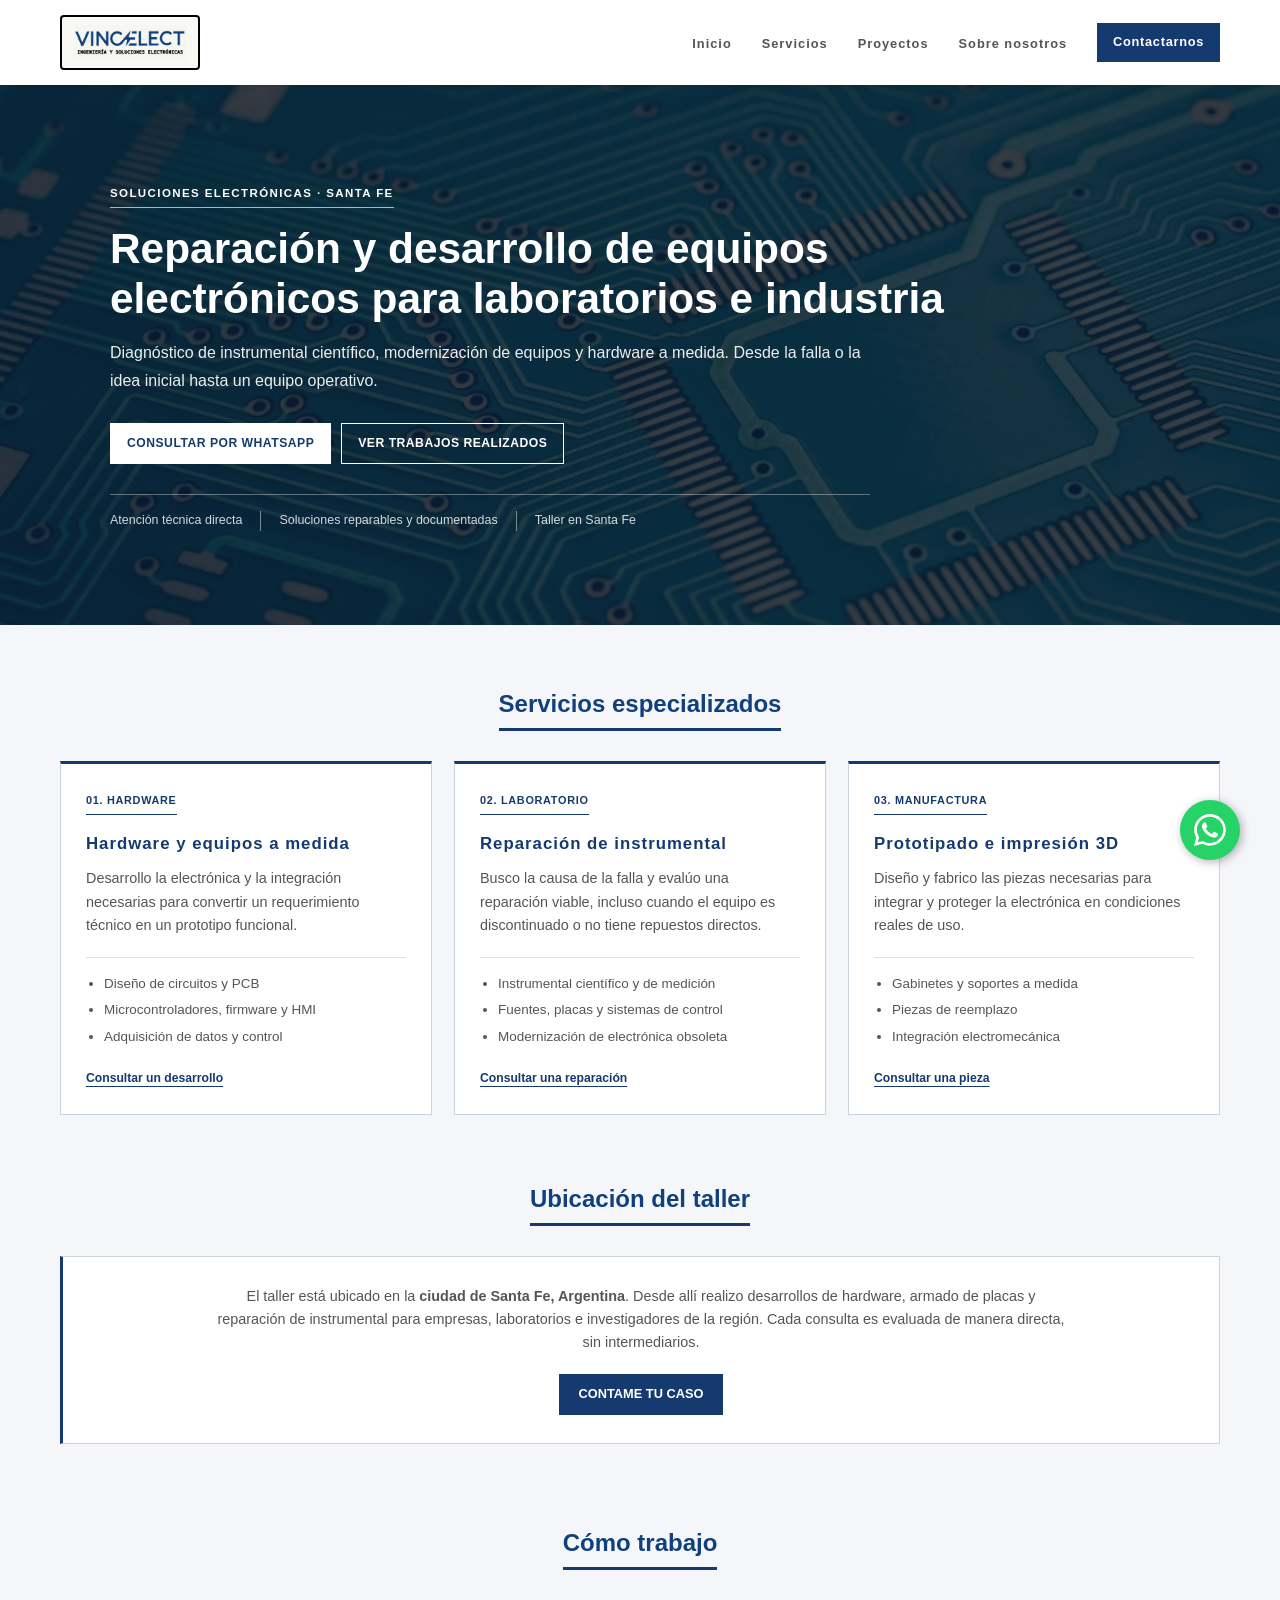
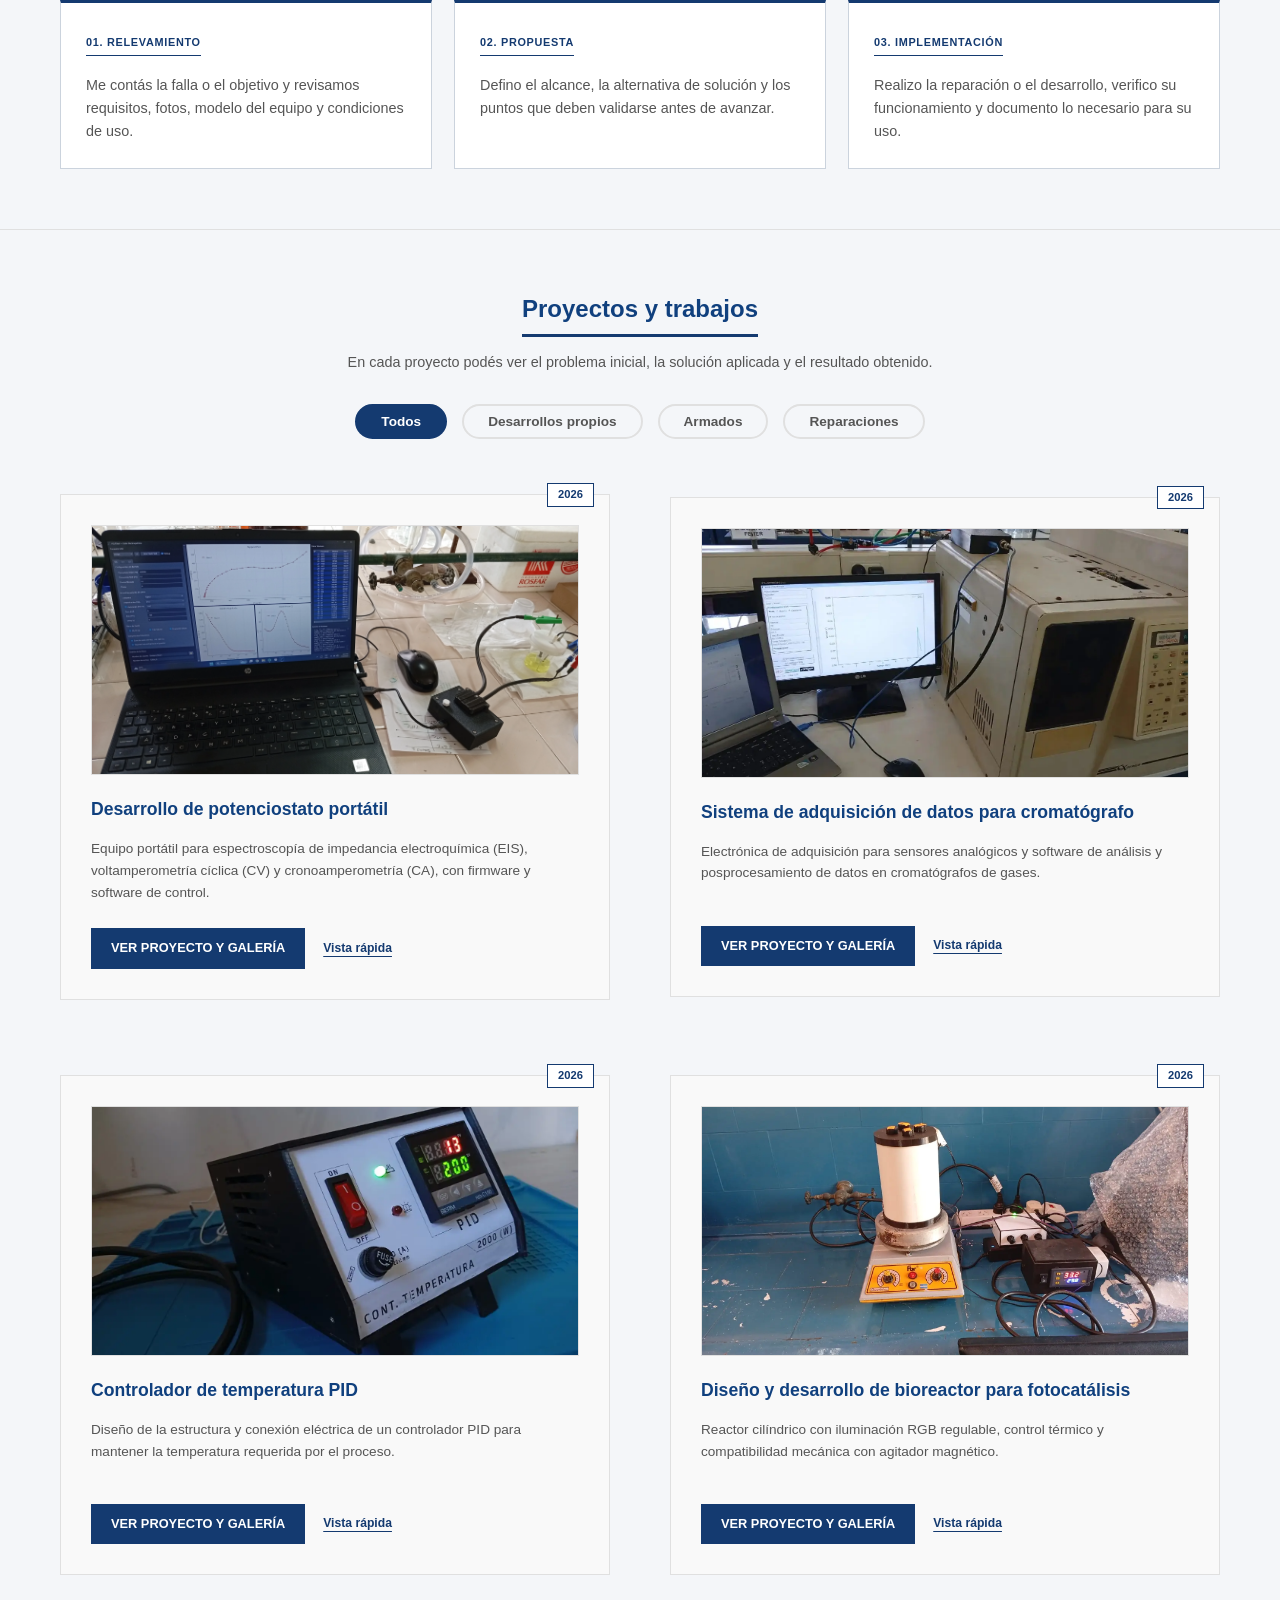
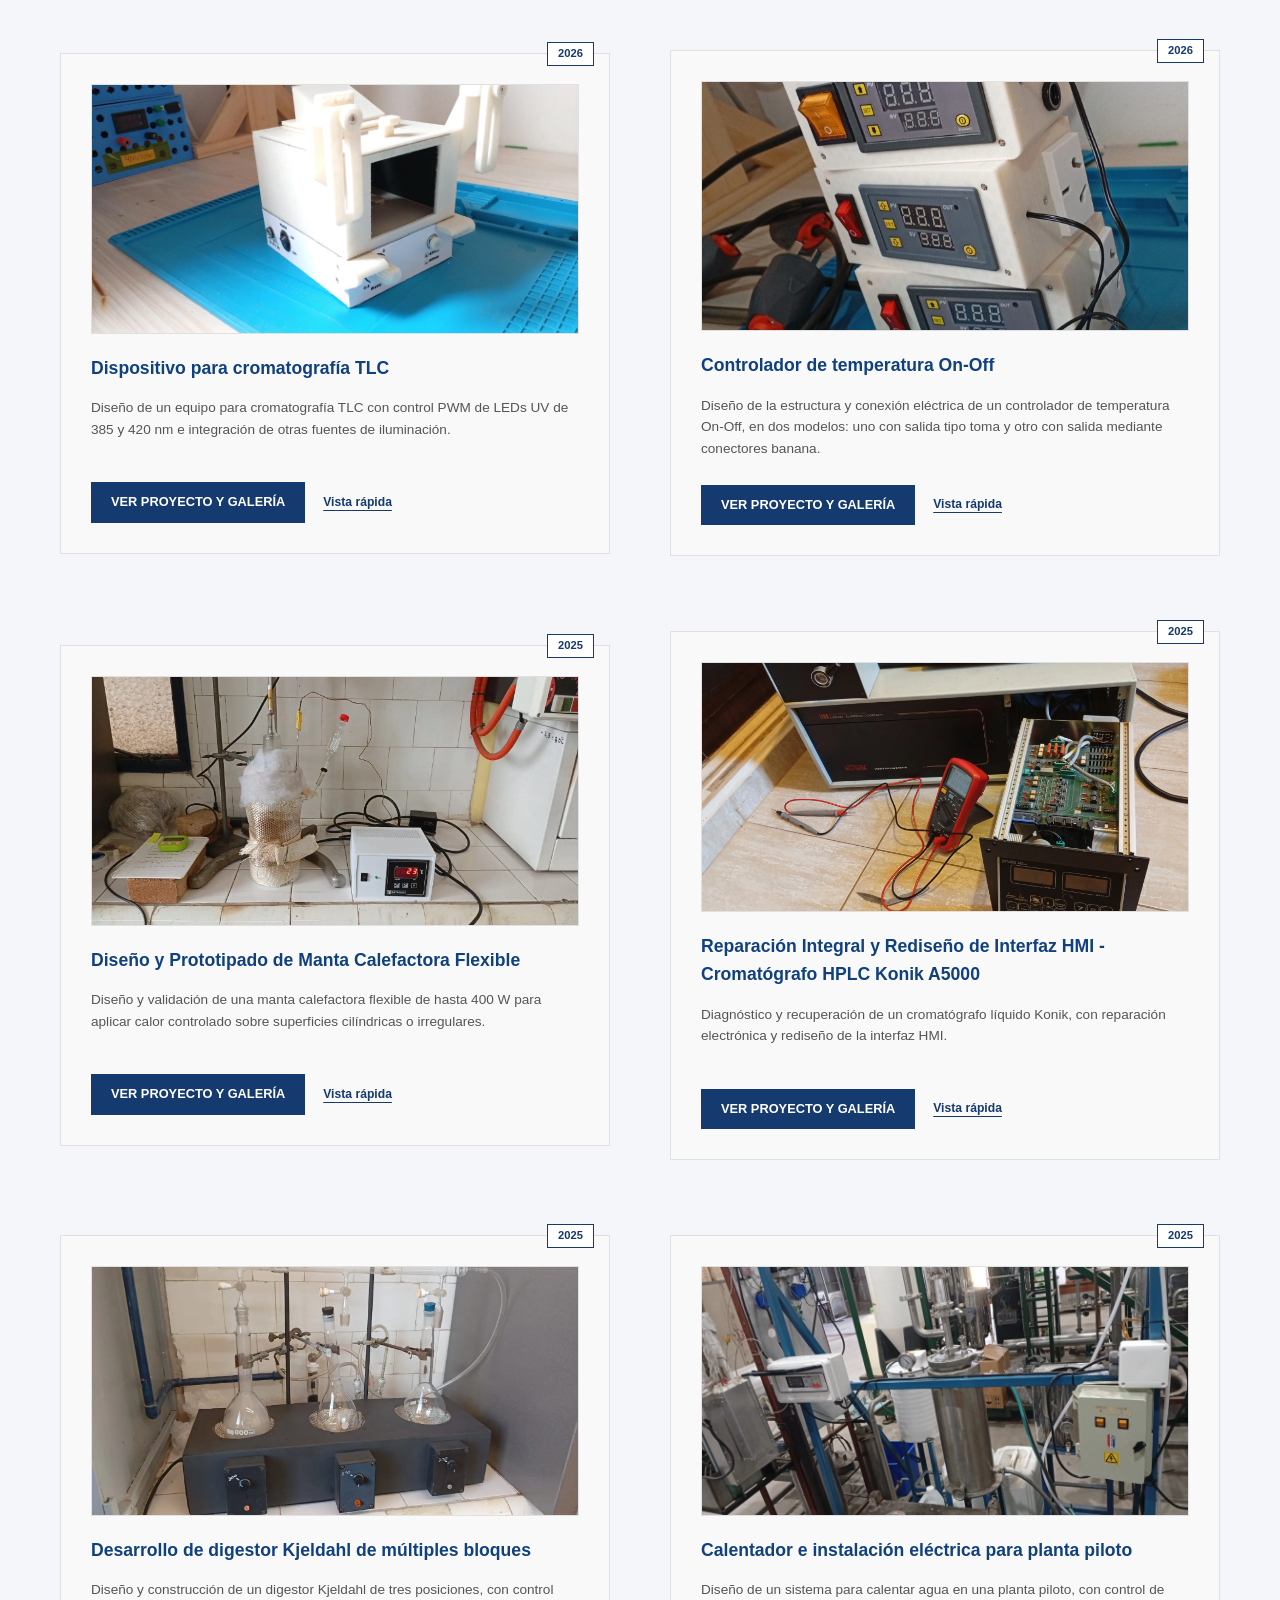
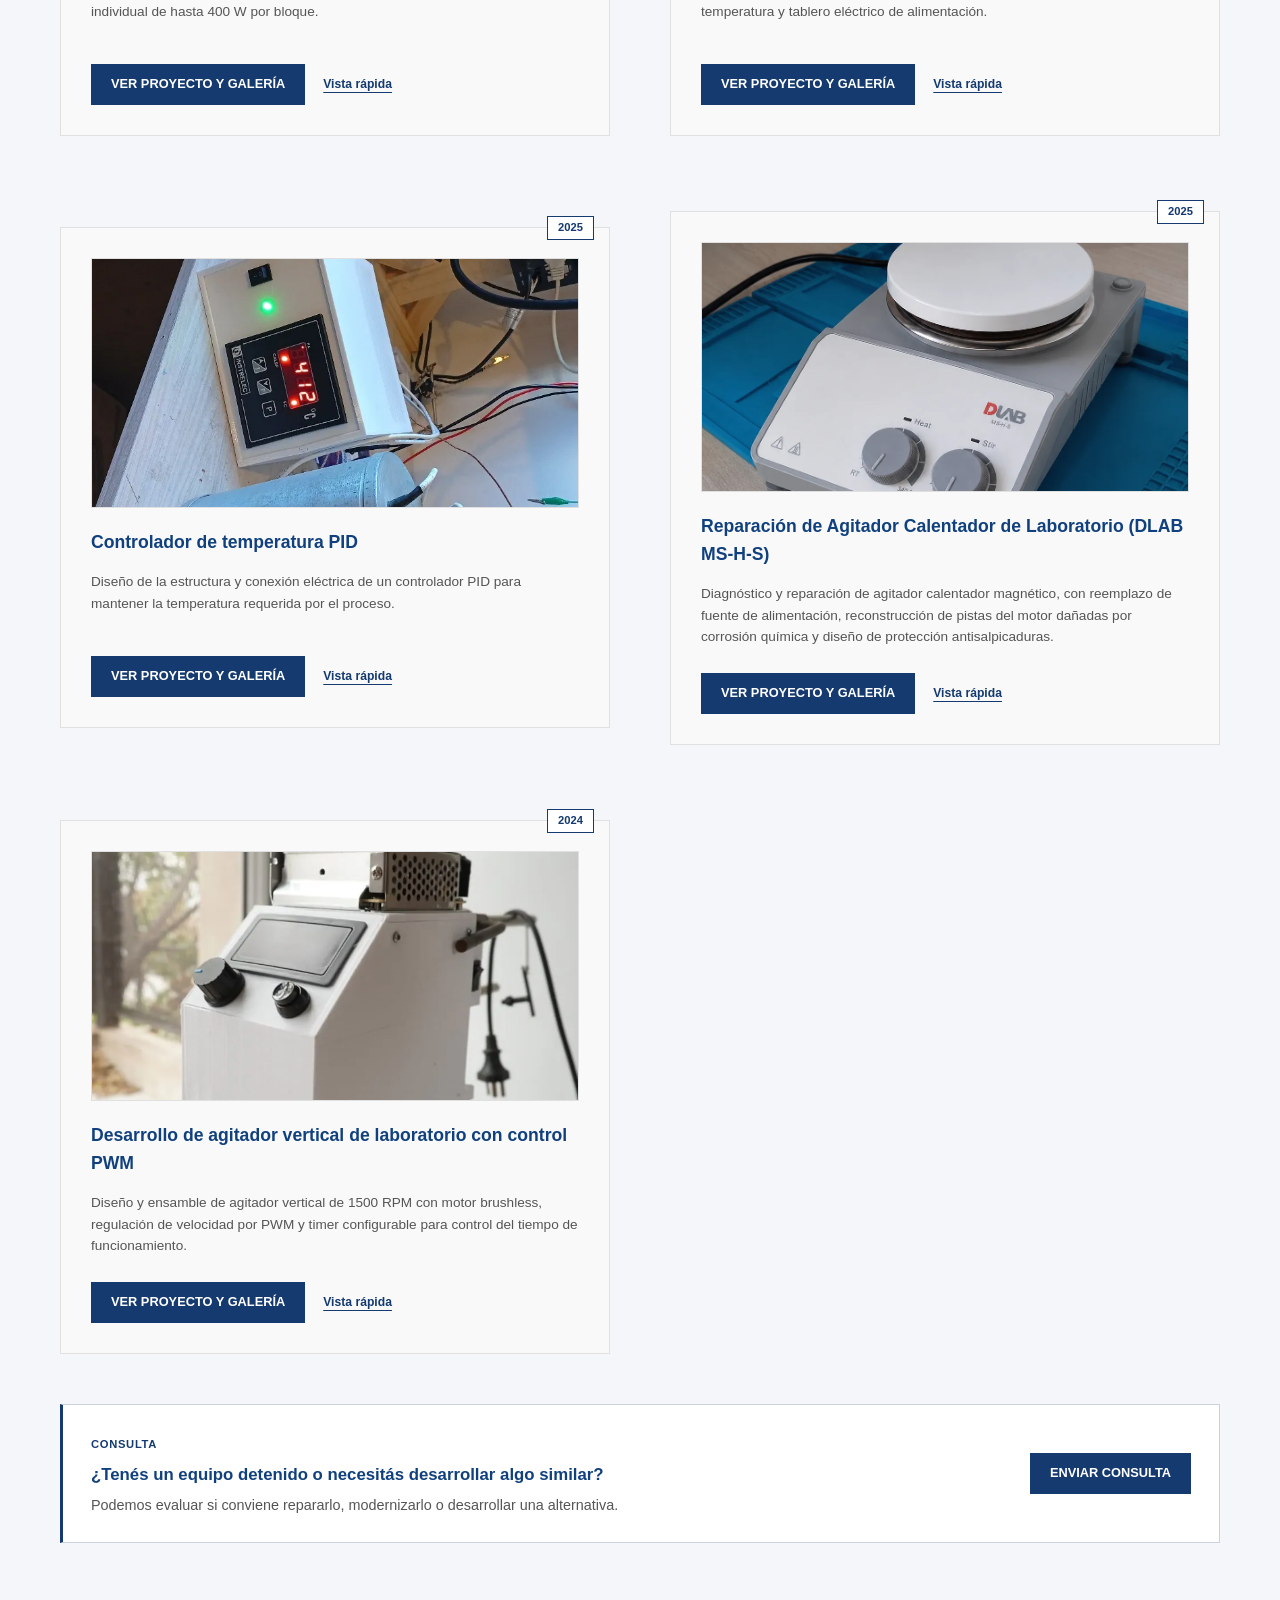
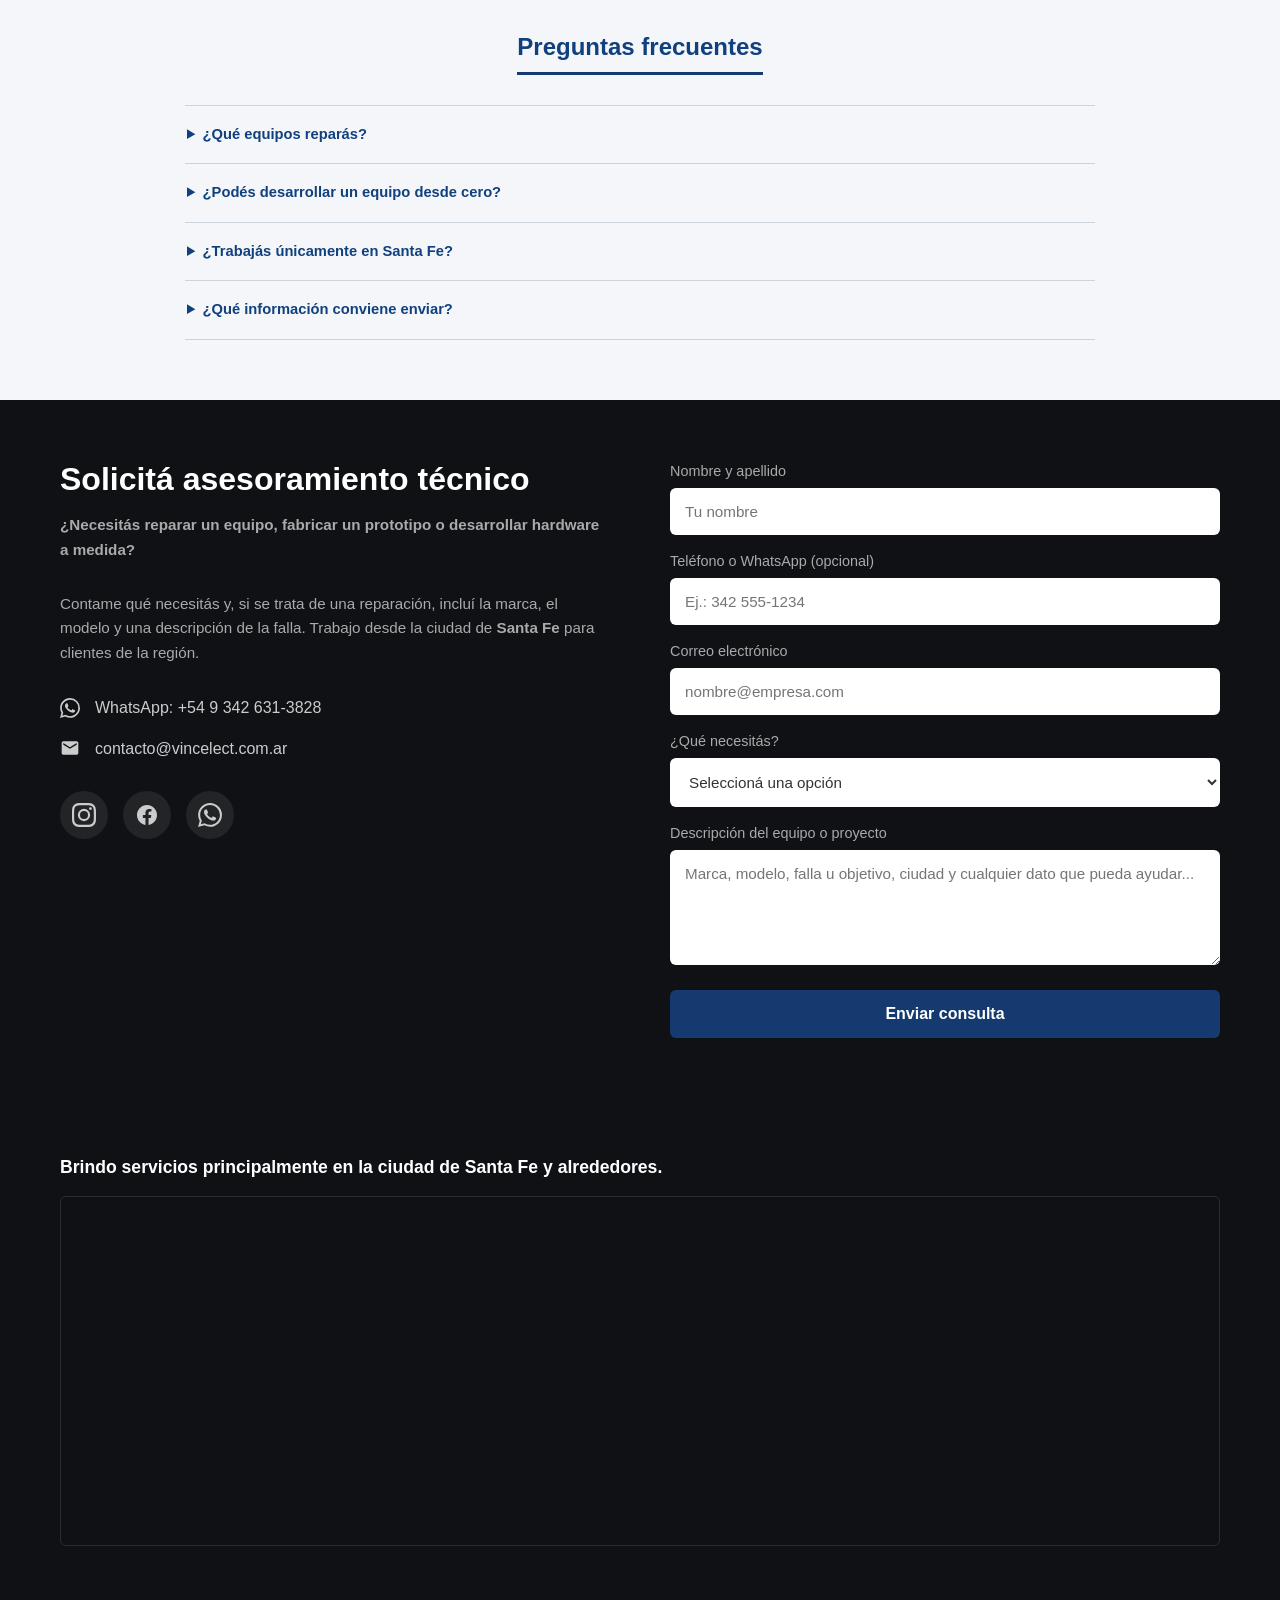
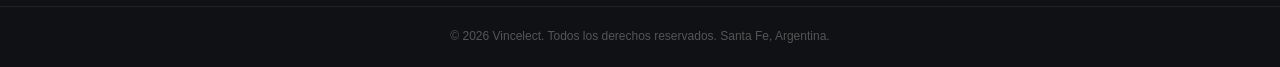
<file: index.html>
<!DOCTYPE html>
<html lang="es">
<head>
    <meta charset="UTF-8">
    <meta name="viewport" content="width=device-width, initial-scale=1.0">
    
    <!-- SEO Local -->
    <meta name="description" content="Diseño, reparación y modernización de equipos electrónicos para laboratorios e industria. Hardware a medida, instrumental científico e impresión 3D en Santa Fe.">
    <meta name="keywords" content="reparación de instrumental científico Santa Fe, diseño electrónico Santa Fe, hardware a medida, reparación de equipos de laboratorio, prototipado electrónico, impresión 3D técnica">
    <meta name="author" content="Vincelect">
    <meta name="robots" content="index, follow">
    <link rel="canonical" href="https://vincelect.com.ar/">
    
    <!-- Open Graph -->
    <meta property="og:title" content="Vincelect | Electrónica para laboratorios e industria">
    <meta property="og:description" content="Diseño, reparación y modernización de equipamiento electrónico e instrumental científico en Santa Fe.">
    <meta property="og:type" content="website">
    <meta property="og:url" content="https://vincelect.com.ar/">
    <meta property="og:image" content="https://vincelect.com.ar/placas-pcb-electronica-vincelect-santa-fe.webp">
    <meta property="og:locale" content="es_AR">
    <meta property="og:site_name" content="Vincelect">

    <!-- Twitter Card -->
    <meta name="twitter:card" content="summary_large_image">
    <meta name="twitter:title" content="Vincelect | Electrónica para laboratorios e industria">
    <meta name="twitter:description" content="Diseño, reparación y modernización de equipamiento electrónico e instrumental científico en Santa Fe.">
    <meta name="twitter:image" content="https://vincelect.com.ar/placas-pcb-electronica-vincelect-santa-fe.webp">
    
    <title>Reparación y Diseño Electrónico en Santa Fe | Vincelect</title>
    <link rel="preload" as="image" href="placas-pcb-electronica-vincelect-santa-fe.webp">
    <link rel="icon" type="image/webp" href="isotipo-vincelect.webp">
    <link rel="apple-touch-icon" href="apple-touch-icon.png">
    <link rel="preconnect" href="https://fonts.googleapis.com">
    <link rel="preconnect" href="https://fonts.gstatic.com" crossorigin>
    <link href="https://fonts.googleapis.com/css2?family=Space+Mono:ital,wght@0,400;0,700;1,400&display=swap" rel="stylesheet">
    <link rel="stylesheet" href="estilos.css?v=20260904-2">

    <!-- Datos Estructurados (JSON-LD) -->
    <script type="application/ld+json">
    {
      "@context": "https://schema.org",
      "@type": "ProfessionalService",
      "name": "Vincelect",
      "description": "Diseño, reparación y modernización de equipos electrónicos para laboratorios e industria.",
      "image": "https://vincelect.com.ar/placas-pcb-electronica-vincelect-santa-fe.webp",
      "@id": "https://vincelect.com.ar/",
      "url": "https://vincelect.com.ar/",
      "telephone": "+5493426313828",
      "email": "contacto@vincelect.com.ar",
      "address": {
        "@type": "PostalAddress",
        "streetAddress": "La Rioja 3705",
        "addressLocality": "Santa Fe",
        "addressRegion": "Santa Fe",
        "postalCode": "3000",
        "addressCountry": "AR"
      },
      "areaServed": [
        {"@type": "City", "name": "Santa Fe"},
        {"@type": "AdministrativeArea", "name": "Región Centro de Argentina"}
      ],
      "founder": {
        "@type": "Person",
        "name": "Ayrton Reinick"
      },
      "knowsAbout": [
        "Diseño electrónico",
        "Reparación de instrumental científico",
        "Prototipado de hardware",
        "Sistemas de control",
        "Impresión 3D técnica"
      ],
      "sameAs": [
        "https://www.facebook.com/profile.php?id=61593344301056",
        "https://www.instagram.com/vincelect/"
      ]
    }
    </script>
    <script type="application/ld+json">
    {
      "@context": "https://schema.org",
      "@type": "FAQPage",
      "mainEntity": [
        {
          "@type": "Question",
          "name": "¿Qué equipos repara Vincelect?",
          "acceptedAnswer": {
            "@type": "Answer",
            "text": "Vincelect diagnostica y repara instrumental científico, equipos de medición, placas electrónicas, fuentes de alimentación y sistemas de control para laboratorios e industria."
          }
        },
        {
          "@type": "Question",
          "name": "¿Vincelect desarrolla equipos electrónicos a medida?",
          "acceptedAnswer": {
            "@type": "Answer",
            "text": "Sí. El servicio puede abarcar el circuito electrónico, PCB, firmware, interfaz de usuario, gabinete y validación funcional del prototipo."
          }
        },
        {
          "@type": "Question",
          "name": "¿Dónde brinda servicio Vincelect?",
          "acceptedAnswer": {
            "@type": "Answer",
            "text": "El taller está en la ciudad de Santa Fe y atiende consultas de empresas, laboratorios e investigadores de la región."
          }
        }
      ]
    }
    </script>
    <script src="rutas-locales.js" defer></script>
</head>
<body>

    <header class="site-header">
        <div class="container header-content">
            <!-- Cambiamos #inicio por / -->
            <a href="/" class="logo">
                <div class="logo-frame">
                    <img src="logo-vincelect-ingenieria-electronica.webp" alt="Logotipo Vincelect Ingeniería Santa Fe">
                </div>
            </a>
            <nav class="main-nav">
                <ul>
                    <li><a href="#inicio">Inicio</a></li>
                    <li><a href="#servicios">Servicios</a></li>
                    <li><a href="/#proyectos">Proyectos</a></li>
                    <!-- Le borramos el .html al fInal del href -->
                    <li><a href="/sobre-nosotros">Sobre nosotros</a></li>
                    <li><a href="#contacto" class="btn-primary nav-contact">Contactarnos</a></li>
                </ul>
            </nav>
        </div>
    </header>

    <main>
        <section id="inicio" class="hero">
            <div class="hero-bg-container">
                <img src="placas-pcb-electronica-vincelect-santa-fe.webp" fetchpriority="high" alt="Diseño y diagnóstico de placas electrónicas en el taller de Vincelect">
            </div>
            <div class="container hero-content">
                <p class="eyebrow">SOLUCIONES ELECTRÓNICAS · SANTA FE</p>
                <h1>Reparación y desarrollo de equipos electrónicos para laboratorios e industria</h1>
                <p class="hero-lead">Diagnóstico de instrumental científico, modernización de equipos y hardware a medida. Desde la falla o la idea inicial hasta un equipo operativo.</p>
                <div class="hero-actions">
                    <a class="btn-primary" href="https://wa.me/5493426313828?text=Hola%20Ayrton,%20vi%20la%20web%20de%20Vincelect%20y%20quiero%20consultarte%20por%20un%20equipo." target="_blank" rel="noopener noreferrer">CONSULTAR POR WHATSAPP</a>
                    <a class="btn-secondary" href="#proyectos">VER TRABAJOS REALIZADOS</a>
                </div>
                <ul class="hero-proof" aria-label="Características del servicio">
                    <li>Atención técnica directa</li>
                    <li>Soluciones reparables y documentadas</li>
                    <li>Taller en Santa Fe</li>
                </ul>
            </div>
        </section>

        <!-- NUEVA SECCIÓN DE SERVICIOS DIGERIDOS -->
        <section id="servicios" class="section-padding container">
            <div class="section-title text-center">
                <h2>Servicios especializados</h2>
            </div>
            <div class="grid-3 text-center services-grid">
                <div class="info-box service-card">
                    <span class="badge service-badge">01. HARDWARE</span>
                    <h3 class="info-title">Hardware y equipos a medida</h3>
                    <p>Desarrollo la electrónica y la integración necesarias para convertir un requerimiento técnico en un prototipo funcional.</p>
                    <ul class="service-points">
                        <li>Diseño de circuitos y PCB</li>
                        <li>Microcontroladores, firmware y HMI</li>
                        <li>Adquisición de datos y control</li>
                    </ul>
                    <a href="#contacto" class="service-link">Consultar un desarrollo</a>
                </div>
                <div class="info-box service-card">
                    <span class="badge service-badge">02. LABORATORIO</span>
                    <h3 class="info-title">Reparación de instrumental</h3>
                    <p>Busco la causa de la falla y evalúo una reparación viable, incluso cuando el equipo es discontinuado o no tiene repuestos directos.</p>
                    <ul class="service-points">
                        <li>Instrumental científico y de medición</li>
                        <li>Fuentes, placas y sistemas de control</li>
                        <li>Modernización de electrónica obsoleta</li>
                    </ul>
                    <a href="#contacto" class="service-link">Consultar una reparación</a>
                </div>
                <div class="info-box service-card">
                    <span class="badge service-badge">03. MANUFACTURA</span>
                    <h3 class="info-title">Prototipado e impresión 3D</h3>
                    <p>Diseño y fabrico las piezas necesarias para integrar y proteger la electrónica en condiciones reales de uso.</p>
                    <ul class="service-points">
                        <li>Gabinetes y soportes a medida</li>
                        <li>Piezas de reemplazo</li>
                        <li>Integración electromecánica</li>
                    </ul>
                    <a href="#contacto" class="service-link">Consultar una pieza</a>
                </div>
            </div>

            <div class="section-title text-center location-title">
                <h2>Ubicación del taller</h2>
            </div>
            <div class="info-box text-center location-box">
                <p>El taller está ubicado en la <strong>ciudad de Santa Fe, Argentina</strong>. Desde allí realizo desarrollos de hardware, armado de placas y reparación de instrumental para empresas, laboratorios e investigadores de la región. Cada consulta es evaluada de manera directa, sin intermediarios.</p>
                <a href="#contacto" class="btn-primary">CONTAME TU CASO</a>
            </div>

        </section>

        <section class="section-padding container process-section" aria-labelledby="proceso-titulo">
            <div class="section-title text-center">
                <h2 id="proceso-titulo">Cómo trabajo</h2>
            </div>
            <div class="grid-3 process-grid">
                <article class="info-box process-card">
                    <span class="badge">01. RELEVAMIENTO</span>
                    <p>Me contás la falla o el objetivo y revisamos requisitos, fotos, modelo del equipo y condiciones de uso.</p>
                </article>
                <article class="info-box process-card">
                    <span class="badge">02. PROPUESTA</span>
                    <p>Defino el alcance, la alternativa de solución y los puntos que deben validarse antes de avanzar.</p>
                </article>
                <article class="info-box process-card">
                    <span class="badge">03. IMPLEMENTACIÓN</span>
                    <p>Realizo la reparación o el desarrollo, verifico su funcionamiento y documento lo necesario para su uso.</p>
                </article>
            </div>
        </section>

        <hr class="divider">

        <section id="proyectos" class="section-padding container projects-section">
            <div class="section-title text-center">
                <h2>Proyectos y trabajos</h2>
                <p class="section-lead">En cada proyecto podés ver el problema inicial, la solución aplicada y el resultado obtenido.</p>
            </div>
            
            <div class="portfolio-tabs">
                <button type="button" class="tab-btn active" aria-pressed="true" onclick="filtrarProyectos(event, 'todos')">Todos</button>
                <button type="button" class="tab-btn" aria-pressed="false" onclick="filtrarProyectos(event, 'desarrollo')">Desarrollos propios</button>
                <button type="button" class="tab-btn" aria-pressed="false" onclick="filtrarProyectos(event, 'armado')">Armados</button>
                <button type="button" class="tab-btn" aria-pressed="false" onclick="filtrarProyectos(event, 'reparacion')">Reparaciones</button>
            </div>
            
            <div class="grid-2 gap-large" id="contenedor-tarjetas">
                <!-- INICIO-TARJETAS -->

                <div class="project-card" data-tipo="desarrollo">
                    <img src="potenciostato-portatil-eis-01.webp" alt="Vista miniatura del proyecto: Desarrollo de potenciostato portátil" class="card-img" loading="lazy">
                    <span class="badge right">2026</span>
                    <h3>Desarrollo de potenciostato portátil</h3>
                    <p>Equipo portátil para espectroscopía de impedancia electroquímica (EIS), voltamperometría cíclica (CV) y cronoamperometría (CA), con firmware y software de control.</p>
                    <div class="project-links">
                        <a href="/proyectos/potenciostato-portatil-eis/" class="btn-primary">VER PROYECTO Y GALERÍA</a>
                        <a href="#modal-proyecto-4" class="service-link">Vista rápida</a>
                    </div>
                </div>
                <div class="project-card" data-tipo="desarrollo">
                    <img src="daq-cromatografo-gases-01.webp" alt="Vista miniatura del proyecto: Sistema de adquisición de datos para cromatógrafo" class="card-img" loading="lazy">
                    <span class="badge right">2026</span>
                    <h3>Sistema de adquisición de datos para cromatógrafo</h3>
                    <p>Electrónica de adquisición para sensores analógicos y software de análisis y posprocesamiento de datos en cromatógrafos de gases.</p>
                    <div class="project-links">
                        <a href="/proyectos/sistema-adquisicion-datos-cromatografo-gases/" class="btn-primary">VER PROYECTO Y GALERÍA</a>
                        <a href="#modal-proyecto-1" class="service-link">Vista rápida</a>
                    </div>
                </div>
                <div class="project-card" data-tipo="armado">
                    <img src="controlador-temperatura-pid-2026-01.webp" alt="Vista miniatura del proyecto: Controlador de temperatura PID" class="card-img" loading="lazy">
                    <span class="badge right">2026</span>
                    <h3>Controlador de temperatura PID</h3>
                    <p>Diseño de la estructura y conexión eléctrica de un controlador PID para mantener la temperatura requerida por el proceso.</p>
                    <div class="project-links">
                        <a href="/proyectos/controlador-temperatura-pid-2026/" class="btn-primary">VER PROYECTO Y GALERÍA</a>
                        <a href="#modal-proyecto-6" class="service-link">Vista rápida</a>
                    </div>
                </div>
                <div class="project-card" data-tipo="desarrollo">
                    <img src="bioreactor-fotocatalisis-01.webp" alt="Vista miniatura del proyecto: Diseño y desarrollo de bioreactor para fotocatálisis" class="card-img" loading="lazy">
                    <span class="badge right">2026</span>
                    <h3>Diseño y desarrollo de bioreactor para fotocatálisis</h3>
                    <p>Reactor cilíndrico con iluminación RGB regulable, control térmico y compatibilidad mecánica con agitador magnético.</p>
                    <div class="project-links">
                        <a href="/proyectos/reactor-fotocatalisis/" class="btn-primary">VER PROYECTO Y GALERÍA</a>
                        <a href="#modal-proyecto-2" class="service-link">Vista rápida</a>
                    </div>
                </div>
                <div class="project-card" data-tipo="desarrollo">
                    <img src="dispositivo-cromatografia-tlc-01.webp" alt="Vista miniatura del proyecto: Dispositivo para cromatografía TLC" class="card-img" loading="lazy">
                    <span class="badge right">2026</span>
                    <h3>Dispositivo para cromatografía TLC</h3>
                    <p>Diseño de un equipo para cromatografía TLC con control PWM de LEDs UV de 385 y 420 nm e integración de otras fuentes de iluminación.</p>
                    <div class="project-links">
                        <a href="/proyectos/dispositivo-cromatografia-tlc/" class="btn-primary">VER PROYECTO Y GALERÍA</a>
                        <a href="#modal-proyecto-3" class="service-link">Vista rápida</a>
                    </div>
                </div>
                <div class="project-card" data-tipo="armado">
                    <img src="controlador-temperatura-on-off-modelos-01.webp" alt="Vista miniatura del proyecto: Controlador de temperatura On-Off" class="card-img" loading="lazy">
                    <span class="badge right">2026</span>
                    <h3>Controlador de temperatura On-Off</h3>
                    <p>Diseño de la estructura y conexión eléctrica de un controlador de temperatura On-Off, en dos modelos: uno con salida tipo toma y otro con salida mediante conectores banana.</p>
                    <div class="project-links">
                        <a href="/proyectos/controlador-temperatura-on-off/" class="btn-primary">VER PROYECTO Y GALERÍA</a>
                        <a href="#modal-proyecto-13" class="service-link">Vista rápida</a>
                    </div>
                </div>

                <div class="project-card" data-tipo="desarrollo">
                    <img src="manta-calefactora-flexible-01.webp" alt="Vista miniatura del proyecto: Diseño y Prototipado de Manta Calefactora Flexible" class="card-img" loading="lazy">
                    <span class="badge right">2025</span>
                    <h3>Diseño y Prototipado de Manta Calefactora Flexible</h3>
                    <p>Diseño y validación de una manta calefactora flexible de hasta 400 W para aplicar calor controlado sobre superficies cilíndricas o irregulares.</p>
                    <div class="project-links">
                        <a href="/proyectos/manta-calefactora-flexible/" class="btn-primary">VER PROYECTO Y GALERÍA</a>
                        <a href="#modal-proyecto-8" class="service-link">Vista rápida</a>
                    </div>
                </div>
                <div class="project-card" data-tipo="reparacion">
                    <img src="reparacion-hplc-konik-a5000-01.webp" alt="Vista miniatura del proyecto: Reparación Integral y Rediseño de Interfaz HMI - Cromatógrafo HPLC Konik A5000" class="card-img" loading="lazy">
                    <span class="badge right">2025</span>
                    <h3>Reparación Integral y Rediseño de Interfaz HMI - Cromatógrafo HPLC Konik A5000</h3>
                    <p>Diagnóstico y recuperación de un cromatógrafo líquido Konik, con reparación electrónica y rediseño de la interfaz HMI.</p>
                    <div class="project-links">
                        <a href="/proyectos/reparacion-hplc-konik-a5000/" class="btn-primary">VER PROYECTO Y GALERÍA</a>
                        <a href="#modal-proyecto-9" class="service-link">Vista rápida</a>
                    </div>
                </div>
                <div class="project-card" data-tipo="desarrollo">
                    <img src="digestor-kjeldahl-3-bloques-01.webp" alt="Vista miniatura del proyecto: Desarrollo de digestor Kjeldahl de múltiples bloques" class="card-img" loading="lazy">
                    <span class="badge right">2025</span>
                    <h3>Desarrollo de digestor Kjeldahl de múltiples bloques</h3>
                    <p>Diseño y construcción de un digestor Kjeldahl de tres posiciones, con control individual de hasta 400 W por bloque.</p>
                    <div class="project-links">
                        <a href="/proyectos/digestor-kjeldahl-3-bloques/" class="btn-primary">VER PROYECTO Y GALERÍA</a>
                        <a href="#modal-proyecto-5" class="service-link">Vista rápida</a>
                    </div>
                </div>
                <div class="project-card" data-tipo="armado">
                    <img src="calentador-planta-piloto-aceite-uva-01.webp" alt="Vista miniatura del proyecto: Calentador e instalación eléctrica para planta piloto" class="card-img" loading="lazy">
                    <span class="badge right">2025</span>
                    <h3>Calentador e instalación eléctrica para planta piloto</h3>
                    <p>Diseño de un sistema para calentar agua en una planta piloto, con control de temperatura y tablero eléctrico de alimentación.</p>
                    <div class="project-links">
                        <a href="/proyectos/calentador-planta-piloto/" class="btn-primary">VER PROYECTO Y GALERÍA</a>
                        <a href="#modal-proyecto-7" class="service-link">Vista rápida</a>
                    </div>
                </div>
                <div class="project-card" data-tipo="armado">
                    <img src="controlador-temperatura-pid-2025-01.webp" alt="Vista miniatura del proyecto: Controlador de temperatura PID" class="card-img" loading="lazy">
                    <span class="badge right">2025</span>
                    <h3>Controlador de temperatura PID</h3>
                    <p>Diseño de la estructura y conexión eléctrica de un controlador PID para mantener la temperatura requerida por el proceso.</p>
                    <div class="project-links">
                        <a href="/proyectos/controlador-temperatura-pid-2025/" class="btn-primary">VER PROYECTO Y GALERÍA</a>
                        <a href="#modal-proyecto-10" class="service-link">Vista rápida</a>
                    </div>
                </div>
                <div class="project-card" data-tipo="reparacion">
                    <img src="reparacion-agitador-calentador-dlab-01.webp" alt="Vista miniatura del proyecto: Reparación de Agitador Calentador de Laboratorio (DLAB MS-H-S)" class="card-img" loading="lazy">
                    <span class="badge right">2025</span>
                    <h3>Reparación de Agitador Calentador de Laboratorio (DLAB MS-H-S)</h3>
                    <p>Diagnóstico y reparación de agitador calentador magnético, con reemplazo de fuente de alimentación, reconstrucción de pistas del motor dañadas por corrosión química y diseño de protección antisalpicaduras.</p>
                    <div class="project-links">
                        <a href="/proyectos/reparacion-agitador-calentador-dlab/" class="btn-primary">VER PROYECTO Y GALERÍA</a>
                        <a href="#modal-proyecto-12" class="service-link">Vista rápida</a>
                    </div>
                </div>
                <div class="project-card" data-tipo="desarrollo">
                    <img src="agitador-vertical-pwm-laboratorio-01.webp" alt="Vista miniatura del proyecto: Desarrollo de agitador vertical de laboratorio con control PWM" class="card-img" loading="lazy">
                    <span class="badge right">2024</span>
                    <h3>Desarrollo de agitador vertical de laboratorio con control PWM</h3>
                    <p>Diseño y ensamble de agitador vertical de 1500 RPM con motor brushless, regulación de velocidad por PWM y timer configurable para control del tiempo de funcionamiento.</p>
                    <div class="project-links">
                        <a href="/proyectos/agitador-vertical-pwm-laboratorio/" class="btn-primary">VER PROYECTO Y GALERÍA</a>
                        <a href="#modal-proyecto-11" class="service-link">Vista rápida</a>
                    </div>
                </div>
            <!-- FIN-TARJETAS -->
            </div>
            <div id="contenedor-modales">
                <!-- INICIO-MODALES -->

                <div id="modal-proyecto-4" class="modal-overlay">
                    <div class="modal-content">
                        <a href="#proyectos" class="modal-close" aria-label="Cerrar modal de proyecto">×</a>
                        <div class="modal-header">
                            <span class="tag-title">VALIDACIÓN</span>
                            <span class="tag-date">2026-08</span>
                            <h2>Desarrollo de potenciostato portátil</h2>
                            <a href="/proyectos/potenciostato-portatil-eis/" class="service-link">Abrir página del proyecto</a>
                        </div>
                        <div class="modal-grid">
                            <div class="modal-gallery-container">
                                <img id="main-img-p4" src="potenciostato-portatil-eis-01.webp" class="modal-main-img" alt="Imagen en detalle: Desarrollo de potenciostato portátil">
                                <div class="modal-thumbnails">
                                    <img src="potenciostato-portatil-eis-01.webp" alt="Miniatura de la galería de Desarrollo de potenciostato portátil" onclick="cambiarImagen('main-img-p4', this.src)" class="thumb" loading="lazy"><img src="potenciostato-portatil-eis-03.webp" alt="Miniatura de la galería de Desarrollo de potenciostato portátil" onclick="cambiarImagen('main-img-p4', this.src)" class="thumb" loading="lazy"><img src="potenciostato-portatil-eis-04.webp" alt="Miniatura de la galería de Desarrollo de potenciostato portátil" onclick="cambiarImagen('main-img-p4', this.src)" class="thumb" loading="lazy">
                                </div>
                            </div>
                            <div class="modal-info">
                                <h4 class="info-title">⚙️ 1. TECNOLOGÍAS APLICADAS</h4>
                                <div class="tech-tags">
                                    <span class="tech-tag">• Front-end analógico AD5940</span><span class="tech-tag">• Impresión 3D</span><span class="tech-tag">• Procesamiento matemático</span><span class="tech-tag">• Diseño de PCB</span><span class="tech-tag">• Integración con software</span>
                                </div>
                                <div class="info-block">
                                    <h4 class="info-title">🎯 2. NECESIDAD A SOLUCIONAR</h4>
                                    <p>Se requería un potenciostato para analizar muestras electroquímicas. Debido al alto costo de los equipos comerciales (alrededor de USD 10.000) y la dificultad para conseguirlos en el país, se solicitó desarrollar una alternativa desde cero.</p>
                                </div>
                                <div class="info-block">
                                    <h4 class="info-title">💡 3. SOLUCIÓN DESARROLLADA</h4>
                                    <p>Se desarrolló un equipo compacto y portátil basado en el front-end analógico AD5940, con alimentación USB, firmware de adquisición y software HMI para configurar ensayos y visualizar resultados desde una PC.</p>
                                </div>
                                
                    <div class="info-block">
                        <h4 class="info-title">📈 4. BENEFICIOS</h4>
                        <ul class="info-list">
                            <li>Dispositivo con precisión y exactitud de equipos comerciales.</li><li>Costo final de un 30% respecto a equipos de la misma capacidad.</li><li>Equipo compacto y de bajo consumo, ideal para utilizarse en análisis de campo.</li>
                        </ul>
                    </div>
                            </div>
                        </div>
                    </div>
                </div>
                <div id="modal-proyecto-1" class="modal-overlay">
                    <div class="modal-content">
                        <a href="#proyectos" class="modal-close" aria-label="Cerrar modal de proyecto">×</a>
                        <div class="modal-header">
                            <span class="tag-title">MICROCONTROLADORES</span>
                            <span class="tag-date">2026-06</span>
                            <h2>Sistema de adquisición de datos para cromatógrafo</h2>
                            <a href="/proyectos/sistema-adquisicion-datos-cromatografo-gases/" class="service-link">Abrir página del proyecto</a>
                        </div>
                        <div class="modal-grid">
                            <div class="modal-gallery-container">
                                <img id="main-img-p1" src="daq-cromatografo-gases-01.webp" class="modal-main-img" alt="Imagen en detalle: Sistema de adquisición de datos para cromatógrafo">
                                <div class="modal-thumbnails">
                                    <img src="daq-cromatografo-gases-01.webp" alt="Miniatura de la galería de Sistema de adquisición de datos para cromatógrafo" onclick="cambiarImagen('main-img-p1', this.src)" class="thumb" loading="lazy"><img src="daq-cromatografo-gases-02.webp" alt="Miniatura de la galería de Sistema de adquisición de datos para cromatógrafo" onclick="cambiarImagen('main-img-p1', this.src)" class="thumb" loading="lazy"><img src="daq-cromatografo-gases-03.webp" alt="Miniatura de la galería de Sistema de adquisición de datos para cromatógrafo" onclick="cambiarImagen('main-img-p1', this.src)" class="thumb" loading="lazy">
                                </div>
                            </div>
                            <div class="modal-info">
                                <h4 class="info-title">⚙️ 1. TECNOLOGÍAS APLICADAS</h4>
                                <div class="tech-tags">
                                    <span class="tech-tag">• Microcontrolador</span><span class="tech-tag">• Integración con Software</span><span class="tech-tag">• Adquisición de alta precisión y velocidad</span>
                                </div>
                                <div class="info-block">
                                    <h4 class="info-title">🎯 2. NECESIDAD A SOLUCIONAR</h4>
                                    <p>Se requería modernizar el sistema de lectura de un cromatógrafo de gases, reemplazando el registro obsoleto por un sistema digital que permitiera la captura, almacenamiento y análisis de datos en tiempo real de forma confiable.</p>
                                </div>
                                <div class="info-block">
                                    <h4 class="info-title">💡 3. SOLUCIÓN DESARROLLADA</h4>
                                    <p>Se diseñó y ensambló una placa de adquisición de datos (DAQ) a medida, utilizando microcontroladores y conversores ADC de alta resolución, integrada a un software de escritorio desarrollado para el posprocesamiento de la información.</p>
                                </div>
                                
                    <div class="info-block">
                        <h4 class="info-title">📈 4. BENEFICIOS</h4>
                        <ul class="info-list">
                            <li>Mayor precisión en la lectura de picos cromatográficos.</li><li>Automatización del almacenamiento y gestión de resultados.</li><li>Reducción drástica de tiempos de análisis y exportación directa a formato digital.</li>
                        </ul>
                    </div>
                            </div>
                        </div>
                    </div>
                </div>
                <div id="modal-proyecto-6" class="modal-overlay">
                    <div class="modal-content">
                        <a href="#proyectos" class="modal-close" aria-label="Cerrar modal de proyecto">×</a>
                        <div class="modal-header">
                            <span class="tag-title">VALIDACIÓN</span>
                            <span class="tag-date">2026-06</span>
                            <h2>Controlador de temperatura PID</h2>
                            <a href="/proyectos/controlador-temperatura-pid-2026/" class="service-link">Abrir página del proyecto</a>
                        </div>
                        <div class="modal-grid">
                            <div class="modal-gallery-container">
                                <img id="main-img-p6" src="controlador-temperatura-pid-2026-01.webp" class="modal-main-img" alt="Imagen en detalle: Controlador de temperatura PID">
                                <div class="modal-thumbnails">
                                    <img src="controlador-temperatura-pid-2026-01.webp" alt="Miniatura de la galería de Controlador de temperatura PID" onclick="cambiarImagen('main-img-p6', this.src)" class="thumb" loading="lazy"><img src="controlador-temperatura-pid-2026-02.webp" alt="Miniatura de la galería de Controlador de temperatura PID" onclick="cambiarImagen('main-img-p6', this.src)" class="thumb" loading="lazy"><img src="controlador-temperatura-pid-2026-03.webp" alt="Miniatura de la galería de Controlador de temperatura PID" onclick="cambiarImagen('main-img-p6', this.src)" class="thumb" loading="lazy"><img src="controlador-temperatura-pid-2026-04.webp" alt="Miniatura de la galería de Controlador de temperatura PID" onclick="cambiarImagen('main-img-p6', this.src)" class="thumb" loading="lazy">
                                </div>
                            </div>
                            <div class="modal-info">
                                <h4 class="info-title">⚙️ 1. TECNOLOGÍAS APLICADAS</h4>
                                <div class="tech-tags">
                                    <span class="tech-tag">• Control PID</span><span class="tech-tag">• Diseño de estructura</span><span class="tech-tag">• Conexión eléctrica</span>
                                </div>
                                <div class="info-block">
                                    <h4 class="info-title">🎯 2. NECESIDAD A SOLUCIONAR</h4>
                                    <p>Se requería un sistema confiable para el control de temperatura del proceso.</p>
                                </div>
                                <div class="info-block">
                                    <h4 class="info-title">💡 3. SOLUCIÓN DESARROLLADA</h4>
                                    <p>Se armó un controlador PID asegurando el cumplimiento de las variables térmicas requeridas.</p>
                                </div>
                                
                    <div class="info-block">
                        <h4 class="info-title">📈 4. BENEFICIOS</h4>
                        <ul class="info-list">
                            <li>Mayor precisión en el control de temperatura.</li><li>Cumplimiento estricto del proceso.</li>
                        </ul>
                    </div>
                            </div>
                        </div>
                    </div>
                </div>
                <div id="modal-proyecto-2" class="modal-overlay">
                    <div class="modal-content">
                        <a href="#proyectos" class="modal-close" aria-label="Cerrar modal de proyecto">×</a>
                        <div class="modal-header">
                            <span class="tag-title">VALIDACIÓN</span>
                            <span class="tag-date">2026-05</span>
                            <h2>Diseño y desarrollo de bioreactor para fotocatálisis</h2>
                            <a href="/proyectos/reactor-fotocatalisis/" class="service-link">Abrir página del proyecto</a>
                        </div>
                        <div class="modal-grid">
                            <div class="modal-gallery-container">
                                <img id="main-img-p2" src="bioreactor-fotocatalisis-01.webp" class="modal-main-img" alt="Imagen en detalle: Diseño y desarrollo de bioreactor para fotocatálisis">
                                <div class="modal-thumbnails">
                                    <img src="bioreactor-fotocatalisis-01.webp" alt="Miniatura de la galería de Diseño y desarrollo de bioreactor para fotocatálisis" onclick="cambiarImagen('main-img-p2', this.src)" class="thumb" loading="lazy"><img src="bioreactor-fotocatalisis-02.webp" alt="Miniatura de la galería de Diseño y desarrollo de bioreactor para fotocatálisis" onclick="cambiarImagen('main-img-p2', this.src)" class="thumb" loading="lazy"><img src="bioreactor-fotocatalisis-03.webp" alt="Miniatura de la galería de Diseño y desarrollo de bioreactor para fotocatálisis" onclick="cambiarImagen('main-img-p2', this.src)" class="thumb" loading="lazy">
                                </div>
                            </div>
                            <div class="modal-info">
                                <h4 class="info-title">⚙️ 1. TECNOLOGÍAS APLICADAS</h4>
                                <div class="tech-tags">
                                    <span class="tech-tag">• Electrónica Analógica</span><span class="tech-tag">• Impresión 3D</span><span class="tech-tag">• Diseño PCB</span>
                                </div>
                                <div class="info-block">
                                    <h4 class="info-title">🎯 2. NECESIDAD A SOLUCIONAR</h4>
                                    <p>Se necesitaba un reactor cilíndrico para fotocatálisis con iluminación uniforme en 360°, intensidad regulable y temperatura interna inferior a 60 °C, límite estructural del PLA utilizado.</p>
                                </div>
                                <div class="info-block">
                                    <h4 class="info-title">💡 3. SOLUCIÓN DESARROLLADA</h4>
                                    <p>Se fabricó un dispositivo con control independiente de intensidad para cada canal RGB, ventilación para el control térmico y una estructura compatible con un agitador magnético inferior.</p>
                                </div>
                                
                    <div class="info-block">
                        <h4 class="info-title">📈 4. BENEFICIOS</h4>
                        <ul class="info-list">
                            <li>Control térmico eficiente que previene la deformación del PLA.</li><li>Iluminación homogénea optimizando la reacción fotocatalítica.</li><li>Interfaz amigable y modularidad para futuras expansiones.</li>
                        </ul>
                    </div>
                            </div>
                        </div>
                    </div>
                </div>
                <div id="modal-proyecto-3" class="modal-overlay">
                    <div class="modal-content">
                        <a href="#proyectos" class="modal-close" aria-label="Cerrar modal de proyecto">×</a>
                        <div class="modal-header">
                            <span class="tag-title">VALIDACIÓN</span>
                            <span class="tag-date">2026-04</span>
                            <h2>Dispositivo para cromatografía TLC</h2>
                            <a href="/proyectos/dispositivo-cromatografia-tlc/" class="service-link">Abrir página del proyecto</a>
                        </div>
                        <div class="modal-grid">
                            <div class="modal-gallery-container">
                                <img id="main-img-p3" src="dispositivo-cromatografia-tlc-01.webp" class="modal-main-img" alt="Imagen en detalle: Dispositivo para cromatografía TLC">
                                <div class="modal-thumbnails">
                                    <img src="dispositivo-cromatografia-tlc-01.webp" alt="Miniatura de la galería de Dispositivo para cromatografía TLC" onclick="cambiarImagen('main-img-p3', this.src)" class="thumb" loading="lazy"><img src="dispositivo-cromatografia-tlc-02.webp" alt="Miniatura de la galería de Dispositivo para cromatografía TLC" onclick="cambiarImagen('main-img-p3', this.src)" class="thumb" loading="lazy"><img src="dispositivo-cromatografia-tlc-03.webp" alt="Miniatura de la galería de Dispositivo para cromatografía TLC" onclick="cambiarImagen('main-img-p3', this.src)" class="thumb" loading="lazy"><img src="dispositivo-cromatografia-tlc-04.webp" alt="Miniatura de la galería de Dispositivo para cromatografía TLC" onclick="cambiarImagen('main-img-p3', this.src)" class="thumb" loading="lazy"><img src="dispositivo-cromatografia-tlc-05.webp" alt="Miniatura de la galería de Dispositivo para cromatografía TLC" onclick="cambiarImagen('main-img-p3', this.src)" class="thumb" loading="lazy">
                                </div>
                            </div>
                            <div class="modal-info">
                                <h4 class="info-title">⚙️ 1. TECNOLOGÍAS APLICADAS</h4>
                                <div class="tech-tags">
                                    <span class="tech-tag">• Electrónica Analógica</span><span class="tech-tag">• Impresión 3D</span><span class="tech-tag">• Diseño PCB</span>
                                </div>
                                <div class="info-block">
                                    <h4 class="info-title">🎯 2. NECESIDAD A SOLUCIONAR</h4>
                                    <p>Se necesitaba observar placas de cromatografía TLC con distintas longitudes de onda. El equipo debía controlar LEDs de 385 y 420 nm, admitir tubos de 254 y 300 nm y evitar fugas de luz hacia el operador.</p>
                                </div>
                                <div class="info-block">
                                    <h4 class="info-title">💡 3. SOLUCIÓN DESARROLLADA</h4>
                                    <p>Se fabricó un dispositivo opaco con control independiente de intensidad para 385 y 420 nm, calces para otras fuentes de iluminación y una abertura preparada para registrar los resultados con un smartphone o una cámara.</p>
                                </div>
                                
                    <div class="info-block">
                        <h4 class="info-title">📈 4. BENEFICIOS</h4>
                        <ul class="info-list">
                            <li>Dispositivo funcional, compacto y de muy bajo costo.</li><li>Iluminación homogénea para mejorar la observación de las placas TLC.</li><li>Estructura compatible con múltiples tubos de iluminación y formas de registro.</li>
                        </ul>
                    </div>
                            </div>
                        </div>
                    </div>
                </div>
                <div id="modal-proyecto-13" class="modal-overlay">
                    <div class="modal-content">
                        <a href="#proyectos" class="modal-close" aria-label="Cerrar modal de proyecto">×</a>
                        <div class="modal-header">
                            <span class="tag-title">CONTROL DE TEMPERATURA</span>
                            <span class="tag-date">2026-03</span>
                            <h2>Controlador de temperatura On-Off</h2>
                            <a href="/proyectos/controlador-temperatura-on-off/" class="service-link">Abrir página del proyecto</a>
                        </div>
                        <div class="modal-grid">
                            <div class="modal-gallery-container">
                                <img id="main-img-p13" src="controlador-temperatura-on-off-modelos-01.webp" class="modal-main-img" alt="Imagen en detalle: Controlador de temperatura On-Off">
                                <div class="modal-thumbnails">
                                    <img src="controlador-temperatura-on-off-modelos-01.webp" alt="Miniatura de la galería de Controlador de temperatura On-Off" onclick="cambiarImagen('main-img-p13', this.src)" class="thumb" loading="lazy"><img src="controlador-temperatura-on-off-toma-02.webp" alt="Miniatura de la galería de Controlador de temperatura On-Off" onclick="cambiarImagen('main-img-p13', this.src)" class="thumb" loading="lazy"><img src="controlador-temperatura-on-off-bananas-03.webp" alt="Miniatura de la galería de Controlador de temperatura On-Off" onclick="cambiarImagen('main-img-p13', this.src)" class="thumb" loading="lazy">
                                </div>
                            </div>
                            <div class="modal-info">
                                <h4 class="info-title">⚙️ 1. TECNOLOGÍAS APLICADAS</h4>
                                <div class="tech-tags">
                                    <span class="tech-tag">• Control On-Off</span><span class="tech-tag">• Diseño de estructura</span><span class="tech-tag">• Conexión eléctrica</span><span class="tech-tag">• Salida tipo toma</span><span class="tech-tag">• Conectores banana</span>
                                </div>
                                <div class="info-block">
                                    <h4 class="info-title">🎯 2. NECESIDAD A SOLUCIONAR</h4>
                                    <p>Se requería un equipo compacto para controlar la temperatura mediante el encendido y apagado de la salida, con una conexión adaptada al equipo a utilizar.</p>
                                </div>
                                <div class="info-block">
                                    <h4 class="info-title">💡 3. SOLUCIÓN DESARROLLADA</h4>
                                    <p>Se realizó el armado de un controlador de temperatura On-Off con indicador digital, ajuste de la temperatura de consigna e interruptor de encendido, integrado en un gabinete. Se prepararon dos modelos: uno con salida tipo toma para conectar mediante una ficha, y otro con salida a través de conectores banana. Ambos emplean control On-Off: la salida se activa o desactiva según la temperatura medida y la consigna configurada.</p>
                                </div>

                    <div class="info-block">
                        <h4 class="info-title">📈 4. BENEFICIOS</h4>
                        <ul class="info-list">
                            <li>Dos modelos de conexión: salida tipo toma o salida con conectores banana.</li><li>Visualización de la temperatura medida y ajuste de la consigna desde el panel frontal.</li><li>Gabinete compacto que reúne el controlador, el interruptor y las conexiones.</li>
                        </ul>
                    </div>
                            </div>
                        </div>
                    </div>
                </div>
                <div id="modal-proyecto-8" class="modal-overlay">
                    <div class="modal-content">
                        <a href="#proyectos" class="modal-close" aria-label="Cerrar modal de proyecto">×</a>
                        <div class="modal-header">
                            <span class="tag-title">VALIDACIÓN</span>
                            <span class="tag-date">2025-10</span>
                            <h2>Diseño y Prototipado de Manta Calefactora Flexible</h2>
                            <a href="/proyectos/manta-calefactora-flexible/" class="service-link">Abrir página del proyecto</a>
                        </div>
                        <div class="modal-grid">
                            <div class="modal-gallery-container">
                                <img id="main-img-p8" src="manta-calefactora-flexible-01.webp" class="modal-main-img" alt="Imagen en detalle: Diseño y Prototipado de Manta Calefactora Flexible">
                                <div class="modal-thumbnails">
                                    <img src="manta-calefactora-flexible-01.webp" alt="Miniatura de la galería de Diseño y Prototipado de Manta Calefactora Flexible" onclick="cambiarImagen('main-img-p8', this.src)" class="thumb" loading="lazy"><img src="manta-calefactora-flexible-02.webp" alt="Miniatura de la galería de Diseño y Prototipado de Manta Calefactora Flexible" onclick="cambiarImagen('main-img-p8', this.src)" class="thumb" loading="lazy"><img src="manta-calefactora-flexible-03.webp" alt="Miniatura de la galería de Diseño y Prototipado de Manta Calefactora Flexible" onclick="cambiarImagen('main-img-p8', this.src)" class="thumb" loading="lazy"><img src="manta-calefactora-flexible-04.webp" alt="Miniatura de la galería de Diseño y Prototipado de Manta Calefactora Flexible" onclick="cambiarImagen('main-img-p8', this.src)" class="thumb" loading="lazy"><img src="manta-calefactora-flexible-05.webp" alt="Miniatura de la galería de Diseño y Prototipado de Manta Calefactora Flexible" onclick="cambiarImagen('main-img-p8', this.src)" class="thumb" loading="lazy">
                                </div>
                            </div>
                            <div class="modal-info">
                                <h4 class="info-title">⚙️ 1. TECNOLOGÍAS APLICADAS</h4>
                                <div class="tech-tags">
                                    <span class="tech-tag">• Control de temperatura</span><span class="tech-tag">• Calentadores flexibles</span><span class="tech-tag">• Aislamiento térmico</span>
                                </div>
                                <div class="info-block">
                                    <h4 class="info-title">🎯 2. NECESIDAD A SOLUCIONAR</h4>
                                    <p>Necesidad de aplicar calor controlado en superficies con geometría irregular o cilíndrica (ej. columnas de cromatografía) donde las placas rígidas no son viables. Se requiere un elemento flexible, capaz de soportar altas temperaturas y con aislamiento eléctrico robusto.</p>
                                </div>
                                <div class="info-block">
                                    <h4 class="info-title">💡 3. SOLUCIÓN DESARROLLADA</h4>
                                    <p>El desarrollo comenzó con el diseño teórico de una carga resistiva de 73 Ω, empleando 13 metros de alambre de Nicrom de 0.5 mm para proyectar una potencia de 660 W (3 A). Para su manufactura, el conductor fue encapsulado en vainas de fibra de vidrio y tejido en un patrón de serpentina sobre una malla estructural. Durante las pruebas de carga, se detectó que la potencia nominal generaba temperaturas excesivas en los puntos de cruce, creando zonas de calor crítico (hotspots). Para mitigar este problema, se aplicó un ajuste operativo limitando la alimentación a 2.2 A (400 W), lo que permitió estabilizar la temperatura máxima en 400 °C dentro de los puntos críticos. Finalmente, el equipo superó la validación mediante una prueba de estabilidad térmica a 300 W, logrando mantener una temperatura constante de 270 °C sobre el objeto de ensayo.</p>
                                </div>
                                
                    <div class="info-block">
                        <h4 class="info-title">📈 4. BENEFICIOS</h4>
                        <ul class="info-list">
                            <li>El diseño prioriza la seguridad operativa mediante un doble aislamiento físico.</li><li>La flexibilidad del tejido permite que la manta se adapte a radios de curvatura pequeños sin estresar mecánicamente al conductor interno.</li>
                        </ul>
                    </div>
                            </div>
                        </div>
                    </div>
                </div>
                <div id="modal-proyecto-9" class="modal-overlay">
                    <div class="modal-content">
                        <a href="#proyectos" class="modal-close" aria-label="Cerrar modal de proyecto">×</a>
                        <div class="modal-header">
                            <span class="tag-title">REPARACIÓN</span>
                            <span class="tag-date">2025-10</span>
                            <h2>Reparación Integral y Rediseño de Interfaz HMI - Cromatógrafo HPLC Konik A5000</h2>
                            <a href="/proyectos/reparacion-hplc-konik-a5000/" class="service-link">Abrir página del proyecto</a>
                        </div>
                        <div class="modal-grid">
                            <div class="modal-gallery-container">
                                <img id="main-img-p9" src="reparacion-hplc-konik-a5000-01.webp" class="modal-main-img" alt="Imagen en detalle: Reparación Integral y Rediseño de Interfaz HMI - Cromatógrafo HPLC Konik A5000">
                                <div class="modal-thumbnails">
                                    <img src="reparacion-hplc-konik-a5000-01.webp" alt="Miniatura de la galería de Reparación Integral y Rediseño de Interfaz HMI - Cromatógrafo HPLC Konik A5000" onclick="cambiarImagen('main-img-p9', this.src)" class="thumb" loading="lazy"><img src="reparacion-hplc-konik-a5000-02.webp" alt="Miniatura de la galería de Reparación Integral y Rediseño de Interfaz HMI - Cromatógrafo HPLC Konik A5000" onclick="cambiarImagen('main-img-p9', this.src)" class="thumb" loading="lazy"><img src="reparacion-hplc-konik-a5000-03.webp" alt="Miniatura de la galería de Reparación Integral y Rediseño de Interfaz HMI - Cromatógrafo HPLC Konik A5000" onclick="cambiarImagen('main-img-p9', this.src)" class="thumb" loading="lazy"><img src="reparacion-hplc-konik-a5000-04.webp" alt="Miniatura de la galería de Reparación Integral y Rediseño de Interfaz HMI - Cromatógrafo HPLC Konik A5000" onclick="cambiarImagen('main-img-p9', this.src)" class="thumb" loading="lazy">
                                </div>
                            </div>
                            <div class="modal-info">
                                <h4 class="info-title">⚙️ 1. TECNOLOGÍAS APLICADAS</h4>
                                <div class="tech-tags">
                                    <span class="tech-tag">• Electrónica analógica</span><span class="tech-tag">• Diseño HMI</span>
                                </div>
                                <div class="info-block">
                                    <h4 class="info-title">🎯 2. NECESIDAD A SOLUCIONAR</h4>
                                    <p>El equipo se encontraba inoperativo. La etapa de potencia (bombas hidráulicas y elementos calefactores) encendía correctamente, pero la etapa de control lógico y la Interfaz Hombre-Máquina (HMI) no daban respuesta, impidiendo cualquier configuración o uso del equipo.</p>
                                </div>
                                <div class="info-block">
                                    <h4 class="info-title">💡 3. SOLUCIÓN DESARROLLADA</h4>
                                    <p>El proceso comenzó con el despiece completo del equipo para su inspección visual, donde se detectaron daños físicos severos por carbonización en los pines de comunicación y resistencias limitadoras abiertas; evidencias claras de una falla catastrófica provocada por un cortocircuito o una conexión externa errónea. Para solucionarlo, primero se sanearon las pistas de la placa (PCB), asegurando la continuidad mediante el reemplazo de los pines dañados con soldadura directa de cableado. Luego, el diagnóstico de la interfaz (HMI) permitió rastrear la falla hasta la lógica de control, por lo que se reemplazaron dos circuitos integrados fundamentales (un SN7442 y un ULN2003) encargados del manejo de los displays y la multiplexación. Finalmente, debido a que el teclado de membrana original presentaba daños irreversibles, se aplicó ingeniería inversa sobre su matriz para diseñar y fabricar un módulo completamente nuevo, desarrollando desde la electrónica de los pulsadores y la gráfica del panel frontal, hasta su adaptación mecánica definitiva en el chasis original.</p>
                                </div>
                                
                    <div class="info-block">
                        <h4 class="info-title">📈 4. BENEFICIOS</h4>
                        <ul class="info-list">
                            <li>Recuperación funcional de un cromatógrafo que se encontraba fuera de servicio.</li><li>Reemplazo de una interfaz dañada y sin disponibilidad directa de repuestos.</li><li>Extensión de la vida útil del equipo sin afrontar el costo de una sustitución completa.</li>
                        </ul>
                    </div>
                            </div>
                        </div>
                    </div>
                </div>
                <div id="modal-proyecto-5" class="modal-overlay">
                    <div class="modal-content">
                        <a href="#proyectos" class="modal-close" aria-label="Cerrar modal de proyecto">×</a>
                        <div class="modal-header">
                            <span class="tag-title">VALIDACIÓN</span>
                            <span class="tag-date">2025-09</span>
                            <h2>Desarrollo de digestor Kjeldahl de múltiples bloques</h2>
                            <a href="/proyectos/digestor-kjeldahl-3-bloques/" class="service-link">Abrir página del proyecto</a>
                        </div>
                        <div class="modal-grid">
                            <div class="modal-gallery-container">
                                <img id="main-img-p5" src="digestor-kjeldahl-3-bloques-01.webp" class="modal-main-img" alt="Imagen en detalle: Desarrollo de digestor Kjeldahl de múltiples bloques">
                                <div class="modal-thumbnails">
                                    <img src="digestor-kjeldahl-3-bloques-01.webp" alt="Miniatura de la galería de Desarrollo de digestor Kjeldahl de múltiples bloques" onclick="cambiarImagen('main-img-p5', this.src)" class="thumb" loading="lazy"><img src="digestor-kjeldahl-3-bloques-02.webp" alt="Miniatura de la galería de Desarrollo de digestor Kjeldahl de múltiples bloques" onclick="cambiarImagen('main-img-p5', this.src)" class="thumb" loading="lazy"><img src="digestor-kjeldahl-3-bloques-03.webp" alt="Miniatura de la galería de Desarrollo de digestor Kjeldahl de múltiples bloques" onclick="cambiarImagen('main-img-p5', this.src)" class="thumb" loading="lazy"><img src="digestor-kjeldahl-3-bloques-04.webp" alt="Miniatura de la galería de Desarrollo de digestor Kjeldahl de múltiples bloques" onclick="cambiarImagen('main-img-p5', this.src)" class="thumb" loading="lazy">
                                </div>
                            </div>
                            <div class="modal-info">
                                <h4 class="info-title">⚙️ 1. TECNOLOGÍAS APLICADAS</h4>
                                <div class="tech-tags">
                                    <span class="tech-tag">• Impresión 3D</span><span class="tech-tag">• Diseño de PCB</span><span class="tech-tag">• SCR</span><span class="tech-tag">• Aislación térmica</span>
                                </div>
                                <div class="info-block">
                                    <h4 class="info-title">🎯 2. NECESIDAD A SOLUCIONAR</h4>
                                    <p>Se requería desarrollar un equipo de laboratorio destinado a realizar el método Kjeldahl (digestión de muestras para análisis de nitrógeno) con capacidad para procesar tres muestras de forma simultánea. Entre sus requerimientos principales, el diseño debía integrar un control de temperatura independiente para cada plaza y una arquitectura modular que permitiera el reemplazo rápido de los elementos calefactores para asegurar una óptima mantenibilidad. Además, era fundamental que el sistema incluyera soporte para matraces de 800 ml y contara con una aislación térmica eficiente, indispensable para proteger tanto al usuario como a los componentes electrónicos del equipo. Debido a la dificultad de conseguir este producto en el país, se nos solicitó el diseño del mismo priorizando la facilidad de reparación de este.</p>
                                </div>
                                <div class="info-block">
                                    <h4 class="info-title">💡 3. SOLUCIÓN DESARROLLADA</h4>
                                    <p>El proyecto comenzó con el modelado de la estructura en SolidWorks para validar las dimensiones y el flujo de calor, lo que permitió fabricar tres chimeneas internas de aluminio diseñadas para dirigir la temperatura hacia el balón. Como elemento calefactor se utilizaron resistencias de Nicrom bobinadas manualmente sobre bases de ladrillo refractario mecanizado e instaladas en la base de dichas chimeneas. El montaje y la aislación se completaron colocando mallas de fibra de vidrio en la parte superior para asentar los matraces y rellenando todo el volumen vacío con lana de vidrio. Durante las pruebas iniciales, se detectó que la radiación térmica descendente del ladrillo carbonizaba el aislante de los cables de alimentación; este fallo se resolvió rápidamente rediseñando el montaje para incluir una capa de fibra de vidrio debajo del refractario, logrando así desacoplar térmicamente las conexiones eléctricas. Finalmente, el trabajo concluyó con el acabado estético mediante la pintura del gabinete, el montaje de las cajas de control externas y la conexión de la vidriería correspondiente al sistema de extracción de gases.</p>
                                </div>
                                
                    <div class="info-block">
                        <h4 class="info-title">📈 4. BENEFICIOS</h4>
                        <ul class="info-list">
                            <li>Dispositivo de alta potencia para digestiones de alto volumen.</li><li>Costo final de un 40% respecto a equipos de la misma capacidad.</li><li>Equipo con capacidad para 3 matraces con control individual.</li>
                        </ul>
                    </div>
                            </div>
                        </div>
                    </div>
                </div>
                <div id="modal-proyecto-7" class="modal-overlay">
                    <div class="modal-content">
                        <a href="#proyectos" class="modal-close" aria-label="Cerrar modal de proyecto">×</a>
                        <div class="modal-header">
                            <span class="tag-title">VALIDACIÓN</span>
                            <span class="tag-date">2025-05</span>
                            <h2>Calentador e instalación eléctrica para planta piloto</h2>
                            <a href="/proyectos/calentador-planta-piloto/" class="service-link">Abrir página del proyecto</a>
                        </div>
                        <div class="modal-grid">
                            <div class="modal-gallery-container">
                                <img id="main-img-p7" src="calentador-planta-piloto-aceite-uva-01.webp" class="modal-main-img" alt="Imagen en detalle: Calentador e instalación eléctrica para planta piloto">
                                <div class="modal-thumbnails">
                                    <img src="calentador-planta-piloto-aceite-uva-01.webp" alt="Miniatura de la galería de Calentador e instalación eléctrica para planta piloto" onclick="cambiarImagen('main-img-p7', this.src)" class="thumb" loading="lazy"><img src="calentador-planta-piloto-aceite-uva-02.webp" alt="Miniatura de la galería de Calentador e instalación eléctrica para planta piloto" onclick="cambiarImagen('main-img-p7', this.src)" class="thumb" loading="lazy"><img src="calentador-planta-piloto-aceite-uva-03.webp" alt="Miniatura de la galería de Calentador e instalación eléctrica para planta piloto" onclick="cambiarImagen('main-img-p7', this.src)" class="thumb" loading="lazy"><img src="calentador-planta-piloto-aceite-uva-04.webp" alt="Miniatura de la galería de Calentador e instalación eléctrica para planta piloto" onclick="cambiarImagen('main-img-p7', this.src)" class="thumb" loading="lazy"><img src="calentador-planta-piloto-aceite-uva-05.webp" alt="Miniatura de la galería de Calentador e instalación eléctrica para planta piloto" onclick="cambiarImagen('main-img-p7', this.src)" class="thumb" loading="lazy">
                                </div>
                            </div>
                            <div class="modal-info">
                                <h4 class="info-title">⚙️ 1. TECNOLOGÍAS APLICADAS</h4>
                                <div class="tech-tags">
                                    <span class="tech-tag">• Control de temperatura</span><span class="tech-tag">• Diseño de tablero eléctrico</span><span class="tech-tag">• Conexión eléctrica</span>
                                </div>
                                <div class="info-block">
                                    <h4 class="info-title">🎯 2. NECESIDAD A SOLUCIONAR</h4>
                                    <p>Se requería calentar agua y controlar su temperatura con precisión en una planta piloto, además de resolver la alimentación y protección eléctrica del sistema.</p>
                                </div>
                                <div class="info-block">
                                    <h4 class="info-title">💡 3. SOLUCIÓN DESARROLLADA</h4>
                                    <p>Se construyó un calentador con resistencia comercial reemplazable y estructura de acero inoxidable para inmersión. El recipiente se aisló térmica y eléctricamente, y se integró un tablero con control de temperatura mediante SSR.</p>
                                </div>
                                
                    <div class="info-block">
                        <h4 class="info-title">📈 4. BENEFICIOS</h4>
                        <ul class="info-list">
                            <li>Control preciso de la temperatura, utilizando controlador mediante SSR.</li><li>Sostenibilidad en el tiempo, asegurando la facilidad de mantener el calentador.</li>
                        </ul>
                    </div>
                            </div>
                        </div>
                    </div>
                </div>
                <div id="modal-proyecto-10" class="modal-overlay">
                    <div class="modal-content">
                        <a href="#proyectos" class="modal-close" aria-label="Cerrar modal de proyecto">×</a>
                        <div class="modal-header">
                            <span class="tag-title">VALIDACIÓN</span>
                            <span class="tag-date">2025-05</span>
                            <h2>Controlador de temperatura PID</h2>
                            <a href="/proyectos/controlador-temperatura-pid-2025/" class="service-link">Abrir página del proyecto</a>
                        </div>
                        <div class="modal-grid">
                            <div class="modal-gallery-container">
                                <img id="main-img-p10" src="controlador-temperatura-pid-2025-01.webp" class="modal-main-img" alt="Imagen en detalle: Controlador de temperatura PID">
                                <div class="modal-thumbnails">
                                    <img src="controlador-temperatura-pid-2025-01.webp" alt="Miniatura de la galería de Controlador de temperatura PID" onclick="cambiarImagen('main-img-p10', this.src)" class="thumb" loading="lazy"><img src="controlador-temperatura-pid-2025-02.webp" alt="Miniatura de la galería de Controlador de temperatura PID" onclick="cambiarImagen('main-img-p10', this.src)" class="thumb" loading="lazy"><img src="controlador-temperatura-pid-2025-03.webp" alt="Miniatura de la galería de Controlador de temperatura PID" onclick="cambiarImagen('main-img-p10', this.src)" class="thumb" loading="lazy"><img src="controlador-temperatura-pid-2025-04.webp" alt="Miniatura de la galería de Controlador de temperatura PID" onclick="cambiarImagen('main-img-p10', this.src)" class="thumb" loading="lazy">
                                </div>
                            </div>
                            <div class="modal-info">
                                <h4 class="info-title">⚙️ 1. TECNOLOGÍAS APLICADAS</h4>
                                <div class="tech-tags">
                                    <span class="tech-tag">• Control PID</span><span class="tech-tag">• Diseño de estructura</span><span class="tech-tag">• Conexión eléctrica</span>
                                </div>
                                <div class="info-block">
                                    <h4 class="info-title">🎯 2. NECESIDAD A SOLUCIONAR</h4>
                                    <p>Se requería un sistema confiable para el control de temperatura del proceso.</p>
                                </div>
                                <div class="info-block">
                                    <h4 class="info-title">💡 3. SOLUCIÓN DESARROLLADA</h4>
                                    <p>Se armó un controlador PID asegurando el cumplimiento de las variables térmicas requeridas.</p>
                                </div>
                                
                    <div class="info-block">
                        <h4 class="info-title">📈 4. BENEFICIOS</h4>
                        <ul class="info-list">
                            <li>Mayor precisión en el control de temperatura.</li><li>Cumplimiento estricto del proceso.</li>
                        </ul>
                    </div>
                            </div>
                        </div>
                    </div>
                </div>
                <div id="modal-proyecto-12" class="modal-overlay">
                    <div class="modal-content">
                        <a href="#proyectos" class="modal-close" aria-label="Cerrar modal de proyecto">×</a>
                        <div class="modal-header">
                            <span class="tag-title">REPARACIÓN</span>
                            <span class="tag-date">2025-03</span>
                            <h2>Reparación de Agitador Calentador de Laboratorio (DLAB MS-H-S)</h2>
                            <a href="/proyectos/reparacion-agitador-calentador-dlab/" class="service-link">Abrir página del proyecto</a>
                        </div>
                        <div class="modal-grid">
                            <div class="modal-gallery-container">
                                <img id="main-img-p12" src="reparacion-agitador-calentador-dlab-01.webp" class="modal-main-img" alt="Imagen en detalle: Reparación de Agitador Calentador de Laboratorio (DLAB MS-H-S)">
                                <div class="modal-thumbnails">
                                    <img src="reparacion-agitador-calentador-dlab-01.webp" alt="Miniatura de la galería de Reparación de Agitador Calentador de Laboratorio (DLAB MS-H-S)" onclick="cambiarImagen('main-img-p12', this.src)" class="thumb" loading="lazy"><img src="reparacion-agitador-calentador-dlab-02.webp" alt="Miniatura de la galería de Reparación de Agitador Calentador de Laboratorio (DLAB MS-H-S)" onclick="cambiarImagen('main-img-p12', this.src)" class="thumb" loading="lazy"><img src="reparacion-agitador-calentador-dlab-03.webp" alt="Miniatura de la galería de Reparación de Agitador Calentador de Laboratorio (DLAB MS-H-S)" onclick="cambiarImagen('main-img-p12', this.src)" class="thumb" loading="lazy"><img src="reparacion-agitador-calentador-dlab-04.webp" alt="Miniatura de la galería de Reparación de Agitador Calentador de Laboratorio (DLAB MS-H-S)" onclick="cambiarImagen('main-img-p12', this.src)" class="thumb" loading="lazy"><img src="reparacion-agitador-calentador-dlab-05.webp" alt="Miniatura de la galería de Reparación de Agitador Calentador de Laboratorio (DLAB MS-H-S)" onclick="cambiarImagen('main-img-p12', this.src)" class="thumb" loading="lazy"><img src="reparacion-agitador-calentador-dlab-06.webp" alt="Miniatura de la galería de Reparación de Agitador Calentador de Laboratorio (DLAB MS-H-S)" onclick="cambiarImagen('main-img-p12', this.src)" class="thumb" loading="lazy"><img src="reparacion-agitador-calentador-dlab-07.webp" alt="Miniatura de la galería de Reparación de Agitador Calentador de Laboratorio (DLAB MS-H-S)" onclick="cambiarImagen('main-img-p12', this.src)" class="thumb" loading="lazy">
                                </div>
                            </div>
                            <div class="modal-info">
                                <h4 class="info-title">⚙️ 1. TECNOLOGÍAS APLICADAS</h4>
                                <div class="tech-tags">
                                    <span class="tech-tag">• Electrónica analógica</span><span class="tech-tag">• Reconstrucción de PCB</span><span class="tech-tag">• Impresión 3D</span><span class="tech-tag">• Fuentes conmutadas</span>
                                </div>
                                <div class="info-block">
                                    <h4 class="info-title">🎯 2. NECESIDAD A SOLUCIONAR</h4>
                                    <p>El equipo se encontraba fuera de servicio, con el transformador de la fuente principal de alimentación quemado. Adicionalmente, la placa presentaba pistas comidas por ataque químico en la zona del motor, y un potenciómetro también resultó afectado por la misma corrosión, comprometiendo la calibración del equipo.</p>
                                </div>
                                <div class="info-block">
                                    <h4 class="info-title">💡 3. SOLUCIÓN DESARROLLADA</h4>
                                    <p>Se reemplazó la fuente de alimentación principal por una nueva, dado que el transformador original se encontraba irreparablemente quemado. Sobre la placa principal, se reconstruyeron las pistas de la etapa del motor que habían sido comidas por el químico, restableciendo la continuidad eléctrica, y se reemplazó el potenciómetro dañado por corrosión. Como medida preventiva ante una futura recurrencia, se diseñó e imprimió en 3D una pieza antisalpicaduras para proteger la placa de nuevos derrames.</p>
                                </div>
                                
                    <div class="info-block">
                        <h4 class="info-title">📈 4. BENEFICIOS</h4>
                        <ul class="info-list">
                            <li>Recuperación total de la funcionalidad del equipo a bajo costo frente a su reemplazo.</li><li>Eliminación de la causa raíz de la falla mediante la protección antisalpicaduras diseñada a medida.</li><li>Mayor vida útil del equipo ante futuros derrames de reactivos.</li>
                        </ul>
                    </div>
                            </div>
                        </div>
                    </div>
                </div>
                <div id="modal-proyecto-11" class="modal-overlay">
                    <div class="modal-content">
                        <a href="#proyectos" class="modal-close" aria-label="Cerrar modal de proyecto">×</a>
                        <div class="modal-header">
                            <span class="tag-title">VALIDACIÓN</span>
                            <span class="tag-date">2024-06</span>
                            <h2>Desarrollo de agitador vertical de laboratorio con control PWM</h2>
                            <a href="/proyectos/agitador-vertical-pwm-laboratorio/" class="service-link">Abrir página del proyecto</a>
                        </div>
                        <div class="modal-grid">
                            <div class="modal-gallery-container">
                                <img id="main-img-p11" src="agitador-vertical-pwm-laboratorio-01.webp" class="modal-main-img" alt="Imagen en detalle: Desarrollo de agitador vertical de laboratorio con control PWM">
                                <div class="modal-thumbnails">
                                    <img src="agitador-vertical-pwm-laboratorio-01.webp" alt="Miniatura de la galería de Desarrollo de agitador vertical de laboratorio con control PWM" onclick="cambiarImagen('main-img-p11', this.src)" class="thumb" loading="lazy"><img src="agitador-vertical-pwm-laboratorio-02.webp" alt="Miniatura de la galería de Desarrollo de agitador vertical de laboratorio con control PWM" onclick="cambiarImagen('main-img-p11', this.src)" class="thumb" loading="lazy"><img src="agitador-vertical-pwm-laboratorio-03.webp" alt="Miniatura de la galería de Desarrollo de agitador vertical de laboratorio con control PWM" onclick="cambiarImagen('main-img-p11', this.src)" class="thumb" loading="lazy"><img src="agitador-vertical-pwm-laboratorio-04.webp" alt="Miniatura de la galería de Desarrollo de agitador vertical de laboratorio con control PWM" onclick="cambiarImagen('main-img-p11', this.src)" class="thumb" loading="lazy"><img src="agitador-vertical-pwm-laboratorio-05.webp" alt="Miniatura de la galería de Desarrollo de agitador vertical de laboratorio con control PWM" onclick="cambiarImagen('main-img-p11', this.src)" class="thumb" loading="lazy"><img src="agitador-vertical-pwm-laboratorio-06.webp" alt="Miniatura de la galería de Desarrollo de agitador vertical de laboratorio con control PWM" onclick="cambiarImagen('main-img-p11', this.src)" class="thumb" loading="lazy">
                                </div>
                            </div>
                            <div class="modal-info">
                                <h4 class="info-title">⚙️ 1. TECNOLOGÍAS APLICADAS</h4>
                                <div class="tech-tags">
                                    <span class="tech-tag">• Motor Brushless</span><span class="tech-tag">• Control PWM</span><span class="tech-tag">• Impresión 3D</span><span class="tech-tag">• Timer de proceso</span>
                                </div>
                                <div class="info-block">
                                    <h4 class="info-title">🎯 2. NECESIDAD A SOLUCIONAR</h4>
                                    <p>Se requería un agitador vertical de laboratorio capaz de sostener un torque constante durante todo el rango de velocidades, con una regulación fina y continua de las revoluciones, además de un control de tiempo de funcionamiento para automatizar el proceso de agitación.</p>
                                </div>
                                <div class="info-block">
                                    <h4 class="info-title">💡 3. SOLUCIÓN DESARROLLADA</h4>
                                    <p>Se desarrolló un agitador vertical con motor brushless de 1500 RPM y 0,8 kg·cm de torque, regulado por PWM para conservar buena parte del torque en un amplio rango de velocidades. Se incorporaron un temporizador y ajustes de posición vertical y horizontal.</p>
                                </div>
                                
                    <div class="info-block">
                        <h4 class="info-title">📈 4. BENEFICIOS</h4>
                        <ul class="info-list">
                            <li>Torque prácticamente constante en todo el rango de velocidades gracias al control PWM.</li><li>Alta durabilidad para uso continuo gracias al motor brushless.</li><li>Ajuste de posición en vertical y horizontal, y timer integrado para automatizar el proceso.</li>
                        </ul>
                    </div>
                            </div>
                        </div>
                    </div>
                </div>
            <!-- FIN-MODALES -->
            </div>

            <div class="info-box project-cta">
                <div>
                    <span class="badge">CONSULTA</span>
                    <h3>¿Tenés un equipo detenido o necesitás desarrollar algo similar?</h3>
                    <p>Podemos evaluar si conviene repararlo, modernizarlo o desarrollar una alternativa.</p>
                </div>
                <a class="btn-primary" href="https://wa.me/5493426313828?text=Hola%20Ayrton,%20vi%20tus%20proyectos%20y%20quiero%20consultarte%20por%20un%20trabajo%20similar." target="_blank" rel="noopener noreferrer">ENVIAR CONSULTA</a>
            </div>
            
        </section>

        <section id="preguntas" class="section-padding container faq-section" aria-labelledby="faq-titulo">
            <div class="section-title text-center">
                <h2 id="faq-titulo">Preguntas frecuentes</h2>
            </div>
            <div class="faq-list">
                <details>
                    <summary>¿Qué equipos reparás?</summary>
                    <p>Instrumental científico, equipos de medición, placas electrónicas, fuentes de alimentación y sistemas de control. Si el equipo es especial o discontinuado, enviame marca, modelo, fotos y una descripción de la falla para evaluar el caso.</p>
                </details>
                <details>
                    <summary>¿Podés desarrollar un equipo desde cero?</summary>
                    <p>Sí. Según el proyecto, el trabajo puede incluir circuito electrónico, PCB, firmware, software de control, gabinete e integración del prototipo.</p>
                </details>
                <details>
                    <summary>¿Trabajás únicamente en Santa Fe?</summary>
                    <p>El taller está en la ciudad de Santa Fe. Atiendo principalmente a clientes de la zona y también evalúo proyectos de la región cuando el equipo o la documentación pueden enviarse.</p>
                </details>
                <details>
                    <summary>¿Qué información conviene enviar?</summary>
                    <p>Para una primera evaluación, indicá el tipo de equipo o desarrollo, marca y modelo si corresponde, falla u objetivo, ciudad y cualquier foto o documentación disponible.</p>
                </details>
            </div>
        </section>

    </main>

    <footer class="site-footer" id="contacto">
        <div class="container footer-contact-grid">
            
            <!-- Columna Izquierda: Información -->
            <div class="contact-info">
                <h2>Solicitá asesoramiento técnico</h2>
                <p class="subtitle-bold">¿Necesitás reparar un equipo, fabricar un prototipo o desarrollar hardware a medida?</p>
                
                <p>Contame qué necesitás y, si se trata de una reparación, incluí la marca, el modelo y una descripción de la falla. Trabajo desde la ciudad de <strong>Santa Fe</strong> para clientes de la región.</p>
                
                <ul class="contact-list">
                    <li>
                        <!-- Ícono WhatsApp -->
                        <svg viewBox="0 0 24 24" width="20" height="20" fill="currentColor"><path d="M17.472 14.382c-.297-.149-1.758-.867-2.03-.967-.273-.099-.471-.148-.67.15-.197.297-.767.966-.94 1.164-.173.199-.347.223-.644.075-.297-.15-1.255-.463-2.39-1.475-.888-.788-1.487-1.761-1.663-2.06-.173-.297-.018-.458.13-.606.134-.133.298-.347.446-.52.149-.174.198-.298.298-.497.099-.198.05-.371-.025-.52-.075-.149-.669-1.612-.916-2.207-.242-.579-.487-.5-.669-.51-.173-.008-.371-.01-.57-.01-.198 0-.52.074-.792.372-.272.297-1.04 1.016-1.04 2.479 0 1.462 1.065 2.875 1.213 3.074.149.198 2.096 3.2 5.077 4.487.709.306 1.262.489 1.694.625.712.227 1.36.195 1.871.118.571-.085 1.758-.719 2.006-1.413.248-.694.248-1.289.173-1.413-.074-.124-.272-.198-.57-.347m-5.421 7.403h-.004a9.87 9.87 0 01-5.031-1.378l-.361-.214-3.741.982.998-3.648-.235-.374a9.86 9.86 0 01-1.51-5.26c.001-5.45 4.436-9.884 9.888-9.884 2.64 0 5.122 1.03 6.988 2.898a9.825 9.825 0 012.893 6.994c-.003 5.45-4.437 9.884-9.885 9.884m8.413-18.297A11.815 11.815 0 0012.05 0C5.495 0 .16 5.335.157 11.892c0 2.096.547 4.142 1.588 5.945L.057 24l6.305-1.654a11.882 11.882 0 005.683 1.448h.005c6.554 0 11.89-5.335 11.893-11.893a11.821 11.821 0 00-3.48-8.413Z"/></svg>
                        <a href="https://wa.me/5493426313828?text=Hola%20Ayrton,%20vi%20la%20web%20de%20Vincelect%20y%20quiero%20hacerte%20una%20consulta." target="_blank" rel="noopener noreferrer">WhatsApp: +54 9 342 631-3828</a>
                    </li>
                    <li>
                        <svg viewBox="0 0 24 24" width="20" height="20" fill="currentColor"><path d="M20 4H4c-1.1 0-1.99.9-1.99 2L2 18c0 1.1.9 2 2 2h16c1.1 0 2-.9 2-2V6c0-1.1-.9-2-2-2zm0 4l-8 5-8-5V6l8 5 8-5v2z"/></svg>
                        <a href="mailto:contacto@vincelect.com.ar">contacto@vincelect.com.ar</a>
                    </li>
                </ul>

                <div class="social-links">
                    <a href="https://www.instagram.com/vincelect/" target="_blank" rel="noopener noreferrer" aria-label="Instagram de Vincelect">
                        <svg viewBox="0 0 24 24" width="20" height="20" fill="currentColor"><path d="M12 2.163c3.204 0 3.584.012 4.85.07 3.252.148 4.771 1.691 4.919 4.919.058 1.265.069 1.645.069 4.849 0 3.205-.012 3.584-.069 4.849-.149 3.225-1.664 4.771-4.919 4.919-1.266.058-1.644.07-4.85.07-3.204 0-3.584-.012-4.849-.07-3.26-.149-4.771-1.699-4.919-4.92-.058-1.265-.07-1.644-.07-4.849 0-3.204.013-3.583.07-4.849.149-3.227 1.664-4.771 4.919-4.919 1.266-.057 1.645-.069 4.849-.069zm0-2.163c-3.259 0-3.667.014-4.947.072-4.358.2-6.78 2.618-6.98 6.98-.059 1.281-.073 1.689-.073 4.948 0 3.259.014 3.668.072 4.948.2 4.358 2.618 6.78 6.98 6.98 1.281.058 1.689.072 4.948.072 3.259 0 3.668-.014 4.948-.072 4.354-.2 6.782-2.618 6.979-6.98.059-1.28.073-1.689.073-4.948 0-3.259-.014-3.667-.072-4.947-.196-4.354-2.617-6.78-6.979-6.98-1.281-.059-1.69-.073-4.949-.073zm0 5.838a6.163 6.163 0 100 12.326 6.163 6.163 0 000-12.326zm0 10.162a4 4 0 110-8 4 4 0 010 8zm6.406-11.845a1.44 1.44 0 100 2.881 1.44 1.44 0 000-2.881z"/></svg>
                    </a>
                    <a href="https://www.facebook.com/profile.php?id=61593344301056" target="_blank" rel="noopener noreferrer" aria-label="Facebook de Vincelect">
                        <svg viewBox="0 0 24 24" width="20" height="20" fill="currentColor"><path d="M22 12.06C22 6.505 17.523 2 12 2S2 6.505 2 12.06c0 5.022 3.657 9.184 8.438 9.94v-7.03H7.898v-2.91h2.54V9.845c0-2.507 1.492-3.89 3.777-3.89 1.094 0 2.238.195 2.238.195v2.46h-1.26c-1.243 0-1.63.771-1.63 1.562v1.877h2.773l-.443 2.91h-2.33V22c4.78-.756 8.437-4.918 8.437-9.94z"/></svg>
                    </a>
                    <a href="https://wa.me/5493426313828?text=Hola%20Vincelect,%20me%20comunico%20desde%20la%20web%20para%20hacer%20una%20consulta." target="_blank" rel="noopener noreferrer" aria-label="WhatsApp de Vincelect">
                        <svg viewBox="0 0 24 24" width="20" height="20" fill="currentColor"><path d="M17.472 14.382c-.297-.149-1.758-.867-2.03-.967-.273-.099-.471-.148-.67.15-.197.297-.767.966-.94 1.164-.173.199-.347.223-.644.075-.297-.15-1.255-.463-2.39-1.475-.888-.788-1.487-1.761-1.663-2.06-.173-.297-.018-.458.13-.606.134-.133.298-.347.446-.52.149-.174.198-.298.298-.497.099-.198.05-.371-.025-.52-.075-.149-.669-1.612-.916-2.207-.242-.579-.487-.5-.669-.51-.173-.008-.371-.01-.57-.01-.198 0-.52.074-.792.372-.272.297-1.04 1.016-1.04 2.479 0 1.462 1.065 2.875 1.213 3.074.149.198 2.096 3.2 5.077 4.487.709.306 1.262.489 1.694.625.712.227 1.36.195 1.871.118.571-.085 1.758-.719 2.006-1.413.248-.694.248-1.289.173-1.413-.074-.124-.272-.198-.57-.347m-5.421 7.403h-.004a9.87 9.87 0 01-5.031-1.378l-.361-.214-3.741.982.998-3.648-.235-.374a9.86 9.86 0 01-1.51-5.26c.001-5.45 4.436-9.884 9.888-9.884 2.64 0 5.122 1.03 6.988 2.898a9.825 9.825 0 012.893 6.994c-.003 5.45-4.437 9.884-9.885 9.884m8.413-18.297A11.815 11.815 0 0012.05 0C5.495 0 .16 5.335.157 11.892c0 2.096.547 4.142 1.588 5.945L.057 24l6.305-1.654a11.882 11.882 0 005.683 1.448h.005c6.554 0 11.89-5.335 11.893-11.893a11.821 11.821 0 00-3.48-8.413Z"/></svg>
                    </a>
                </div>
            </div>

            <div class="contact-form-wrapper">
                <form id="form-contacto" action="https://formspree.io/f/xvkppjee" method="POST" class="contact-form">
                    <label for="nombre">Nombre y apellido</label>
                    <input id="nombre" type="text" name="nombre" autocomplete="name" placeholder="Tu nombre" required>
                    <label for="telefono">Teléfono o WhatsApp <span>(opcional)</span></label>
                    <input id="telefono" type="tel" name="telefono" autocomplete="tel" placeholder="Ej.: 342 555-1234">
                    <label for="email">Correo electrónico</label>
                    <input id="email" type="email" name="email" autocomplete="email" placeholder="nombre@empresa.com" required>
                    
                    <label for="servicio">¿Qué necesitás?</label>
                    <select id="servicio" name="servicio" required>
                        <option value="" disabled selected>Seleccioná una opción</option>
                        <option value="desarrollo">Diseño y desarrollo de hardware</option>
                        <option value="reparacion">Diagnóstico y reparación de instrumental</option>
                        <option value="impresion">Fabricación e impresión 3D</option>
                        <option value="otro">Otro</option>
                    </select>

                    <label for="mensaje">Descripción del equipo o proyecto</label>
                    <textarea id="mensaje" name="mensaje" placeholder="Marca, modelo, falla u objetivo, ciudad y cualquier dato que pueda ayudar..." rows="5" required></textarea>
                    <input type="hidden" name="_subject" value="Nueva consulta desde vincelect.com.ar">
                    
                    <button type="submit" class="btn-submit">Enviar consulta</button>
                    <!-- Acá van a aparecer los mensajes de error o éxito -->
                    <p id="form-status" class="form-status-msg" role="status" aria-live="polite"></p>
                </form>
            </div>

            <div class="map-section">
                <!-- Si los servicios son solo en Santa Fe, debes actualizar también este texto -->
                <h3 class="map-title">Brindo servicios principalmente en la ciudad de Santa Fe y alrededores.</h3>
                <div class="map-wrapper">
                    <iframe
                        src="https://www.google.com/maps?q=Santa+Fe+de+la+Vera+Cruz,+Santa+Fe,+Argentina&z=13&output=embed"
                        width="600" height="450"
                        loading="lazy"
                        referrerpolicy="no-referrer-when-downgrade"
                        title="Área de cobertura de Vincelect: Santa Fe">
                    </iframe>
                </div>
            </div>

        </div>
        
        <div class="footer-bottom">
            <p>© 2026 Vincelect. Todos los derechos reservados. Santa Fe, Argentina.</p>
        </div>
    </footer>

    <!-- Botón flotante de WhatsApp -->
    <a href="https://wa.me/5493426313828?text=Hola%20Ayrton,%20vi%20la%20web%20de%20Vincelect%20y%20quiero%20hacerte%20una%20consulta." class="whatsapp-float" target="_blank" rel="noopener noreferrer" aria-label="Contactar a Vincelect por WhatsApp">
        <svg xmlns="http://www.w3.org/2000/svg" viewBox="0 0 16 16" width="32" height="32" fill="currentColor">
            <path d="M13.601 2.326A7.85 7.85 0 0 0 7.994 0C3.627 0 .068 3.558.064 7.926c0 1.399.366 2.76 1.057 3.965L0 16l4.204-1.102a7.9 7.9 0 0 0 3.79.965h.004c4.368 0 7.926-3.558 7.93-7.93A7.9 7.9 0 0 0 13.6 2.326zM7.994 14.521a6.6 6.6 0 0 1-3.356-.92l-.24-.144-2.494.654.666-2.433-.156-.251a6.56 6.56 0 0 1-1.006-3.505c0-3.626 2.957-6.584 6.591-6.584a6.56 6.56 0 0 1 4.66 1.931 6.56 6.56 0 0 1 1.928 4.66c-.004 3.639-2.961 6.592-6.593 6.592m3.615-4.934c-.197-.099-1.17-.578-1.353-.646-.182-.065-.315-.099-.445.099-.133.197-.513.646-.627.775-.114.133-.232.148-.43.05-.197-.1-.836-.308-1.592-.985-.59-.525-.985-1.175-1.103-1.372-.114-.198-.011-.304.088-.403.087-.088.197-.232.296-.346.1-.114.133-.198.198-.33.065-.134.034-.248-.015-.347-.05-.099-.445-1.076-.612-1.47-.16-.389-.323-.335-.445-.34-.114-.007-.247-.007-.38-.007a.73.73 0 0 0-.529.247c-.182.198-.691.677-.691 1.654s.71 1.916.81 2.049c.098.133 1.394 2.132 3.383 2.992.47.205.84.326 1.129.418.475.152.904.129 1.246.08.38-.058 1.171-.48 1.337-.943.164-.464.164-.86.114-.943-.049-.084-.182-.133-.38-.232"/>
        </svg>
    </a>


    <script>
        // Las tarjetas y modales de proyectos ya vienen escritas en el HTML
        // (generadas por generar-html.js a partir de proyectos.js) para que
        // los buscadores las indexen sin depender de JavaScript.
        // Este script solo muestra/oculta tarjetas ya existentes: no
        // reconstruye el DOM, así que no le esconde contenido a Google.
        function filtrarProyectos(evento, filtro) {
            if (evento) {
                document.querySelectorAll('.tab-btn').forEach(btn => {
                    btn.classList.remove('active');
                    btn.setAttribute('aria-pressed', 'false');
                });
                evento.target.classList.add('active');
                evento.target.setAttribute('aria-pressed', 'true');
            }

            document.querySelectorAll('#contenedor-tarjetas .project-card').forEach(tarjeta => {
                const coincide = (filtro === 'todos' || tarjeta.dataset.tipo === filtro);
                tarjeta.style.display = coincide ? '' : 'none';
            });
        }

        function cambiarImagen(idImagenPrincipal, nuevaRuta) {
            document.getElementById(idImagenPrincipal).src = nuevaRuta;
        }

        // Los modales se abren/cierran con :target (vía el hash de la URL,
        // como hace el botón ×). Estos dos listeners hacen lo mismo: llevar
        // el hash a un valor que ningún modal usa, para que deje de estar
        // ":target" y se cierre. Así el modal se puede cerrar con Escape o
        // clickeando el fondo oscuro, sin depender de que la × sea clickeable.
        function cerrarModalAbierto() {
                    // Se evalúa directamente la URL en lugar de consultar el DOM
                    if (window.location.hash.includes('#modal-proyecto')) {
                        // 1. Se captura la posición vertical actual
                        const scrollY = window.scrollY;
                        
                        // 2. Se asigna un hash inexistente para forzar la desactivación del :target
                        window.location.hash = '#_';
                        
                        // 3. Se limpia la barra de direcciones usando la History API
                        history.replaceState(null, '', window.location.pathname + window.location.search);
                        
                        // 4. Se restaura la posición vertical para evitar saltos en la pantalla
                        window.scrollTo(0, scrollY);
                    }
                }

                document.addEventListener('keydown', (evento) => {
                    if (evento.key === 'Escape') {
                        cerrarModalAbierto();
                    }
                });

                document.querySelectorAll('.modal-overlay').forEach((overlay) => {
                    overlay.addEventListener('click', (evento) => {
                        // La condición garantiza que el clic provenga estrictamente del fondo oscuro
                        if (evento.target === overlay) {
                            evento.preventDefault();
                            cerrarModalAbierto();
                        }
                    });
                });
    </script>
    
    <!-- Script Formulario sin recarga y validación -->
    <script>
        const formContacto = document.getElementById('form-contacto');
        const statusMsg = document.getElementById('form-status');
        const submitButton = formContacto?.querySelector('button[type="submit"]');

        if (formContacto) {
            formContacto.addEventListener('submit', async function(event) {
                event.preventDefault();
                
                const emailInput = formContacto.querySelector('input[name="email"]').value;
                const emailRegex = /^[^\s@]+@[^\s@]+\.[^\s@]+$/;
                
                if (!emailRegex.test(emailInput)) {
                    statusMsg.textContent = "⚠️ Por favor, ingresá un correo válido con dominio (ej: nombre@dominio.com).";
                    statusMsg.className = "form-status-msg error";
                    return; 
                }

                statusMsg.textContent = "Enviando mensaje...";
                statusMsg.className = "form-status-msg info";
                submitButton.disabled = true;
                submitButton.textContent = "Enviando...";
                
                const data = new FormData(formContacto);
                
                try {
                    const response = await fetch(formContacto.action, {
                        method: formContacto.method,
                        body: data,
                        headers: {
                            'Accept': 'application/json'
                        }
                    });
                    
                    if (response.ok) {
                        statusMsg.textContent = "✅ Recibí tu consulta. Te voy a responder a la brevedad.";
                        statusMsg.className = "form-status-msg success";
                        formContacto.reset(); 
                    } else {
                        statusMsg.textContent = "❌ No se pudo enviar la consulta. Revisá los datos o escribime por WhatsApp.";
                        statusMsg.className = "form-status-msg error";
                    }
                } catch (error) {
                    statusMsg.textContent = "❌ No hay conexión. Intentá nuevamente o escribime por WhatsApp.";
                    statusMsg.className = "form-status-msg error";
                } finally {
                    submitButton.disabled = false;
                    submitButton.textContent = "Enviar consulta";
                }
            });
        }
    </script>

</body>
</html>
</file>
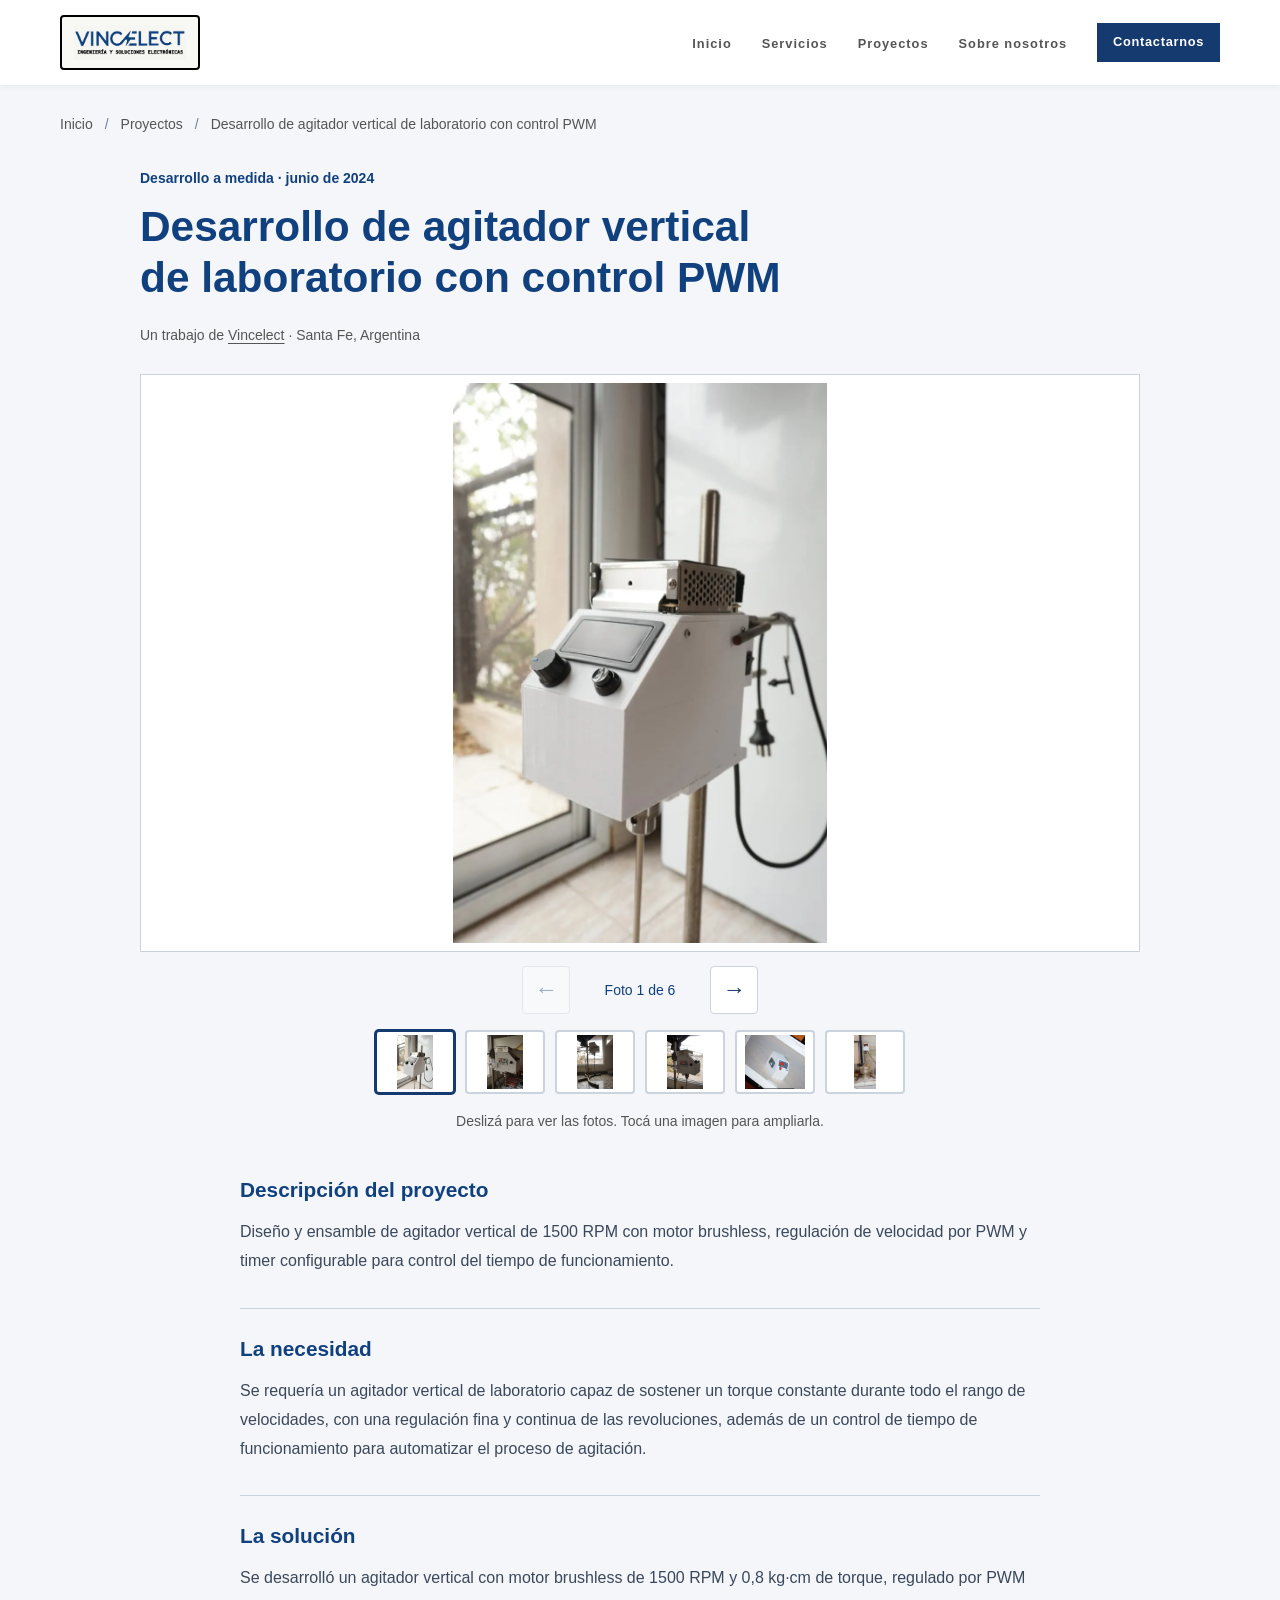
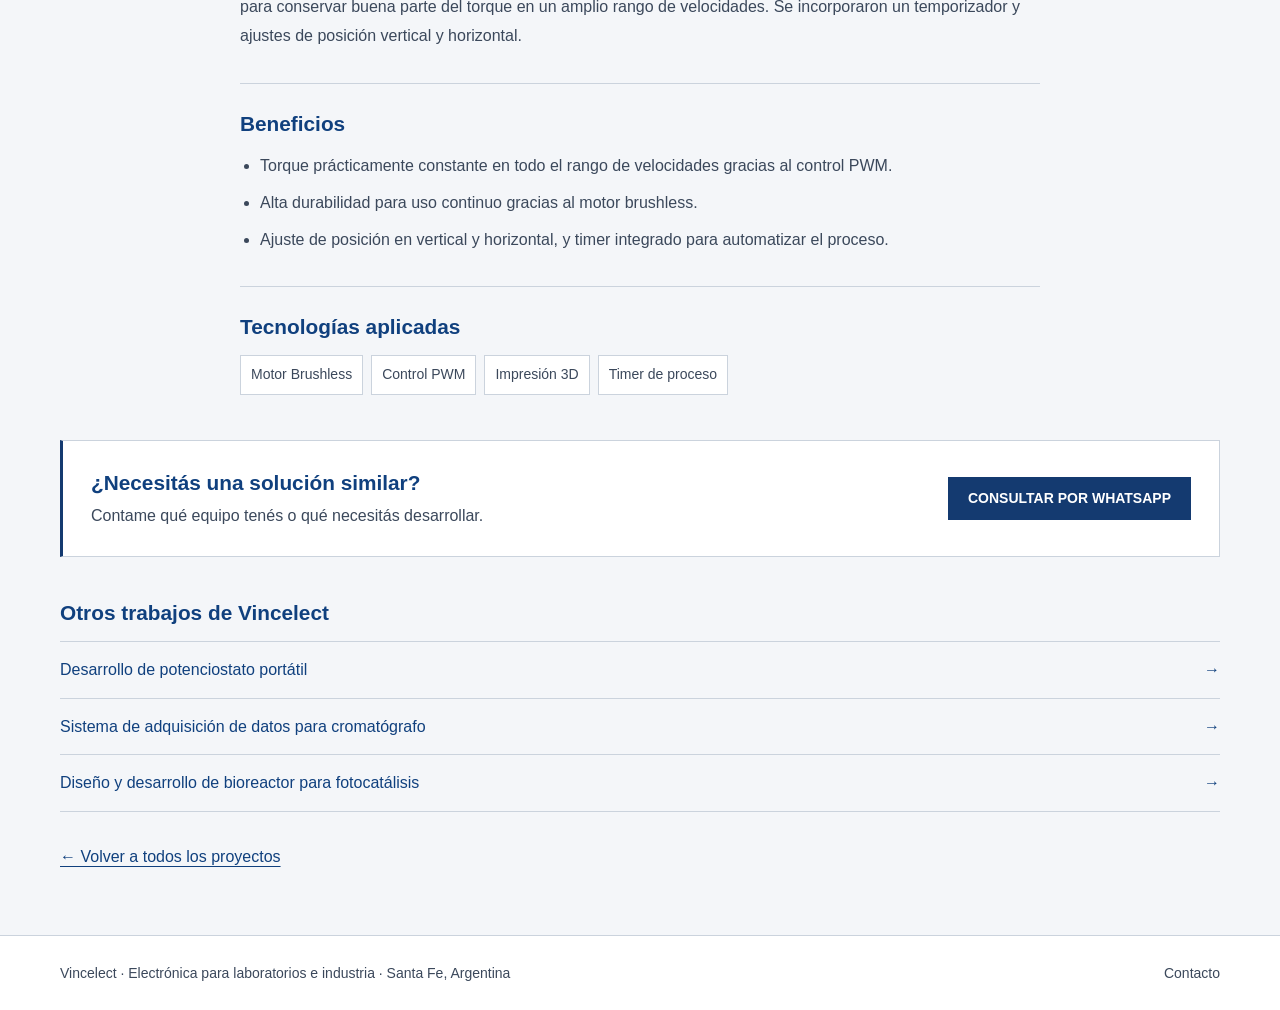
<file: proyectos/agitador-vertical-pwm-laboratorio/index.html>
<!DOCTYPE html>
<html lang="es">
<head>
    <meta charset="UTF-8">
    <meta name="viewport" content="width=device-width, initial-scale=1.0">
    <title>Desarrollo de agitador vertical de laboratorio con control PWM | Vincelect</title>
    <meta name="description" content="Agitador vertical de laboratorio con motor brushless, regulación PWM y timer. Diseño y fabricación de Vincelect en Santa Fe.">
    <meta name="author" content="Vincelect">
    <meta name="robots" content="index, follow">
    <link rel="canonical" href="https://vincelect.com.ar/proyectos/agitador-vertical-pwm-laboratorio/">
    <meta property="og:type" content="website">
    <meta property="og:title" content="Desarrollo de agitador vertical de laboratorio con control PWM | Vincelect">
    <meta property="og:description" content="Agitador vertical de laboratorio con motor brushless, regulación PWM y timer. Diseño y fabricación de Vincelect en Santa Fe.">
    <meta property="og:url" content="https://vincelect.com.ar/proyectos/agitador-vertical-pwm-laboratorio/">
    <meta property="og:image" content="https://vincelect.com.ar/agitador-vertical-pwm-laboratorio-01.webp">
    <meta property="og:image:alt" content="Desarrollo de agitador vertical de laboratorio con control PWM">
    <meta property="og:locale" content="es_AR">
    <meta property="og:site_name" content="Vincelect">
    <meta name="twitter:card" content="summary_large_image">
    <meta name="twitter:title" content="Desarrollo de agitador vertical de laboratorio con control PWM | Vincelect">
    <meta name="twitter:description" content="Agitador vertical de laboratorio con motor brushless, regulación PWM y timer. Diseño y fabricación de Vincelect en Santa Fe.">
    <meta name="twitter:image" content="https://vincelect.com.ar/agitador-vertical-pwm-laboratorio-01.webp">
    <link rel="icon" type="image/webp" href="../../isotipo-vincelect.webp">
    <link rel="apple-touch-icon" href="../../apple-touch-icon.png">
    <link rel="preconnect" href="https://fonts.googleapis.com">
    <link rel="preconnect" href="https://fonts.gstatic.com" crossorigin>
    <link href="https://fonts.googleapis.com/css2?family=Space+Mono:ital,wght@0,400;0,700;1,400&display=swap" rel="stylesheet">
    <link rel="stylesheet" href="../../estilos.css?v=20260904-2">
    <link rel="stylesheet" href="../../proyecto.css?v=2">
    <script src="../../rutas-locales.js" defer></script>
    <script src="../../carrusel-proyecto.js?v=1" defer></script>
    <script type="application/ld+json">{"@context":"https://schema.org","@graph":[{"@type":"WebPage","@id":"https://vincelect.com.ar/proyectos/agitador-vertical-pwm-laboratorio/","url":"https://vincelect.com.ar/proyectos/agitador-vertical-pwm-laboratorio/","name":"Desarrollo de agitador vertical de laboratorio con control PWM","description":"Agitador vertical de laboratorio con motor brushless, regulación PWM y timer. Diseño y fabricación de Vincelect en Santa Fe.","inLanguage":"es-AR","mainEntity":{"@id":"https://vincelect.com.ar/proyectos/agitador-vertical-pwm-laboratorio/#trabajo"},"breadcrumb":{"@id":"https://vincelect.com.ar/proyectos/agitador-vertical-pwm-laboratorio/#breadcrumb"}},{"@type":"CreativeWork","@id":"https://vincelect.com.ar/proyectos/agitador-vertical-pwm-laboratorio/#trabajo","name":"Desarrollo de agitador vertical de laboratorio con control PWM","url":"https://vincelect.com.ar/proyectos/agitador-vertical-pwm-laboratorio/","description":"Diseño y ensamble de agitador vertical de 1500 RPM con motor brushless, regulación de velocidad por PWM y timer configurable para control del tiempo de funcionamiento.","inLanguage":"es-AR","image":["https://vincelect.com.ar/agitador-vertical-pwm-laboratorio-01.webp","https://vincelect.com.ar/agitador-vertical-pwm-laboratorio-02.webp","https://vincelect.com.ar/agitador-vertical-pwm-laboratorio-03.webp","https://vincelect.com.ar/agitador-vertical-pwm-laboratorio-04.webp","https://vincelect.com.ar/agitador-vertical-pwm-laboratorio-05.webp","https://vincelect.com.ar/agitador-vertical-pwm-laboratorio-06.webp"],"creator":{"@type":"Organization","name":"Vincelect","url":"https://vincelect.com.ar/"},"mainEntityOfPage":{"@id":"https://vincelect.com.ar/proyectos/agitador-vertical-pwm-laboratorio/"}},{"@type":"BreadcrumbList","@id":"https://vincelect.com.ar/proyectos/agitador-vertical-pwm-laboratorio/#breadcrumb","itemListElement":[{"@type":"ListItem","position":1,"name":"Inicio","item":"https://vincelect.com.ar/"},{"@type":"ListItem","position":2,"name":"Proyectos","item":"https://vincelect.com.ar/#proyectos"},{"@type":"ListItem","position":3,"name":"Desarrollo de agitador vertical de laboratorio con control PWM","item":"https://vincelect.com.ar/proyectos/agitador-vertical-pwm-laboratorio/"}]}]}</script>
</head>
<body class="project-page">
    <header class="site-header">
        <div class="container header-content">
            <!-- Cambiamos #inicio por / -->
            <a href="/" class="logo">
                <div class="logo-frame">
                    <img src="../../logo-vincelect-ingenieria-electronica.webp" alt="Logotipo Vincelect Ingeniería Santa Fe">
                </div>
            </a>
            <nav class="main-nav">
                <ul>
                    <li><a href="/#inicio">Inicio</a></li>
                    <li><a href="/#servicios">Servicios</a></li>
                    <li><a href="/#proyectos">Proyectos</a></li>
                    <!-- Le borramos el .html al fInal del href -->
                    <li><a href="/sobre-nosotros">Sobre nosotros</a></li>
                    <li><a href="/#contacto" class="btn-primary nav-contact">Contactarnos</a></li>
                </ul>
            </nav>
        </div>
    </header>
    <main class="container project-detail">
        <nav class="project-breadcrumb" aria-label="Ruta de navegación">
            <ol><li><a href="/">Inicio</a></li><li><a href="/#proyectos">Proyectos</a></li><li aria-current="page">Desarrollo de agitador vertical de laboratorio con control PWM</li></ol>
        </nav>
        <article>
            <header class="project-heading">
                <p class="project-meta">Desarrollo a medida · <time datetime="2024-06">junio de 2024</time></p>
                <h1>Desarrollo de agitador vertical de laboratorio con control PWM</h1>
                <p class="project-byline">Un trabajo de <a href="/sobre-nosotros">Vincelect</a> · Santa Fe, Argentina</p>
            </header>
            <section class="project-carousel" data-carousel role="region" aria-roledescription="carrusel" aria-label="Fotografías del proyecto">
                <div class="project-carousel-frame">
                    <div class="project-carousel-track" id="fotos-proyecto" tabindex="0" aria-label="Fotografías; deslizá horizontalmente o usá las flechas del teclado">
                        <figure class="project-slide" role="group" aria-roledescription="diapositiva" aria-label="1 de 6">
                            <a href="../../agitador-vertical-pwm-laboratorio-01.webp" target="_blank" rel="noopener noreferrer" aria-label="Ampliar fotografía 1 de Desarrollo de agitador vertical de laboratorio con control PWM">
                                <img src="../../agitador-vertical-pwm-laboratorio-01.webp" alt="Desarrollo de agitador vertical de laboratorio con control PWM — fotografía 1 del proyecto" fetchpriority="high" draggable="false">
                            </a>
                        </figure>
                        <figure class="project-slide" role="group" aria-roledescription="diapositiva" aria-label="2 de 6">
                            <a href="../../agitador-vertical-pwm-laboratorio-02.webp" target="_blank" rel="noopener noreferrer" aria-label="Ampliar fotografía 2 de Desarrollo de agitador vertical de laboratorio con control PWM">
                                <img src="../../agitador-vertical-pwm-laboratorio-02.webp" alt="Desarrollo de agitador vertical de laboratorio con control PWM — fotografía 2 del proyecto" loading="lazy" decoding="async" draggable="false">
                            </a>
                        </figure>
                        <figure class="project-slide" role="group" aria-roledescription="diapositiva" aria-label="3 de 6">
                            <a href="../../agitador-vertical-pwm-laboratorio-03.webp" target="_blank" rel="noopener noreferrer" aria-label="Ampliar fotografía 3 de Desarrollo de agitador vertical de laboratorio con control PWM">
                                <img src="../../agitador-vertical-pwm-laboratorio-03.webp" alt="Desarrollo de agitador vertical de laboratorio con control PWM — fotografía 3 del proyecto" loading="lazy" decoding="async" draggable="false">
                            </a>
                        </figure>
                        <figure class="project-slide" role="group" aria-roledescription="diapositiva" aria-label="4 de 6">
                            <a href="../../agitador-vertical-pwm-laboratorio-04.webp" target="_blank" rel="noopener noreferrer" aria-label="Ampliar fotografía 4 de Desarrollo de agitador vertical de laboratorio con control PWM">
                                <img src="../../agitador-vertical-pwm-laboratorio-04.webp" alt="Desarrollo de agitador vertical de laboratorio con control PWM — fotografía 4 del proyecto" loading="lazy" decoding="async" draggable="false">
                            </a>
                        </figure>
                        <figure class="project-slide" role="group" aria-roledescription="diapositiva" aria-label="5 de 6">
                            <a href="../../agitador-vertical-pwm-laboratorio-05.webp" target="_blank" rel="noopener noreferrer" aria-label="Ampliar fotografía 5 de Desarrollo de agitador vertical de laboratorio con control PWM">
                                <img src="../../agitador-vertical-pwm-laboratorio-05.webp" alt="Desarrollo de agitador vertical de laboratorio con control PWM — fotografía 5 del proyecto" loading="lazy" decoding="async" draggable="false">
                            </a>
                        </figure>
                        <figure class="project-slide" role="group" aria-roledescription="diapositiva" aria-label="6 de 6">
                            <a href="../../agitador-vertical-pwm-laboratorio-06.webp" target="_blank" rel="noopener noreferrer" aria-label="Ampliar fotografía 6 de Desarrollo de agitador vertical de laboratorio con control PWM">
                                <img src="../../agitador-vertical-pwm-laboratorio-06.webp" alt="Desarrollo de agitador vertical de laboratorio con control PWM — fotografía 6 del proyecto" loading="lazy" decoding="async" draggable="false">
                            </a>
                        </figure>
                    </div>
                </div>
                <div class="project-carousel-controls" hidden>
                    <button class="project-carousel-arrow" type="button" data-previous aria-label="Fotografía anterior" aria-controls="fotos-proyecto" disabled><span aria-hidden="true">←</span></button>
                    <p class="project-carousel-count" role="status" aria-live="polite" aria-atomic="true">Foto <span data-photo-count>1 de 6</span></p>
                    <button class="project-carousel-arrow" type="button" data-next aria-label="Fotografía siguiente" aria-controls="fotos-proyecto"><span aria-hidden="true">→</span></button>
                </div>
                <div class="project-carousel-thumbnails" role="group" aria-label="Elegir fotografía" hidden>
                    <button type="button" class="project-carousel-thumbnail" data-photo="0" aria-label="Ver fotografía 1" aria-pressed="true" aria-controls="fotos-proyecto"><img src="../../agitador-vertical-pwm-laboratorio-01.webp" alt="" width="72" height="54" loading="lazy" draggable="false"></button>
                    <button type="button" class="project-carousel-thumbnail" data-photo="1" aria-label="Ver fotografía 2" aria-pressed="false" aria-controls="fotos-proyecto"><img src="../../agitador-vertical-pwm-laboratorio-02.webp" alt="" width="72" height="54" loading="lazy" draggable="false"></button>
                    <button type="button" class="project-carousel-thumbnail" data-photo="2" aria-label="Ver fotografía 3" aria-pressed="false" aria-controls="fotos-proyecto"><img src="../../agitador-vertical-pwm-laboratorio-03.webp" alt="" width="72" height="54" loading="lazy" draggable="false"></button>
                    <button type="button" class="project-carousel-thumbnail" data-photo="3" aria-label="Ver fotografía 4" aria-pressed="false" aria-controls="fotos-proyecto"><img src="../../agitador-vertical-pwm-laboratorio-04.webp" alt="" width="72" height="54" loading="lazy" draggable="false"></button>
                    <button type="button" class="project-carousel-thumbnail" data-photo="4" aria-label="Ver fotografía 5" aria-pressed="false" aria-controls="fotos-proyecto"><img src="../../agitador-vertical-pwm-laboratorio-05.webp" alt="" width="72" height="54" loading="lazy" draggable="false"></button>
                    <button type="button" class="project-carousel-thumbnail" data-photo="5" aria-label="Ver fotografía 6" aria-pressed="false" aria-controls="fotos-proyecto"><img src="../../agitador-vertical-pwm-laboratorio-06.webp" alt="" width="72" height="54" loading="lazy" draggable="false"></button>
                </div>
                <p class="project-carousel-hint">Deslizá para ver las fotos. Tocá una imagen para ampliarla.</p>
            </section>
            <div class="project-story">
                    <section aria-labelledby="descripcion"><h2 id="descripcion">Descripción del proyecto</h2><p class="project-intro">Diseño y ensamble de agitador vertical de 1500 RPM con motor brushless, regulación de velocidad por PWM y timer configurable para control del tiempo de funcionamiento.</p></section>
                    <section aria-labelledby="necesidad"><h2 id="necesidad">La necesidad</h2><p>Se requería un agitador vertical de laboratorio capaz de sostener un torque constante durante todo el rango de velocidades, con una regulación fina y continua de las revoluciones, además de un control de tiempo de funcionamiento para automatizar el proceso de agitación.</p></section>
                    <section aria-labelledby="solucion"><h2 id="solucion">La solución</h2><p>Se desarrolló un agitador vertical con motor brushless de 1500 RPM y 0,8 kg·cm de torque, regulado por PWM para conservar buena parte del torque en un amplio rango de velocidades. Se incorporaron un temporizador y ajustes de posición vertical y horizontal.</p></section>
                    <section aria-labelledby="beneficios"><h2 id="beneficios">Beneficios</h2><ul><li>Torque prácticamente constante en todo el rango de velocidades gracias al control PWM.</li><li>Alta durabilidad para uso continuo gracias al motor brushless.</li><li>Ajuste de posición en vertical y horizontal, y timer integrado para automatizar el proceso.</li></ul></section>
                    <section aria-labelledby="tecnologias"><h2 id="tecnologias">Tecnologías aplicadas</h2><ul class="project-technologies"><li>Motor Brushless</li><li>Control PWM</li><li>Impresión 3D</li><li>Timer de proceso</li></ul></section>
            </div>
            <section class="project-contact" aria-labelledby="consulta">
                <div><h2 id="consulta">¿Necesitás una solución similar?</h2><p>Contame qué equipo tenés o qué necesitás desarrollar.</p></div>
                <a class="btn-primary" href="https://wa.me/5493426313828?text=Hola%20Ayrton%2C%20vi%20el%20proyecto%20%C2%ABDesarrollo%20de%20agitador%20vertical%20de%20laboratorio%20con%20control%20PWM%C2%BB%20(https%3A%2F%2Fvincelect.com.ar%2Fproyectos%2Fagitador-vertical-pwm-laboratorio%2F)%20y%20quiero%20consultar%20por%20un%20trabajo%20similar." target="_blank" rel="noopener noreferrer">CONSULTAR POR WHATSAPP</a>
            </section>
        </article>
        <nav class="project-related" aria-label="Otros proyectos"><h2>Otros trabajos de Vincelect</h2><ul><li><a href="/proyectos/potenciostato-portatil-eis/">Desarrollo de potenciostato portátil <span aria-hidden="true">→</span></a></li><li><a href="/proyectos/sistema-adquisicion-datos-cromatografo-gases/">Sistema de adquisición de datos para cromatógrafo <span aria-hidden="true">→</span></a></li><li><a href="/proyectos/reactor-fotocatalisis/">Diseño y desarrollo de bioreactor para fotocatálisis <span aria-hidden="true">→</span></a></li></ul></nav>
        <a class="project-back" href="/#proyectos">← Volver a todos los proyectos</a>
    </main>
    <footer class="project-footer"><div class="container"><p>Vincelect · Electrónica para laboratorios e industria · Santa Fe, Argentina</p><a href="/#contacto">Contacto</a></div></footer>
</body>
</html>
</file>
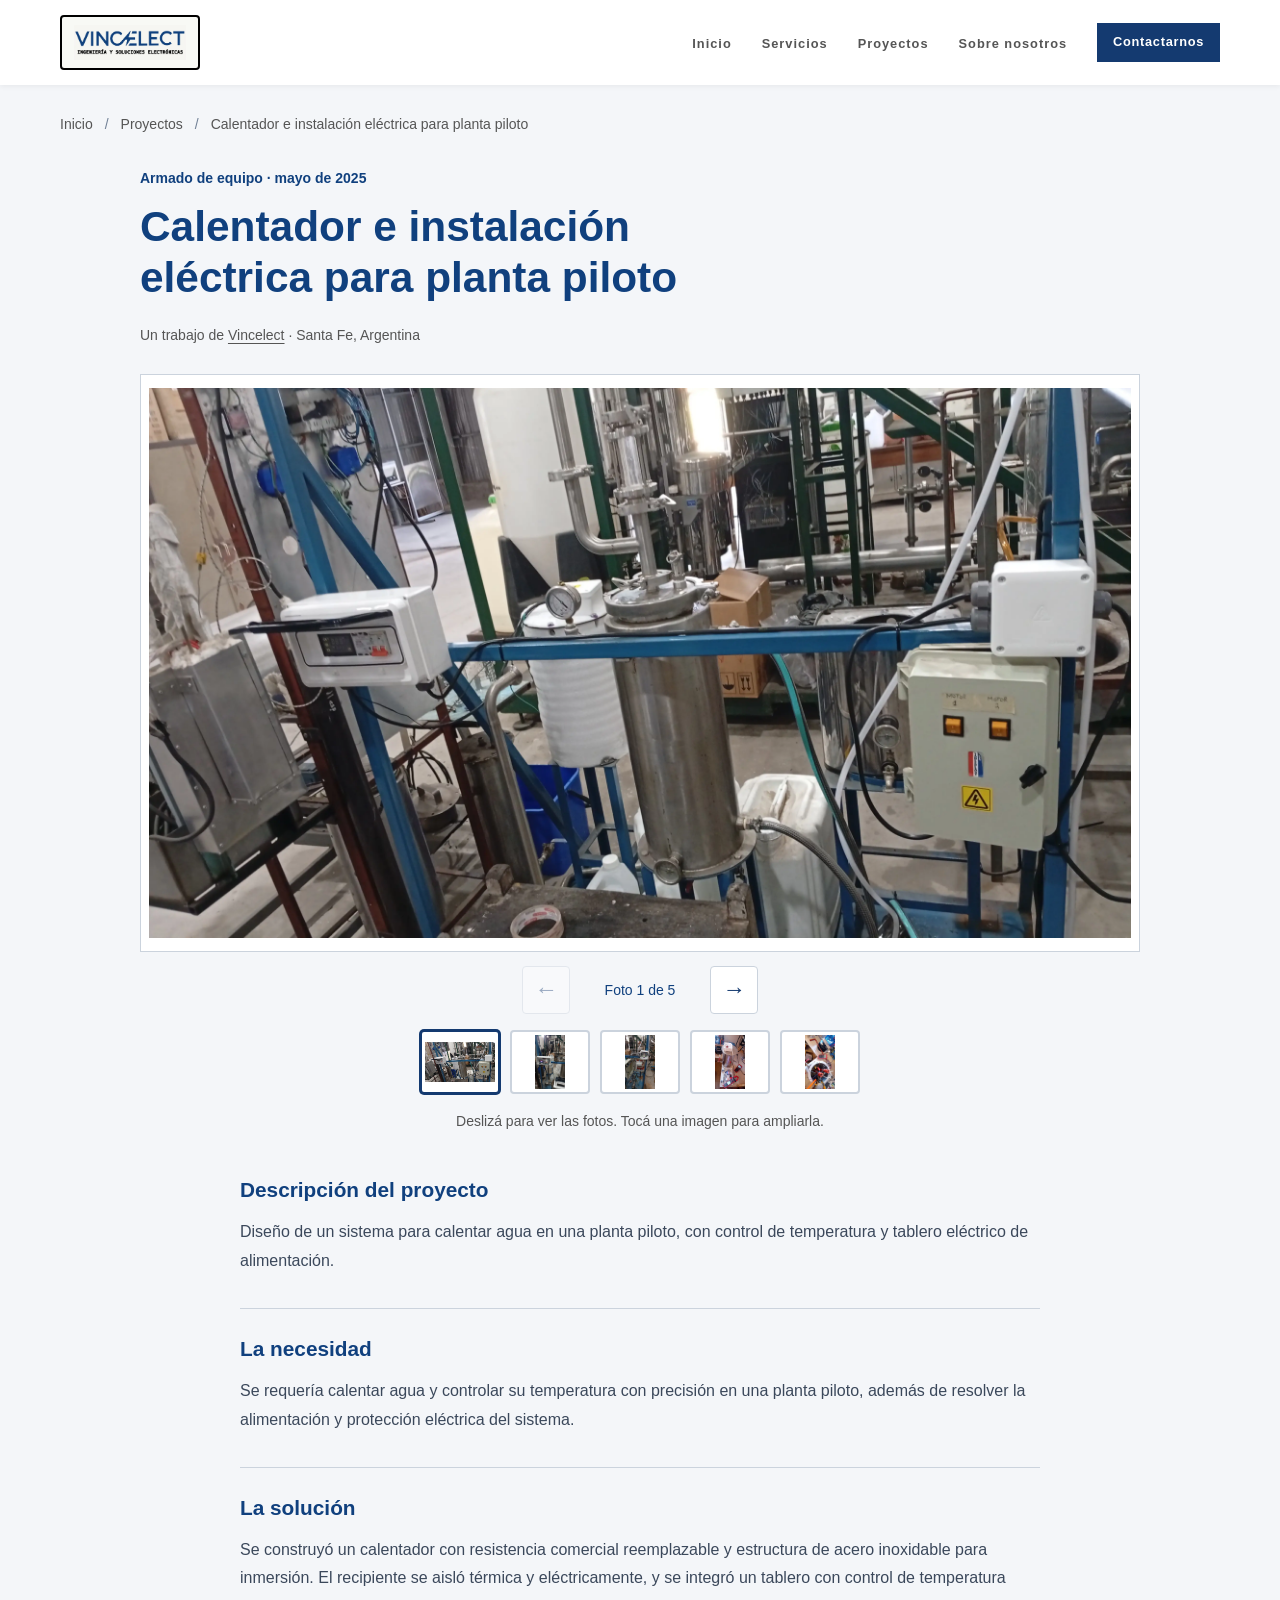
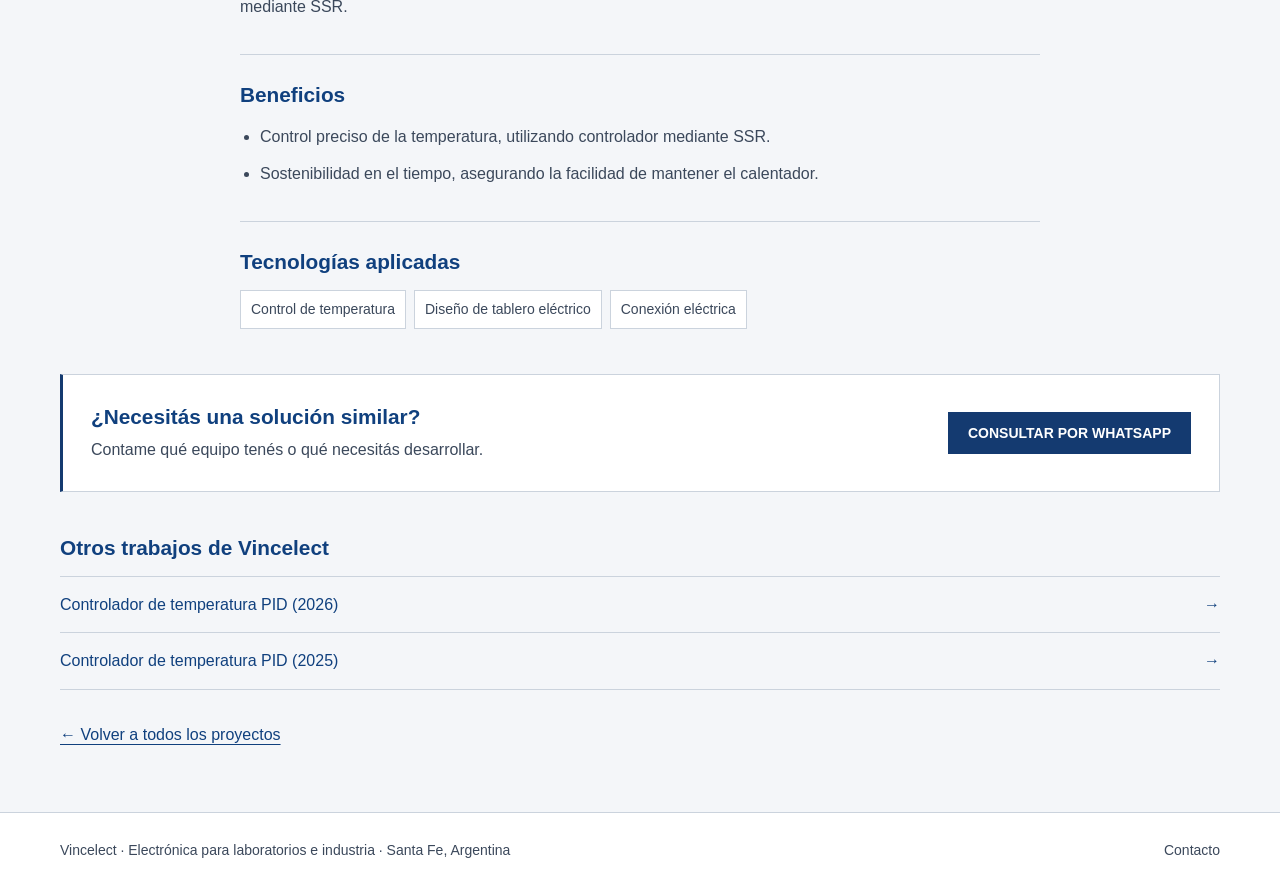
<file: proyectos/calentador-planta-piloto/index.html>
<!DOCTYPE html>
<html lang="es">
<head>
    <meta charset="UTF-8">
    <meta name="viewport" content="width=device-width, initial-scale=1.0">
    <title>Calentador e instalación eléctrica para planta piloto | Vincelect</title>
    <meta name="description" content="Calentador de agua e instalación eléctrica para una planta piloto de extracción de aceite de uva. Proyecto de Vincelect en Santa Fe.">
    <meta name="author" content="Vincelect">
    <meta name="robots" content="index, follow">
    <link rel="canonical" href="https://vincelect.com.ar/proyectos/calentador-planta-piloto/">
    <meta property="og:type" content="website">
    <meta property="og:title" content="Calentador e instalación eléctrica para planta piloto | Vincelect">
    <meta property="og:description" content="Calentador de agua e instalación eléctrica para una planta piloto de extracción de aceite de uva. Proyecto de Vincelect en Santa Fe.">
    <meta property="og:url" content="https://vincelect.com.ar/proyectos/calentador-planta-piloto/">
    <meta property="og:image" content="https://vincelect.com.ar/calentador-planta-piloto-aceite-uva-01.webp">
    <meta property="og:image:alt" content="Calentador e instalación eléctrica para planta piloto">
    <meta property="og:locale" content="es_AR">
    <meta property="og:site_name" content="Vincelect">
    <meta name="twitter:card" content="summary_large_image">
    <meta name="twitter:title" content="Calentador e instalación eléctrica para planta piloto | Vincelect">
    <meta name="twitter:description" content="Calentador de agua e instalación eléctrica para una planta piloto de extracción de aceite de uva. Proyecto de Vincelect en Santa Fe.">
    <meta name="twitter:image" content="https://vincelect.com.ar/calentador-planta-piloto-aceite-uva-01.webp">
    <link rel="icon" type="image/webp" href="../../isotipo-vincelect.webp">
    <link rel="apple-touch-icon" href="../../apple-touch-icon.png">
    <link rel="preconnect" href="https://fonts.googleapis.com">
    <link rel="preconnect" href="https://fonts.gstatic.com" crossorigin>
    <link href="https://fonts.googleapis.com/css2?family=Space+Mono:ital,wght@0,400;0,700;1,400&display=swap" rel="stylesheet">
    <link rel="stylesheet" href="../../estilos.css?v=20260904-2">
    <link rel="stylesheet" href="../../proyecto.css?v=2">
    <script src="../../rutas-locales.js" defer></script>
    <script src="../../carrusel-proyecto.js?v=1" defer></script>
    <script type="application/ld+json">{"@context":"https://schema.org","@graph":[{"@type":"WebPage","@id":"https://vincelect.com.ar/proyectos/calentador-planta-piloto/","url":"https://vincelect.com.ar/proyectos/calentador-planta-piloto/","name":"Calentador e instalación eléctrica para planta piloto","description":"Calentador de agua e instalación eléctrica para una planta piloto de extracción de aceite de uva. Proyecto de Vincelect en Santa Fe.","inLanguage":"es-AR","mainEntity":{"@id":"https://vincelect.com.ar/proyectos/calentador-planta-piloto/#trabajo"},"breadcrumb":{"@id":"https://vincelect.com.ar/proyectos/calentador-planta-piloto/#breadcrumb"}},{"@type":"CreativeWork","@id":"https://vincelect.com.ar/proyectos/calentador-planta-piloto/#trabajo","name":"Calentador e instalación eléctrica para planta piloto","url":"https://vincelect.com.ar/proyectos/calentador-planta-piloto/","description":"Diseño de un sistema para calentar agua en una planta piloto, con control de temperatura y tablero eléctrico de alimentación.","inLanguage":"es-AR","image":["https://vincelect.com.ar/calentador-planta-piloto-aceite-uva-01.webp","https://vincelect.com.ar/calentador-planta-piloto-aceite-uva-02.webp","https://vincelect.com.ar/calentador-planta-piloto-aceite-uva-03.webp","https://vincelect.com.ar/calentador-planta-piloto-aceite-uva-04.webp","https://vincelect.com.ar/calentador-planta-piloto-aceite-uva-05.webp"],"creator":{"@type":"Organization","name":"Vincelect","url":"https://vincelect.com.ar/"},"mainEntityOfPage":{"@id":"https://vincelect.com.ar/proyectos/calentador-planta-piloto/"}},{"@type":"BreadcrumbList","@id":"https://vincelect.com.ar/proyectos/calentador-planta-piloto/#breadcrumb","itemListElement":[{"@type":"ListItem","position":1,"name":"Inicio","item":"https://vincelect.com.ar/"},{"@type":"ListItem","position":2,"name":"Proyectos","item":"https://vincelect.com.ar/#proyectos"},{"@type":"ListItem","position":3,"name":"Calentador e instalación eléctrica para planta piloto","item":"https://vincelect.com.ar/proyectos/calentador-planta-piloto/"}]}]}</script>
</head>
<body class="project-page">
    <header class="site-header">
        <div class="container header-content">
            <!-- Cambiamos #inicio por / -->
            <a href="/" class="logo">
                <div class="logo-frame">
                    <img src="../../logo-vincelect-ingenieria-electronica.webp" alt="Logotipo Vincelect Ingeniería Santa Fe">
                </div>
            </a>
            <nav class="main-nav">
                <ul>
                    <li><a href="/#inicio">Inicio</a></li>
                    <li><a href="/#servicios">Servicios</a></li>
                    <li><a href="/#proyectos">Proyectos</a></li>
                    <!-- Le borramos el .html al fInal del href -->
                    <li><a href="/sobre-nosotros">Sobre nosotros</a></li>
                    <li><a href="/#contacto" class="btn-primary nav-contact">Contactarnos</a></li>
                </ul>
            </nav>
        </div>
    </header>
    <main class="container project-detail">
        <nav class="project-breadcrumb" aria-label="Ruta de navegación">
            <ol><li><a href="/">Inicio</a></li><li><a href="/#proyectos">Proyectos</a></li><li aria-current="page">Calentador e instalación eléctrica para planta piloto</li></ol>
        </nav>
        <article>
            <header class="project-heading">
                <p class="project-meta">Armado de equipo · <time datetime="2025-05">mayo de 2025</time></p>
                <h1>Calentador e instalación eléctrica para planta piloto</h1>
                <p class="project-byline">Un trabajo de <a href="/sobre-nosotros">Vincelect</a> · Santa Fe, Argentina</p>
            </header>
            <section class="project-carousel" data-carousel role="region" aria-roledescription="carrusel" aria-label="Fotografías del proyecto">
                <div class="project-carousel-frame">
                    <div class="project-carousel-track" id="fotos-proyecto" tabindex="0" aria-label="Fotografías; deslizá horizontalmente o usá las flechas del teclado">
                        <figure class="project-slide" role="group" aria-roledescription="diapositiva" aria-label="1 de 5">
                            <a href="../../calentador-planta-piloto-aceite-uva-01.webp" target="_blank" rel="noopener noreferrer" aria-label="Ampliar fotografía 1 de Calentador e instalación eléctrica para planta piloto">
                                <img src="../../calentador-planta-piloto-aceite-uva-01.webp" alt="Calentador e instalación eléctrica para planta piloto — fotografía 1 del proyecto" fetchpriority="high" draggable="false">
                            </a>
                        </figure>
                        <figure class="project-slide" role="group" aria-roledescription="diapositiva" aria-label="2 de 5">
                            <a href="../../calentador-planta-piloto-aceite-uva-02.webp" target="_blank" rel="noopener noreferrer" aria-label="Ampliar fotografía 2 de Calentador e instalación eléctrica para planta piloto">
                                <img src="../../calentador-planta-piloto-aceite-uva-02.webp" alt="Calentador e instalación eléctrica para planta piloto — fotografía 2 del proyecto" loading="lazy" decoding="async" draggable="false">
                            </a>
                        </figure>
                        <figure class="project-slide" role="group" aria-roledescription="diapositiva" aria-label="3 de 5">
                            <a href="../../calentador-planta-piloto-aceite-uva-03.webp" target="_blank" rel="noopener noreferrer" aria-label="Ampliar fotografía 3 de Calentador e instalación eléctrica para planta piloto">
                                <img src="../../calentador-planta-piloto-aceite-uva-03.webp" alt="Calentador e instalación eléctrica para planta piloto — fotografía 3 del proyecto" loading="lazy" decoding="async" draggable="false">
                            </a>
                        </figure>
                        <figure class="project-slide" role="group" aria-roledescription="diapositiva" aria-label="4 de 5">
                            <a href="../../calentador-planta-piloto-aceite-uva-04.webp" target="_blank" rel="noopener noreferrer" aria-label="Ampliar fotografía 4 de Calentador e instalación eléctrica para planta piloto">
                                <img src="../../calentador-planta-piloto-aceite-uva-04.webp" alt="Calentador e instalación eléctrica para planta piloto — fotografía 4 del proyecto" loading="lazy" decoding="async" draggable="false">
                            </a>
                        </figure>
                        <figure class="project-slide" role="group" aria-roledescription="diapositiva" aria-label="5 de 5">
                            <a href="../../calentador-planta-piloto-aceite-uva-05.webp" target="_blank" rel="noopener noreferrer" aria-label="Ampliar fotografía 5 de Calentador e instalación eléctrica para planta piloto">
                                <img src="../../calentador-planta-piloto-aceite-uva-05.webp" alt="Calentador e instalación eléctrica para planta piloto — fotografía 5 del proyecto" loading="lazy" decoding="async" draggable="false">
                            </a>
                        </figure>
                    </div>
                </div>
                <div class="project-carousel-controls" hidden>
                    <button class="project-carousel-arrow" type="button" data-previous aria-label="Fotografía anterior" aria-controls="fotos-proyecto" disabled><span aria-hidden="true">←</span></button>
                    <p class="project-carousel-count" role="status" aria-live="polite" aria-atomic="true">Foto <span data-photo-count>1 de 5</span></p>
                    <button class="project-carousel-arrow" type="button" data-next aria-label="Fotografía siguiente" aria-controls="fotos-proyecto"><span aria-hidden="true">→</span></button>
                </div>
                <div class="project-carousel-thumbnails" role="group" aria-label="Elegir fotografía" hidden>
                    <button type="button" class="project-carousel-thumbnail" data-photo="0" aria-label="Ver fotografía 1" aria-pressed="true" aria-controls="fotos-proyecto"><img src="../../calentador-planta-piloto-aceite-uva-01.webp" alt="" width="72" height="54" loading="lazy" draggable="false"></button>
                    <button type="button" class="project-carousel-thumbnail" data-photo="1" aria-label="Ver fotografía 2" aria-pressed="false" aria-controls="fotos-proyecto"><img src="../../calentador-planta-piloto-aceite-uva-02.webp" alt="" width="72" height="54" loading="lazy" draggable="false"></button>
                    <button type="button" class="project-carousel-thumbnail" data-photo="2" aria-label="Ver fotografía 3" aria-pressed="false" aria-controls="fotos-proyecto"><img src="../../calentador-planta-piloto-aceite-uva-03.webp" alt="" width="72" height="54" loading="lazy" draggable="false"></button>
                    <button type="button" class="project-carousel-thumbnail" data-photo="3" aria-label="Ver fotografía 4" aria-pressed="false" aria-controls="fotos-proyecto"><img src="../../calentador-planta-piloto-aceite-uva-04.webp" alt="" width="72" height="54" loading="lazy" draggable="false"></button>
                    <button type="button" class="project-carousel-thumbnail" data-photo="4" aria-label="Ver fotografía 5" aria-pressed="false" aria-controls="fotos-proyecto"><img src="../../calentador-planta-piloto-aceite-uva-05.webp" alt="" width="72" height="54" loading="lazy" draggable="false"></button>
                </div>
                <p class="project-carousel-hint">Deslizá para ver las fotos. Tocá una imagen para ampliarla.</p>
            </section>
            <div class="project-story">
                    <section aria-labelledby="descripcion"><h2 id="descripcion">Descripción del proyecto</h2><p class="project-intro">Diseño de un sistema para calentar agua en una planta piloto, con control de temperatura y tablero eléctrico de alimentación.</p></section>
                    <section aria-labelledby="necesidad"><h2 id="necesidad">La necesidad</h2><p>Se requería calentar agua y controlar su temperatura con precisión en una planta piloto, además de resolver la alimentación y protección eléctrica del sistema.</p></section>
                    <section aria-labelledby="solucion"><h2 id="solucion">La solución</h2><p>Se construyó un calentador con resistencia comercial reemplazable y estructura de acero inoxidable para inmersión. El recipiente se aisló térmica y eléctricamente, y se integró un tablero con control de temperatura mediante SSR.</p></section>
                    <section aria-labelledby="beneficios"><h2 id="beneficios">Beneficios</h2><ul><li>Control preciso de la temperatura, utilizando controlador mediante SSR.</li><li>Sostenibilidad en el tiempo, asegurando la facilidad de mantener el calentador.</li></ul></section>
                    <section aria-labelledby="tecnologias"><h2 id="tecnologias">Tecnologías aplicadas</h2><ul class="project-technologies"><li>Control de temperatura</li><li>Diseño de tablero eléctrico</li><li>Conexión eléctrica</li></ul></section>
            </div>
            <section class="project-contact" aria-labelledby="consulta">
                <div><h2 id="consulta">¿Necesitás una solución similar?</h2><p>Contame qué equipo tenés o qué necesitás desarrollar.</p></div>
                <a class="btn-primary" href="https://wa.me/5493426313828?text=Hola%20Ayrton%2C%20vi%20el%20proyecto%20%C2%ABCalentador%20e%20instalaci%C3%B3n%20el%C3%A9ctrica%20para%20planta%20piloto%C2%BB%20(https%3A%2F%2Fvincelect.com.ar%2Fproyectos%2Fcalentador-planta-piloto%2F)%20y%20quiero%20consultar%20por%20un%20trabajo%20similar." target="_blank" rel="noopener noreferrer">CONSULTAR POR WHATSAPP</a>
            </section>
        </article>
        <nav class="project-related" aria-label="Otros proyectos"><h2>Otros trabajos de Vincelect</h2><ul><li><a href="/proyectos/controlador-temperatura-pid-2026/">Controlador de temperatura PID (2026) <span aria-hidden="true">→</span></a></li><li><a href="/proyectos/controlador-temperatura-pid-2025/">Controlador de temperatura PID (2025) <span aria-hidden="true">→</span></a></li></ul></nav>
        <a class="project-back" href="/#proyectos">← Volver a todos los proyectos</a>
    </main>
    <footer class="project-footer"><div class="container"><p>Vincelect · Electrónica para laboratorios e industria · Santa Fe, Argentina</p><a href="/#contacto">Contacto</a></div></footer>
</body>
</html>
</file>
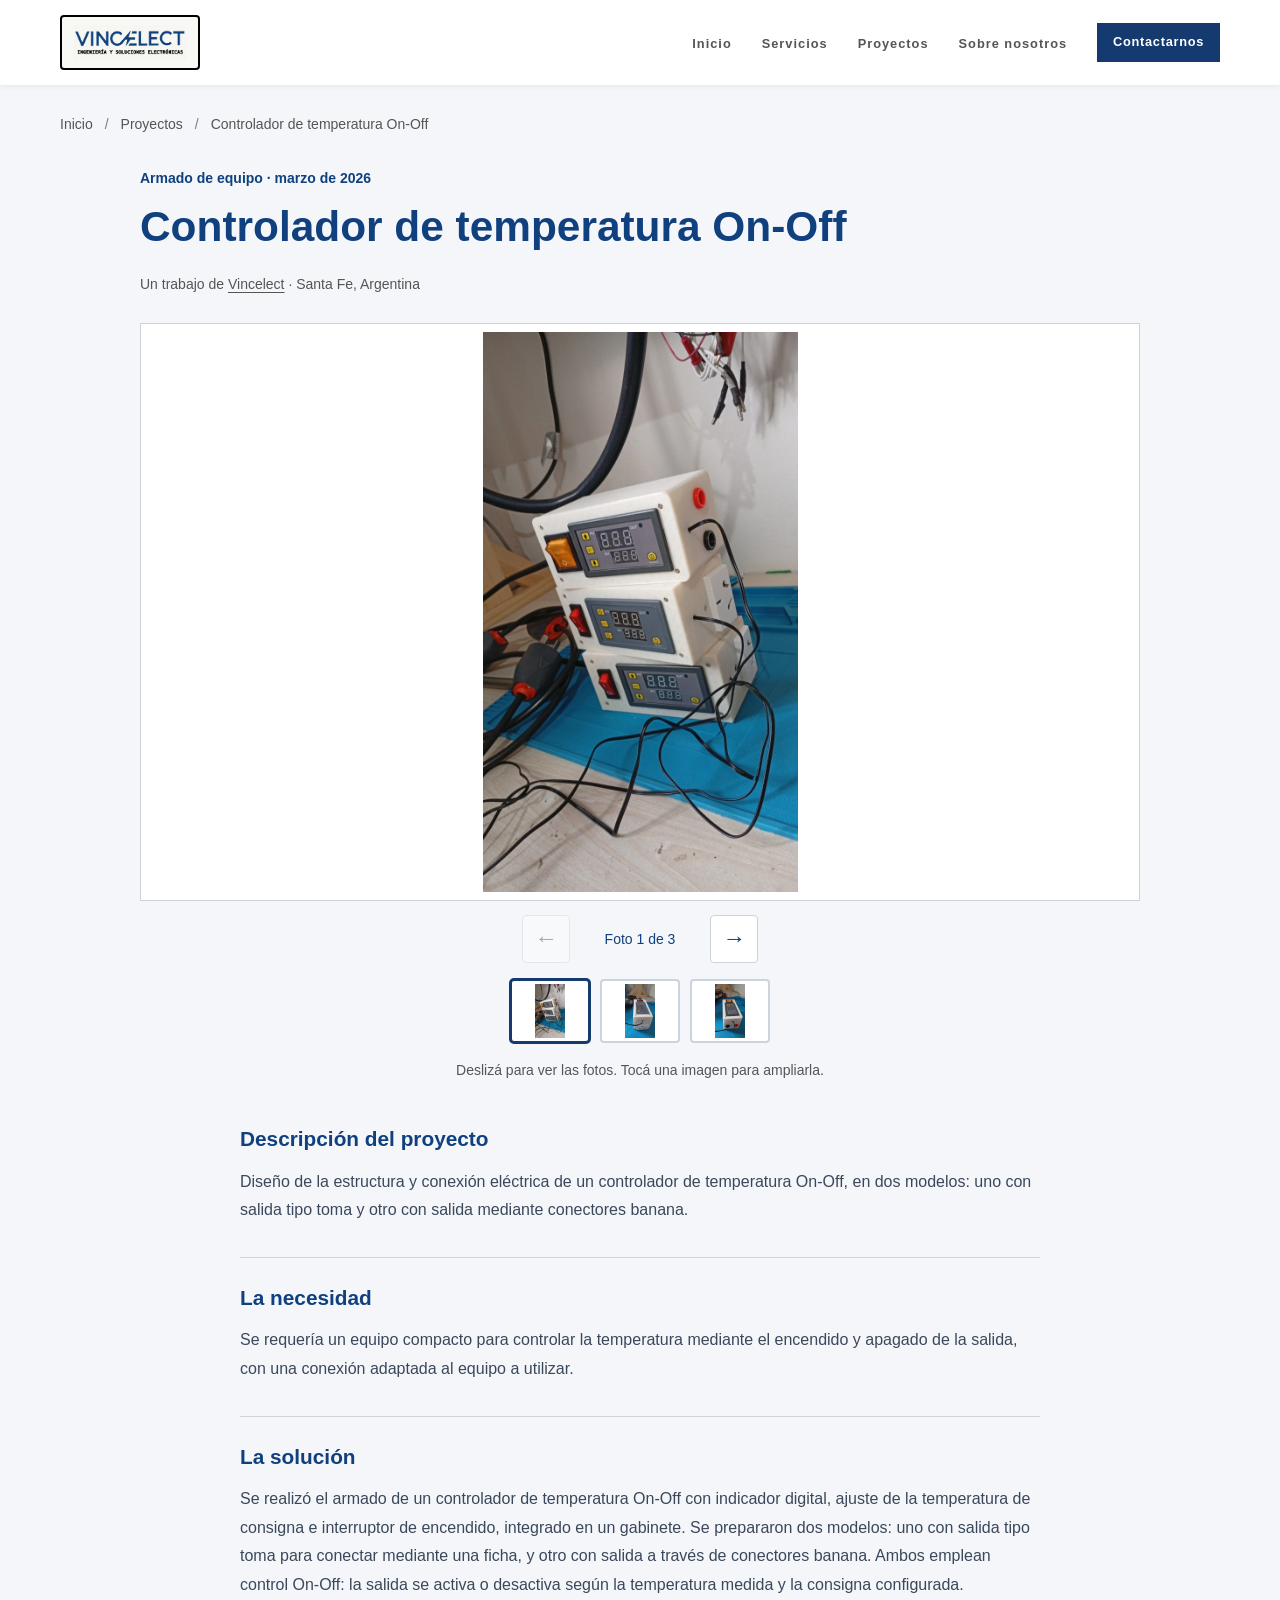
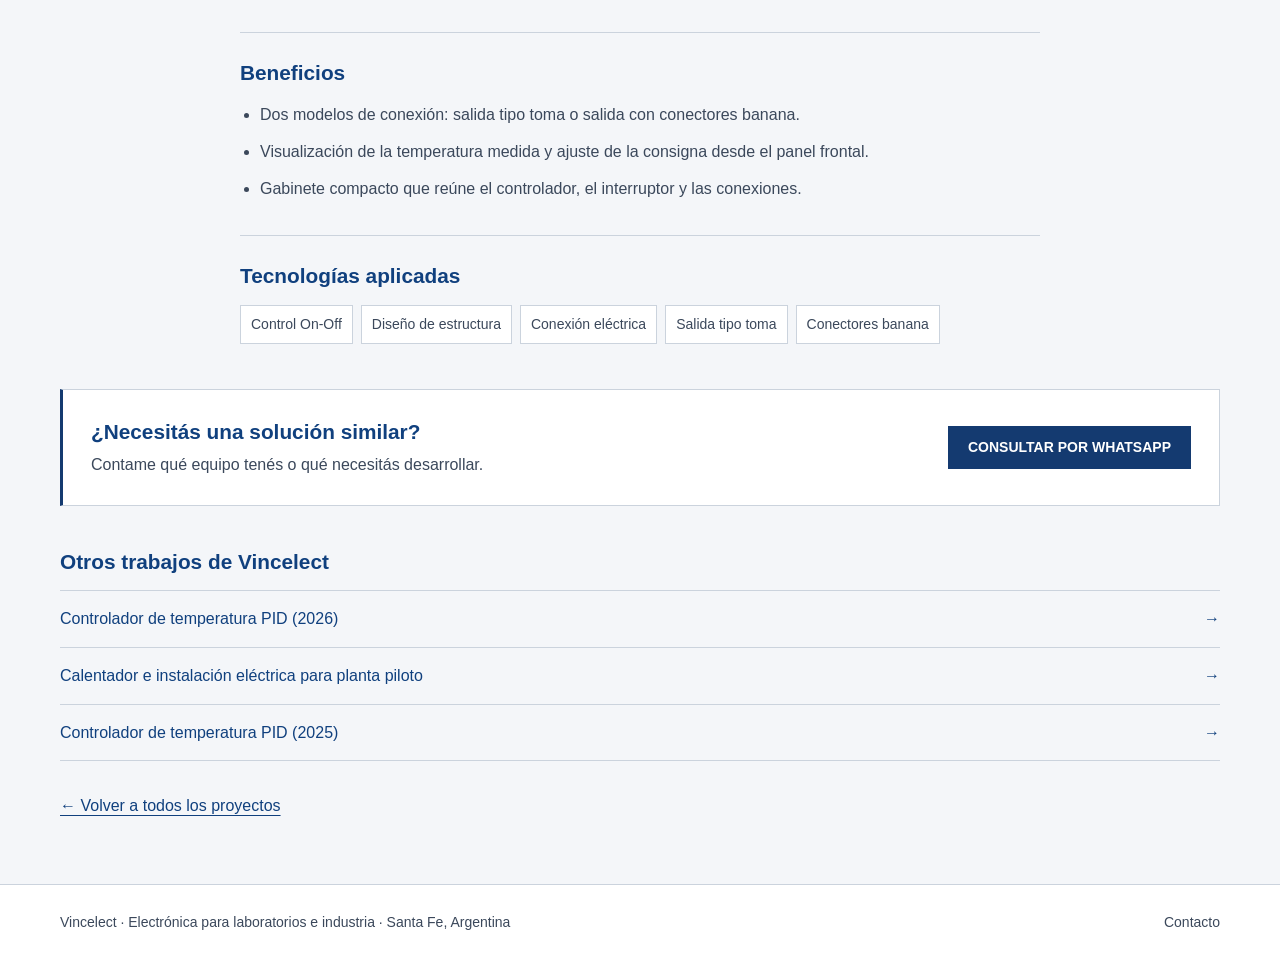
<file: proyectos/controlador-temperatura-on-off/index.html>
<!DOCTYPE html>
<html lang="es">
<head>
    <meta charset="UTF-8">
    <meta name="viewport" content="width=device-width, initial-scale=1.0">
    <title>Controlador de temperatura On-Off | Vincelect</title>
    <meta name="description" content="Controlador de temperatura On-Off en dos modelos: salida tipo toma o conectores banana. Diseño de gabinete y conexión eléctrica por Vincelect, Santa Fe.">
    <meta name="author" content="Vincelect">
    <meta name="robots" content="index, follow">
    <link rel="canonical" href="https://vincelect.com.ar/proyectos/controlador-temperatura-on-off/">
    <meta property="og:type" content="website">
    <meta property="og:title" content="Controlador de temperatura On-Off | Vincelect">
    <meta property="og:description" content="Controlador de temperatura On-Off en dos modelos: salida tipo toma o conectores banana. Diseño de gabinete y conexión eléctrica por Vincelect, Santa Fe.">
    <meta property="og:url" content="https://vincelect.com.ar/proyectos/controlador-temperatura-on-off/">
    <meta property="og:image" content="https://vincelect.com.ar/controlador-temperatura-on-off-modelos-01.webp">
    <meta property="og:image:alt" content="Controlador de temperatura On-Off">
    <meta property="og:locale" content="es_AR">
    <meta property="og:site_name" content="Vincelect">
    <meta name="twitter:card" content="summary_large_image">
    <meta name="twitter:title" content="Controlador de temperatura On-Off | Vincelect">
    <meta name="twitter:description" content="Controlador de temperatura On-Off en dos modelos: salida tipo toma o conectores banana. Diseño de gabinete y conexión eléctrica por Vincelect, Santa Fe.">
    <meta name="twitter:image" content="https://vincelect.com.ar/controlador-temperatura-on-off-modelos-01.webp">
    <link rel="icon" type="image/webp" href="../../isotipo-vincelect.webp">
    <link rel="apple-touch-icon" href="../../apple-touch-icon.png">
    <link rel="preconnect" href="https://fonts.googleapis.com">
    <link rel="preconnect" href="https://fonts.gstatic.com" crossorigin>
    <link href="https://fonts.googleapis.com/css2?family=Space+Mono:ital,wght@0,400;0,700;1,400&display=swap" rel="stylesheet">
    <link rel="stylesheet" href="../../estilos.css?v=20260904-2">
    <link rel="stylesheet" href="../../proyecto.css?v=2">
    <script src="../../rutas-locales.js" defer></script>
    <script src="../../carrusel-proyecto.js?v=1" defer></script>
    <script type="application/ld+json">{"@context":"https://schema.org","@graph":[{"@type":"WebPage","@id":"https://vincelect.com.ar/proyectos/controlador-temperatura-on-off/","url":"https://vincelect.com.ar/proyectos/controlador-temperatura-on-off/","name":"Controlador de temperatura On-Off","description":"Controlador de temperatura On-Off en dos modelos: salida tipo toma o conectores banana. Diseño de gabinete y conexión eléctrica por Vincelect, Santa Fe.","inLanguage":"es-AR","mainEntity":{"@id":"https://vincelect.com.ar/proyectos/controlador-temperatura-on-off/#trabajo"},"breadcrumb":{"@id":"https://vincelect.com.ar/proyectos/controlador-temperatura-on-off/#breadcrumb"}},{"@type":"CreativeWork","@id":"https://vincelect.com.ar/proyectos/controlador-temperatura-on-off/#trabajo","name":"Controlador de temperatura On-Off","url":"https://vincelect.com.ar/proyectos/controlador-temperatura-on-off/","description":"Diseño de la estructura y conexión eléctrica de un controlador de temperatura On-Off, en dos modelos: uno con salida tipo toma y otro con salida mediante conectores banana.","inLanguage":"es-AR","image":["https://vincelect.com.ar/controlador-temperatura-on-off-modelos-01.webp","https://vincelect.com.ar/controlador-temperatura-on-off-toma-02.webp","https://vincelect.com.ar/controlador-temperatura-on-off-bananas-03.webp"],"creator":{"@type":"Organization","name":"Vincelect","url":"https://vincelect.com.ar/"},"mainEntityOfPage":{"@id":"https://vincelect.com.ar/proyectos/controlador-temperatura-on-off/"}},{"@type":"BreadcrumbList","@id":"https://vincelect.com.ar/proyectos/controlador-temperatura-on-off/#breadcrumb","itemListElement":[{"@type":"ListItem","position":1,"name":"Inicio","item":"https://vincelect.com.ar/"},{"@type":"ListItem","position":2,"name":"Proyectos","item":"https://vincelect.com.ar/#proyectos"},{"@type":"ListItem","position":3,"name":"Controlador de temperatura On-Off","item":"https://vincelect.com.ar/proyectos/controlador-temperatura-on-off/"}]}]}</script>
</head>
<body class="project-page">
    <header class="site-header">
        <div class="container header-content">
            <!-- Cambiamos #inicio por / -->
            <a href="/" class="logo">
                <div class="logo-frame">
                    <img src="../../logo-vincelect-ingenieria-electronica.webp" alt="Logotipo Vincelect Ingeniería Santa Fe">
                </div>
            </a>
            <nav class="main-nav">
                <ul>
                    <li><a href="/#inicio">Inicio</a></li>
                    <li><a href="/#servicios">Servicios</a></li>
                    <li><a href="/#proyectos">Proyectos</a></li>
                    <!-- Le borramos el .html al fInal del href -->
                    <li><a href="/sobre-nosotros">Sobre nosotros</a></li>
                    <li><a href="/#contacto" class="btn-primary nav-contact">Contactarnos</a></li>
                </ul>
            </nav>
        </div>
    </header>
    <main class="container project-detail">
        <nav class="project-breadcrumb" aria-label="Ruta de navegación">
            <ol><li><a href="/">Inicio</a></li><li><a href="/#proyectos">Proyectos</a></li><li aria-current="page">Controlador de temperatura On-Off</li></ol>
        </nav>
        <article>
            <header class="project-heading">
                <p class="project-meta">Armado de equipo · <time datetime="2026-03">marzo de 2026</time></p>
                <h1>Controlador de temperatura On-Off</h1>
                <p class="project-byline">Un trabajo de <a href="/sobre-nosotros">Vincelect</a> · Santa Fe, Argentina</p>
            </header>
            <section class="project-carousel" data-carousel role="region" aria-roledescription="carrusel" aria-label="Fotografías del proyecto">
                <div class="project-carousel-frame">
                    <div class="project-carousel-track" id="fotos-proyecto" tabindex="0" aria-label="Fotografías; deslizá horizontalmente o usá las flechas del teclado">
                        <figure class="project-slide" role="group" aria-roledescription="diapositiva" aria-label="1 de 3">
                            <a href="../../controlador-temperatura-on-off-modelos-01.webp" target="_blank" rel="noopener noreferrer" aria-label="Ampliar fotografía 1 de Controlador de temperatura On-Off">
                                <img src="../../controlador-temperatura-on-off-modelos-01.webp" alt="Controlador de temperatura On-Off — fotografía 1 del proyecto" fetchpriority="high" draggable="false">
                            </a>
                        </figure>
                        <figure class="project-slide" role="group" aria-roledescription="diapositiva" aria-label="2 de 3">
                            <a href="../../controlador-temperatura-on-off-toma-02.webp" target="_blank" rel="noopener noreferrer" aria-label="Ampliar fotografía 2 de Controlador de temperatura On-Off">
                                <img src="../../controlador-temperatura-on-off-toma-02.webp" alt="Controlador de temperatura On-Off — fotografía 2 del proyecto" loading="lazy" decoding="async" draggable="false">
                            </a>
                        </figure>
                        <figure class="project-slide" role="group" aria-roledescription="diapositiva" aria-label="3 de 3">
                            <a href="../../controlador-temperatura-on-off-bananas-03.webp" target="_blank" rel="noopener noreferrer" aria-label="Ampliar fotografía 3 de Controlador de temperatura On-Off">
                                <img src="../../controlador-temperatura-on-off-bananas-03.webp" alt="Controlador de temperatura On-Off — fotografía 3 del proyecto" loading="lazy" decoding="async" draggable="false">
                            </a>
                        </figure>
                    </div>
                </div>
                <div class="project-carousel-controls" hidden>
                    <button class="project-carousel-arrow" type="button" data-previous aria-label="Fotografía anterior" aria-controls="fotos-proyecto" disabled><span aria-hidden="true">←</span></button>
                    <p class="project-carousel-count" role="status" aria-live="polite" aria-atomic="true">Foto <span data-photo-count>1 de 3</span></p>
                    <button class="project-carousel-arrow" type="button" data-next aria-label="Fotografía siguiente" aria-controls="fotos-proyecto"><span aria-hidden="true">→</span></button>
                </div>
                <div class="project-carousel-thumbnails" role="group" aria-label="Elegir fotografía" hidden>
                    <button type="button" class="project-carousel-thumbnail" data-photo="0" aria-label="Ver fotografía 1" aria-pressed="true" aria-controls="fotos-proyecto"><img src="../../controlador-temperatura-on-off-modelos-01.webp" alt="" width="72" height="54" loading="lazy" draggable="false"></button>
                    <button type="button" class="project-carousel-thumbnail" data-photo="1" aria-label="Ver fotografía 2" aria-pressed="false" aria-controls="fotos-proyecto"><img src="../../controlador-temperatura-on-off-toma-02.webp" alt="" width="72" height="54" loading="lazy" draggable="false"></button>
                    <button type="button" class="project-carousel-thumbnail" data-photo="2" aria-label="Ver fotografía 3" aria-pressed="false" aria-controls="fotos-proyecto"><img src="../../controlador-temperatura-on-off-bananas-03.webp" alt="" width="72" height="54" loading="lazy" draggable="false"></button>
                </div>
                <p class="project-carousel-hint">Deslizá para ver las fotos. Tocá una imagen para ampliarla.</p>
            </section>
            <div class="project-story">
                    <section aria-labelledby="descripcion"><h2 id="descripcion">Descripción del proyecto</h2><p class="project-intro">Diseño de la estructura y conexión eléctrica de un controlador de temperatura On-Off, en dos modelos: uno con salida tipo toma y otro con salida mediante conectores banana.</p></section>
                    <section aria-labelledby="necesidad"><h2 id="necesidad">La necesidad</h2><p>Se requería un equipo compacto para controlar la temperatura mediante el encendido y apagado de la salida, con una conexión adaptada al equipo a utilizar.</p></section>
                    <section aria-labelledby="solucion"><h2 id="solucion">La solución</h2><p>Se realizó el armado de un controlador de temperatura On-Off con indicador digital, ajuste de la temperatura de consigna e interruptor de encendido, integrado en un gabinete. Se prepararon dos modelos: uno con salida tipo toma para conectar mediante una ficha, y otro con salida a través de conectores banana. Ambos emplean control On-Off: la salida se activa o desactiva según la temperatura medida y la consigna configurada.</p></section>
                    <section aria-labelledby="beneficios"><h2 id="beneficios">Beneficios</h2><ul><li>Dos modelos de conexión: salida tipo toma o salida con conectores banana.</li><li>Visualización de la temperatura medida y ajuste de la consigna desde el panel frontal.</li><li>Gabinete compacto que reúne el controlador, el interruptor y las conexiones.</li></ul></section>
                    <section aria-labelledby="tecnologias"><h2 id="tecnologias">Tecnologías aplicadas</h2><ul class="project-technologies"><li>Control On-Off</li><li>Diseño de estructura</li><li>Conexión eléctrica</li><li>Salida tipo toma</li><li>Conectores banana</li></ul></section>
            </div>
            <section class="project-contact" aria-labelledby="consulta">
                <div><h2 id="consulta">¿Necesitás una solución similar?</h2><p>Contame qué equipo tenés o qué necesitás desarrollar.</p></div>
                <a class="btn-primary" href="https://wa.me/5493426313828?text=Hola%20Ayrton%2C%20vi%20el%20proyecto%20%C2%ABControlador%20de%20temperatura%20On-Off%C2%BB%20(https%3A%2F%2Fvincelect.com.ar%2Fproyectos%2Fcontrolador-temperatura-on-off%2F)%20y%20quiero%20consultar%20por%20un%20trabajo%20similar." target="_blank" rel="noopener noreferrer">CONSULTAR POR WHATSAPP</a>
            </section>
        </article>
        <nav class="project-related" aria-label="Otros proyectos"><h2>Otros trabajos de Vincelect</h2><ul><li><a href="/proyectos/controlador-temperatura-pid-2026/">Controlador de temperatura PID (2026) <span aria-hidden="true">→</span></a></li><li><a href="/proyectos/calentador-planta-piloto/">Calentador e instalación eléctrica para planta piloto <span aria-hidden="true">→</span></a></li><li><a href="/proyectos/controlador-temperatura-pid-2025/">Controlador de temperatura PID (2025) <span aria-hidden="true">→</span></a></li></ul></nav>
        <a class="project-back" href="/#proyectos">← Volver a todos los proyectos</a>
    </main>
    <footer class="project-footer"><div class="container"><p>Vincelect · Electrónica para laboratorios e industria · Santa Fe, Argentina</p><a href="/#contacto">Contacto</a></div></footer>
</body>
</html>
</file>
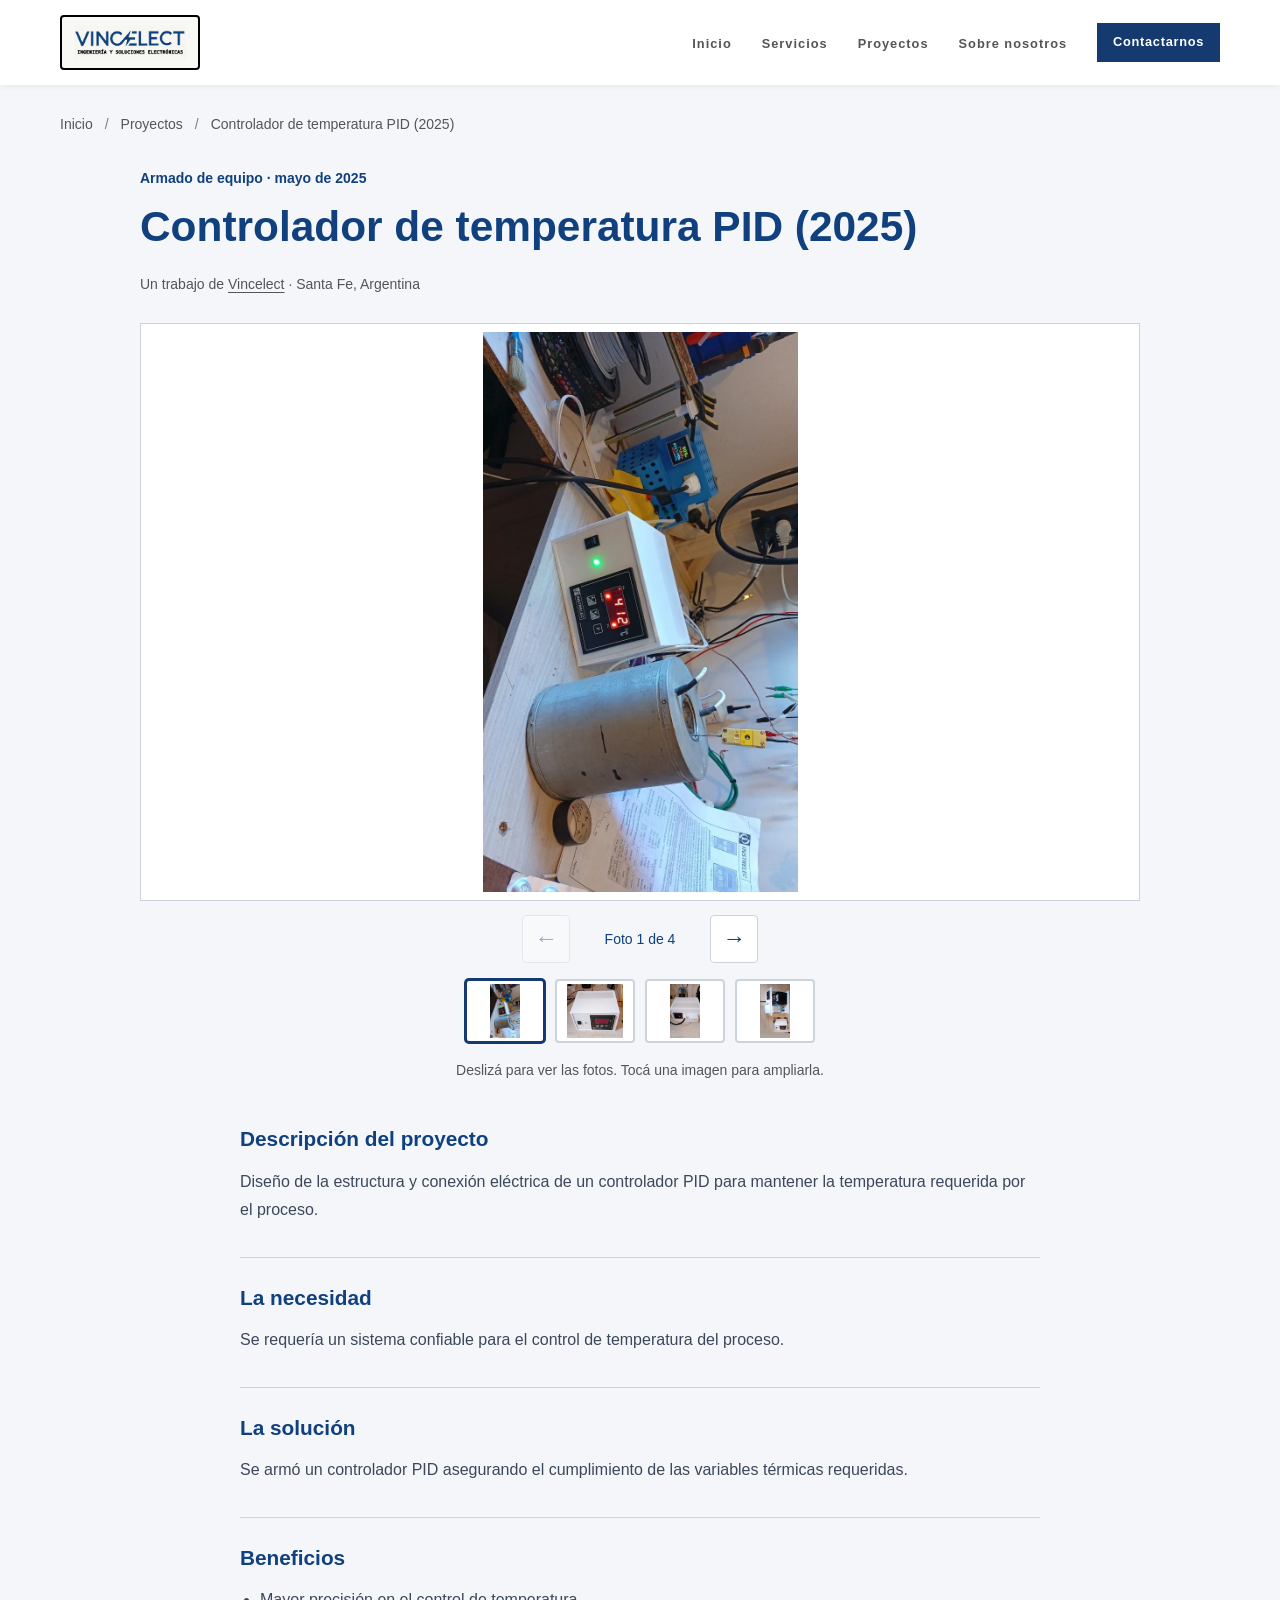
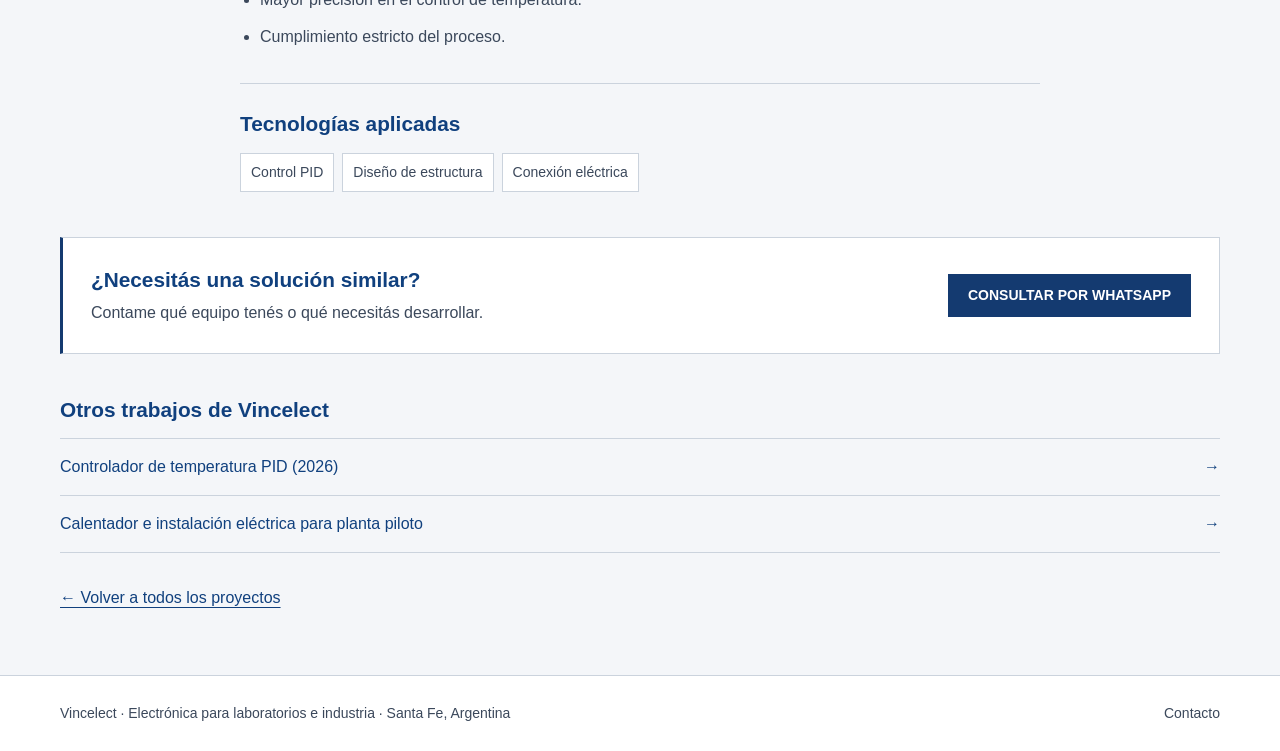
<file: proyectos/controlador-temperatura-pid-2025/index.html>
<!DOCTYPE html>
<html lang="es">
<head>
    <meta charset="UTF-8">
    <meta name="viewport" content="width=device-width, initial-scale=1.0">
    <title>Controlador de temperatura PID (2025) | Vincelect</title>
    <meta name="description" content="Controlador de temperatura PID armado por Vincelect en mayo de 2025: estructura, conexión eléctrica y galería del equipo. Santa Fe, Argentina.">
    <meta name="author" content="Vincelect">
    <meta name="robots" content="index, follow">
    <link rel="canonical" href="https://vincelect.com.ar/proyectos/controlador-temperatura-pid-2025/">
    <meta property="og:type" content="website">
    <meta property="og:title" content="Controlador de temperatura PID (2025) | Vincelect">
    <meta property="og:description" content="Controlador de temperatura PID armado por Vincelect en mayo de 2025: estructura, conexión eléctrica y galería del equipo. Santa Fe, Argentina.">
    <meta property="og:url" content="https://vincelect.com.ar/proyectos/controlador-temperatura-pid-2025/">
    <meta property="og:image" content="https://vincelect.com.ar/controlador-temperatura-pid-2025-01.webp">
    <meta property="og:image:alt" content="Controlador de temperatura PID (2025)">
    <meta property="og:locale" content="es_AR">
    <meta property="og:site_name" content="Vincelect">
    <meta name="twitter:card" content="summary_large_image">
    <meta name="twitter:title" content="Controlador de temperatura PID (2025) | Vincelect">
    <meta name="twitter:description" content="Controlador de temperatura PID armado por Vincelect en mayo de 2025: estructura, conexión eléctrica y galería del equipo. Santa Fe, Argentina.">
    <meta name="twitter:image" content="https://vincelect.com.ar/controlador-temperatura-pid-2025-01.webp">
    <link rel="icon" type="image/webp" href="../../isotipo-vincelect.webp">
    <link rel="apple-touch-icon" href="../../apple-touch-icon.png">
    <link rel="preconnect" href="https://fonts.googleapis.com">
    <link rel="preconnect" href="https://fonts.gstatic.com" crossorigin>
    <link href="https://fonts.googleapis.com/css2?family=Space+Mono:ital,wght@0,400;0,700;1,400&display=swap" rel="stylesheet">
    <link rel="stylesheet" href="../../estilos.css?v=20260904-2">
    <link rel="stylesheet" href="../../proyecto.css?v=2">
    <script src="../../rutas-locales.js" defer></script>
    <script src="../../carrusel-proyecto.js?v=1" defer></script>
    <script type="application/ld+json">{"@context":"https://schema.org","@graph":[{"@type":"WebPage","@id":"https://vincelect.com.ar/proyectos/controlador-temperatura-pid-2025/","url":"https://vincelect.com.ar/proyectos/controlador-temperatura-pid-2025/","name":"Controlador de temperatura PID (2025)","description":"Controlador de temperatura PID armado por Vincelect en mayo de 2025: estructura, conexión eléctrica y galería del equipo. Santa Fe, Argentina.","inLanguage":"es-AR","mainEntity":{"@id":"https://vincelect.com.ar/proyectos/controlador-temperatura-pid-2025/#trabajo"},"breadcrumb":{"@id":"https://vincelect.com.ar/proyectos/controlador-temperatura-pid-2025/#breadcrumb"}},{"@type":"CreativeWork","@id":"https://vincelect.com.ar/proyectos/controlador-temperatura-pid-2025/#trabajo","name":"Controlador de temperatura PID (2025)","url":"https://vincelect.com.ar/proyectos/controlador-temperatura-pid-2025/","description":"Diseño de la estructura y conexión eléctrica de un controlador PID para mantener la temperatura requerida por el proceso.","inLanguage":"es-AR","image":["https://vincelect.com.ar/controlador-temperatura-pid-2025-01.webp","https://vincelect.com.ar/controlador-temperatura-pid-2025-02.webp","https://vincelect.com.ar/controlador-temperatura-pid-2025-03.webp","https://vincelect.com.ar/controlador-temperatura-pid-2025-04.webp"],"creator":{"@type":"Organization","name":"Vincelect","url":"https://vincelect.com.ar/"},"mainEntityOfPage":{"@id":"https://vincelect.com.ar/proyectos/controlador-temperatura-pid-2025/"}},{"@type":"BreadcrumbList","@id":"https://vincelect.com.ar/proyectos/controlador-temperatura-pid-2025/#breadcrumb","itemListElement":[{"@type":"ListItem","position":1,"name":"Inicio","item":"https://vincelect.com.ar/"},{"@type":"ListItem","position":2,"name":"Proyectos","item":"https://vincelect.com.ar/#proyectos"},{"@type":"ListItem","position":3,"name":"Controlador de temperatura PID (2025)","item":"https://vincelect.com.ar/proyectos/controlador-temperatura-pid-2025/"}]}]}</script>
</head>
<body class="project-page">
    <header class="site-header">
        <div class="container header-content">
            <!-- Cambiamos #inicio por / -->
            <a href="/" class="logo">
                <div class="logo-frame">
                    <img src="../../logo-vincelect-ingenieria-electronica.webp" alt="Logotipo Vincelect Ingeniería Santa Fe">
                </div>
            </a>
            <nav class="main-nav">
                <ul>
                    <li><a href="/#inicio">Inicio</a></li>
                    <li><a href="/#servicios">Servicios</a></li>
                    <li><a href="/#proyectos">Proyectos</a></li>
                    <!-- Le borramos el .html al fInal del href -->
                    <li><a href="/sobre-nosotros">Sobre nosotros</a></li>
                    <li><a href="/#contacto" class="btn-primary nav-contact">Contactarnos</a></li>
                </ul>
            </nav>
        </div>
    </header>
    <main class="container project-detail">
        <nav class="project-breadcrumb" aria-label="Ruta de navegación">
            <ol><li><a href="/">Inicio</a></li><li><a href="/#proyectos">Proyectos</a></li><li aria-current="page">Controlador de temperatura PID (2025)</li></ol>
        </nav>
        <article>
            <header class="project-heading">
                <p class="project-meta">Armado de equipo · <time datetime="2025-05">mayo de 2025</time></p>
                <h1>Controlador de temperatura PID (2025)</h1>
                <p class="project-byline">Un trabajo de <a href="/sobre-nosotros">Vincelect</a> · Santa Fe, Argentina</p>
            </header>
            <section class="project-carousel" data-carousel role="region" aria-roledescription="carrusel" aria-label="Fotografías del proyecto">
                <div class="project-carousel-frame">
                    <div class="project-carousel-track" id="fotos-proyecto" tabindex="0" aria-label="Fotografías; deslizá horizontalmente o usá las flechas del teclado">
                        <figure class="project-slide" role="group" aria-roledescription="diapositiva" aria-label="1 de 4">
                            <a href="../../controlador-temperatura-pid-2025-01.webp" target="_blank" rel="noopener noreferrer" aria-label="Ampliar fotografía 1 de Controlador de temperatura PID (2025)">
                                <img src="../../controlador-temperatura-pid-2025-01.webp" alt="Controlador de temperatura PID (2025) — fotografía 1 del proyecto" fetchpriority="high" draggable="false">
                            </a>
                        </figure>
                        <figure class="project-slide" role="group" aria-roledescription="diapositiva" aria-label="2 de 4">
                            <a href="../../controlador-temperatura-pid-2025-02.webp" target="_blank" rel="noopener noreferrer" aria-label="Ampliar fotografía 2 de Controlador de temperatura PID (2025)">
                                <img src="../../controlador-temperatura-pid-2025-02.webp" alt="Controlador de temperatura PID (2025) — fotografía 2 del proyecto" loading="lazy" decoding="async" draggable="false">
                            </a>
                        </figure>
                        <figure class="project-slide" role="group" aria-roledescription="diapositiva" aria-label="3 de 4">
                            <a href="../../controlador-temperatura-pid-2025-03.webp" target="_blank" rel="noopener noreferrer" aria-label="Ampliar fotografía 3 de Controlador de temperatura PID (2025)">
                                <img src="../../controlador-temperatura-pid-2025-03.webp" alt="Controlador de temperatura PID (2025) — fotografía 3 del proyecto" loading="lazy" decoding="async" draggable="false">
                            </a>
                        </figure>
                        <figure class="project-slide" role="group" aria-roledescription="diapositiva" aria-label="4 de 4">
                            <a href="../../controlador-temperatura-pid-2025-04.webp" target="_blank" rel="noopener noreferrer" aria-label="Ampliar fotografía 4 de Controlador de temperatura PID (2025)">
                                <img src="../../controlador-temperatura-pid-2025-04.webp" alt="Controlador de temperatura PID (2025) — fotografía 4 del proyecto" loading="lazy" decoding="async" draggable="false">
                            </a>
                        </figure>
                    </div>
                </div>
                <div class="project-carousel-controls" hidden>
                    <button class="project-carousel-arrow" type="button" data-previous aria-label="Fotografía anterior" aria-controls="fotos-proyecto" disabled><span aria-hidden="true">←</span></button>
                    <p class="project-carousel-count" role="status" aria-live="polite" aria-atomic="true">Foto <span data-photo-count>1 de 4</span></p>
                    <button class="project-carousel-arrow" type="button" data-next aria-label="Fotografía siguiente" aria-controls="fotos-proyecto"><span aria-hidden="true">→</span></button>
                </div>
                <div class="project-carousel-thumbnails" role="group" aria-label="Elegir fotografía" hidden>
                    <button type="button" class="project-carousel-thumbnail" data-photo="0" aria-label="Ver fotografía 1" aria-pressed="true" aria-controls="fotos-proyecto"><img src="../../controlador-temperatura-pid-2025-01.webp" alt="" width="72" height="54" loading="lazy" draggable="false"></button>
                    <button type="button" class="project-carousel-thumbnail" data-photo="1" aria-label="Ver fotografía 2" aria-pressed="false" aria-controls="fotos-proyecto"><img src="../../controlador-temperatura-pid-2025-02.webp" alt="" width="72" height="54" loading="lazy" draggable="false"></button>
                    <button type="button" class="project-carousel-thumbnail" data-photo="2" aria-label="Ver fotografía 3" aria-pressed="false" aria-controls="fotos-proyecto"><img src="../../controlador-temperatura-pid-2025-03.webp" alt="" width="72" height="54" loading="lazy" draggable="false"></button>
                    <button type="button" class="project-carousel-thumbnail" data-photo="3" aria-label="Ver fotografía 4" aria-pressed="false" aria-controls="fotos-proyecto"><img src="../../controlador-temperatura-pid-2025-04.webp" alt="" width="72" height="54" loading="lazy" draggable="false"></button>
                </div>
                <p class="project-carousel-hint">Deslizá para ver las fotos. Tocá una imagen para ampliarla.</p>
            </section>
            <div class="project-story">
                    <section aria-labelledby="descripcion"><h2 id="descripcion">Descripción del proyecto</h2><p class="project-intro">Diseño de la estructura y conexión eléctrica de un controlador PID para mantener la temperatura requerida por el proceso.</p></section>
                    <section aria-labelledby="necesidad"><h2 id="necesidad">La necesidad</h2><p>Se requería un sistema confiable para el control de temperatura del proceso.</p></section>
                    <section aria-labelledby="solucion"><h2 id="solucion">La solución</h2><p>Se armó un controlador PID asegurando el cumplimiento de las variables térmicas requeridas.</p></section>
                    <section aria-labelledby="beneficios"><h2 id="beneficios">Beneficios</h2><ul><li>Mayor precisión en el control de temperatura.</li><li>Cumplimiento estricto del proceso.</li></ul></section>
                    <section aria-labelledby="tecnologias"><h2 id="tecnologias">Tecnologías aplicadas</h2><ul class="project-technologies"><li>Control PID</li><li>Diseño de estructura</li><li>Conexión eléctrica</li></ul></section>
            </div>
            <section class="project-contact" aria-labelledby="consulta">
                <div><h2 id="consulta">¿Necesitás una solución similar?</h2><p>Contame qué equipo tenés o qué necesitás desarrollar.</p></div>
                <a class="btn-primary" href="https://wa.me/5493426313828?text=Hola%20Ayrton%2C%20vi%20el%20proyecto%20%C2%ABControlador%20de%20temperatura%20PID%20(2025)%C2%BB%20(https%3A%2F%2Fvincelect.com.ar%2Fproyectos%2Fcontrolador-temperatura-pid-2025%2F)%20y%20quiero%20consultar%20por%20un%20trabajo%20similar." target="_blank" rel="noopener noreferrer">CONSULTAR POR WHATSAPP</a>
            </section>
        </article>
        <nav class="project-related" aria-label="Otros proyectos"><h2>Otros trabajos de Vincelect</h2><ul><li><a href="/proyectos/controlador-temperatura-pid-2026/">Controlador de temperatura PID (2026) <span aria-hidden="true">→</span></a></li><li><a href="/proyectos/calentador-planta-piloto/">Calentador e instalación eléctrica para planta piloto <span aria-hidden="true">→</span></a></li></ul></nav>
        <a class="project-back" href="/#proyectos">← Volver a todos los proyectos</a>
    </main>
    <footer class="project-footer"><div class="container"><p>Vincelect · Electrónica para laboratorios e industria · Santa Fe, Argentina</p><a href="/#contacto">Contacto</a></div></footer>
</body>
</html>
</file>
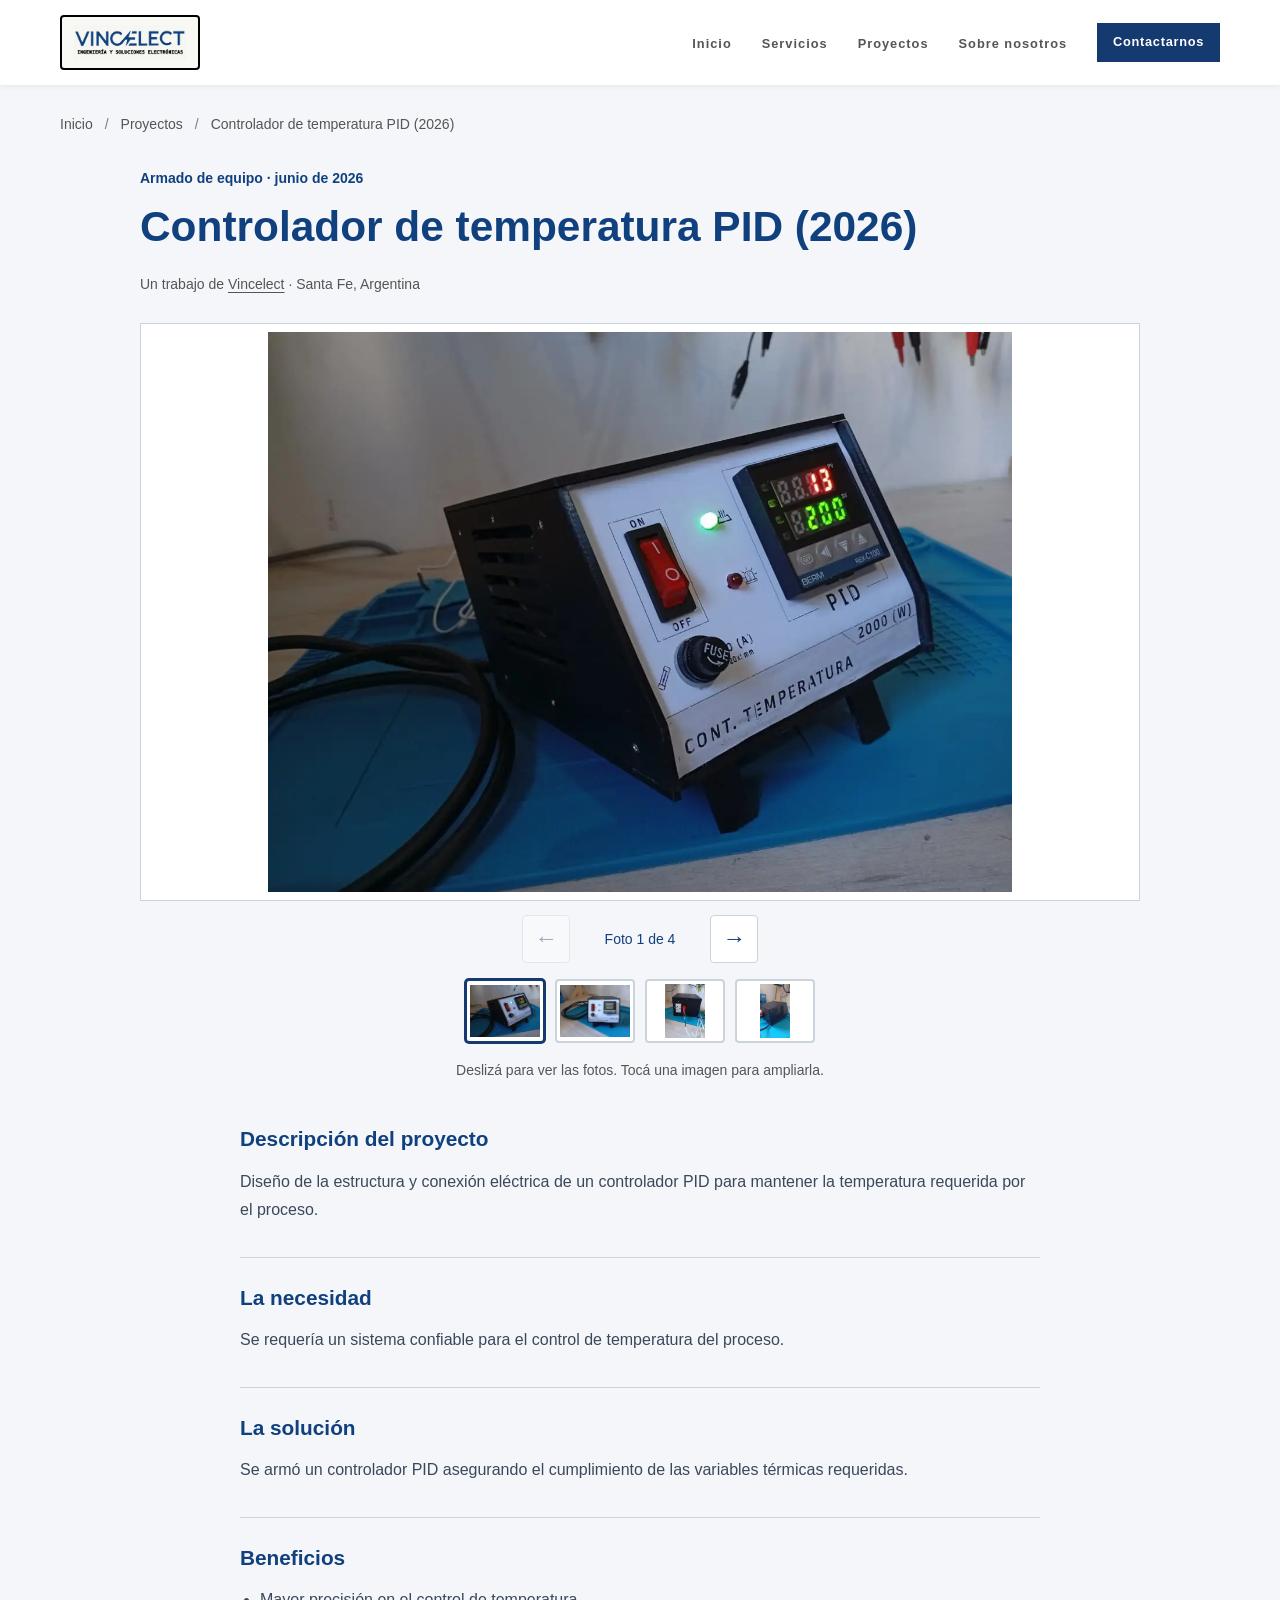
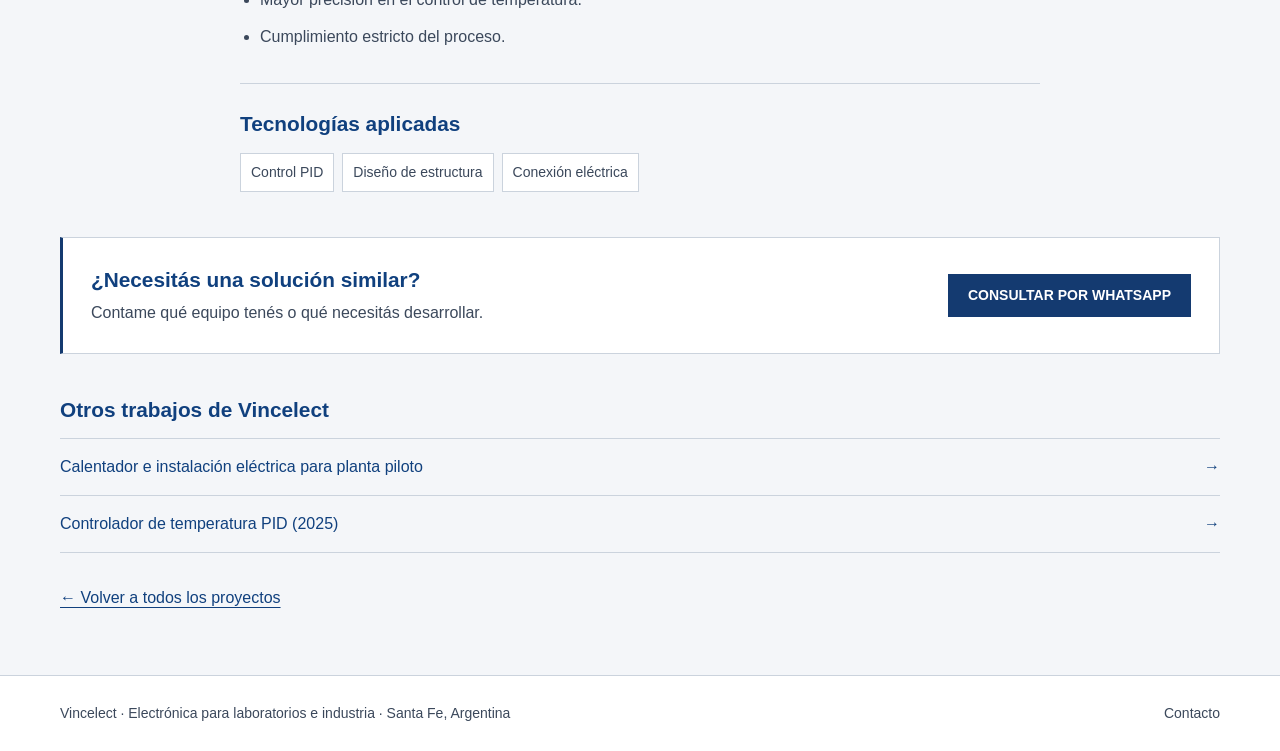
<file: proyectos/controlador-temperatura-pid-2026/index.html>
<!DOCTYPE html>
<html lang="es">
<head>
    <meta charset="UTF-8">
    <meta name="viewport" content="width=device-width, initial-scale=1.0">
    <title>Controlador de temperatura PID (2026) | Vincelect</title>
    <meta name="description" content="Controlador de temperatura PID armado por Vincelect en junio de 2026: estructura, conexión eléctrica y galería del equipo. Santa Fe, Argentina.">
    <meta name="author" content="Vincelect">
    <meta name="robots" content="index, follow">
    <link rel="canonical" href="https://vincelect.com.ar/proyectos/controlador-temperatura-pid-2026/">
    <meta property="og:type" content="website">
    <meta property="og:title" content="Controlador de temperatura PID (2026) | Vincelect">
    <meta property="og:description" content="Controlador de temperatura PID armado por Vincelect en junio de 2026: estructura, conexión eléctrica y galería del equipo. Santa Fe, Argentina.">
    <meta property="og:url" content="https://vincelect.com.ar/proyectos/controlador-temperatura-pid-2026/">
    <meta property="og:image" content="https://vincelect.com.ar/controlador-temperatura-pid-2026-01.webp">
    <meta property="og:image:alt" content="Controlador de temperatura PID (2026)">
    <meta property="og:locale" content="es_AR">
    <meta property="og:site_name" content="Vincelect">
    <meta name="twitter:card" content="summary_large_image">
    <meta name="twitter:title" content="Controlador de temperatura PID (2026) | Vincelect">
    <meta name="twitter:description" content="Controlador de temperatura PID armado por Vincelect en junio de 2026: estructura, conexión eléctrica y galería del equipo. Santa Fe, Argentina.">
    <meta name="twitter:image" content="https://vincelect.com.ar/controlador-temperatura-pid-2026-01.webp">
    <link rel="icon" type="image/webp" href="../../isotipo-vincelect.webp">
    <link rel="apple-touch-icon" href="../../apple-touch-icon.png">
    <link rel="preconnect" href="https://fonts.googleapis.com">
    <link rel="preconnect" href="https://fonts.gstatic.com" crossorigin>
    <link href="https://fonts.googleapis.com/css2?family=Space+Mono:ital,wght@0,400;0,700;1,400&display=swap" rel="stylesheet">
    <link rel="stylesheet" href="../../estilos.css?v=20260904-2">
    <link rel="stylesheet" href="../../proyecto.css?v=2">
    <script src="../../rutas-locales.js" defer></script>
    <script src="../../carrusel-proyecto.js?v=1" defer></script>
    <script type="application/ld+json">{"@context":"https://schema.org","@graph":[{"@type":"WebPage","@id":"https://vincelect.com.ar/proyectos/controlador-temperatura-pid-2026/","url":"https://vincelect.com.ar/proyectos/controlador-temperatura-pid-2026/","name":"Controlador de temperatura PID (2026)","description":"Controlador de temperatura PID armado por Vincelect en junio de 2026: estructura, conexión eléctrica y galería del equipo. Santa Fe, Argentina.","inLanguage":"es-AR","mainEntity":{"@id":"https://vincelect.com.ar/proyectos/controlador-temperatura-pid-2026/#trabajo"},"breadcrumb":{"@id":"https://vincelect.com.ar/proyectos/controlador-temperatura-pid-2026/#breadcrumb"}},{"@type":"CreativeWork","@id":"https://vincelect.com.ar/proyectos/controlador-temperatura-pid-2026/#trabajo","name":"Controlador de temperatura PID (2026)","url":"https://vincelect.com.ar/proyectos/controlador-temperatura-pid-2026/","description":"Diseño de la estructura y conexión eléctrica de un controlador PID para mantener la temperatura requerida por el proceso.","inLanguage":"es-AR","image":["https://vincelect.com.ar/controlador-temperatura-pid-2026-01.webp","https://vincelect.com.ar/controlador-temperatura-pid-2026-02.webp","https://vincelect.com.ar/controlador-temperatura-pid-2026-03.webp","https://vincelect.com.ar/controlador-temperatura-pid-2026-04.webp"],"creator":{"@type":"Organization","name":"Vincelect","url":"https://vincelect.com.ar/"},"mainEntityOfPage":{"@id":"https://vincelect.com.ar/proyectos/controlador-temperatura-pid-2026/"}},{"@type":"BreadcrumbList","@id":"https://vincelect.com.ar/proyectos/controlador-temperatura-pid-2026/#breadcrumb","itemListElement":[{"@type":"ListItem","position":1,"name":"Inicio","item":"https://vincelect.com.ar/"},{"@type":"ListItem","position":2,"name":"Proyectos","item":"https://vincelect.com.ar/#proyectos"},{"@type":"ListItem","position":3,"name":"Controlador de temperatura PID (2026)","item":"https://vincelect.com.ar/proyectos/controlador-temperatura-pid-2026/"}]}]}</script>
</head>
<body class="project-page">
    <header class="site-header">
        <div class="container header-content">
            <!-- Cambiamos #inicio por / -->
            <a href="/" class="logo">
                <div class="logo-frame">
                    <img src="../../logo-vincelect-ingenieria-electronica.webp" alt="Logotipo Vincelect Ingeniería Santa Fe">
                </div>
            </a>
            <nav class="main-nav">
                <ul>
                    <li><a href="/#inicio">Inicio</a></li>
                    <li><a href="/#servicios">Servicios</a></li>
                    <li><a href="/#proyectos">Proyectos</a></li>
                    <!-- Le borramos el .html al fInal del href -->
                    <li><a href="/sobre-nosotros">Sobre nosotros</a></li>
                    <li><a href="/#contacto" class="btn-primary nav-contact">Contactarnos</a></li>
                </ul>
            </nav>
        </div>
    </header>
    <main class="container project-detail">
        <nav class="project-breadcrumb" aria-label="Ruta de navegación">
            <ol><li><a href="/">Inicio</a></li><li><a href="/#proyectos">Proyectos</a></li><li aria-current="page">Controlador de temperatura PID (2026)</li></ol>
        </nav>
        <article>
            <header class="project-heading">
                <p class="project-meta">Armado de equipo · <time datetime="2026-06">junio de 2026</time></p>
                <h1>Controlador de temperatura PID (2026)</h1>
                <p class="project-byline">Un trabajo de <a href="/sobre-nosotros">Vincelect</a> · Santa Fe, Argentina</p>
            </header>
            <section class="project-carousel" data-carousel role="region" aria-roledescription="carrusel" aria-label="Fotografías del proyecto">
                <div class="project-carousel-frame">
                    <div class="project-carousel-track" id="fotos-proyecto" tabindex="0" aria-label="Fotografías; deslizá horizontalmente o usá las flechas del teclado">
                        <figure class="project-slide" role="group" aria-roledescription="diapositiva" aria-label="1 de 4">
                            <a href="../../controlador-temperatura-pid-2026-01.webp" target="_blank" rel="noopener noreferrer" aria-label="Ampliar fotografía 1 de Controlador de temperatura PID (2026)">
                                <img src="../../controlador-temperatura-pid-2026-01.webp" alt="Controlador de temperatura PID (2026) — fotografía 1 del proyecto" fetchpriority="high" draggable="false">
                            </a>
                        </figure>
                        <figure class="project-slide" role="group" aria-roledescription="diapositiva" aria-label="2 de 4">
                            <a href="../../controlador-temperatura-pid-2026-02.webp" target="_blank" rel="noopener noreferrer" aria-label="Ampliar fotografía 2 de Controlador de temperatura PID (2026)">
                                <img src="../../controlador-temperatura-pid-2026-02.webp" alt="Controlador de temperatura PID (2026) — fotografía 2 del proyecto" loading="lazy" decoding="async" draggable="false">
                            </a>
                        </figure>
                        <figure class="project-slide" role="group" aria-roledescription="diapositiva" aria-label="3 de 4">
                            <a href="../../controlador-temperatura-pid-2026-03.webp" target="_blank" rel="noopener noreferrer" aria-label="Ampliar fotografía 3 de Controlador de temperatura PID (2026)">
                                <img src="../../controlador-temperatura-pid-2026-03.webp" alt="Controlador de temperatura PID (2026) — fotografía 3 del proyecto" loading="lazy" decoding="async" draggable="false">
                            </a>
                        </figure>
                        <figure class="project-slide" role="group" aria-roledescription="diapositiva" aria-label="4 de 4">
                            <a href="../../controlador-temperatura-pid-2026-04.webp" target="_blank" rel="noopener noreferrer" aria-label="Ampliar fotografía 4 de Controlador de temperatura PID (2026)">
                                <img src="../../controlador-temperatura-pid-2026-04.webp" alt="Controlador de temperatura PID (2026) — fotografía 4 del proyecto" loading="lazy" decoding="async" draggable="false">
                            </a>
                        </figure>
                    </div>
                </div>
                <div class="project-carousel-controls" hidden>
                    <button class="project-carousel-arrow" type="button" data-previous aria-label="Fotografía anterior" aria-controls="fotos-proyecto" disabled><span aria-hidden="true">←</span></button>
                    <p class="project-carousel-count" role="status" aria-live="polite" aria-atomic="true">Foto <span data-photo-count>1 de 4</span></p>
                    <button class="project-carousel-arrow" type="button" data-next aria-label="Fotografía siguiente" aria-controls="fotos-proyecto"><span aria-hidden="true">→</span></button>
                </div>
                <div class="project-carousel-thumbnails" role="group" aria-label="Elegir fotografía" hidden>
                    <button type="button" class="project-carousel-thumbnail" data-photo="0" aria-label="Ver fotografía 1" aria-pressed="true" aria-controls="fotos-proyecto"><img src="../../controlador-temperatura-pid-2026-01.webp" alt="" width="72" height="54" loading="lazy" draggable="false"></button>
                    <button type="button" class="project-carousel-thumbnail" data-photo="1" aria-label="Ver fotografía 2" aria-pressed="false" aria-controls="fotos-proyecto"><img src="../../controlador-temperatura-pid-2026-02.webp" alt="" width="72" height="54" loading="lazy" draggable="false"></button>
                    <button type="button" class="project-carousel-thumbnail" data-photo="2" aria-label="Ver fotografía 3" aria-pressed="false" aria-controls="fotos-proyecto"><img src="../../controlador-temperatura-pid-2026-03.webp" alt="" width="72" height="54" loading="lazy" draggable="false"></button>
                    <button type="button" class="project-carousel-thumbnail" data-photo="3" aria-label="Ver fotografía 4" aria-pressed="false" aria-controls="fotos-proyecto"><img src="../../controlador-temperatura-pid-2026-04.webp" alt="" width="72" height="54" loading="lazy" draggable="false"></button>
                </div>
                <p class="project-carousel-hint">Deslizá para ver las fotos. Tocá una imagen para ampliarla.</p>
            </section>
            <div class="project-story">
                    <section aria-labelledby="descripcion"><h2 id="descripcion">Descripción del proyecto</h2><p class="project-intro">Diseño de la estructura y conexión eléctrica de un controlador PID para mantener la temperatura requerida por el proceso.</p></section>
                    <section aria-labelledby="necesidad"><h2 id="necesidad">La necesidad</h2><p>Se requería un sistema confiable para el control de temperatura del proceso.</p></section>
                    <section aria-labelledby="solucion"><h2 id="solucion">La solución</h2><p>Se armó un controlador PID asegurando el cumplimiento de las variables térmicas requeridas.</p></section>
                    <section aria-labelledby="beneficios"><h2 id="beneficios">Beneficios</h2><ul><li>Mayor precisión en el control de temperatura.</li><li>Cumplimiento estricto del proceso.</li></ul></section>
                    <section aria-labelledby="tecnologias"><h2 id="tecnologias">Tecnologías aplicadas</h2><ul class="project-technologies"><li>Control PID</li><li>Diseño de estructura</li><li>Conexión eléctrica</li></ul></section>
            </div>
            <section class="project-contact" aria-labelledby="consulta">
                <div><h2 id="consulta">¿Necesitás una solución similar?</h2><p>Contame qué equipo tenés o qué necesitás desarrollar.</p></div>
                <a class="btn-primary" href="https://wa.me/5493426313828?text=Hola%20Ayrton%2C%20vi%20el%20proyecto%20%C2%ABControlador%20de%20temperatura%20PID%20(2026)%C2%BB%20(https%3A%2F%2Fvincelect.com.ar%2Fproyectos%2Fcontrolador-temperatura-pid-2026%2F)%20y%20quiero%20consultar%20por%20un%20trabajo%20similar." target="_blank" rel="noopener noreferrer">CONSULTAR POR WHATSAPP</a>
            </section>
        </article>
        <nav class="project-related" aria-label="Otros proyectos"><h2>Otros trabajos de Vincelect</h2><ul><li><a href="/proyectos/calentador-planta-piloto/">Calentador e instalación eléctrica para planta piloto <span aria-hidden="true">→</span></a></li><li><a href="/proyectos/controlador-temperatura-pid-2025/">Controlador de temperatura PID (2025) <span aria-hidden="true">→</span></a></li></ul></nav>
        <a class="project-back" href="/#proyectos">← Volver a todos los proyectos</a>
    </main>
    <footer class="project-footer"><div class="container"><p>Vincelect · Electrónica para laboratorios e industria · Santa Fe, Argentina</p><a href="/#contacto">Contacto</a></div></footer>
</body>
</html>
</file>
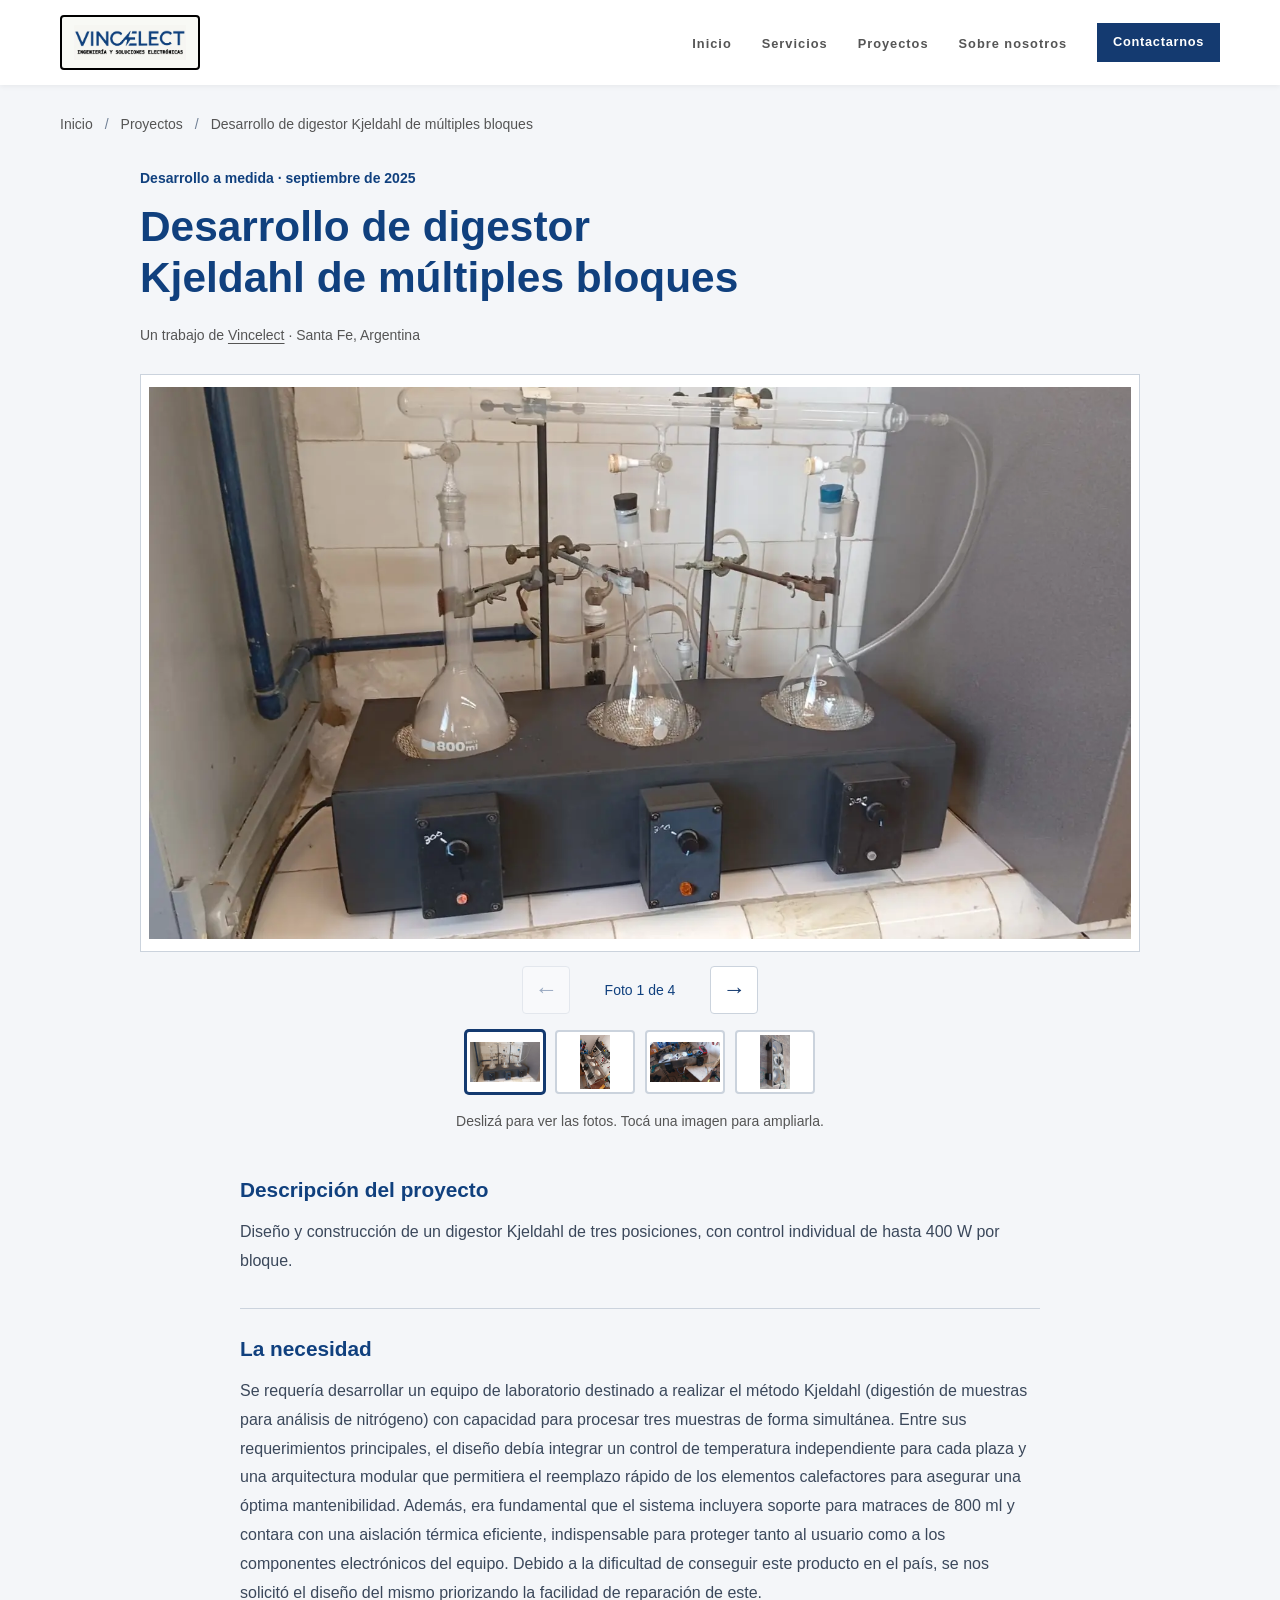
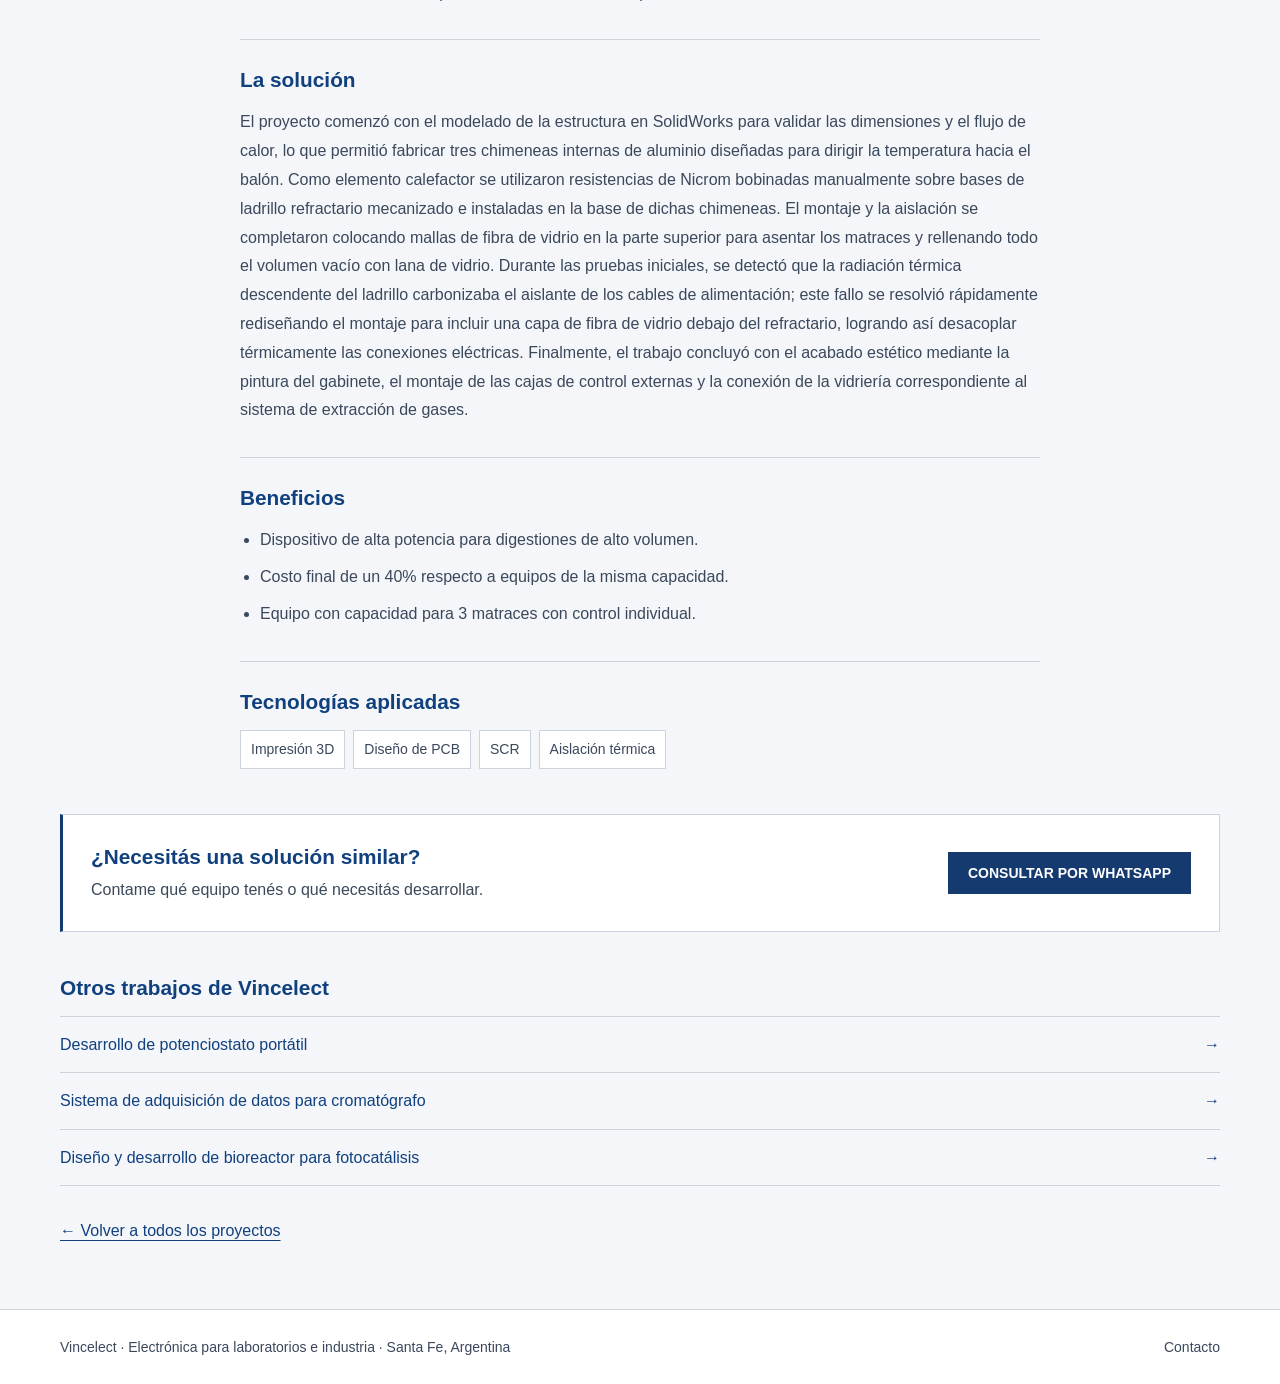
<file: proyectos/digestor-kjeldahl-3-bloques/index.html>
<!DOCTYPE html>
<html lang="es">
<head>
    <meta charset="UTF-8">
    <meta name="viewport" content="width=device-width, initial-scale=1.0">
    <title>Desarrollo de digestor Kjeldahl de múltiples bloques | Vincelect</title>
    <meta name="description" content="Digestor Kjeldahl de tres bloques con resistencias de Nicrom, aislamiento térmico y extracción de gases. Desarrollo de Vincelect en Santa Fe.">
    <meta name="author" content="Vincelect">
    <meta name="robots" content="index, follow">
    <link rel="canonical" href="https://vincelect.com.ar/proyectos/digestor-kjeldahl-3-bloques/">
    <meta property="og:type" content="website">
    <meta property="og:title" content="Desarrollo de digestor Kjeldahl de múltiples bloques | Vincelect">
    <meta property="og:description" content="Digestor Kjeldahl de tres bloques con resistencias de Nicrom, aislamiento térmico y extracción de gases. Desarrollo de Vincelect en Santa Fe.">
    <meta property="og:url" content="https://vincelect.com.ar/proyectos/digestor-kjeldahl-3-bloques/">
    <meta property="og:image" content="https://vincelect.com.ar/digestor-kjeldahl-3-bloques-01.webp">
    <meta property="og:image:alt" content="Desarrollo de digestor Kjeldahl de múltiples bloques">
    <meta property="og:locale" content="es_AR">
    <meta property="og:site_name" content="Vincelect">
    <meta name="twitter:card" content="summary_large_image">
    <meta name="twitter:title" content="Desarrollo de digestor Kjeldahl de múltiples bloques | Vincelect">
    <meta name="twitter:description" content="Digestor Kjeldahl de tres bloques con resistencias de Nicrom, aislamiento térmico y extracción de gases. Desarrollo de Vincelect en Santa Fe.">
    <meta name="twitter:image" content="https://vincelect.com.ar/digestor-kjeldahl-3-bloques-01.webp">
    <link rel="icon" type="image/webp" href="../../isotipo-vincelect.webp">
    <link rel="apple-touch-icon" href="../../apple-touch-icon.png">
    <link rel="preconnect" href="https://fonts.googleapis.com">
    <link rel="preconnect" href="https://fonts.gstatic.com" crossorigin>
    <link href="https://fonts.googleapis.com/css2?family=Space+Mono:ital,wght@0,400;0,700;1,400&display=swap" rel="stylesheet">
    <link rel="stylesheet" href="../../estilos.css?v=20260904-2">
    <link rel="stylesheet" href="../../proyecto.css?v=2">
    <script src="../../rutas-locales.js" defer></script>
    <script src="../../carrusel-proyecto.js?v=1" defer></script>
    <script type="application/ld+json">{"@context":"https://schema.org","@graph":[{"@type":"WebPage","@id":"https://vincelect.com.ar/proyectos/digestor-kjeldahl-3-bloques/","url":"https://vincelect.com.ar/proyectos/digestor-kjeldahl-3-bloques/","name":"Desarrollo de digestor Kjeldahl de múltiples bloques","description":"Digestor Kjeldahl de tres bloques con resistencias de Nicrom, aislamiento térmico y extracción de gases. Desarrollo de Vincelect en Santa Fe.","inLanguage":"es-AR","mainEntity":{"@id":"https://vincelect.com.ar/proyectos/digestor-kjeldahl-3-bloques/#trabajo"},"breadcrumb":{"@id":"https://vincelect.com.ar/proyectos/digestor-kjeldahl-3-bloques/#breadcrumb"}},{"@type":"CreativeWork","@id":"https://vincelect.com.ar/proyectos/digestor-kjeldahl-3-bloques/#trabajo","name":"Desarrollo de digestor Kjeldahl de múltiples bloques","url":"https://vincelect.com.ar/proyectos/digestor-kjeldahl-3-bloques/","description":"Diseño y construcción de un digestor Kjeldahl de tres posiciones, con control individual de hasta 400 W por bloque.","inLanguage":"es-AR","image":["https://vincelect.com.ar/digestor-kjeldahl-3-bloques-01.webp","https://vincelect.com.ar/digestor-kjeldahl-3-bloques-02.webp","https://vincelect.com.ar/digestor-kjeldahl-3-bloques-03.webp","https://vincelect.com.ar/digestor-kjeldahl-3-bloques-04.webp"],"creator":{"@type":"Organization","name":"Vincelect","url":"https://vincelect.com.ar/"},"mainEntityOfPage":{"@id":"https://vincelect.com.ar/proyectos/digestor-kjeldahl-3-bloques/"}},{"@type":"BreadcrumbList","@id":"https://vincelect.com.ar/proyectos/digestor-kjeldahl-3-bloques/#breadcrumb","itemListElement":[{"@type":"ListItem","position":1,"name":"Inicio","item":"https://vincelect.com.ar/"},{"@type":"ListItem","position":2,"name":"Proyectos","item":"https://vincelect.com.ar/#proyectos"},{"@type":"ListItem","position":3,"name":"Desarrollo de digestor Kjeldahl de múltiples bloques","item":"https://vincelect.com.ar/proyectos/digestor-kjeldahl-3-bloques/"}]}]}</script>
</head>
<body class="project-page">
    <header class="site-header">
        <div class="container header-content">
            <!-- Cambiamos #inicio por / -->
            <a href="/" class="logo">
                <div class="logo-frame">
                    <img src="../../logo-vincelect-ingenieria-electronica.webp" alt="Logotipo Vincelect Ingeniería Santa Fe">
                </div>
            </a>
            <nav class="main-nav">
                <ul>
                    <li><a href="/#inicio">Inicio</a></li>
                    <li><a href="/#servicios">Servicios</a></li>
                    <li><a href="/#proyectos">Proyectos</a></li>
                    <!-- Le borramos el .html al fInal del href -->
                    <li><a href="/sobre-nosotros">Sobre nosotros</a></li>
                    <li><a href="/#contacto" class="btn-primary nav-contact">Contactarnos</a></li>
                </ul>
            </nav>
        </div>
    </header>
    <main class="container project-detail">
        <nav class="project-breadcrumb" aria-label="Ruta de navegación">
            <ol><li><a href="/">Inicio</a></li><li><a href="/#proyectos">Proyectos</a></li><li aria-current="page">Desarrollo de digestor Kjeldahl de múltiples bloques</li></ol>
        </nav>
        <article>
            <header class="project-heading">
                <p class="project-meta">Desarrollo a medida · <time datetime="2025-09">septiembre de 2025</time></p>
                <h1>Desarrollo de digestor Kjeldahl de múltiples bloques</h1>
                <p class="project-byline">Un trabajo de <a href="/sobre-nosotros">Vincelect</a> · Santa Fe, Argentina</p>
            </header>
            <section class="project-carousel" data-carousel role="region" aria-roledescription="carrusel" aria-label="Fotografías del proyecto">
                <div class="project-carousel-frame">
                    <div class="project-carousel-track" id="fotos-proyecto" tabindex="0" aria-label="Fotografías; deslizá horizontalmente o usá las flechas del teclado">
                        <figure class="project-slide" role="group" aria-roledescription="diapositiva" aria-label="1 de 4">
                            <a href="../../digestor-kjeldahl-3-bloques-01.webp" target="_blank" rel="noopener noreferrer" aria-label="Ampliar fotografía 1 de Desarrollo de digestor Kjeldahl de múltiples bloques">
                                <img src="../../digestor-kjeldahl-3-bloques-01.webp" alt="Desarrollo de digestor Kjeldahl de múltiples bloques — fotografía 1 del proyecto" fetchpriority="high" draggable="false">
                            </a>
                        </figure>
                        <figure class="project-slide" role="group" aria-roledescription="diapositiva" aria-label="2 de 4">
                            <a href="../../digestor-kjeldahl-3-bloques-02.webp" target="_blank" rel="noopener noreferrer" aria-label="Ampliar fotografía 2 de Desarrollo de digestor Kjeldahl de múltiples bloques">
                                <img src="../../digestor-kjeldahl-3-bloques-02.webp" alt="Desarrollo de digestor Kjeldahl de múltiples bloques — fotografía 2 del proyecto" loading="lazy" decoding="async" draggable="false">
                            </a>
                        </figure>
                        <figure class="project-slide" role="group" aria-roledescription="diapositiva" aria-label="3 de 4">
                            <a href="../../digestor-kjeldahl-3-bloques-03.webp" target="_blank" rel="noopener noreferrer" aria-label="Ampliar fotografía 3 de Desarrollo de digestor Kjeldahl de múltiples bloques">
                                <img src="../../digestor-kjeldahl-3-bloques-03.webp" alt="Desarrollo de digestor Kjeldahl de múltiples bloques — fotografía 3 del proyecto" loading="lazy" decoding="async" draggable="false">
                            </a>
                        </figure>
                        <figure class="project-slide" role="group" aria-roledescription="diapositiva" aria-label="4 de 4">
                            <a href="../../digestor-kjeldahl-3-bloques-04.webp" target="_blank" rel="noopener noreferrer" aria-label="Ampliar fotografía 4 de Desarrollo de digestor Kjeldahl de múltiples bloques">
                                <img src="../../digestor-kjeldahl-3-bloques-04.webp" alt="Desarrollo de digestor Kjeldahl de múltiples bloques — fotografía 4 del proyecto" loading="lazy" decoding="async" draggable="false">
                            </a>
                        </figure>
                    </div>
                </div>
                <div class="project-carousel-controls" hidden>
                    <button class="project-carousel-arrow" type="button" data-previous aria-label="Fotografía anterior" aria-controls="fotos-proyecto" disabled><span aria-hidden="true">←</span></button>
                    <p class="project-carousel-count" role="status" aria-live="polite" aria-atomic="true">Foto <span data-photo-count>1 de 4</span></p>
                    <button class="project-carousel-arrow" type="button" data-next aria-label="Fotografía siguiente" aria-controls="fotos-proyecto"><span aria-hidden="true">→</span></button>
                </div>
                <div class="project-carousel-thumbnails" role="group" aria-label="Elegir fotografía" hidden>
                    <button type="button" class="project-carousel-thumbnail" data-photo="0" aria-label="Ver fotografía 1" aria-pressed="true" aria-controls="fotos-proyecto"><img src="../../digestor-kjeldahl-3-bloques-01.webp" alt="" width="72" height="54" loading="lazy" draggable="false"></button>
                    <button type="button" class="project-carousel-thumbnail" data-photo="1" aria-label="Ver fotografía 2" aria-pressed="false" aria-controls="fotos-proyecto"><img src="../../digestor-kjeldahl-3-bloques-02.webp" alt="" width="72" height="54" loading="lazy" draggable="false"></button>
                    <button type="button" class="project-carousel-thumbnail" data-photo="2" aria-label="Ver fotografía 3" aria-pressed="false" aria-controls="fotos-proyecto"><img src="../../digestor-kjeldahl-3-bloques-03.webp" alt="" width="72" height="54" loading="lazy" draggable="false"></button>
                    <button type="button" class="project-carousel-thumbnail" data-photo="3" aria-label="Ver fotografía 4" aria-pressed="false" aria-controls="fotos-proyecto"><img src="../../digestor-kjeldahl-3-bloques-04.webp" alt="" width="72" height="54" loading="lazy" draggable="false"></button>
                </div>
                <p class="project-carousel-hint">Deslizá para ver las fotos. Tocá una imagen para ampliarla.</p>
            </section>
            <div class="project-story">
                    <section aria-labelledby="descripcion"><h2 id="descripcion">Descripción del proyecto</h2><p class="project-intro">Diseño y construcción de un digestor Kjeldahl de tres posiciones, con control individual de hasta 400 W por bloque.</p></section>
                    <section aria-labelledby="necesidad"><h2 id="necesidad">La necesidad</h2><p>Se requería desarrollar un equipo de laboratorio destinado a realizar el método Kjeldahl (digestión de muestras para análisis de nitrógeno) con capacidad para procesar tres muestras de forma simultánea. Entre sus requerimientos principales, el diseño debía integrar un control de temperatura independiente para cada plaza y una arquitectura modular que permitiera el reemplazo rápido de los elementos calefactores para asegurar una óptima mantenibilidad. Además, era fundamental que el sistema incluyera soporte para matraces de 800 ml y contara con una aislación térmica eficiente, indispensable para proteger tanto al usuario como a los componentes electrónicos del equipo. Debido a la dificultad de conseguir este producto en el país, se nos solicitó el diseño del mismo priorizando la facilidad de reparación de este.</p></section>
                    <section aria-labelledby="solucion"><h2 id="solucion">La solución</h2><p>El proyecto comenzó con el modelado de la estructura en SolidWorks para validar las dimensiones y el flujo de calor, lo que permitió fabricar tres chimeneas internas de aluminio diseñadas para dirigir la temperatura hacia el balón. Como elemento calefactor se utilizaron resistencias de Nicrom bobinadas manualmente sobre bases de ladrillo refractario mecanizado e instaladas en la base de dichas chimeneas. El montaje y la aislación se completaron colocando mallas de fibra de vidrio en la parte superior para asentar los matraces y rellenando todo el volumen vacío con lana de vidrio. Durante las pruebas iniciales, se detectó que la radiación térmica descendente del ladrillo carbonizaba el aislante de los cables de alimentación; este fallo se resolvió rápidamente rediseñando el montaje para incluir una capa de fibra de vidrio debajo del refractario, logrando así desacoplar térmicamente las conexiones eléctricas. Finalmente, el trabajo concluyó con el acabado estético mediante la pintura del gabinete, el montaje de las cajas de control externas y la conexión de la vidriería correspondiente al sistema de extracción de gases.</p></section>
                    <section aria-labelledby="beneficios"><h2 id="beneficios">Beneficios</h2><ul><li>Dispositivo de alta potencia para digestiones de alto volumen.</li><li>Costo final de un 40% respecto a equipos de la misma capacidad.</li><li>Equipo con capacidad para 3 matraces con control individual.</li></ul></section>
                    <section aria-labelledby="tecnologias"><h2 id="tecnologias">Tecnologías aplicadas</h2><ul class="project-technologies"><li>Impresión 3D</li><li>Diseño de PCB</li><li>SCR</li><li>Aislación térmica</li></ul></section>
            </div>
            <section class="project-contact" aria-labelledby="consulta">
                <div><h2 id="consulta">¿Necesitás una solución similar?</h2><p>Contame qué equipo tenés o qué necesitás desarrollar.</p></div>
                <a class="btn-primary" href="https://wa.me/5493426313828?text=Hola%20Ayrton%2C%20vi%20el%20proyecto%20%C2%ABDesarrollo%20de%20digestor%20Kjeldahl%20de%20m%C3%BAltiples%20bloques%C2%BB%20(https%3A%2F%2Fvincelect.com.ar%2Fproyectos%2Fdigestor-kjeldahl-3-bloques%2F)%20y%20quiero%20consultar%20por%20un%20trabajo%20similar." target="_blank" rel="noopener noreferrer">CONSULTAR POR WHATSAPP</a>
            </section>
        </article>
        <nav class="project-related" aria-label="Otros proyectos"><h2>Otros trabajos de Vincelect</h2><ul><li><a href="/proyectos/potenciostato-portatil-eis/">Desarrollo de potenciostato portátil <span aria-hidden="true">→</span></a></li><li><a href="/proyectos/sistema-adquisicion-datos-cromatografo-gases/">Sistema de adquisición de datos para cromatógrafo <span aria-hidden="true">→</span></a></li><li><a href="/proyectos/reactor-fotocatalisis/">Diseño y desarrollo de bioreactor para fotocatálisis <span aria-hidden="true">→</span></a></li></ul></nav>
        <a class="project-back" href="/#proyectos">← Volver a todos los proyectos</a>
    </main>
    <footer class="project-footer"><div class="container"><p>Vincelect · Electrónica para laboratorios e industria · Santa Fe, Argentina</p><a href="/#contacto">Contacto</a></div></footer>
</body>
</html>
</file>
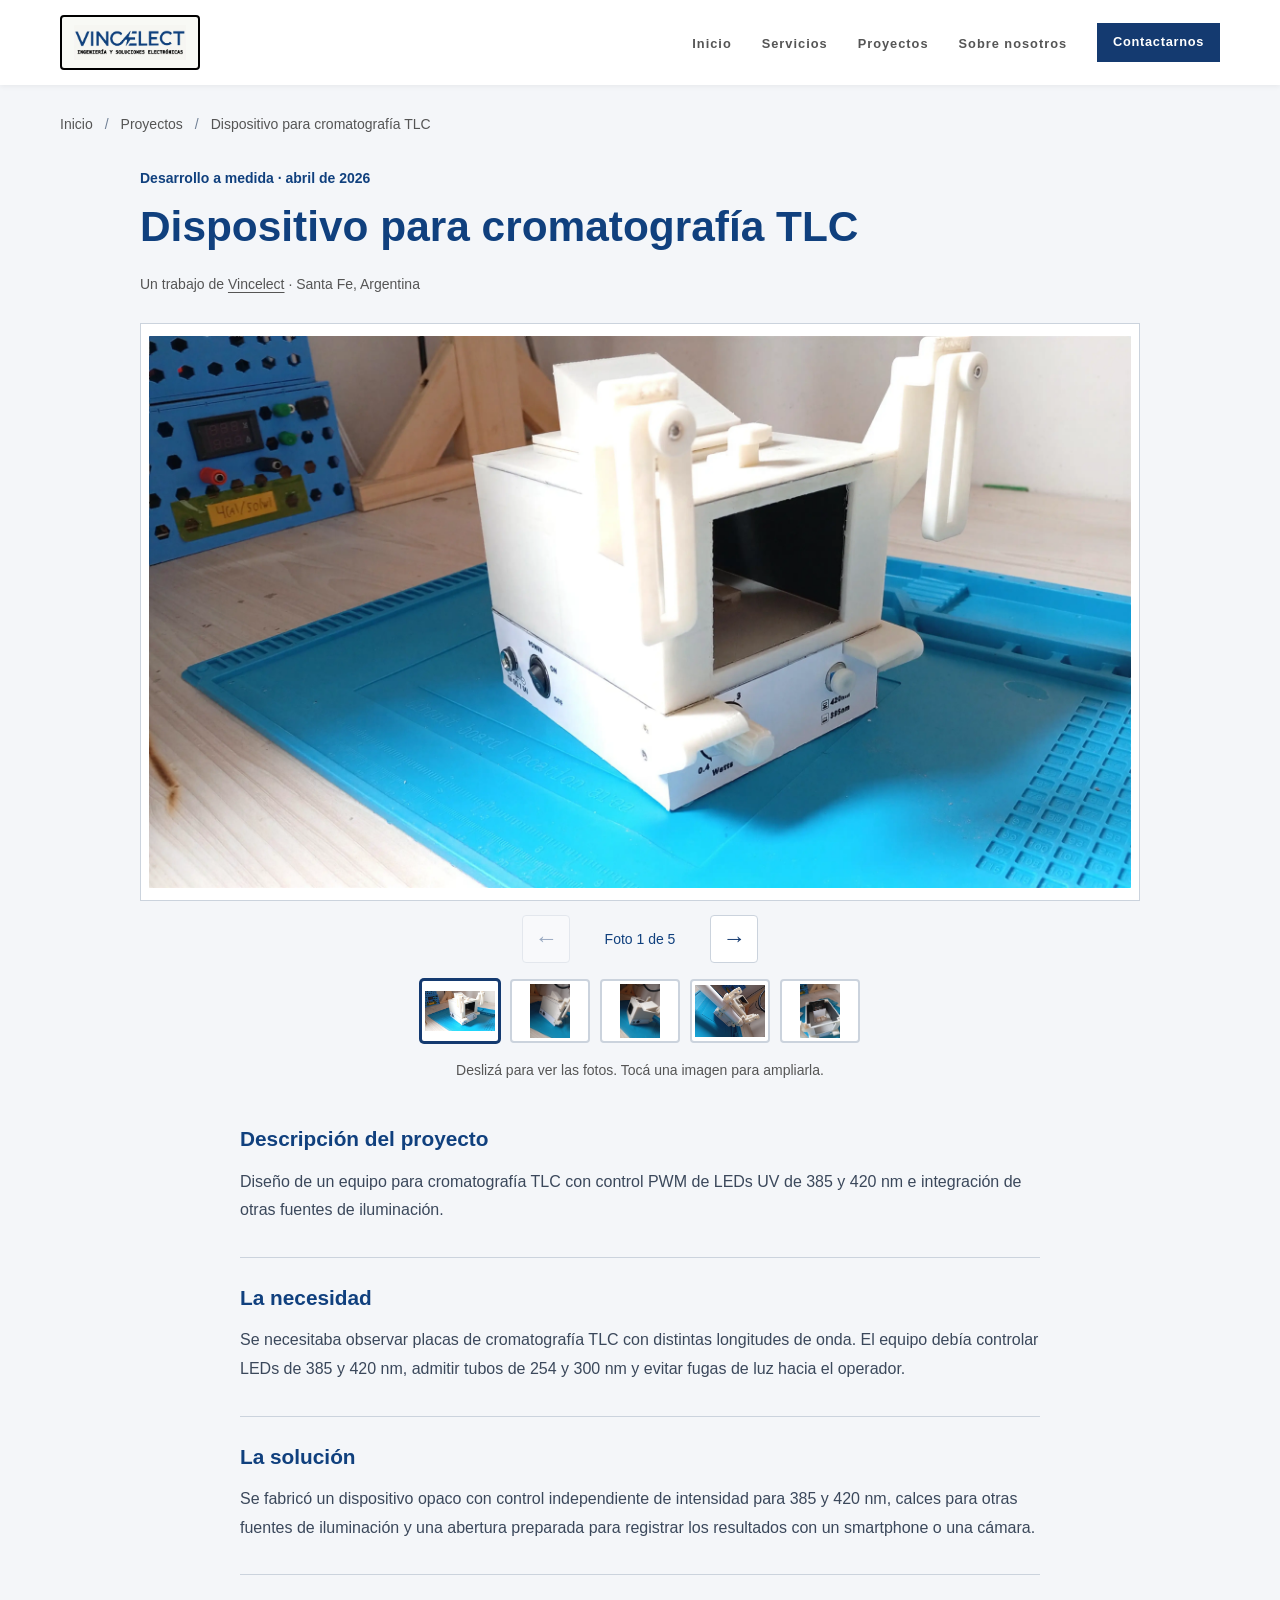
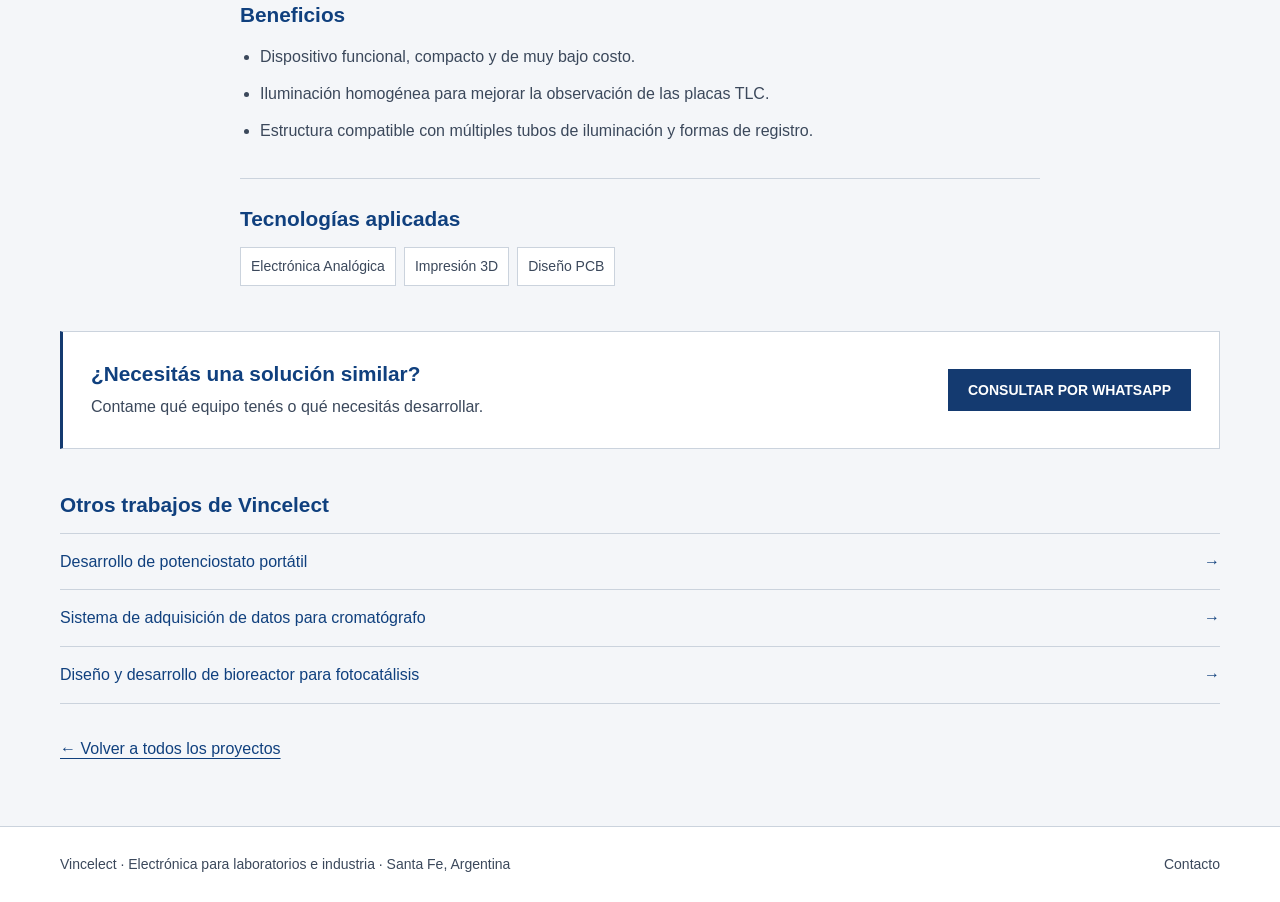
<file: proyectos/dispositivo-cromatografia-tlc/index.html>
<!DOCTYPE html>
<html lang="es">
<head>
    <meta charset="UTF-8">
    <meta name="viewport" content="width=device-width, initial-scale=1.0">
    <title>Dispositivo para cromatografía TLC | Vincelect</title>
    <meta name="description" content="Dispositivo para cromatografía TLC con iluminación UV regulable y registro mediante cámara. Desarrollo de Vincelect en Santa Fe.">
    <meta name="author" content="Vincelect">
    <meta name="robots" content="index, follow">
    <link rel="canonical" href="https://vincelect.com.ar/proyectos/dispositivo-cromatografia-tlc/">
    <meta property="og:type" content="website">
    <meta property="og:title" content="Dispositivo para cromatografía TLC | Vincelect">
    <meta property="og:description" content="Dispositivo para cromatografía TLC con iluminación UV regulable y registro mediante cámara. Desarrollo de Vincelect en Santa Fe.">
    <meta property="og:url" content="https://vincelect.com.ar/proyectos/dispositivo-cromatografia-tlc/">
    <meta property="og:image" content="https://vincelect.com.ar/dispositivo-cromatografia-tlc-01.webp">
    <meta property="og:image:alt" content="Dispositivo para cromatografía TLC">
    <meta property="og:locale" content="es_AR">
    <meta property="og:site_name" content="Vincelect">
    <meta name="twitter:card" content="summary_large_image">
    <meta name="twitter:title" content="Dispositivo para cromatografía TLC | Vincelect">
    <meta name="twitter:description" content="Dispositivo para cromatografía TLC con iluminación UV regulable y registro mediante cámara. Desarrollo de Vincelect en Santa Fe.">
    <meta name="twitter:image" content="https://vincelect.com.ar/dispositivo-cromatografia-tlc-01.webp">
    <link rel="icon" type="image/webp" href="../../isotipo-vincelect.webp">
    <link rel="apple-touch-icon" href="../../apple-touch-icon.png">
    <link rel="preconnect" href="https://fonts.googleapis.com">
    <link rel="preconnect" href="https://fonts.gstatic.com" crossorigin>
    <link href="https://fonts.googleapis.com/css2?family=Space+Mono:ital,wght@0,400;0,700;1,400&display=swap" rel="stylesheet">
    <link rel="stylesheet" href="../../estilos.css?v=20260904-2">
    <link rel="stylesheet" href="../../proyecto.css?v=2">
    <script src="../../rutas-locales.js" defer></script>
    <script src="../../carrusel-proyecto.js?v=1" defer></script>
    <script type="application/ld+json">{"@context":"https://schema.org","@graph":[{"@type":"WebPage","@id":"https://vincelect.com.ar/proyectos/dispositivo-cromatografia-tlc/","url":"https://vincelect.com.ar/proyectos/dispositivo-cromatografia-tlc/","name":"Dispositivo para cromatografía TLC","description":"Dispositivo para cromatografía TLC con iluminación UV regulable y registro mediante cámara. Desarrollo de Vincelect en Santa Fe.","inLanguage":"es-AR","mainEntity":{"@id":"https://vincelect.com.ar/proyectos/dispositivo-cromatografia-tlc/#trabajo"},"breadcrumb":{"@id":"https://vincelect.com.ar/proyectos/dispositivo-cromatografia-tlc/#breadcrumb"}},{"@type":"CreativeWork","@id":"https://vincelect.com.ar/proyectos/dispositivo-cromatografia-tlc/#trabajo","name":"Dispositivo para cromatografía TLC","url":"https://vincelect.com.ar/proyectos/dispositivo-cromatografia-tlc/","description":"Diseño de un equipo para cromatografía TLC con control PWM de LEDs UV de 385 y 420 nm e integración de otras fuentes de iluminación.","inLanguage":"es-AR","image":["https://vincelect.com.ar/dispositivo-cromatografia-tlc-01.webp","https://vincelect.com.ar/dispositivo-cromatografia-tlc-02.webp","https://vincelect.com.ar/dispositivo-cromatografia-tlc-03.webp","https://vincelect.com.ar/dispositivo-cromatografia-tlc-04.webp","https://vincelect.com.ar/dispositivo-cromatografia-tlc-05.webp"],"creator":{"@type":"Organization","name":"Vincelect","url":"https://vincelect.com.ar/"},"mainEntityOfPage":{"@id":"https://vincelect.com.ar/proyectos/dispositivo-cromatografia-tlc/"}},{"@type":"BreadcrumbList","@id":"https://vincelect.com.ar/proyectos/dispositivo-cromatografia-tlc/#breadcrumb","itemListElement":[{"@type":"ListItem","position":1,"name":"Inicio","item":"https://vincelect.com.ar/"},{"@type":"ListItem","position":2,"name":"Proyectos","item":"https://vincelect.com.ar/#proyectos"},{"@type":"ListItem","position":3,"name":"Dispositivo para cromatografía TLC","item":"https://vincelect.com.ar/proyectos/dispositivo-cromatografia-tlc/"}]}]}</script>
</head>
<body class="project-page">
    <header class="site-header">
        <div class="container header-content">
            <!-- Cambiamos #inicio por / -->
            <a href="/" class="logo">
                <div class="logo-frame">
                    <img src="../../logo-vincelect-ingenieria-electronica.webp" alt="Logotipo Vincelect Ingeniería Santa Fe">
                </div>
            </a>
            <nav class="main-nav">
                <ul>
                    <li><a href="/#inicio">Inicio</a></li>
                    <li><a href="/#servicios">Servicios</a></li>
                    <li><a href="/#proyectos">Proyectos</a></li>
                    <!-- Le borramos el .html al fInal del href -->
                    <li><a href="/sobre-nosotros">Sobre nosotros</a></li>
                    <li><a href="/#contacto" class="btn-primary nav-contact">Contactarnos</a></li>
                </ul>
            </nav>
        </div>
    </header>
    <main class="container project-detail">
        <nav class="project-breadcrumb" aria-label="Ruta de navegación">
            <ol><li><a href="/">Inicio</a></li><li><a href="/#proyectos">Proyectos</a></li><li aria-current="page">Dispositivo para cromatografía TLC</li></ol>
        </nav>
        <article>
            <header class="project-heading">
                <p class="project-meta">Desarrollo a medida · <time datetime="2026-04">abril de 2026</time></p>
                <h1>Dispositivo para cromatografía TLC</h1>
                <p class="project-byline">Un trabajo de <a href="/sobre-nosotros">Vincelect</a> · Santa Fe, Argentina</p>
            </header>
            <section class="project-carousel" data-carousel role="region" aria-roledescription="carrusel" aria-label="Fotografías del proyecto">
                <div class="project-carousel-frame">
                    <div class="project-carousel-track" id="fotos-proyecto" tabindex="0" aria-label="Fotografías; deslizá horizontalmente o usá las flechas del teclado">
                        <figure class="project-slide" role="group" aria-roledescription="diapositiva" aria-label="1 de 5">
                            <a href="../../dispositivo-cromatografia-tlc-01.webp" target="_blank" rel="noopener noreferrer" aria-label="Ampliar fotografía 1 de Dispositivo para cromatografía TLC">
                                <img src="../../dispositivo-cromatografia-tlc-01.webp" alt="Dispositivo para cromatografía TLC — fotografía 1 del proyecto" fetchpriority="high" draggable="false">
                            </a>
                        </figure>
                        <figure class="project-slide" role="group" aria-roledescription="diapositiva" aria-label="2 de 5">
                            <a href="../../dispositivo-cromatografia-tlc-02.webp" target="_blank" rel="noopener noreferrer" aria-label="Ampliar fotografía 2 de Dispositivo para cromatografía TLC">
                                <img src="../../dispositivo-cromatografia-tlc-02.webp" alt="Dispositivo para cromatografía TLC — fotografía 2 del proyecto" loading="lazy" decoding="async" draggable="false">
                            </a>
                        </figure>
                        <figure class="project-slide" role="group" aria-roledescription="diapositiva" aria-label="3 de 5">
                            <a href="../../dispositivo-cromatografia-tlc-03.webp" target="_blank" rel="noopener noreferrer" aria-label="Ampliar fotografía 3 de Dispositivo para cromatografía TLC">
                                <img src="../../dispositivo-cromatografia-tlc-03.webp" alt="Dispositivo para cromatografía TLC — fotografía 3 del proyecto" loading="lazy" decoding="async" draggable="false">
                            </a>
                        </figure>
                        <figure class="project-slide" role="group" aria-roledescription="diapositiva" aria-label="4 de 5">
                            <a href="../../dispositivo-cromatografia-tlc-04.webp" target="_blank" rel="noopener noreferrer" aria-label="Ampliar fotografía 4 de Dispositivo para cromatografía TLC">
                                <img src="../../dispositivo-cromatografia-tlc-04.webp" alt="Dispositivo para cromatografía TLC — fotografía 4 del proyecto" loading="lazy" decoding="async" draggable="false">
                            </a>
                        </figure>
                        <figure class="project-slide" role="group" aria-roledescription="diapositiva" aria-label="5 de 5">
                            <a href="../../dispositivo-cromatografia-tlc-05.webp" target="_blank" rel="noopener noreferrer" aria-label="Ampliar fotografía 5 de Dispositivo para cromatografía TLC">
                                <img src="../../dispositivo-cromatografia-tlc-05.webp" alt="Dispositivo para cromatografía TLC — fotografía 5 del proyecto" loading="lazy" decoding="async" draggable="false">
                            </a>
                        </figure>
                    </div>
                </div>
                <div class="project-carousel-controls" hidden>
                    <button class="project-carousel-arrow" type="button" data-previous aria-label="Fotografía anterior" aria-controls="fotos-proyecto" disabled><span aria-hidden="true">←</span></button>
                    <p class="project-carousel-count" role="status" aria-live="polite" aria-atomic="true">Foto <span data-photo-count>1 de 5</span></p>
                    <button class="project-carousel-arrow" type="button" data-next aria-label="Fotografía siguiente" aria-controls="fotos-proyecto"><span aria-hidden="true">→</span></button>
                </div>
                <div class="project-carousel-thumbnails" role="group" aria-label="Elegir fotografía" hidden>
                    <button type="button" class="project-carousel-thumbnail" data-photo="0" aria-label="Ver fotografía 1" aria-pressed="true" aria-controls="fotos-proyecto"><img src="../../dispositivo-cromatografia-tlc-01.webp" alt="" width="72" height="54" loading="lazy" draggable="false"></button>
                    <button type="button" class="project-carousel-thumbnail" data-photo="1" aria-label="Ver fotografía 2" aria-pressed="false" aria-controls="fotos-proyecto"><img src="../../dispositivo-cromatografia-tlc-02.webp" alt="" width="72" height="54" loading="lazy" draggable="false"></button>
                    <button type="button" class="project-carousel-thumbnail" data-photo="2" aria-label="Ver fotografía 3" aria-pressed="false" aria-controls="fotos-proyecto"><img src="../../dispositivo-cromatografia-tlc-03.webp" alt="" width="72" height="54" loading="lazy" draggable="false"></button>
                    <button type="button" class="project-carousel-thumbnail" data-photo="3" aria-label="Ver fotografía 4" aria-pressed="false" aria-controls="fotos-proyecto"><img src="../../dispositivo-cromatografia-tlc-04.webp" alt="" width="72" height="54" loading="lazy" draggable="false"></button>
                    <button type="button" class="project-carousel-thumbnail" data-photo="4" aria-label="Ver fotografía 5" aria-pressed="false" aria-controls="fotos-proyecto"><img src="../../dispositivo-cromatografia-tlc-05.webp" alt="" width="72" height="54" loading="lazy" draggable="false"></button>
                </div>
                <p class="project-carousel-hint">Deslizá para ver las fotos. Tocá una imagen para ampliarla.</p>
            </section>
            <div class="project-story">
                    <section aria-labelledby="descripcion"><h2 id="descripcion">Descripción del proyecto</h2><p class="project-intro">Diseño de un equipo para cromatografía TLC con control PWM de LEDs UV de 385 y 420 nm e integración de otras fuentes de iluminación.</p></section>
                    <section aria-labelledby="necesidad"><h2 id="necesidad">La necesidad</h2><p>Se necesitaba observar placas de cromatografía TLC con distintas longitudes de onda. El equipo debía controlar LEDs de 385 y 420 nm, admitir tubos de 254 y 300 nm y evitar fugas de luz hacia el operador.</p></section>
                    <section aria-labelledby="solucion"><h2 id="solucion">La solución</h2><p>Se fabricó un dispositivo opaco con control independiente de intensidad para 385 y 420 nm, calces para otras fuentes de iluminación y una abertura preparada para registrar los resultados con un smartphone o una cámara.</p></section>
                    <section aria-labelledby="beneficios"><h2 id="beneficios">Beneficios</h2><ul><li>Dispositivo funcional, compacto y de muy bajo costo.</li><li>Iluminación homogénea para mejorar la observación de las placas TLC.</li><li>Estructura compatible con múltiples tubos de iluminación y formas de registro.</li></ul></section>
                    <section aria-labelledby="tecnologias"><h2 id="tecnologias">Tecnologías aplicadas</h2><ul class="project-technologies"><li>Electrónica Analógica</li><li>Impresión 3D</li><li>Diseño PCB</li></ul></section>
            </div>
            <section class="project-contact" aria-labelledby="consulta">
                <div><h2 id="consulta">¿Necesitás una solución similar?</h2><p>Contame qué equipo tenés o qué necesitás desarrollar.</p></div>
                <a class="btn-primary" href="https://wa.me/5493426313828?text=Hola%20Ayrton%2C%20vi%20el%20proyecto%20%C2%ABDispositivo%20para%20cromatograf%C3%ADa%20TLC%C2%BB%20(https%3A%2F%2Fvincelect.com.ar%2Fproyectos%2Fdispositivo-cromatografia-tlc%2F)%20y%20quiero%20consultar%20por%20un%20trabajo%20similar." target="_blank" rel="noopener noreferrer">CONSULTAR POR WHATSAPP</a>
            </section>
        </article>
        <nav class="project-related" aria-label="Otros proyectos"><h2>Otros trabajos de Vincelect</h2><ul><li><a href="/proyectos/potenciostato-portatil-eis/">Desarrollo de potenciostato portátil <span aria-hidden="true">→</span></a></li><li><a href="/proyectos/sistema-adquisicion-datos-cromatografo-gases/">Sistema de adquisición de datos para cromatógrafo <span aria-hidden="true">→</span></a></li><li><a href="/proyectos/reactor-fotocatalisis/">Diseño y desarrollo de bioreactor para fotocatálisis <span aria-hidden="true">→</span></a></li></ul></nav>
        <a class="project-back" href="/#proyectos">← Volver a todos los proyectos</a>
    </main>
    <footer class="project-footer"><div class="container"><p>Vincelect · Electrónica para laboratorios e industria · Santa Fe, Argentina</p><a href="/#contacto">Contacto</a></div></footer>
</body>
</html>
</file>
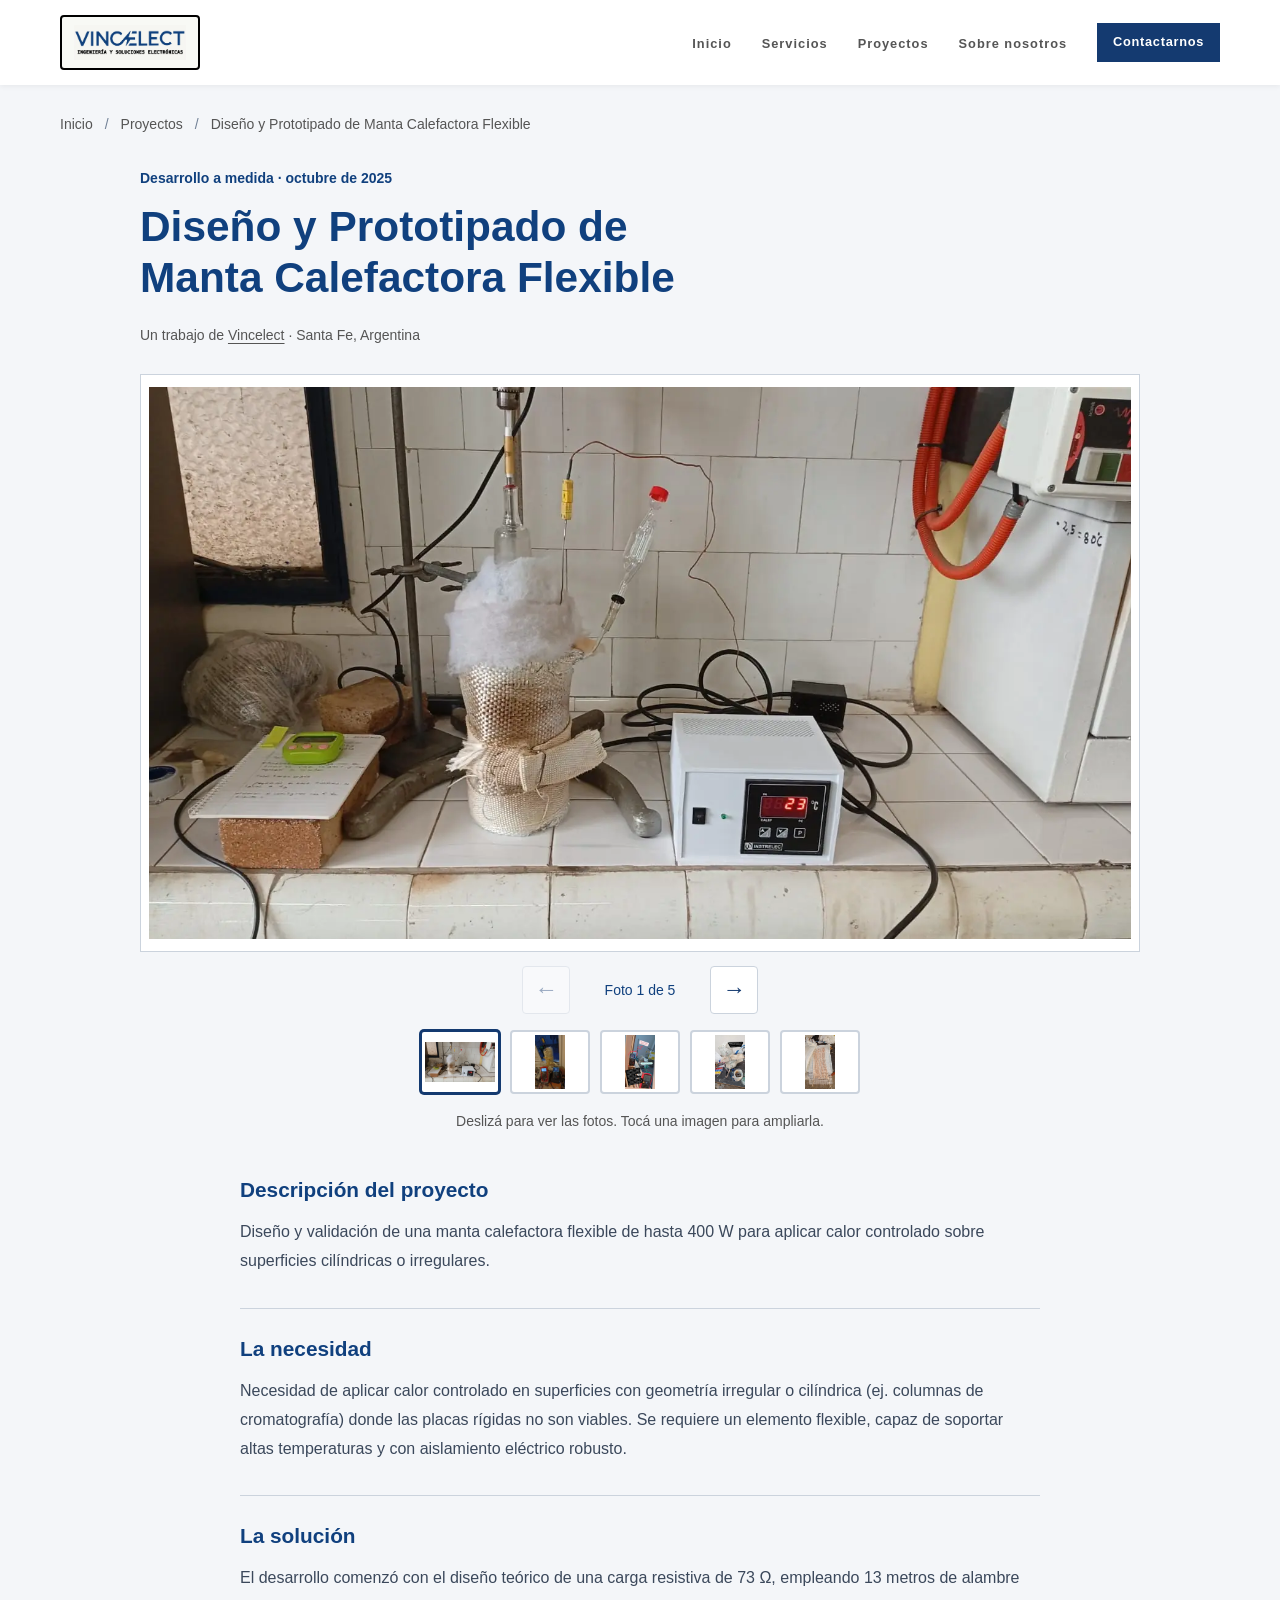
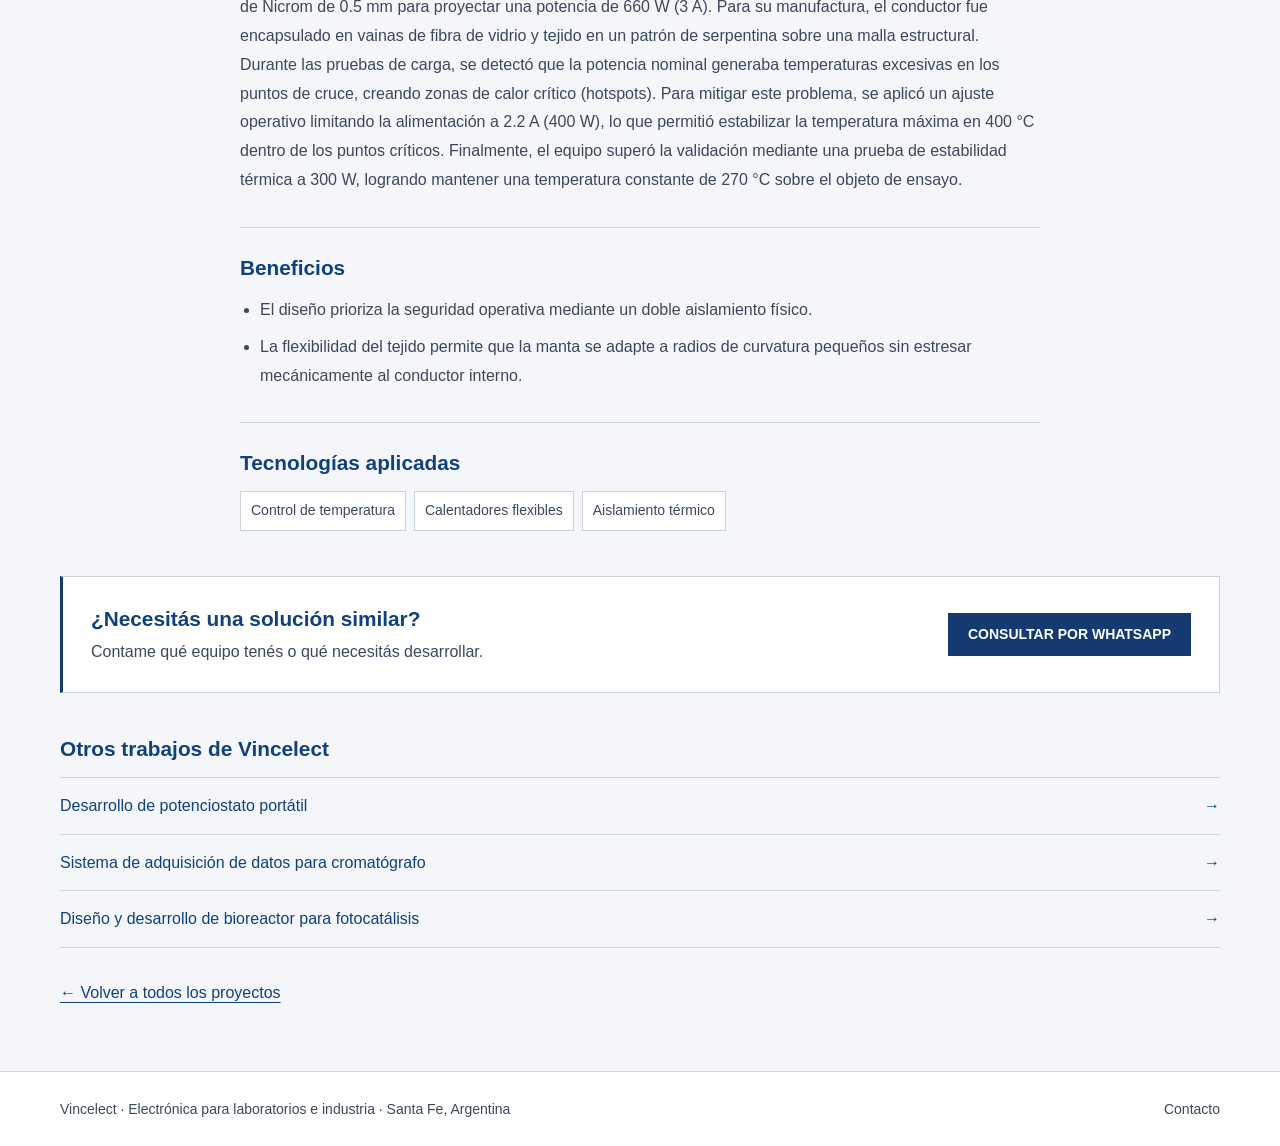
<file: proyectos/manta-calefactora-flexible/index.html>
<!DOCTYPE html>
<html lang="es">
<head>
    <meta charset="UTF-8">
    <meta name="viewport" content="width=device-width, initial-scale=1.0">
    <title>Diseño y Prototipado de Manta Calefactora Flexible | Vincelect</title>
    <meta name="description" content="Manta calefactora flexible de Nicrom para superficies curvas: diseño, aislamiento y pruebas térmicas. Proyecto de Vincelect en Santa Fe.">
    <meta name="author" content="Vincelect">
    <meta name="robots" content="index, follow">
    <link rel="canonical" href="https://vincelect.com.ar/proyectos/manta-calefactora-flexible/">
    <meta property="og:type" content="website">
    <meta property="og:title" content="Diseño y Prototipado de Manta Calefactora Flexible | Vincelect">
    <meta property="og:description" content="Manta calefactora flexible de Nicrom para superficies curvas: diseño, aislamiento y pruebas térmicas. Proyecto de Vincelect en Santa Fe.">
    <meta property="og:url" content="https://vincelect.com.ar/proyectos/manta-calefactora-flexible/">
    <meta property="og:image" content="https://vincelect.com.ar/manta-calefactora-flexible-01.webp">
    <meta property="og:image:alt" content="Diseño y Prototipado de Manta Calefactora Flexible">
    <meta property="og:locale" content="es_AR">
    <meta property="og:site_name" content="Vincelect">
    <meta name="twitter:card" content="summary_large_image">
    <meta name="twitter:title" content="Diseño y Prototipado de Manta Calefactora Flexible | Vincelect">
    <meta name="twitter:description" content="Manta calefactora flexible de Nicrom para superficies curvas: diseño, aislamiento y pruebas térmicas. Proyecto de Vincelect en Santa Fe.">
    <meta name="twitter:image" content="https://vincelect.com.ar/manta-calefactora-flexible-01.webp">
    <link rel="icon" type="image/webp" href="../../isotipo-vincelect.webp">
    <link rel="apple-touch-icon" href="../../apple-touch-icon.png">
    <link rel="preconnect" href="https://fonts.googleapis.com">
    <link rel="preconnect" href="https://fonts.gstatic.com" crossorigin>
    <link href="https://fonts.googleapis.com/css2?family=Space+Mono:ital,wght@0,400;0,700;1,400&display=swap" rel="stylesheet">
    <link rel="stylesheet" href="../../estilos.css?v=20260904-2">
    <link rel="stylesheet" href="../../proyecto.css?v=2">
    <script src="../../rutas-locales.js" defer></script>
    <script src="../../carrusel-proyecto.js?v=1" defer></script>
    <script type="application/ld+json">{"@context":"https://schema.org","@graph":[{"@type":"WebPage","@id":"https://vincelect.com.ar/proyectos/manta-calefactora-flexible/","url":"https://vincelect.com.ar/proyectos/manta-calefactora-flexible/","name":"Diseño y Prototipado de Manta Calefactora Flexible","description":"Manta calefactora flexible de Nicrom para superficies curvas: diseño, aislamiento y pruebas térmicas. Proyecto de Vincelect en Santa Fe.","inLanguage":"es-AR","mainEntity":{"@id":"https://vincelect.com.ar/proyectos/manta-calefactora-flexible/#trabajo"},"breadcrumb":{"@id":"https://vincelect.com.ar/proyectos/manta-calefactora-flexible/#breadcrumb"}},{"@type":"CreativeWork","@id":"https://vincelect.com.ar/proyectos/manta-calefactora-flexible/#trabajo","name":"Diseño y Prototipado de Manta Calefactora Flexible","url":"https://vincelect.com.ar/proyectos/manta-calefactora-flexible/","description":"Diseño y validación de una manta calefactora flexible de hasta 400 W para aplicar calor controlado sobre superficies cilíndricas o irregulares.","inLanguage":"es-AR","image":["https://vincelect.com.ar/manta-calefactora-flexible-01.webp","https://vincelect.com.ar/manta-calefactora-flexible-02.webp","https://vincelect.com.ar/manta-calefactora-flexible-03.webp","https://vincelect.com.ar/manta-calefactora-flexible-04.webp","https://vincelect.com.ar/manta-calefactora-flexible-05.webp"],"creator":{"@type":"Organization","name":"Vincelect","url":"https://vincelect.com.ar/"},"mainEntityOfPage":{"@id":"https://vincelect.com.ar/proyectos/manta-calefactora-flexible/"}},{"@type":"BreadcrumbList","@id":"https://vincelect.com.ar/proyectos/manta-calefactora-flexible/#breadcrumb","itemListElement":[{"@type":"ListItem","position":1,"name":"Inicio","item":"https://vincelect.com.ar/"},{"@type":"ListItem","position":2,"name":"Proyectos","item":"https://vincelect.com.ar/#proyectos"},{"@type":"ListItem","position":3,"name":"Diseño y Prototipado de Manta Calefactora Flexible","item":"https://vincelect.com.ar/proyectos/manta-calefactora-flexible/"}]}]}</script>
</head>
<body class="project-page">
    <header class="site-header">
        <div class="container header-content">
            <!-- Cambiamos #inicio por / -->
            <a href="/" class="logo">
                <div class="logo-frame">
                    <img src="../../logo-vincelect-ingenieria-electronica.webp" alt="Logotipo Vincelect Ingeniería Santa Fe">
                </div>
            </a>
            <nav class="main-nav">
                <ul>
                    <li><a href="/#inicio">Inicio</a></li>
                    <li><a href="/#servicios">Servicios</a></li>
                    <li><a href="/#proyectos">Proyectos</a></li>
                    <!-- Le borramos el .html al fInal del href -->
                    <li><a href="/sobre-nosotros">Sobre nosotros</a></li>
                    <li><a href="/#contacto" class="btn-primary nav-contact">Contactarnos</a></li>
                </ul>
            </nav>
        </div>
    </header>
    <main class="container project-detail">
        <nav class="project-breadcrumb" aria-label="Ruta de navegación">
            <ol><li><a href="/">Inicio</a></li><li><a href="/#proyectos">Proyectos</a></li><li aria-current="page">Diseño y Prototipado de Manta Calefactora Flexible</li></ol>
        </nav>
        <article>
            <header class="project-heading">
                <p class="project-meta">Desarrollo a medida · <time datetime="2025-10">octubre de 2025</time></p>
                <h1>Diseño y Prototipado de Manta Calefactora Flexible</h1>
                <p class="project-byline">Un trabajo de <a href="/sobre-nosotros">Vincelect</a> · Santa Fe, Argentina</p>
            </header>
            <section class="project-carousel" data-carousel role="region" aria-roledescription="carrusel" aria-label="Fotografías del proyecto">
                <div class="project-carousel-frame">
                    <div class="project-carousel-track" id="fotos-proyecto" tabindex="0" aria-label="Fotografías; deslizá horizontalmente o usá las flechas del teclado">
                        <figure class="project-slide" role="group" aria-roledescription="diapositiva" aria-label="1 de 5">
                            <a href="../../manta-calefactora-flexible-01.webp" target="_blank" rel="noopener noreferrer" aria-label="Ampliar fotografía 1 de Diseño y Prototipado de Manta Calefactora Flexible">
                                <img src="../../manta-calefactora-flexible-01.webp" alt="Diseño y Prototipado de Manta Calefactora Flexible — fotografía 1 del proyecto" fetchpriority="high" draggable="false">
                            </a>
                        </figure>
                        <figure class="project-slide" role="group" aria-roledescription="diapositiva" aria-label="2 de 5">
                            <a href="../../manta-calefactora-flexible-02.webp" target="_blank" rel="noopener noreferrer" aria-label="Ampliar fotografía 2 de Diseño y Prototipado de Manta Calefactora Flexible">
                                <img src="../../manta-calefactora-flexible-02.webp" alt="Diseño y Prototipado de Manta Calefactora Flexible — fotografía 2 del proyecto" loading="lazy" decoding="async" draggable="false">
                            </a>
                        </figure>
                        <figure class="project-slide" role="group" aria-roledescription="diapositiva" aria-label="3 de 5">
                            <a href="../../manta-calefactora-flexible-03.webp" target="_blank" rel="noopener noreferrer" aria-label="Ampliar fotografía 3 de Diseño y Prototipado de Manta Calefactora Flexible">
                                <img src="../../manta-calefactora-flexible-03.webp" alt="Diseño y Prototipado de Manta Calefactora Flexible — fotografía 3 del proyecto" loading="lazy" decoding="async" draggable="false">
                            </a>
                        </figure>
                        <figure class="project-slide" role="group" aria-roledescription="diapositiva" aria-label="4 de 5">
                            <a href="../../manta-calefactora-flexible-04.webp" target="_blank" rel="noopener noreferrer" aria-label="Ampliar fotografía 4 de Diseño y Prototipado de Manta Calefactora Flexible">
                                <img src="../../manta-calefactora-flexible-04.webp" alt="Diseño y Prototipado de Manta Calefactora Flexible — fotografía 4 del proyecto" loading="lazy" decoding="async" draggable="false">
                            </a>
                        </figure>
                        <figure class="project-slide" role="group" aria-roledescription="diapositiva" aria-label="5 de 5">
                            <a href="../../manta-calefactora-flexible-05.webp" target="_blank" rel="noopener noreferrer" aria-label="Ampliar fotografía 5 de Diseño y Prototipado de Manta Calefactora Flexible">
                                <img src="../../manta-calefactora-flexible-05.webp" alt="Diseño y Prototipado de Manta Calefactora Flexible — fotografía 5 del proyecto" loading="lazy" decoding="async" draggable="false">
                            </a>
                        </figure>
                    </div>
                </div>
                <div class="project-carousel-controls" hidden>
                    <button class="project-carousel-arrow" type="button" data-previous aria-label="Fotografía anterior" aria-controls="fotos-proyecto" disabled><span aria-hidden="true">←</span></button>
                    <p class="project-carousel-count" role="status" aria-live="polite" aria-atomic="true">Foto <span data-photo-count>1 de 5</span></p>
                    <button class="project-carousel-arrow" type="button" data-next aria-label="Fotografía siguiente" aria-controls="fotos-proyecto"><span aria-hidden="true">→</span></button>
                </div>
                <div class="project-carousel-thumbnails" role="group" aria-label="Elegir fotografía" hidden>
                    <button type="button" class="project-carousel-thumbnail" data-photo="0" aria-label="Ver fotografía 1" aria-pressed="true" aria-controls="fotos-proyecto"><img src="../../manta-calefactora-flexible-01.webp" alt="" width="72" height="54" loading="lazy" draggable="false"></button>
                    <button type="button" class="project-carousel-thumbnail" data-photo="1" aria-label="Ver fotografía 2" aria-pressed="false" aria-controls="fotos-proyecto"><img src="../../manta-calefactora-flexible-02.webp" alt="" width="72" height="54" loading="lazy" draggable="false"></button>
                    <button type="button" class="project-carousel-thumbnail" data-photo="2" aria-label="Ver fotografía 3" aria-pressed="false" aria-controls="fotos-proyecto"><img src="../../manta-calefactora-flexible-03.webp" alt="" width="72" height="54" loading="lazy" draggable="false"></button>
                    <button type="button" class="project-carousel-thumbnail" data-photo="3" aria-label="Ver fotografía 4" aria-pressed="false" aria-controls="fotos-proyecto"><img src="../../manta-calefactora-flexible-04.webp" alt="" width="72" height="54" loading="lazy" draggable="false"></button>
                    <button type="button" class="project-carousel-thumbnail" data-photo="4" aria-label="Ver fotografía 5" aria-pressed="false" aria-controls="fotos-proyecto"><img src="../../manta-calefactora-flexible-05.webp" alt="" width="72" height="54" loading="lazy" draggable="false"></button>
                </div>
                <p class="project-carousel-hint">Deslizá para ver las fotos. Tocá una imagen para ampliarla.</p>
            </section>
            <div class="project-story">
                    <section aria-labelledby="descripcion"><h2 id="descripcion">Descripción del proyecto</h2><p class="project-intro">Diseño y validación de una manta calefactora flexible de hasta 400 W para aplicar calor controlado sobre superficies cilíndricas o irregulares.</p></section>
                    <section aria-labelledby="necesidad"><h2 id="necesidad">La necesidad</h2><p>Necesidad de aplicar calor controlado en superficies con geometría irregular o cilíndrica (ej. columnas de cromatografía) donde las placas rígidas no son viables. Se requiere un elemento flexible, capaz de soportar altas temperaturas y con aislamiento eléctrico robusto.</p></section>
                    <section aria-labelledby="solucion"><h2 id="solucion">La solución</h2><p>El desarrollo comenzó con el diseño teórico de una carga resistiva de 73 Ω, empleando 13 metros de alambre de Nicrom de 0.5 mm para proyectar una potencia de 660 W (3 A). Para su manufactura, el conductor fue encapsulado en vainas de fibra de vidrio y tejido en un patrón de serpentina sobre una malla estructural. Durante las pruebas de carga, se detectó que la potencia nominal generaba temperaturas excesivas en los puntos de cruce, creando zonas de calor crítico (hotspots). Para mitigar este problema, se aplicó un ajuste operativo limitando la alimentación a 2.2 A (400 W), lo que permitió estabilizar la temperatura máxima en 400 °C dentro de los puntos críticos. Finalmente, el equipo superó la validación mediante una prueba de estabilidad térmica a 300 W, logrando mantener una temperatura constante de 270 °C sobre el objeto de ensayo.</p></section>
                    <section aria-labelledby="beneficios"><h2 id="beneficios">Beneficios</h2><ul><li>El diseño prioriza la seguridad operativa mediante un doble aislamiento físico.</li><li>La flexibilidad del tejido permite que la manta se adapte a radios de curvatura pequeños sin estresar mecánicamente al conductor interno.</li></ul></section>
                    <section aria-labelledby="tecnologias"><h2 id="tecnologias">Tecnologías aplicadas</h2><ul class="project-technologies"><li>Control de temperatura</li><li>Calentadores flexibles</li><li>Aislamiento térmico</li></ul></section>
            </div>
            <section class="project-contact" aria-labelledby="consulta">
                <div><h2 id="consulta">¿Necesitás una solución similar?</h2><p>Contame qué equipo tenés o qué necesitás desarrollar.</p></div>
                <a class="btn-primary" href="https://wa.me/5493426313828?text=Hola%20Ayrton%2C%20vi%20el%20proyecto%20%C2%ABDise%C3%B1o%20y%20Prototipado%20de%20Manta%20Calefactora%20Flexible%C2%BB%20(https%3A%2F%2Fvincelect.com.ar%2Fproyectos%2Fmanta-calefactora-flexible%2F)%20y%20quiero%20consultar%20por%20un%20trabajo%20similar." target="_blank" rel="noopener noreferrer">CONSULTAR POR WHATSAPP</a>
            </section>
        </article>
        <nav class="project-related" aria-label="Otros proyectos"><h2>Otros trabajos de Vincelect</h2><ul><li><a href="/proyectos/potenciostato-portatil-eis/">Desarrollo de potenciostato portátil <span aria-hidden="true">→</span></a></li><li><a href="/proyectos/sistema-adquisicion-datos-cromatografo-gases/">Sistema de adquisición de datos para cromatógrafo <span aria-hidden="true">→</span></a></li><li><a href="/proyectos/reactor-fotocatalisis/">Diseño y desarrollo de bioreactor para fotocatálisis <span aria-hidden="true">→</span></a></li></ul></nav>
        <a class="project-back" href="/#proyectos">← Volver a todos los proyectos</a>
    </main>
    <footer class="project-footer"><div class="container"><p>Vincelect · Electrónica para laboratorios e industria · Santa Fe, Argentina</p><a href="/#contacto">Contacto</a></div></footer>
</body>
</html>
</file>
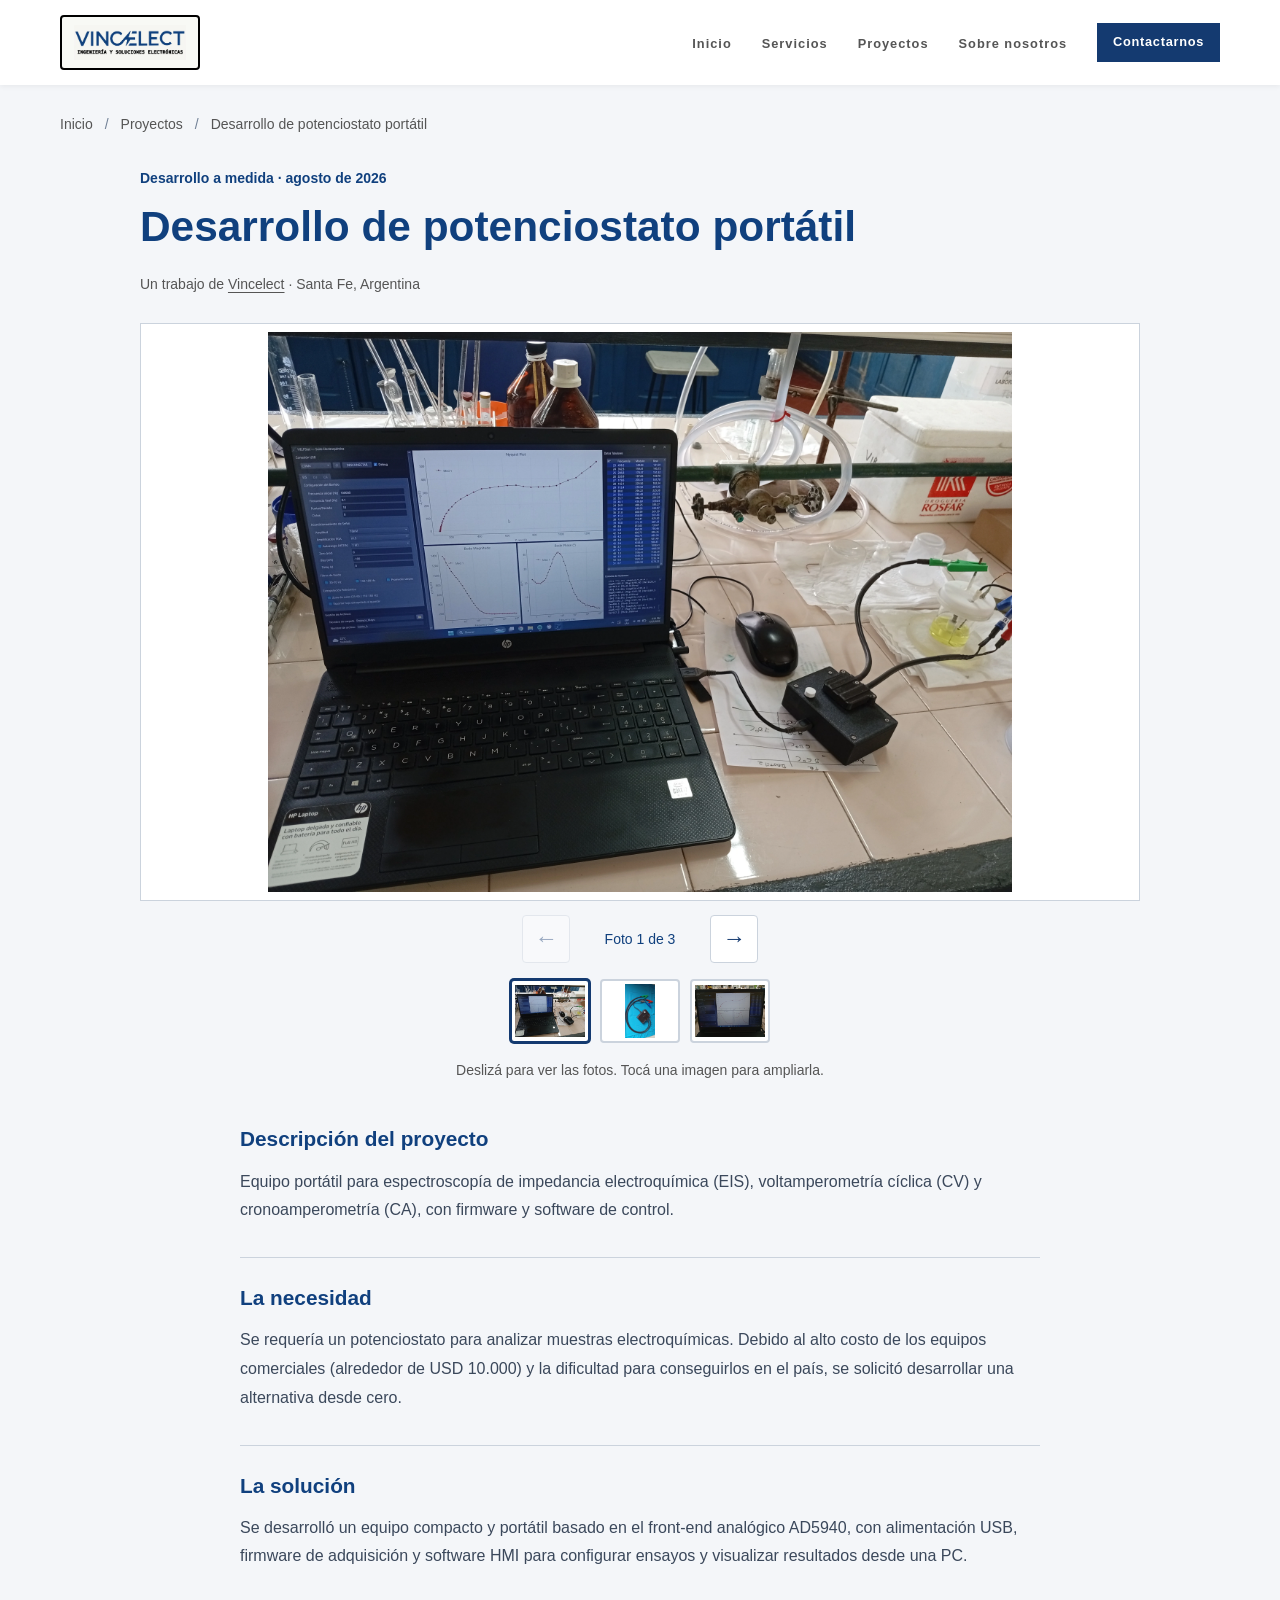
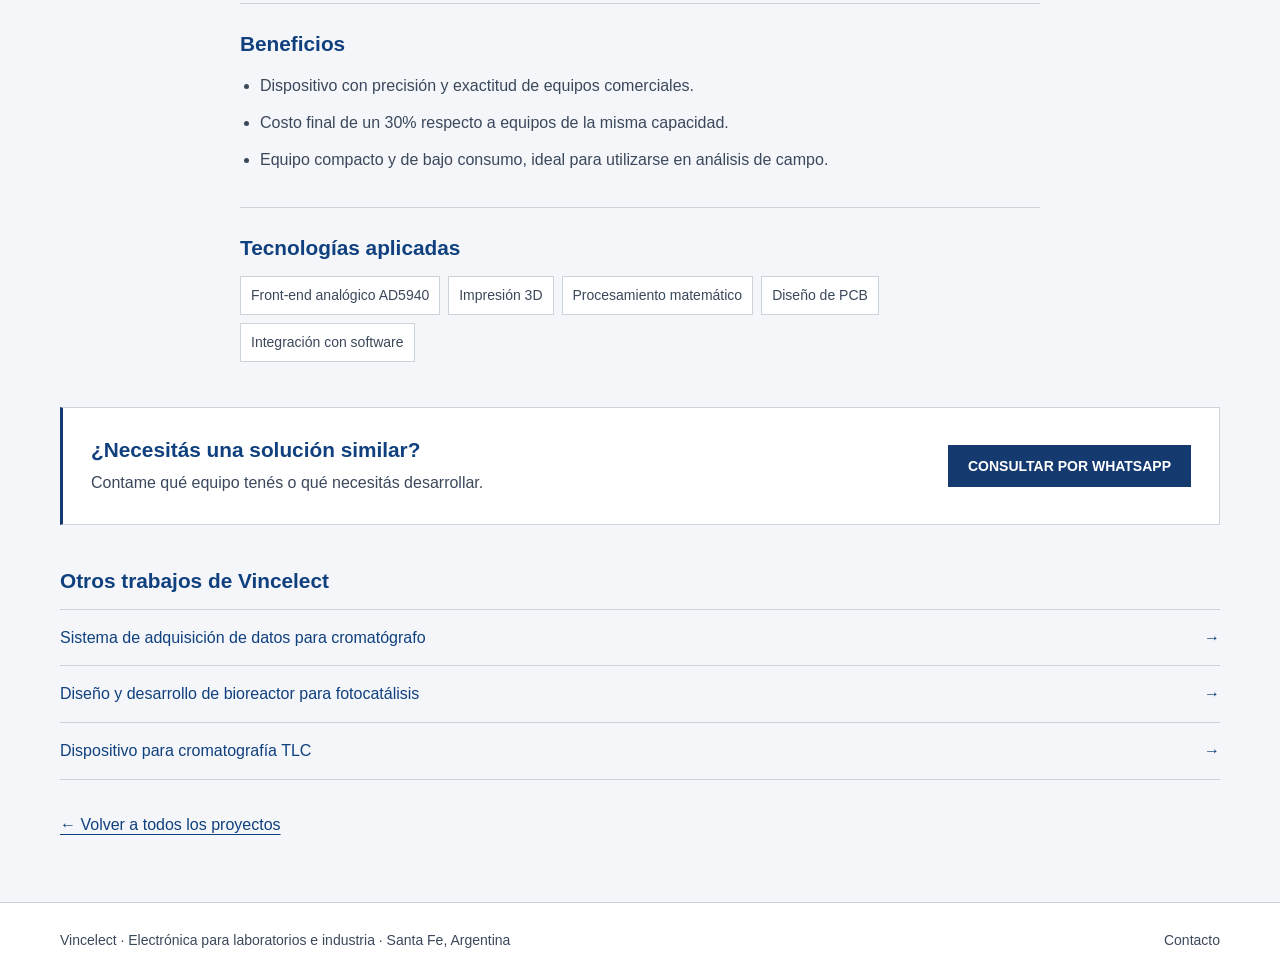
<file: proyectos/potenciostato-portatil-eis/index.html>
<!DOCTYPE html>
<html lang="es">
<head>
    <meta charset="UTF-8">
    <meta name="viewport" content="width=device-width, initial-scale=1.0">
    <title>Desarrollo de potenciostato portátil | Vincelect</title>
    <meta name="description" content="Potenciostato portátil para EIS, voltamperometría cíclica y cronoamperometría, con firmware y software de control. Proyecto de Vincelect en Santa Fe.">
    <meta name="author" content="Vincelect">
    <meta name="robots" content="index, follow">
    <link rel="canonical" href="https://vincelect.com.ar/proyectos/potenciostato-portatil-eis/">
    <meta property="og:type" content="website">
    <meta property="og:title" content="Desarrollo de potenciostato portátil | Vincelect">
    <meta property="og:description" content="Potenciostato portátil para EIS, voltamperometría cíclica y cronoamperometría, con firmware y software de control. Proyecto de Vincelect en Santa Fe.">
    <meta property="og:url" content="https://vincelect.com.ar/proyectos/potenciostato-portatil-eis/">
    <meta property="og:image" content="https://vincelect.com.ar/potenciostato-portatil-eis-01.webp">
    <meta property="og:image:alt" content="Desarrollo de potenciostato portátil">
    <meta property="og:locale" content="es_AR">
    <meta property="og:site_name" content="Vincelect">
    <meta name="twitter:card" content="summary_large_image">
    <meta name="twitter:title" content="Desarrollo de potenciostato portátil | Vincelect">
    <meta name="twitter:description" content="Potenciostato portátil para EIS, voltamperometría cíclica y cronoamperometría, con firmware y software de control. Proyecto de Vincelect en Santa Fe.">
    <meta name="twitter:image" content="https://vincelect.com.ar/potenciostato-portatil-eis-01.webp">
    <link rel="icon" type="image/webp" href="../../isotipo-vincelect.webp">
    <link rel="apple-touch-icon" href="../../apple-touch-icon.png">
    <link rel="preconnect" href="https://fonts.googleapis.com">
    <link rel="preconnect" href="https://fonts.gstatic.com" crossorigin>
    <link href="https://fonts.googleapis.com/css2?family=Space+Mono:ital,wght@0,400;0,700;1,400&display=swap" rel="stylesheet">
    <link rel="stylesheet" href="../../estilos.css?v=20260904-2">
    <link rel="stylesheet" href="../../proyecto.css?v=2">
    <script src="../../rutas-locales.js" defer></script>
    <script src="../../carrusel-proyecto.js?v=1" defer></script>
    <script type="application/ld+json">{"@context":"https://schema.org","@graph":[{"@type":"WebPage","@id":"https://vincelect.com.ar/proyectos/potenciostato-portatil-eis/","url":"https://vincelect.com.ar/proyectos/potenciostato-portatil-eis/","name":"Desarrollo de potenciostato portátil","description":"Potenciostato portátil para EIS, voltamperometría cíclica y cronoamperometría, con firmware y software de control. Proyecto de Vincelect en Santa Fe.","inLanguage":"es-AR","mainEntity":{"@id":"https://vincelect.com.ar/proyectos/potenciostato-portatil-eis/#trabajo"},"breadcrumb":{"@id":"https://vincelect.com.ar/proyectos/potenciostato-portatil-eis/#breadcrumb"}},{"@type":"CreativeWork","@id":"https://vincelect.com.ar/proyectos/potenciostato-portatil-eis/#trabajo","name":"Desarrollo de potenciostato portátil","url":"https://vincelect.com.ar/proyectos/potenciostato-portatil-eis/","description":"Equipo portátil para espectroscopía de impedancia electroquímica (EIS), voltamperometría cíclica (CV) y cronoamperometría (CA), con firmware y software de control.","inLanguage":"es-AR","image":["https://vincelect.com.ar/potenciostato-portatil-eis-01.webp","https://vincelect.com.ar/potenciostato-portatil-eis-03.webp","https://vincelect.com.ar/potenciostato-portatil-eis-04.webp"],"creator":{"@type":"Organization","name":"Vincelect","url":"https://vincelect.com.ar/"},"mainEntityOfPage":{"@id":"https://vincelect.com.ar/proyectos/potenciostato-portatil-eis/"}},{"@type":"BreadcrumbList","@id":"https://vincelect.com.ar/proyectos/potenciostato-portatil-eis/#breadcrumb","itemListElement":[{"@type":"ListItem","position":1,"name":"Inicio","item":"https://vincelect.com.ar/"},{"@type":"ListItem","position":2,"name":"Proyectos","item":"https://vincelect.com.ar/#proyectos"},{"@type":"ListItem","position":3,"name":"Desarrollo de potenciostato portátil","item":"https://vincelect.com.ar/proyectos/potenciostato-portatil-eis/"}]}]}</script>
</head>
<body class="project-page">
    <header class="site-header">
        <div class="container header-content">
            <!-- Cambiamos #inicio por / -->
            <a href="/" class="logo">
                <div class="logo-frame">
                    <img src="../../logo-vincelect-ingenieria-electronica.webp" alt="Logotipo Vincelect Ingeniería Santa Fe">
                </div>
            </a>
            <nav class="main-nav">
                <ul>
                    <li><a href="/#inicio">Inicio</a></li>
                    <li><a href="/#servicios">Servicios</a></li>
                    <li><a href="/#proyectos">Proyectos</a></li>
                    <!-- Le borramos el .html al fInal del href -->
                    <li><a href="/sobre-nosotros">Sobre nosotros</a></li>
                    <li><a href="/#contacto" class="btn-primary nav-contact">Contactarnos</a></li>
                </ul>
            </nav>
        </div>
    </header>
    <main class="container project-detail">
        <nav class="project-breadcrumb" aria-label="Ruta de navegación">
            <ol><li><a href="/">Inicio</a></li><li><a href="/#proyectos">Proyectos</a></li><li aria-current="page">Desarrollo de potenciostato portátil</li></ol>
        </nav>
        <article>
            <header class="project-heading">
                <p class="project-meta">Desarrollo a medida · <time datetime="2026-08">agosto de 2026</time></p>
                <h1>Desarrollo de potenciostato portátil</h1>
                <p class="project-byline">Un trabajo de <a href="/sobre-nosotros">Vincelect</a> · Santa Fe, Argentina</p>
            </header>
            <section class="project-carousel" data-carousel role="region" aria-roledescription="carrusel" aria-label="Fotografías del proyecto">
                <div class="project-carousel-frame">
                    <div class="project-carousel-track" id="fotos-proyecto" tabindex="0" aria-label="Fotografías; deslizá horizontalmente o usá las flechas del teclado">
                        <figure class="project-slide" role="group" aria-roledescription="diapositiva" aria-label="1 de 3">
                            <a href="../../potenciostato-portatil-eis-01.webp" target="_blank" rel="noopener noreferrer" aria-label="Ampliar fotografía 1 de Desarrollo de potenciostato portátil">
                                <img src="../../potenciostato-portatil-eis-01.webp" alt="Desarrollo de potenciostato portátil — fotografía 1 del proyecto" fetchpriority="high" draggable="false">
                            </a>
                        </figure>
                        <figure class="project-slide" role="group" aria-roledescription="diapositiva" aria-label="2 de 3">
                            <a href="../../potenciostato-portatil-eis-03.webp" target="_blank" rel="noopener noreferrer" aria-label="Ampliar fotografía 3 de Desarrollo de potenciostato portátil">
                                <img src="../../potenciostato-portatil-eis-03.webp" alt="Desarrollo de potenciostato portátil — fotografía 3 del proyecto" loading="lazy" decoding="async" draggable="false">
                            </a>
                        </figure>
                        <figure class="project-slide" role="group" aria-roledescription="diapositiva" aria-label="3 de 3">
                            <a href="../../potenciostato-portatil-eis-04.webp" target="_blank" rel="noopener noreferrer" aria-label="Ampliar fotografía 4 de Desarrollo de potenciostato portátil">
                                <img src="../../potenciostato-portatil-eis-04.webp" alt="Desarrollo de potenciostato portátil — fotografía 4 del proyecto" loading="lazy" decoding="async" draggable="false">
                            </a>
                        </figure>
                    </div>
                </div>
                <div class="project-carousel-controls" hidden>
                    <button class="project-carousel-arrow" type="button" data-previous aria-label="Fotografía anterior" aria-controls="fotos-proyecto" disabled><span aria-hidden="true">←</span></button>
                    <p class="project-carousel-count" role="status" aria-live="polite" aria-atomic="true">Foto <span data-photo-count>1 de 3</span></p>
                    <button class="project-carousel-arrow" type="button" data-next aria-label="Fotografía siguiente" aria-controls="fotos-proyecto"><span aria-hidden="true">→</span></button>
                </div>
                <div class="project-carousel-thumbnails" role="group" aria-label="Elegir fotografía" hidden>
                    <button type="button" class="project-carousel-thumbnail" data-photo="0" aria-label="Ver fotografía 1" aria-pressed="true" aria-controls="fotos-proyecto"><img src="../../potenciostato-portatil-eis-01.webp" alt="" width="72" height="54" loading="lazy" draggable="false"></button>
                    <button type="button" class="project-carousel-thumbnail" data-photo="2" aria-label="Ver fotografía 3" aria-pressed="false" aria-controls="fotos-proyecto"><img src="../../potenciostato-portatil-eis-03.webp" alt="" width="72" height="54" loading="lazy" draggable="false"></button>
                    <button type="button" class="project-carousel-thumbnail" data-photo="3" aria-label="Ver fotografía 4" aria-pressed="false" aria-controls="fotos-proyecto"><img src="../../potenciostato-portatil-eis-04.webp" alt="" width="72" height="54" loading="lazy" draggable="false"></button>
                </div>
                <p class="project-carousel-hint">Deslizá para ver las fotos. Tocá una imagen para ampliarla.</p>
            </section>
            <div class="project-story">
                    <section aria-labelledby="descripcion"><h2 id="descripcion">Descripción del proyecto</h2><p class="project-intro">Equipo portátil para espectroscopía de impedancia electroquímica (EIS), voltamperometría cíclica (CV) y cronoamperometría (CA), con firmware y software de control.</p></section>
                    <section aria-labelledby="necesidad"><h2 id="necesidad">La necesidad</h2><p>Se requería un potenciostato para analizar muestras electroquímicas. Debido al alto costo de los equipos comerciales (alrededor de USD 10.000) y la dificultad para conseguirlos en el país, se solicitó desarrollar una alternativa desde cero.</p></section>
                    <section aria-labelledby="solucion"><h2 id="solucion">La solución</h2><p>Se desarrolló un equipo compacto y portátil basado en el front-end analógico AD5940, con alimentación USB, firmware de adquisición y software HMI para configurar ensayos y visualizar resultados desde una PC.</p></section>
                    <section aria-labelledby="beneficios"><h2 id="beneficios">Beneficios</h2><ul><li>Dispositivo con precisión y exactitud de equipos comerciales.</li><li>Costo final de un 30% respecto a equipos de la misma capacidad.</li><li>Equipo compacto y de bajo consumo, ideal para utilizarse en análisis de campo.</li></ul></section>
                    <section aria-labelledby="tecnologias"><h2 id="tecnologias">Tecnologías aplicadas</h2><ul class="project-technologies"><li>Front-end analógico AD5940</li><li>Impresión 3D</li><li>Procesamiento matemático</li><li>Diseño de PCB</li><li>Integración con software</li></ul></section>
            </div>
            <section class="project-contact" aria-labelledby="consulta">
                <div><h2 id="consulta">¿Necesitás una solución similar?</h2><p>Contame qué equipo tenés o qué necesitás desarrollar.</p></div>
                <a class="btn-primary" href="https://wa.me/5493426313828?text=Hola%20Ayrton%2C%20vi%20el%20proyecto%20%C2%ABDesarrollo%20de%20potenciostato%20port%C3%A1til%C2%BB%20(https%3A%2F%2Fvincelect.com.ar%2Fproyectos%2Fpotenciostato-portatil-eis%2F)%20y%20quiero%20consultar%20por%20un%20trabajo%20similar." target="_blank" rel="noopener noreferrer">CONSULTAR POR WHATSAPP</a>
            </section>
        </article>
        <nav class="project-related" aria-label="Otros proyectos"><h2>Otros trabajos de Vincelect</h2><ul><li><a href="/proyectos/sistema-adquisicion-datos-cromatografo-gases/">Sistema de adquisición de datos para cromatógrafo <span aria-hidden="true">→</span></a></li><li><a href="/proyectos/reactor-fotocatalisis/">Diseño y desarrollo de bioreactor para fotocatálisis <span aria-hidden="true">→</span></a></li><li><a href="/proyectos/dispositivo-cromatografia-tlc/">Dispositivo para cromatografía TLC <span aria-hidden="true">→</span></a></li></ul></nav>
        <a class="project-back" href="/#proyectos">← Volver a todos los proyectos</a>
    </main>
    <footer class="project-footer"><div class="container"><p>Vincelect · Electrónica para laboratorios e industria · Santa Fe, Argentina</p><a href="/#contacto">Contacto</a></div></footer>
</body>
</html>
</file>
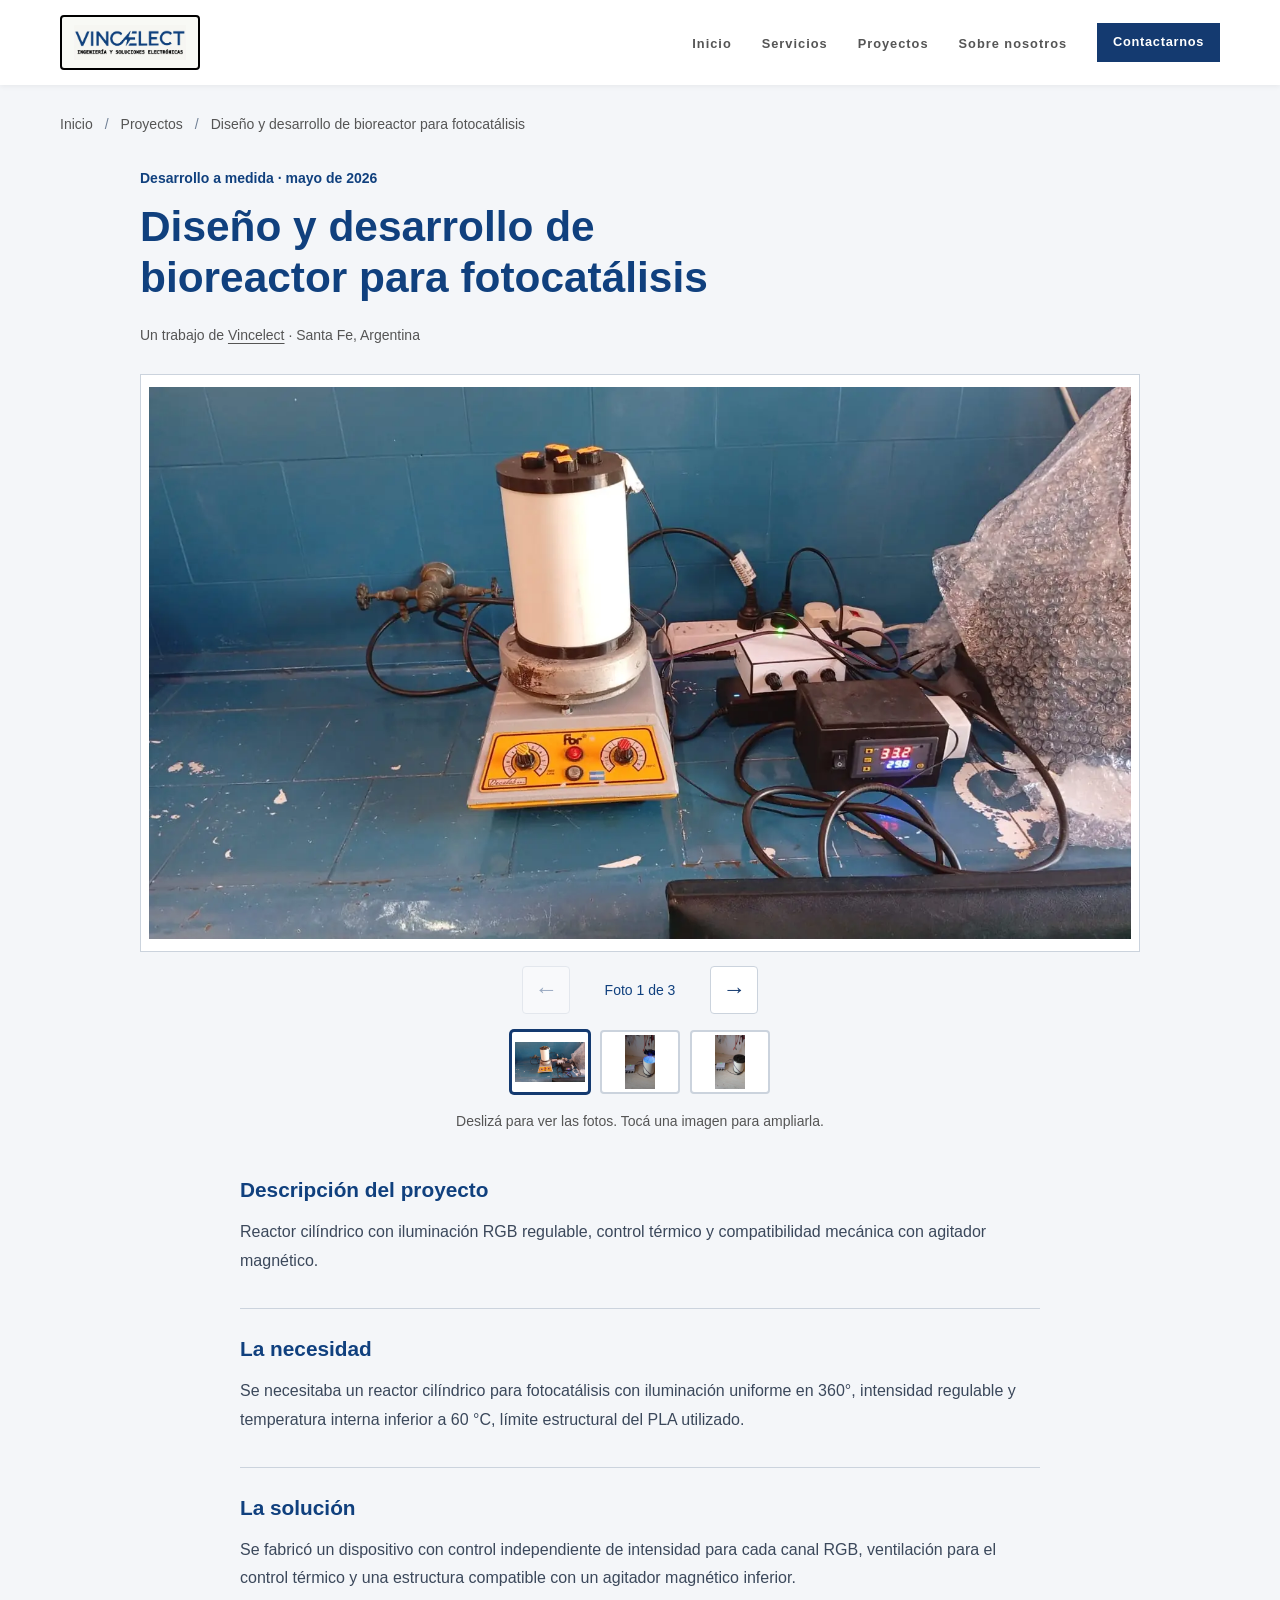
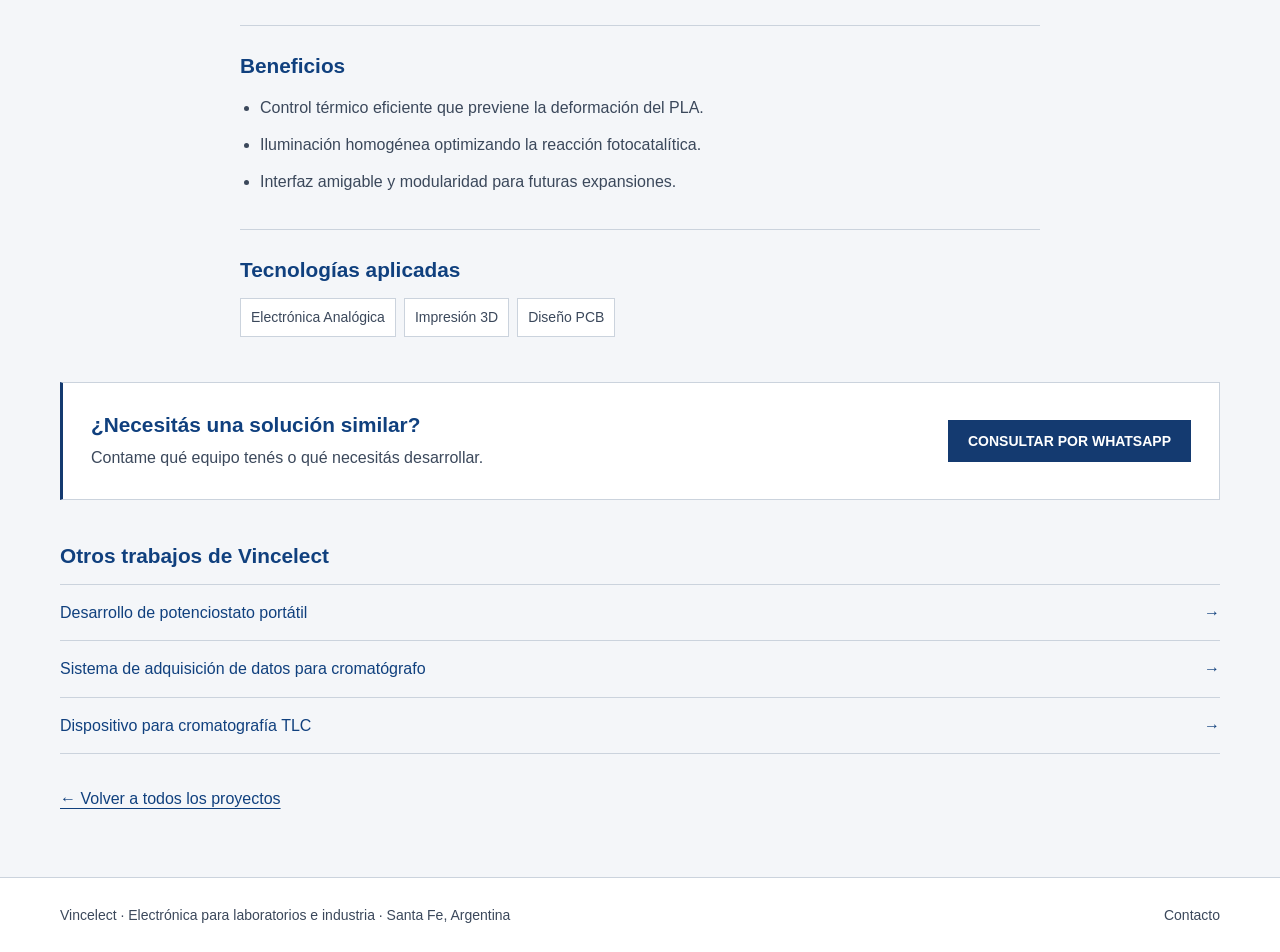
<file: proyectos/reactor-fotocatalisis/index.html>
<!DOCTYPE html>
<html lang="es">
<head>
    <meta charset="UTF-8">
    <meta name="viewport" content="width=device-width, initial-scale=1.0">
    <title>Diseño y desarrollo de bioreactor para fotocatálisis | Vincelect</title>
    <meta name="description" content="Reactor para fotocatálisis con iluminación RGB de intensidad variable y control térmico. Diseño y fabricación de Vincelect en Santa Fe.">
    <meta name="author" content="Vincelect">
    <meta name="robots" content="index, follow">
    <link rel="canonical" href="https://vincelect.com.ar/proyectos/reactor-fotocatalisis/">
    <meta property="og:type" content="website">
    <meta property="og:title" content="Diseño y desarrollo de bioreactor para fotocatálisis | Vincelect">
    <meta property="og:description" content="Reactor para fotocatálisis con iluminación RGB de intensidad variable y control térmico. Diseño y fabricación de Vincelect en Santa Fe.">
    <meta property="og:url" content="https://vincelect.com.ar/proyectos/reactor-fotocatalisis/">
    <meta property="og:image" content="https://vincelect.com.ar/bioreactor-fotocatalisis-01.webp">
    <meta property="og:image:alt" content="Diseño y desarrollo de bioreactor para fotocatálisis">
    <meta property="og:locale" content="es_AR">
    <meta property="og:site_name" content="Vincelect">
    <meta name="twitter:card" content="summary_large_image">
    <meta name="twitter:title" content="Diseño y desarrollo de bioreactor para fotocatálisis | Vincelect">
    <meta name="twitter:description" content="Reactor para fotocatálisis con iluminación RGB de intensidad variable y control térmico. Diseño y fabricación de Vincelect en Santa Fe.">
    <meta name="twitter:image" content="https://vincelect.com.ar/bioreactor-fotocatalisis-01.webp">
    <link rel="icon" type="image/webp" href="../../isotipo-vincelect.webp">
    <link rel="apple-touch-icon" href="../../apple-touch-icon.png">
    <link rel="preconnect" href="https://fonts.googleapis.com">
    <link rel="preconnect" href="https://fonts.gstatic.com" crossorigin>
    <link href="https://fonts.googleapis.com/css2?family=Space+Mono:ital,wght@0,400;0,700;1,400&display=swap" rel="stylesheet">
    <link rel="stylesheet" href="../../estilos.css?v=20260904-2">
    <link rel="stylesheet" href="../../proyecto.css?v=2">
    <script src="../../rutas-locales.js" defer></script>
    <script src="../../carrusel-proyecto.js?v=1" defer></script>
    <script type="application/ld+json">{"@context":"https://schema.org","@graph":[{"@type":"WebPage","@id":"https://vincelect.com.ar/proyectos/reactor-fotocatalisis/","url":"https://vincelect.com.ar/proyectos/reactor-fotocatalisis/","name":"Diseño y desarrollo de bioreactor para fotocatálisis","description":"Reactor para fotocatálisis con iluminación RGB de intensidad variable y control térmico. Diseño y fabricación de Vincelect en Santa Fe.","inLanguage":"es-AR","mainEntity":{"@id":"https://vincelect.com.ar/proyectos/reactor-fotocatalisis/#trabajo"},"breadcrumb":{"@id":"https://vincelect.com.ar/proyectos/reactor-fotocatalisis/#breadcrumb"}},{"@type":"CreativeWork","@id":"https://vincelect.com.ar/proyectos/reactor-fotocatalisis/#trabajo","name":"Diseño y desarrollo de bioreactor para fotocatálisis","url":"https://vincelect.com.ar/proyectos/reactor-fotocatalisis/","description":"Reactor cilíndrico con iluminación RGB regulable, control térmico y compatibilidad mecánica con agitador magnético.","inLanguage":"es-AR","image":["https://vincelect.com.ar/bioreactor-fotocatalisis-01.webp","https://vincelect.com.ar/bioreactor-fotocatalisis-02.webp","https://vincelect.com.ar/bioreactor-fotocatalisis-03.webp"],"creator":{"@type":"Organization","name":"Vincelect","url":"https://vincelect.com.ar/"},"mainEntityOfPage":{"@id":"https://vincelect.com.ar/proyectos/reactor-fotocatalisis/"}},{"@type":"BreadcrumbList","@id":"https://vincelect.com.ar/proyectos/reactor-fotocatalisis/#breadcrumb","itemListElement":[{"@type":"ListItem","position":1,"name":"Inicio","item":"https://vincelect.com.ar/"},{"@type":"ListItem","position":2,"name":"Proyectos","item":"https://vincelect.com.ar/#proyectos"},{"@type":"ListItem","position":3,"name":"Diseño y desarrollo de bioreactor para fotocatálisis","item":"https://vincelect.com.ar/proyectos/reactor-fotocatalisis/"}]}]}</script>
</head>
<body class="project-page">
    <header class="site-header">
        <div class="container header-content">
            <!-- Cambiamos #inicio por / -->
            <a href="/" class="logo">
                <div class="logo-frame">
                    <img src="../../logo-vincelect-ingenieria-electronica.webp" alt="Logotipo Vincelect Ingeniería Santa Fe">
                </div>
            </a>
            <nav class="main-nav">
                <ul>
                    <li><a href="/#inicio">Inicio</a></li>
                    <li><a href="/#servicios">Servicios</a></li>
                    <li><a href="/#proyectos">Proyectos</a></li>
                    <!-- Le borramos el .html al fInal del href -->
                    <li><a href="/sobre-nosotros">Sobre nosotros</a></li>
                    <li><a href="/#contacto" class="btn-primary nav-contact">Contactarnos</a></li>
                </ul>
            </nav>
        </div>
    </header>
    <main class="container project-detail">
        <nav class="project-breadcrumb" aria-label="Ruta de navegación">
            <ol><li><a href="/">Inicio</a></li><li><a href="/#proyectos">Proyectos</a></li><li aria-current="page">Diseño y desarrollo de bioreactor para fotocatálisis</li></ol>
        </nav>
        <article>
            <header class="project-heading">
                <p class="project-meta">Desarrollo a medida · <time datetime="2026-05">mayo de 2026</time></p>
                <h1>Diseño y desarrollo de bioreactor para fotocatálisis</h1>
                <p class="project-byline">Un trabajo de <a href="/sobre-nosotros">Vincelect</a> · Santa Fe, Argentina</p>
            </header>
            <section class="project-carousel" data-carousel role="region" aria-roledescription="carrusel" aria-label="Fotografías del proyecto">
                <div class="project-carousel-frame">
                    <div class="project-carousel-track" id="fotos-proyecto" tabindex="0" aria-label="Fotografías; deslizá horizontalmente o usá las flechas del teclado">
                        <figure class="project-slide" role="group" aria-roledescription="diapositiva" aria-label="1 de 3">
                            <a href="../../bioreactor-fotocatalisis-01.webp" target="_blank" rel="noopener noreferrer" aria-label="Ampliar fotografía 1 de Diseño y desarrollo de bioreactor para fotocatálisis">
                                <img src="../../bioreactor-fotocatalisis-01.webp" alt="Diseño y desarrollo de bioreactor para fotocatálisis — fotografía 1 del proyecto" fetchpriority="high" draggable="false">
                            </a>
                        </figure>
                        <figure class="project-slide" role="group" aria-roledescription="diapositiva" aria-label="2 de 3">
                            <a href="../../bioreactor-fotocatalisis-02.webp" target="_blank" rel="noopener noreferrer" aria-label="Ampliar fotografía 2 de Diseño y desarrollo de bioreactor para fotocatálisis">
                                <img src="../../bioreactor-fotocatalisis-02.webp" alt="Diseño y desarrollo de bioreactor para fotocatálisis — fotografía 2 del proyecto" loading="lazy" decoding="async" draggable="false">
                            </a>
                        </figure>
                        <figure class="project-slide" role="group" aria-roledescription="diapositiva" aria-label="3 de 3">
                            <a href="../../bioreactor-fotocatalisis-03.webp" target="_blank" rel="noopener noreferrer" aria-label="Ampliar fotografía 3 de Diseño y desarrollo de bioreactor para fotocatálisis">
                                <img src="../../bioreactor-fotocatalisis-03.webp" alt="Diseño y desarrollo de bioreactor para fotocatálisis — fotografía 3 del proyecto" loading="lazy" decoding="async" draggable="false">
                            </a>
                        </figure>
                    </div>
                </div>
                <div class="project-carousel-controls" hidden>
                    <button class="project-carousel-arrow" type="button" data-previous aria-label="Fotografía anterior" aria-controls="fotos-proyecto" disabled><span aria-hidden="true">←</span></button>
                    <p class="project-carousel-count" role="status" aria-live="polite" aria-atomic="true">Foto <span data-photo-count>1 de 3</span></p>
                    <button class="project-carousel-arrow" type="button" data-next aria-label="Fotografía siguiente" aria-controls="fotos-proyecto"><span aria-hidden="true">→</span></button>
                </div>
                <div class="project-carousel-thumbnails" role="group" aria-label="Elegir fotografía" hidden>
                    <button type="button" class="project-carousel-thumbnail" data-photo="0" aria-label="Ver fotografía 1" aria-pressed="true" aria-controls="fotos-proyecto"><img src="../../bioreactor-fotocatalisis-01.webp" alt="" width="72" height="54" loading="lazy" draggable="false"></button>
                    <button type="button" class="project-carousel-thumbnail" data-photo="1" aria-label="Ver fotografía 2" aria-pressed="false" aria-controls="fotos-proyecto"><img src="../../bioreactor-fotocatalisis-02.webp" alt="" width="72" height="54" loading="lazy" draggable="false"></button>
                    <button type="button" class="project-carousel-thumbnail" data-photo="2" aria-label="Ver fotografía 3" aria-pressed="false" aria-controls="fotos-proyecto"><img src="../../bioreactor-fotocatalisis-03.webp" alt="" width="72" height="54" loading="lazy" draggable="false"></button>
                </div>
                <p class="project-carousel-hint">Deslizá para ver las fotos. Tocá una imagen para ampliarla.</p>
            </section>
            <div class="project-story">
                    <section aria-labelledby="descripcion"><h2 id="descripcion">Descripción del proyecto</h2><p class="project-intro">Reactor cilíndrico con iluminación RGB regulable, control térmico y compatibilidad mecánica con agitador magnético.</p></section>
                    <section aria-labelledby="necesidad"><h2 id="necesidad">La necesidad</h2><p>Se necesitaba un reactor cilíndrico para fotocatálisis con iluminación uniforme en 360°, intensidad regulable y temperatura interna inferior a 60 °C, límite estructural del PLA utilizado.</p></section>
                    <section aria-labelledby="solucion"><h2 id="solucion">La solución</h2><p>Se fabricó un dispositivo con control independiente de intensidad para cada canal RGB, ventilación para el control térmico y una estructura compatible con un agitador magnético inferior.</p></section>
                    <section aria-labelledby="beneficios"><h2 id="beneficios">Beneficios</h2><ul><li>Control térmico eficiente que previene la deformación del PLA.</li><li>Iluminación homogénea optimizando la reacción fotocatalítica.</li><li>Interfaz amigable y modularidad para futuras expansiones.</li></ul></section>
                    <section aria-labelledby="tecnologias"><h2 id="tecnologias">Tecnologías aplicadas</h2><ul class="project-technologies"><li>Electrónica Analógica</li><li>Impresión 3D</li><li>Diseño PCB</li></ul></section>
            </div>
            <section class="project-contact" aria-labelledby="consulta">
                <div><h2 id="consulta">¿Necesitás una solución similar?</h2><p>Contame qué equipo tenés o qué necesitás desarrollar.</p></div>
                <a class="btn-primary" href="https://wa.me/5493426313828?text=Hola%20Ayrton%2C%20vi%20el%20proyecto%20%C2%ABDise%C3%B1o%20y%20desarrollo%20de%20bioreactor%20para%20fotocat%C3%A1lisis%C2%BB%20(https%3A%2F%2Fvincelect.com.ar%2Fproyectos%2Freactor-fotocatalisis%2F)%20y%20quiero%20consultar%20por%20un%20trabajo%20similar." target="_blank" rel="noopener noreferrer">CONSULTAR POR WHATSAPP</a>
            </section>
        </article>
        <nav class="project-related" aria-label="Otros proyectos"><h2>Otros trabajos de Vincelect</h2><ul><li><a href="/proyectos/potenciostato-portatil-eis/">Desarrollo de potenciostato portátil <span aria-hidden="true">→</span></a></li><li><a href="/proyectos/sistema-adquisicion-datos-cromatografo-gases/">Sistema de adquisición de datos para cromatógrafo <span aria-hidden="true">→</span></a></li><li><a href="/proyectos/dispositivo-cromatografia-tlc/">Dispositivo para cromatografía TLC <span aria-hidden="true">→</span></a></li></ul></nav>
        <a class="project-back" href="/#proyectos">← Volver a todos los proyectos</a>
    </main>
    <footer class="project-footer"><div class="container"><p>Vincelect · Electrónica para laboratorios e industria · Santa Fe, Argentina</p><a href="/#contacto">Contacto</a></div></footer>
</body>
</html>
</file>
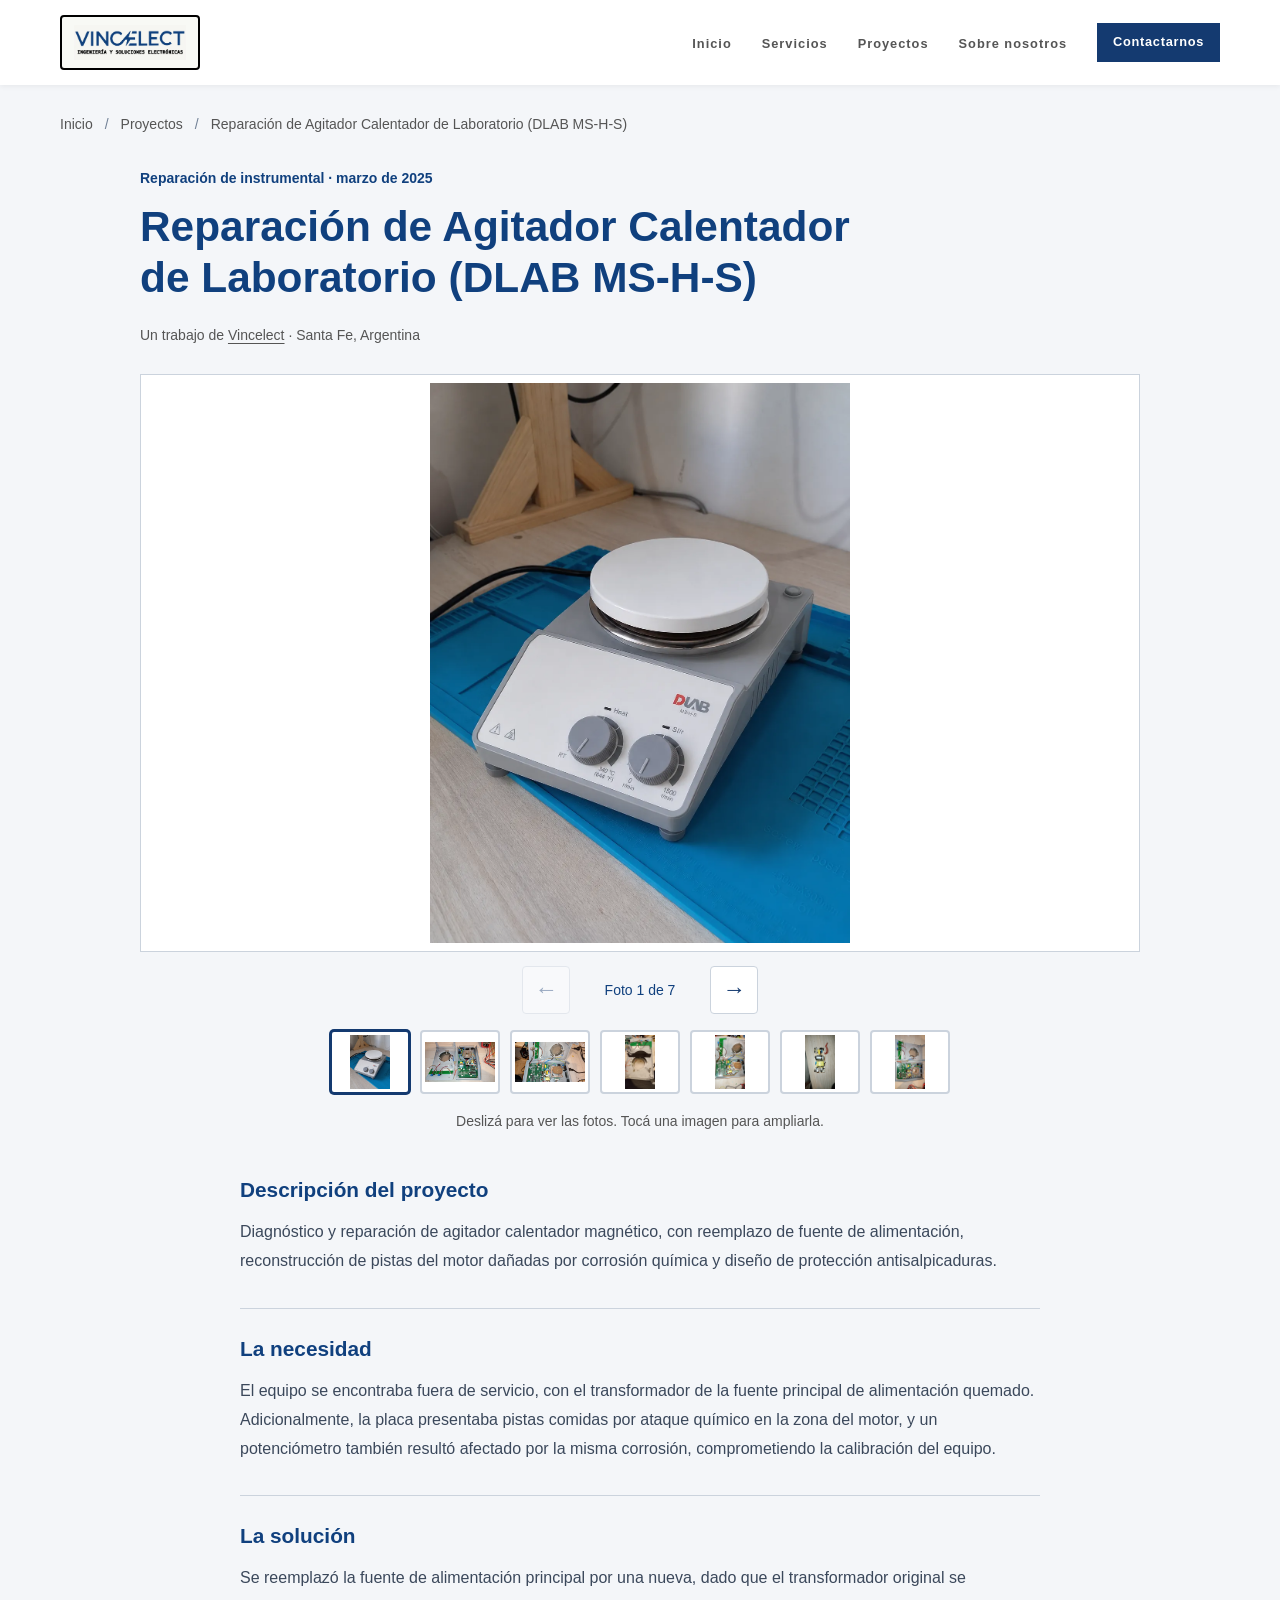
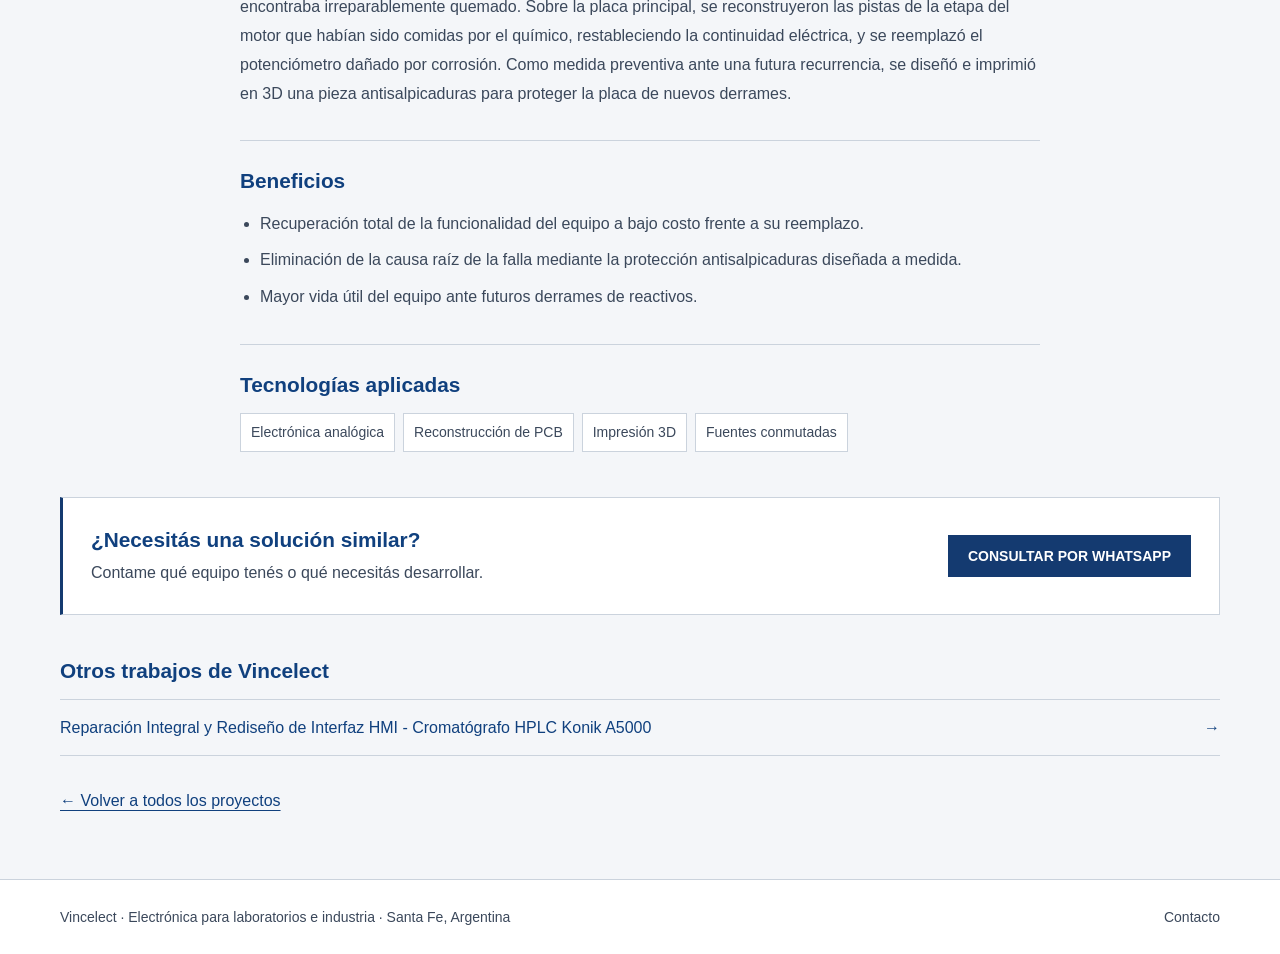
<file: proyectos/reparacion-agitador-calentador-dlab/index.html>
<!DOCTYPE html>
<html lang="es">
<head>
    <meta charset="UTF-8">
    <meta name="viewport" content="width=device-width, initial-scale=1.0">
    <title>Reparación de Agitador Calentador de Laboratorio (DLAB MS-H-S) | Vincelect</title>
    <meta name="description" content="Reparación de agitador calentador DLAB MS-H-S: fuente, pistas dañadas por corrosión y protección antisalpicaduras. Vincelect, Santa Fe.">
    <meta name="author" content="Vincelect">
    <meta name="robots" content="index, follow">
    <link rel="canonical" href="https://vincelect.com.ar/proyectos/reparacion-agitador-calentador-dlab/">
    <meta property="og:type" content="website">
    <meta property="og:title" content="Reparación de Agitador Calentador de Laboratorio (DLAB MS-H-S) | Vincelect">
    <meta property="og:description" content="Reparación de agitador calentador DLAB MS-H-S: fuente, pistas dañadas por corrosión y protección antisalpicaduras. Vincelect, Santa Fe.">
    <meta property="og:url" content="https://vincelect.com.ar/proyectos/reparacion-agitador-calentador-dlab/">
    <meta property="og:image" content="https://vincelect.com.ar/reparacion-agitador-calentador-dlab-01.webp">
    <meta property="og:image:alt" content="Reparación de Agitador Calentador de Laboratorio (DLAB MS-H-S)">
    <meta property="og:locale" content="es_AR">
    <meta property="og:site_name" content="Vincelect">
    <meta name="twitter:card" content="summary_large_image">
    <meta name="twitter:title" content="Reparación de Agitador Calentador de Laboratorio (DLAB MS-H-S) | Vincelect">
    <meta name="twitter:description" content="Reparación de agitador calentador DLAB MS-H-S: fuente, pistas dañadas por corrosión y protección antisalpicaduras. Vincelect, Santa Fe.">
    <meta name="twitter:image" content="https://vincelect.com.ar/reparacion-agitador-calentador-dlab-01.webp">
    <link rel="icon" type="image/webp" href="../../isotipo-vincelect.webp">
    <link rel="apple-touch-icon" href="../../apple-touch-icon.png">
    <link rel="preconnect" href="https://fonts.googleapis.com">
    <link rel="preconnect" href="https://fonts.gstatic.com" crossorigin>
    <link href="https://fonts.googleapis.com/css2?family=Space+Mono:ital,wght@0,400;0,700;1,400&display=swap" rel="stylesheet">
    <link rel="stylesheet" href="../../estilos.css?v=20260904-2">
    <link rel="stylesheet" href="../../proyecto.css?v=2">
    <script src="../../rutas-locales.js" defer></script>
    <script src="../../carrusel-proyecto.js?v=1" defer></script>
    <script type="application/ld+json">{"@context":"https://schema.org","@graph":[{"@type":"WebPage","@id":"https://vincelect.com.ar/proyectos/reparacion-agitador-calentador-dlab/","url":"https://vincelect.com.ar/proyectos/reparacion-agitador-calentador-dlab/","name":"Reparación de Agitador Calentador de Laboratorio (DLAB MS-H-S)","description":"Reparación de agitador calentador DLAB MS-H-S: fuente, pistas dañadas por corrosión y protección antisalpicaduras. Vincelect, Santa Fe.","inLanguage":"es-AR","mainEntity":{"@id":"https://vincelect.com.ar/proyectos/reparacion-agitador-calentador-dlab/#trabajo"},"breadcrumb":{"@id":"https://vincelect.com.ar/proyectos/reparacion-agitador-calentador-dlab/#breadcrumb"}},{"@type":"CreativeWork","@id":"https://vincelect.com.ar/proyectos/reparacion-agitador-calentador-dlab/#trabajo","name":"Reparación de Agitador Calentador de Laboratorio (DLAB MS-H-S)","url":"https://vincelect.com.ar/proyectos/reparacion-agitador-calentador-dlab/","description":"Diagnóstico y reparación de agitador calentador magnético, con reemplazo de fuente de alimentación, reconstrucción de pistas del motor dañadas por corrosión química y diseño de protección antisalpicaduras.","inLanguage":"es-AR","image":["https://vincelect.com.ar/reparacion-agitador-calentador-dlab-01.webp","https://vincelect.com.ar/reparacion-agitador-calentador-dlab-02.webp","https://vincelect.com.ar/reparacion-agitador-calentador-dlab-03.webp","https://vincelect.com.ar/reparacion-agitador-calentador-dlab-04.webp","https://vincelect.com.ar/reparacion-agitador-calentador-dlab-05.webp","https://vincelect.com.ar/reparacion-agitador-calentador-dlab-06.webp","https://vincelect.com.ar/reparacion-agitador-calentador-dlab-07.webp"],"creator":{"@type":"Organization","name":"Vincelect","url":"https://vincelect.com.ar/"},"mainEntityOfPage":{"@id":"https://vincelect.com.ar/proyectos/reparacion-agitador-calentador-dlab/"}},{"@type":"BreadcrumbList","@id":"https://vincelect.com.ar/proyectos/reparacion-agitador-calentador-dlab/#breadcrumb","itemListElement":[{"@type":"ListItem","position":1,"name":"Inicio","item":"https://vincelect.com.ar/"},{"@type":"ListItem","position":2,"name":"Proyectos","item":"https://vincelect.com.ar/#proyectos"},{"@type":"ListItem","position":3,"name":"Reparación de Agitador Calentador de Laboratorio (DLAB MS-H-S)","item":"https://vincelect.com.ar/proyectos/reparacion-agitador-calentador-dlab/"}]}]}</script>
</head>
<body class="project-page">
    <header class="site-header">
        <div class="container header-content">
            <!-- Cambiamos #inicio por / -->
            <a href="/" class="logo">
                <div class="logo-frame">
                    <img src="../../logo-vincelect-ingenieria-electronica.webp" alt="Logotipo Vincelect Ingeniería Santa Fe">
                </div>
            </a>
            <nav class="main-nav">
                <ul>
                    <li><a href="/#inicio">Inicio</a></li>
                    <li><a href="/#servicios">Servicios</a></li>
                    <li><a href="/#proyectos">Proyectos</a></li>
                    <!-- Le borramos el .html al fInal del href -->
                    <li><a href="/sobre-nosotros">Sobre nosotros</a></li>
                    <li><a href="/#contacto" class="btn-primary nav-contact">Contactarnos</a></li>
                </ul>
            </nav>
        </div>
    </header>
    <main class="container project-detail">
        <nav class="project-breadcrumb" aria-label="Ruta de navegación">
            <ol><li><a href="/">Inicio</a></li><li><a href="/#proyectos">Proyectos</a></li><li aria-current="page">Reparación de Agitador Calentador de Laboratorio (DLAB MS-H-S)</li></ol>
        </nav>
        <article>
            <header class="project-heading">
                <p class="project-meta">Reparación de instrumental · <time datetime="2025-03">marzo de 2025</time></p>
                <h1>Reparación de Agitador Calentador de Laboratorio (DLAB MS-H-S)</h1>
                <p class="project-byline">Un trabajo de <a href="/sobre-nosotros">Vincelect</a> · Santa Fe, Argentina</p>
            </header>
            <section class="project-carousel" data-carousel role="region" aria-roledescription="carrusel" aria-label="Fotografías del proyecto">
                <div class="project-carousel-frame">
                    <div class="project-carousel-track" id="fotos-proyecto" tabindex="0" aria-label="Fotografías; deslizá horizontalmente o usá las flechas del teclado">
                        <figure class="project-slide" role="group" aria-roledescription="diapositiva" aria-label="1 de 7">
                            <a href="../../reparacion-agitador-calentador-dlab-01.webp" target="_blank" rel="noopener noreferrer" aria-label="Ampliar fotografía 1 de Reparación de Agitador Calentador de Laboratorio (DLAB MS-H-S)">
                                <img src="../../reparacion-agitador-calentador-dlab-01.webp" alt="Reparación de Agitador Calentador de Laboratorio (DLAB MS-H-S) — fotografía 1 del proyecto" fetchpriority="high" draggable="false">
                            </a>
                        </figure>
                        <figure class="project-slide" role="group" aria-roledescription="diapositiva" aria-label="2 de 7">
                            <a href="../../reparacion-agitador-calentador-dlab-02.webp" target="_blank" rel="noopener noreferrer" aria-label="Ampliar fotografía 2 de Reparación de Agitador Calentador de Laboratorio (DLAB MS-H-S)">
                                <img src="../../reparacion-agitador-calentador-dlab-02.webp" alt="Reparación de Agitador Calentador de Laboratorio (DLAB MS-H-S) — fotografía 2 del proyecto" loading="lazy" decoding="async" draggable="false">
                            </a>
                        </figure>
                        <figure class="project-slide" role="group" aria-roledescription="diapositiva" aria-label="3 de 7">
                            <a href="../../reparacion-agitador-calentador-dlab-03.webp" target="_blank" rel="noopener noreferrer" aria-label="Ampliar fotografía 3 de Reparación de Agitador Calentador de Laboratorio (DLAB MS-H-S)">
                                <img src="../../reparacion-agitador-calentador-dlab-03.webp" alt="Reparación de Agitador Calentador de Laboratorio (DLAB MS-H-S) — fotografía 3 del proyecto" loading="lazy" decoding="async" draggable="false">
                            </a>
                        </figure>
                        <figure class="project-slide" role="group" aria-roledescription="diapositiva" aria-label="4 de 7">
                            <a href="../../reparacion-agitador-calentador-dlab-04.webp" target="_blank" rel="noopener noreferrer" aria-label="Ampliar fotografía 4 de Reparación de Agitador Calentador de Laboratorio (DLAB MS-H-S)">
                                <img src="../../reparacion-agitador-calentador-dlab-04.webp" alt="Reparación de Agitador Calentador de Laboratorio (DLAB MS-H-S) — fotografía 4 del proyecto" loading="lazy" decoding="async" draggable="false">
                            </a>
                        </figure>
                        <figure class="project-slide" role="group" aria-roledescription="diapositiva" aria-label="5 de 7">
                            <a href="../../reparacion-agitador-calentador-dlab-05.webp" target="_blank" rel="noopener noreferrer" aria-label="Ampliar fotografía 5 de Reparación de Agitador Calentador de Laboratorio (DLAB MS-H-S)">
                                <img src="../../reparacion-agitador-calentador-dlab-05.webp" alt="Reparación de Agitador Calentador de Laboratorio (DLAB MS-H-S) — fotografía 5 del proyecto" loading="lazy" decoding="async" draggable="false">
                            </a>
                        </figure>
                        <figure class="project-slide" role="group" aria-roledescription="diapositiva" aria-label="6 de 7">
                            <a href="../../reparacion-agitador-calentador-dlab-06.webp" target="_blank" rel="noopener noreferrer" aria-label="Ampliar fotografía 6 de Reparación de Agitador Calentador de Laboratorio (DLAB MS-H-S)">
                                <img src="../../reparacion-agitador-calentador-dlab-06.webp" alt="Reparación de Agitador Calentador de Laboratorio (DLAB MS-H-S) — fotografía 6 del proyecto" loading="lazy" decoding="async" draggable="false">
                            </a>
                        </figure>
                        <figure class="project-slide" role="group" aria-roledescription="diapositiva" aria-label="7 de 7">
                            <a href="../../reparacion-agitador-calentador-dlab-07.webp" target="_blank" rel="noopener noreferrer" aria-label="Ampliar fotografía 7 de Reparación de Agitador Calentador de Laboratorio (DLAB MS-H-S)">
                                <img src="../../reparacion-agitador-calentador-dlab-07.webp" alt="Reparación de Agitador Calentador de Laboratorio (DLAB MS-H-S) — fotografía 7 del proyecto" loading="lazy" decoding="async" draggable="false">
                            </a>
                        </figure>
                    </div>
                </div>
                <div class="project-carousel-controls" hidden>
                    <button class="project-carousel-arrow" type="button" data-previous aria-label="Fotografía anterior" aria-controls="fotos-proyecto" disabled><span aria-hidden="true">←</span></button>
                    <p class="project-carousel-count" role="status" aria-live="polite" aria-atomic="true">Foto <span data-photo-count>1 de 7</span></p>
                    <button class="project-carousel-arrow" type="button" data-next aria-label="Fotografía siguiente" aria-controls="fotos-proyecto"><span aria-hidden="true">→</span></button>
                </div>
                <div class="project-carousel-thumbnails" role="group" aria-label="Elegir fotografía" hidden>
                    <button type="button" class="project-carousel-thumbnail" data-photo="0" aria-label="Ver fotografía 1" aria-pressed="true" aria-controls="fotos-proyecto"><img src="../../reparacion-agitador-calentador-dlab-01.webp" alt="" width="72" height="54" loading="lazy" draggable="false"></button>
                    <button type="button" class="project-carousel-thumbnail" data-photo="1" aria-label="Ver fotografía 2" aria-pressed="false" aria-controls="fotos-proyecto"><img src="../../reparacion-agitador-calentador-dlab-02.webp" alt="" width="72" height="54" loading="lazy" draggable="false"></button>
                    <button type="button" class="project-carousel-thumbnail" data-photo="2" aria-label="Ver fotografía 3" aria-pressed="false" aria-controls="fotos-proyecto"><img src="../../reparacion-agitador-calentador-dlab-03.webp" alt="" width="72" height="54" loading="lazy" draggable="false"></button>
                    <button type="button" class="project-carousel-thumbnail" data-photo="3" aria-label="Ver fotografía 4" aria-pressed="false" aria-controls="fotos-proyecto"><img src="../../reparacion-agitador-calentador-dlab-04.webp" alt="" width="72" height="54" loading="lazy" draggable="false"></button>
                    <button type="button" class="project-carousel-thumbnail" data-photo="4" aria-label="Ver fotografía 5" aria-pressed="false" aria-controls="fotos-proyecto"><img src="../../reparacion-agitador-calentador-dlab-05.webp" alt="" width="72" height="54" loading="lazy" draggable="false"></button>
                    <button type="button" class="project-carousel-thumbnail" data-photo="5" aria-label="Ver fotografía 6" aria-pressed="false" aria-controls="fotos-proyecto"><img src="../../reparacion-agitador-calentador-dlab-06.webp" alt="" width="72" height="54" loading="lazy" draggable="false"></button>
                    <button type="button" class="project-carousel-thumbnail" data-photo="6" aria-label="Ver fotografía 7" aria-pressed="false" aria-controls="fotos-proyecto"><img src="../../reparacion-agitador-calentador-dlab-07.webp" alt="" width="72" height="54" loading="lazy" draggable="false"></button>
                </div>
                <p class="project-carousel-hint">Deslizá para ver las fotos. Tocá una imagen para ampliarla.</p>
            </section>
            <div class="project-story">
                    <section aria-labelledby="descripcion"><h2 id="descripcion">Descripción del proyecto</h2><p class="project-intro">Diagnóstico y reparación de agitador calentador magnético, con reemplazo de fuente de alimentación, reconstrucción de pistas del motor dañadas por corrosión química y diseño de protección antisalpicaduras.</p></section>
                    <section aria-labelledby="necesidad"><h2 id="necesidad">La necesidad</h2><p>El equipo se encontraba fuera de servicio, con el transformador de la fuente principal de alimentación quemado. Adicionalmente, la placa presentaba pistas comidas por ataque químico en la zona del motor, y un potenciómetro también resultó afectado por la misma corrosión, comprometiendo la calibración del equipo.</p></section>
                    <section aria-labelledby="solucion"><h2 id="solucion">La solución</h2><p>Se reemplazó la fuente de alimentación principal por una nueva, dado que el transformador original se encontraba irreparablemente quemado. Sobre la placa principal, se reconstruyeron las pistas de la etapa del motor que habían sido comidas por el químico, restableciendo la continuidad eléctrica, y se reemplazó el potenciómetro dañado por corrosión. Como medida preventiva ante una futura recurrencia, se diseñó e imprimió en 3D una pieza antisalpicaduras para proteger la placa de nuevos derrames.</p></section>
                    <section aria-labelledby="beneficios"><h2 id="beneficios">Beneficios</h2><ul><li>Recuperación total de la funcionalidad del equipo a bajo costo frente a su reemplazo.</li><li>Eliminación de la causa raíz de la falla mediante la protección antisalpicaduras diseñada a medida.</li><li>Mayor vida útil del equipo ante futuros derrames de reactivos.</li></ul></section>
                    <section aria-labelledby="tecnologias"><h2 id="tecnologias">Tecnologías aplicadas</h2><ul class="project-technologies"><li>Electrónica analógica</li><li>Reconstrucción de PCB</li><li>Impresión 3D</li><li>Fuentes conmutadas</li></ul></section>
            </div>
            <section class="project-contact" aria-labelledby="consulta">
                <div><h2 id="consulta">¿Necesitás una solución similar?</h2><p>Contame qué equipo tenés o qué necesitás desarrollar.</p></div>
                <a class="btn-primary" href="https://wa.me/5493426313828?text=Hola%20Ayrton%2C%20vi%20el%20proyecto%20%C2%ABReparaci%C3%B3n%20de%20Agitador%20Calentador%20de%20Laboratorio%20(DLAB%20MS-H-S)%C2%BB%20(https%3A%2F%2Fvincelect.com.ar%2Fproyectos%2Freparacion-agitador-calentador-dlab%2F)%20y%20quiero%20consultar%20por%20un%20trabajo%20similar." target="_blank" rel="noopener noreferrer">CONSULTAR POR WHATSAPP</a>
            </section>
        </article>
        <nav class="project-related" aria-label="Otros proyectos"><h2>Otros trabajos de Vincelect</h2><ul><li><a href="/proyectos/reparacion-hplc-konik-a5000/">Reparación Integral y Rediseño de Interfaz HMI - Cromatógrafo HPLC Konik A5000 <span aria-hidden="true">→</span></a></li></ul></nav>
        <a class="project-back" href="/#proyectos">← Volver a todos los proyectos</a>
    </main>
    <footer class="project-footer"><div class="container"><p>Vincelect · Electrónica para laboratorios e industria · Santa Fe, Argentina</p><a href="/#contacto">Contacto</a></div></footer>
</body>
</html>
</file>
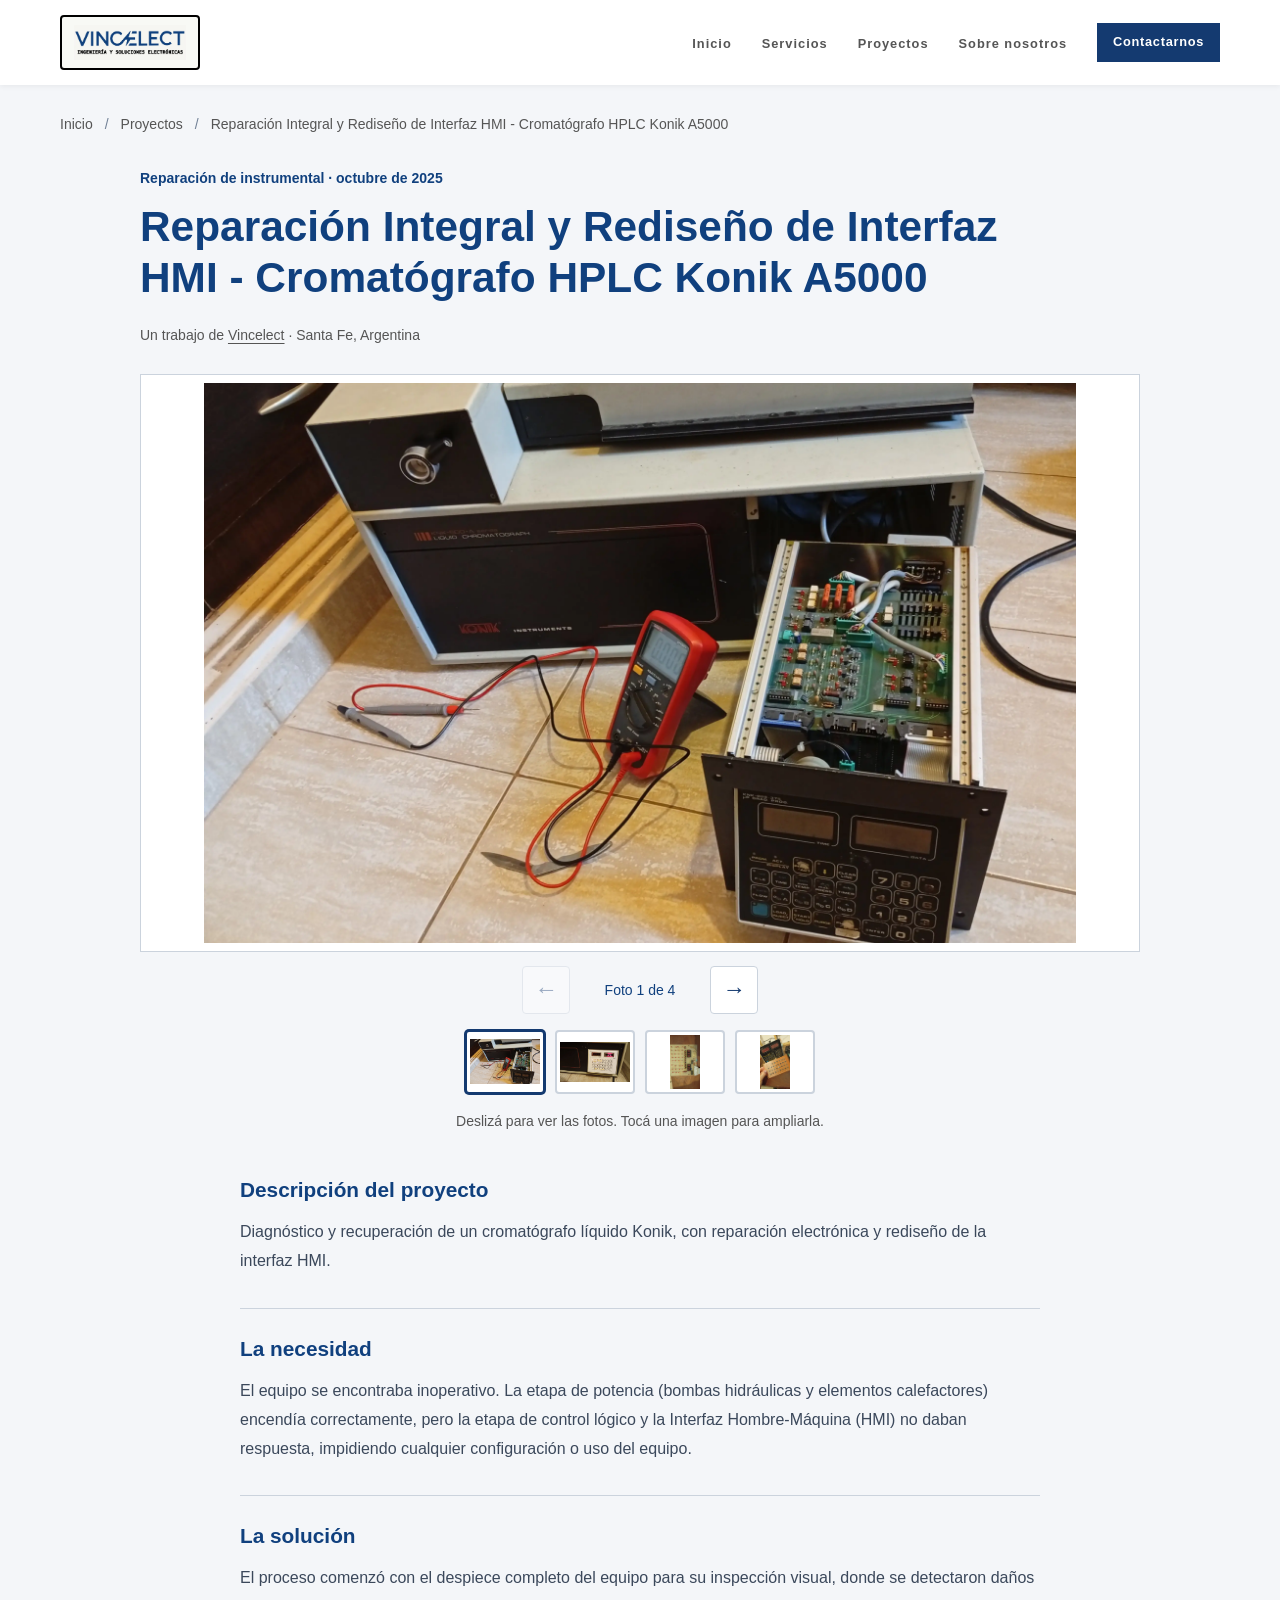
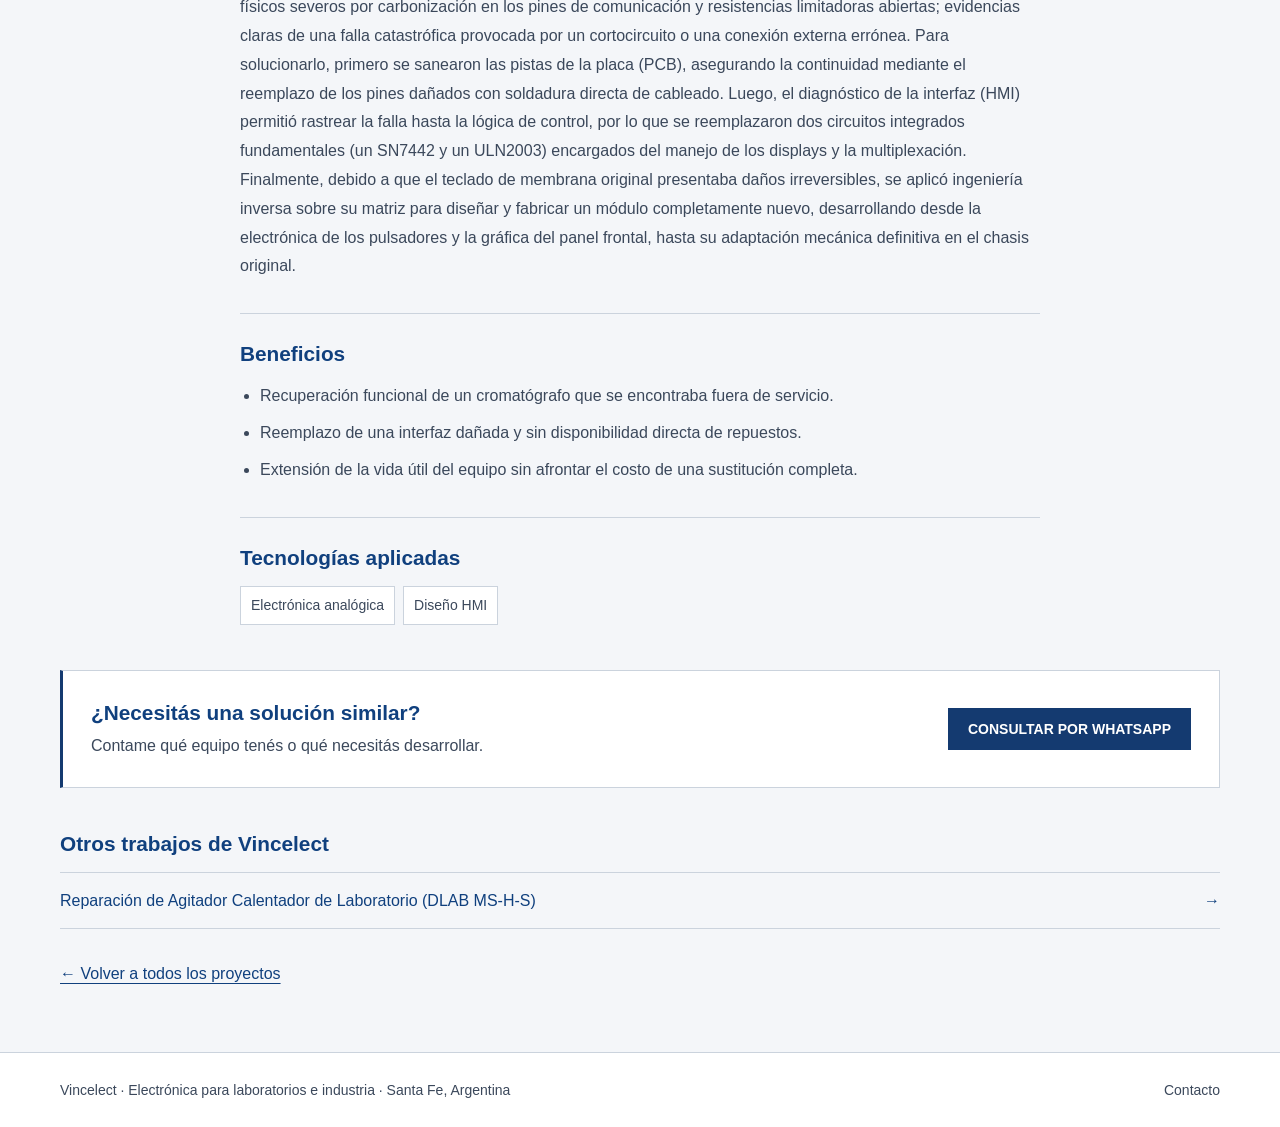
<file: proyectos/reparacion-hplc-konik-a5000/index.html>
<!DOCTYPE html>
<html lang="es">
<head>
    <meta charset="UTF-8">
    <meta name="viewport" content="width=device-width, initial-scale=1.0">
    <title>Reparación Integral y Rediseño de Interfaz HMI - Cromatógrafo HPLC Konik A5000 | Vincelect</title>
    <meta name="description" content="Reparación de cromatógrafo HPLC Konik A5000: diagnóstico electrónico, reparación de PCB y rediseño de la interfaz HMI. Vincelect, Santa Fe.">
    <meta name="author" content="Vincelect">
    <meta name="robots" content="index, follow">
    <link rel="canonical" href="https://vincelect.com.ar/proyectos/reparacion-hplc-konik-a5000/">
    <meta property="og:type" content="website">
    <meta property="og:title" content="Reparación Integral y Rediseño de Interfaz HMI - Cromatógrafo HPLC Konik A5000 | Vincelect">
    <meta property="og:description" content="Reparación de cromatógrafo HPLC Konik A5000: diagnóstico electrónico, reparación de PCB y rediseño de la interfaz HMI. Vincelect, Santa Fe.">
    <meta property="og:url" content="https://vincelect.com.ar/proyectos/reparacion-hplc-konik-a5000/">
    <meta property="og:image" content="https://vincelect.com.ar/reparacion-hplc-konik-a5000-01.webp">
    <meta property="og:image:alt" content="Reparación Integral y Rediseño de Interfaz HMI - Cromatógrafo HPLC Konik A5000">
    <meta property="og:locale" content="es_AR">
    <meta property="og:site_name" content="Vincelect">
    <meta name="twitter:card" content="summary_large_image">
    <meta name="twitter:title" content="Reparación Integral y Rediseño de Interfaz HMI - Cromatógrafo HPLC Konik A5000 | Vincelect">
    <meta name="twitter:description" content="Reparación de cromatógrafo HPLC Konik A5000: diagnóstico electrónico, reparación de PCB y rediseño de la interfaz HMI. Vincelect, Santa Fe.">
    <meta name="twitter:image" content="https://vincelect.com.ar/reparacion-hplc-konik-a5000-01.webp">
    <link rel="icon" type="image/webp" href="../../isotipo-vincelect.webp">
    <link rel="apple-touch-icon" href="../../apple-touch-icon.png">
    <link rel="preconnect" href="https://fonts.googleapis.com">
    <link rel="preconnect" href="https://fonts.gstatic.com" crossorigin>
    <link href="https://fonts.googleapis.com/css2?family=Space+Mono:ital,wght@0,400;0,700;1,400&display=swap" rel="stylesheet">
    <link rel="stylesheet" href="../../estilos.css?v=20260904-2">
    <link rel="stylesheet" href="../../proyecto.css?v=2">
    <script src="../../rutas-locales.js" defer></script>
    <script src="../../carrusel-proyecto.js?v=1" defer></script>
    <script type="application/ld+json">{"@context":"https://schema.org","@graph":[{"@type":"WebPage","@id":"https://vincelect.com.ar/proyectos/reparacion-hplc-konik-a5000/","url":"https://vincelect.com.ar/proyectos/reparacion-hplc-konik-a5000/","name":"Reparación Integral y Rediseño de Interfaz HMI - Cromatógrafo HPLC Konik A5000","description":"Reparación de cromatógrafo HPLC Konik A5000: diagnóstico electrónico, reparación de PCB y rediseño de la interfaz HMI. Vincelect, Santa Fe.","inLanguage":"es-AR","mainEntity":{"@id":"https://vincelect.com.ar/proyectos/reparacion-hplc-konik-a5000/#trabajo"},"breadcrumb":{"@id":"https://vincelect.com.ar/proyectos/reparacion-hplc-konik-a5000/#breadcrumb"}},{"@type":"CreativeWork","@id":"https://vincelect.com.ar/proyectos/reparacion-hplc-konik-a5000/#trabajo","name":"Reparación Integral y Rediseño de Interfaz HMI - Cromatógrafo HPLC Konik A5000","url":"https://vincelect.com.ar/proyectos/reparacion-hplc-konik-a5000/","description":"Diagnóstico y recuperación de un cromatógrafo líquido Konik, con reparación electrónica y rediseño de la interfaz HMI.","inLanguage":"es-AR","image":["https://vincelect.com.ar/reparacion-hplc-konik-a5000-01.webp","https://vincelect.com.ar/reparacion-hplc-konik-a5000-02.webp","https://vincelect.com.ar/reparacion-hplc-konik-a5000-03.webp","https://vincelect.com.ar/reparacion-hplc-konik-a5000-04.webp"],"creator":{"@type":"Organization","name":"Vincelect","url":"https://vincelect.com.ar/"},"mainEntityOfPage":{"@id":"https://vincelect.com.ar/proyectos/reparacion-hplc-konik-a5000/"}},{"@type":"BreadcrumbList","@id":"https://vincelect.com.ar/proyectos/reparacion-hplc-konik-a5000/#breadcrumb","itemListElement":[{"@type":"ListItem","position":1,"name":"Inicio","item":"https://vincelect.com.ar/"},{"@type":"ListItem","position":2,"name":"Proyectos","item":"https://vincelect.com.ar/#proyectos"},{"@type":"ListItem","position":3,"name":"Reparación Integral y Rediseño de Interfaz HMI - Cromatógrafo HPLC Konik A5000","item":"https://vincelect.com.ar/proyectos/reparacion-hplc-konik-a5000/"}]}]}</script>
</head>
<body class="project-page">
    <header class="site-header">
        <div class="container header-content">
            <!-- Cambiamos #inicio por / -->
            <a href="/" class="logo">
                <div class="logo-frame">
                    <img src="../../logo-vincelect-ingenieria-electronica.webp" alt="Logotipo Vincelect Ingeniería Santa Fe">
                </div>
            </a>
            <nav class="main-nav">
                <ul>
                    <li><a href="/#inicio">Inicio</a></li>
                    <li><a href="/#servicios">Servicios</a></li>
                    <li><a href="/#proyectos">Proyectos</a></li>
                    <!-- Le borramos el .html al fInal del href -->
                    <li><a href="/sobre-nosotros">Sobre nosotros</a></li>
                    <li><a href="/#contacto" class="btn-primary nav-contact">Contactarnos</a></li>
                </ul>
            </nav>
        </div>
    </header>
    <main class="container project-detail">
        <nav class="project-breadcrumb" aria-label="Ruta de navegación">
            <ol><li><a href="/">Inicio</a></li><li><a href="/#proyectos">Proyectos</a></li><li aria-current="page">Reparación Integral y Rediseño de Interfaz HMI - Cromatógrafo HPLC Konik A5000</li></ol>
        </nav>
        <article>
            <header class="project-heading">
                <p class="project-meta">Reparación de instrumental · <time datetime="2025-10">octubre de 2025</time></p>
                <h1>Reparación Integral y Rediseño de Interfaz HMI - Cromatógrafo HPLC Konik A5000</h1>
                <p class="project-byline">Un trabajo de <a href="/sobre-nosotros">Vincelect</a> · Santa Fe, Argentina</p>
            </header>
            <section class="project-carousel" data-carousel role="region" aria-roledescription="carrusel" aria-label="Fotografías del proyecto">
                <div class="project-carousel-frame">
                    <div class="project-carousel-track" id="fotos-proyecto" tabindex="0" aria-label="Fotografías; deslizá horizontalmente o usá las flechas del teclado">
                        <figure class="project-slide" role="group" aria-roledescription="diapositiva" aria-label="1 de 4">
                            <a href="../../reparacion-hplc-konik-a5000-01.webp" target="_blank" rel="noopener noreferrer" aria-label="Ampliar fotografía 1 de Reparación Integral y Rediseño de Interfaz HMI - Cromatógrafo HPLC Konik A5000">
                                <img src="../../reparacion-hplc-konik-a5000-01.webp" alt="Reparación Integral y Rediseño de Interfaz HMI - Cromatógrafo HPLC Konik A5000 — fotografía 1 del proyecto" fetchpriority="high" draggable="false">
                            </a>
                        </figure>
                        <figure class="project-slide" role="group" aria-roledescription="diapositiva" aria-label="2 de 4">
                            <a href="../../reparacion-hplc-konik-a5000-02.webp" target="_blank" rel="noopener noreferrer" aria-label="Ampliar fotografía 2 de Reparación Integral y Rediseño de Interfaz HMI - Cromatógrafo HPLC Konik A5000">
                                <img src="../../reparacion-hplc-konik-a5000-02.webp" alt="Reparación Integral y Rediseño de Interfaz HMI - Cromatógrafo HPLC Konik A5000 — fotografía 2 del proyecto" loading="lazy" decoding="async" draggable="false">
                            </a>
                        </figure>
                        <figure class="project-slide" role="group" aria-roledescription="diapositiva" aria-label="3 de 4">
                            <a href="../../reparacion-hplc-konik-a5000-03.webp" target="_blank" rel="noopener noreferrer" aria-label="Ampliar fotografía 3 de Reparación Integral y Rediseño de Interfaz HMI - Cromatógrafo HPLC Konik A5000">
                                <img src="../../reparacion-hplc-konik-a5000-03.webp" alt="Reparación Integral y Rediseño de Interfaz HMI - Cromatógrafo HPLC Konik A5000 — fotografía 3 del proyecto" loading="lazy" decoding="async" draggable="false">
                            </a>
                        </figure>
                        <figure class="project-slide" role="group" aria-roledescription="diapositiva" aria-label="4 de 4">
                            <a href="../../reparacion-hplc-konik-a5000-04.webp" target="_blank" rel="noopener noreferrer" aria-label="Ampliar fotografía 4 de Reparación Integral y Rediseño de Interfaz HMI - Cromatógrafo HPLC Konik A5000">
                                <img src="../../reparacion-hplc-konik-a5000-04.webp" alt="Reparación Integral y Rediseño de Interfaz HMI - Cromatógrafo HPLC Konik A5000 — fotografía 4 del proyecto" loading="lazy" decoding="async" draggable="false">
                            </a>
                        </figure>
                    </div>
                </div>
                <div class="project-carousel-controls" hidden>
                    <button class="project-carousel-arrow" type="button" data-previous aria-label="Fotografía anterior" aria-controls="fotos-proyecto" disabled><span aria-hidden="true">←</span></button>
                    <p class="project-carousel-count" role="status" aria-live="polite" aria-atomic="true">Foto <span data-photo-count>1 de 4</span></p>
                    <button class="project-carousel-arrow" type="button" data-next aria-label="Fotografía siguiente" aria-controls="fotos-proyecto"><span aria-hidden="true">→</span></button>
                </div>
                <div class="project-carousel-thumbnails" role="group" aria-label="Elegir fotografía" hidden>
                    <button type="button" class="project-carousel-thumbnail" data-photo="0" aria-label="Ver fotografía 1" aria-pressed="true" aria-controls="fotos-proyecto"><img src="../../reparacion-hplc-konik-a5000-01.webp" alt="" width="72" height="54" loading="lazy" draggable="false"></button>
                    <button type="button" class="project-carousel-thumbnail" data-photo="1" aria-label="Ver fotografía 2" aria-pressed="false" aria-controls="fotos-proyecto"><img src="../../reparacion-hplc-konik-a5000-02.webp" alt="" width="72" height="54" loading="lazy" draggable="false"></button>
                    <button type="button" class="project-carousel-thumbnail" data-photo="2" aria-label="Ver fotografía 3" aria-pressed="false" aria-controls="fotos-proyecto"><img src="../../reparacion-hplc-konik-a5000-03.webp" alt="" width="72" height="54" loading="lazy" draggable="false"></button>
                    <button type="button" class="project-carousel-thumbnail" data-photo="3" aria-label="Ver fotografía 4" aria-pressed="false" aria-controls="fotos-proyecto"><img src="../../reparacion-hplc-konik-a5000-04.webp" alt="" width="72" height="54" loading="lazy" draggable="false"></button>
                </div>
                <p class="project-carousel-hint">Deslizá para ver las fotos. Tocá una imagen para ampliarla.</p>
            </section>
            <div class="project-story">
                    <section aria-labelledby="descripcion"><h2 id="descripcion">Descripción del proyecto</h2><p class="project-intro">Diagnóstico y recuperación de un cromatógrafo líquido Konik, con reparación electrónica y rediseño de la interfaz HMI.</p></section>
                    <section aria-labelledby="necesidad"><h2 id="necesidad">La necesidad</h2><p>El equipo se encontraba inoperativo. La etapa de potencia (bombas hidráulicas y elementos calefactores) encendía correctamente, pero la etapa de control lógico y la Interfaz Hombre-Máquina (HMI) no daban respuesta, impidiendo cualquier configuración o uso del equipo.</p></section>
                    <section aria-labelledby="solucion"><h2 id="solucion">La solución</h2><p>El proceso comenzó con el despiece completo del equipo para su inspección visual, donde se detectaron daños físicos severos por carbonización en los pines de comunicación y resistencias limitadoras abiertas; evidencias claras de una falla catastrófica provocada por un cortocircuito o una conexión externa errónea. Para solucionarlo, primero se sanearon las pistas de la placa (PCB), asegurando la continuidad mediante el reemplazo de los pines dañados con soldadura directa de cableado. Luego, el diagnóstico de la interfaz (HMI) permitió rastrear la falla hasta la lógica de control, por lo que se reemplazaron dos circuitos integrados fundamentales (un SN7442 y un ULN2003) encargados del manejo de los displays y la multiplexación. Finalmente, debido a que el teclado de membrana original presentaba daños irreversibles, se aplicó ingeniería inversa sobre su matriz para diseñar y fabricar un módulo completamente nuevo, desarrollando desde la electrónica de los pulsadores y la gráfica del panel frontal, hasta su adaptación mecánica definitiva en el chasis original.</p></section>
                    <section aria-labelledby="beneficios"><h2 id="beneficios">Beneficios</h2><ul><li>Recuperación funcional de un cromatógrafo que se encontraba fuera de servicio.</li><li>Reemplazo de una interfaz dañada y sin disponibilidad directa de repuestos.</li><li>Extensión de la vida útil del equipo sin afrontar el costo de una sustitución completa.</li></ul></section>
                    <section aria-labelledby="tecnologias"><h2 id="tecnologias">Tecnologías aplicadas</h2><ul class="project-technologies"><li>Electrónica analógica</li><li>Diseño HMI</li></ul></section>
            </div>
            <section class="project-contact" aria-labelledby="consulta">
                <div><h2 id="consulta">¿Necesitás una solución similar?</h2><p>Contame qué equipo tenés o qué necesitás desarrollar.</p></div>
                <a class="btn-primary" href="https://wa.me/5493426313828?text=Hola%20Ayrton%2C%20vi%20el%20proyecto%20%C2%ABReparaci%C3%B3n%20Integral%20y%20Redise%C3%B1o%20de%20Interfaz%20HMI%20-%20Cromat%C3%B3grafo%20HPLC%20Konik%20A5000%C2%BB%20(https%3A%2F%2Fvincelect.com.ar%2Fproyectos%2Freparacion-hplc-konik-a5000%2F)%20y%20quiero%20consultar%20por%20un%20trabajo%20similar." target="_blank" rel="noopener noreferrer">CONSULTAR POR WHATSAPP</a>
            </section>
        </article>
        <nav class="project-related" aria-label="Otros proyectos"><h2>Otros trabajos de Vincelect</h2><ul><li><a href="/proyectos/reparacion-agitador-calentador-dlab/">Reparación de Agitador Calentador de Laboratorio (DLAB MS-H-S) <span aria-hidden="true">→</span></a></li></ul></nav>
        <a class="project-back" href="/#proyectos">← Volver a todos los proyectos</a>
    </main>
    <footer class="project-footer"><div class="container"><p>Vincelect · Electrónica para laboratorios e industria · Santa Fe, Argentina</p><a href="/#contacto">Contacto</a></div></footer>
</body>
</html>
</file>
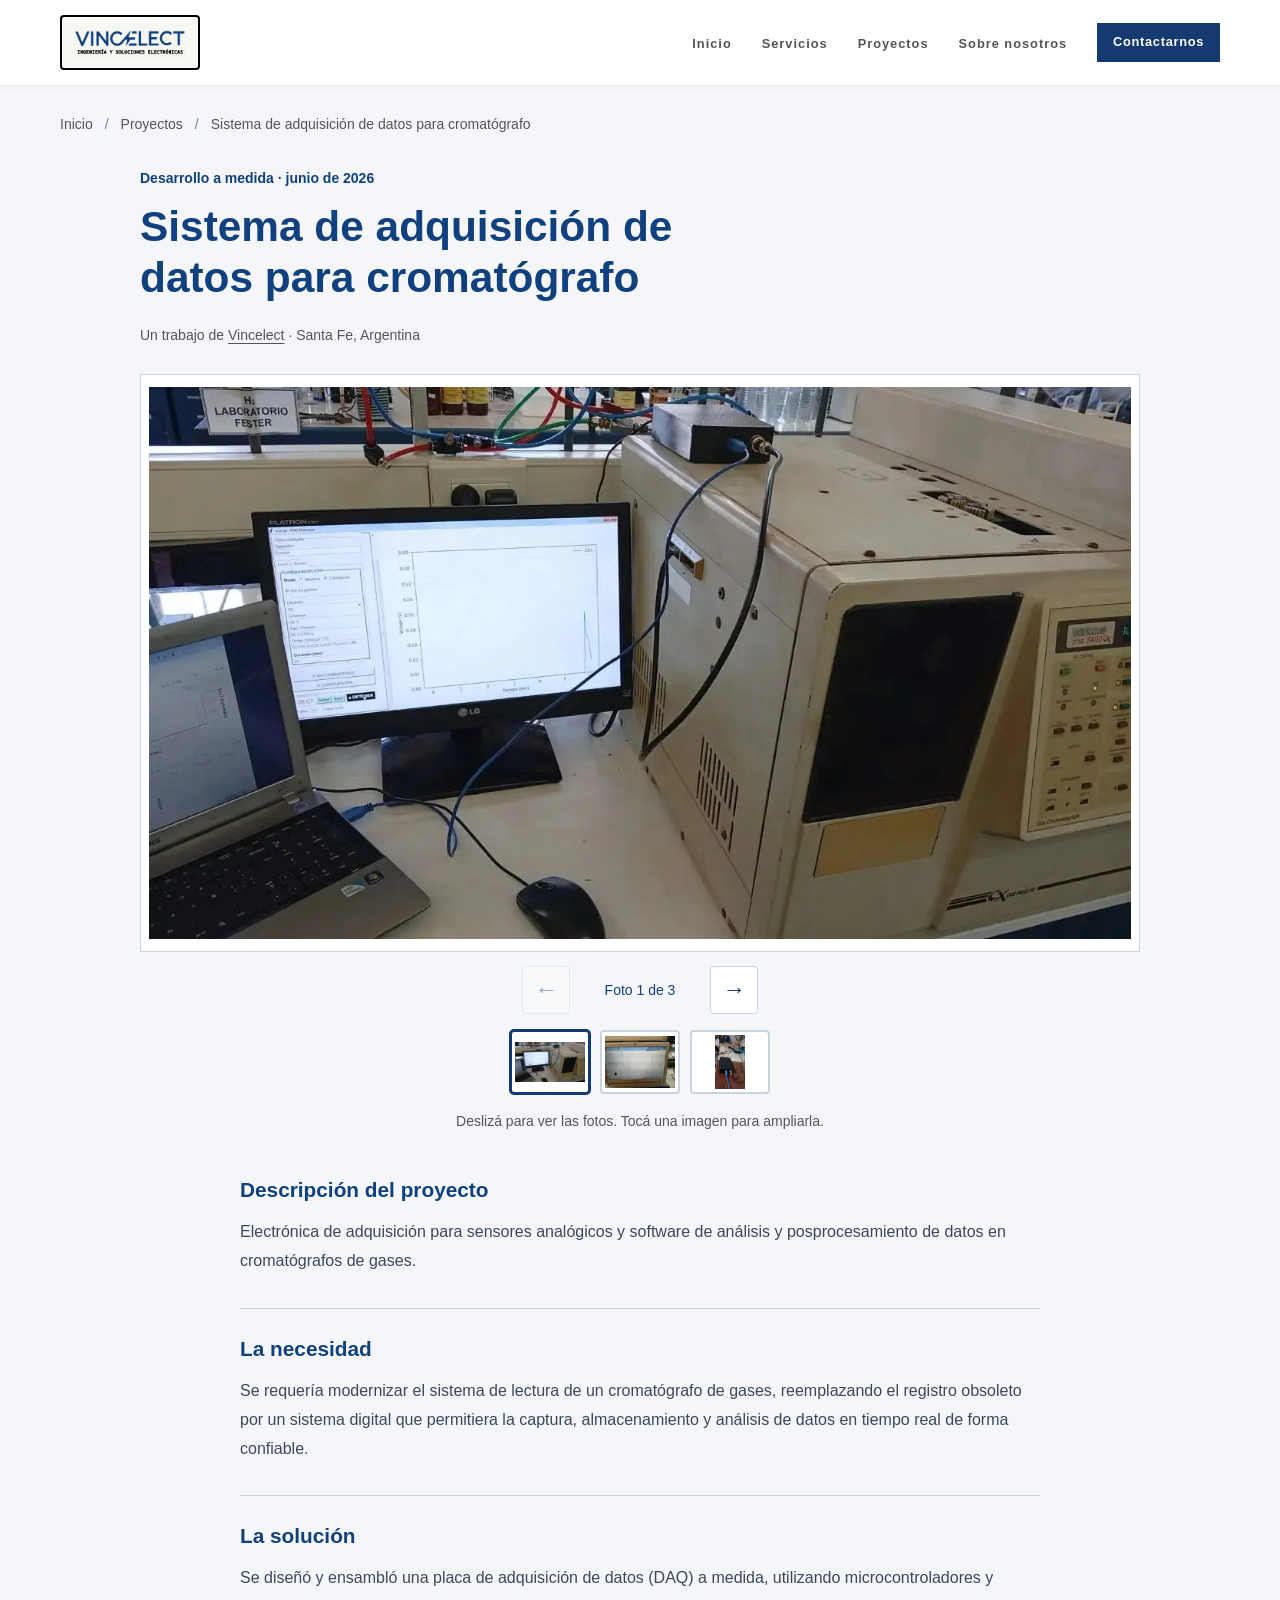
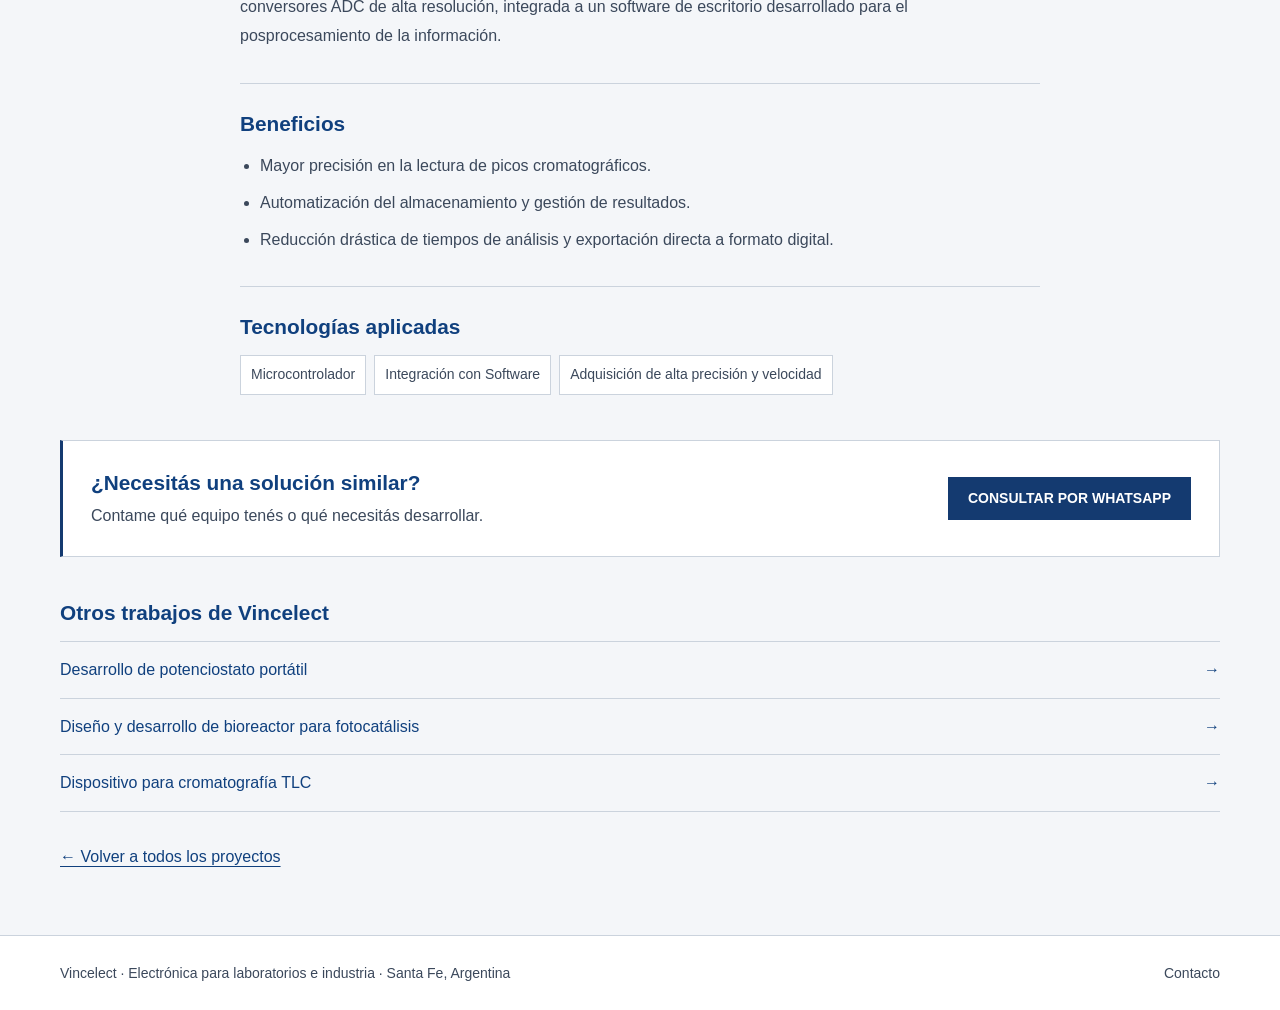
<file: proyectos/sistema-adquisicion-datos-cromatografo-gases/index.html>
<!DOCTYPE html>
<html lang="es">
<head>
    <meta charset="UTF-8">
    <meta name="viewport" content="width=device-width, initial-scale=1.0">
    <title>Sistema de adquisición de datos para cromatógrafo | Vincelect</title>
    <meta name="description" content="Adquisición de datos para cromatógrafos de gases: electrónica DAQ y software de análisis desarrollados por Vincelect en Santa Fe.">
    <meta name="author" content="Vincelect">
    <meta name="robots" content="index, follow">
    <link rel="canonical" href="https://vincelect.com.ar/proyectos/sistema-adquisicion-datos-cromatografo-gases/">
    <meta property="og:type" content="website">
    <meta property="og:title" content="Sistema de adquisición de datos para cromatógrafo | Vincelect">
    <meta property="og:description" content="Adquisición de datos para cromatógrafos de gases: electrónica DAQ y software de análisis desarrollados por Vincelect en Santa Fe.">
    <meta property="og:url" content="https://vincelect.com.ar/proyectos/sistema-adquisicion-datos-cromatografo-gases/">
    <meta property="og:image" content="https://vincelect.com.ar/daq-cromatografo-gases-01.webp">
    <meta property="og:image:alt" content="Sistema de adquisición de datos para cromatógrafo">
    <meta property="og:locale" content="es_AR">
    <meta property="og:site_name" content="Vincelect">
    <meta name="twitter:card" content="summary_large_image">
    <meta name="twitter:title" content="Sistema de adquisición de datos para cromatógrafo | Vincelect">
    <meta name="twitter:description" content="Adquisición de datos para cromatógrafos de gases: electrónica DAQ y software de análisis desarrollados por Vincelect en Santa Fe.">
    <meta name="twitter:image" content="https://vincelect.com.ar/daq-cromatografo-gases-01.webp">
    <link rel="icon" type="image/webp" href="../../isotipo-vincelect.webp">
    <link rel="apple-touch-icon" href="../../apple-touch-icon.png">
    <link rel="preconnect" href="https://fonts.googleapis.com">
    <link rel="preconnect" href="https://fonts.gstatic.com" crossorigin>
    <link href="https://fonts.googleapis.com/css2?family=Space+Mono:ital,wght@0,400;0,700;1,400&display=swap" rel="stylesheet">
    <link rel="stylesheet" href="../../estilos.css?v=20260904-2">
    <link rel="stylesheet" href="../../proyecto.css?v=2">
    <script src="../../rutas-locales.js" defer></script>
    <script src="../../carrusel-proyecto.js?v=1" defer></script>
    <script type="application/ld+json">{"@context":"https://schema.org","@graph":[{"@type":"WebPage","@id":"https://vincelect.com.ar/proyectos/sistema-adquisicion-datos-cromatografo-gases/","url":"https://vincelect.com.ar/proyectos/sistema-adquisicion-datos-cromatografo-gases/","name":"Sistema de adquisición de datos para cromatógrafo","description":"Adquisición de datos para cromatógrafos de gases: electrónica DAQ y software de análisis desarrollados por Vincelect en Santa Fe.","inLanguage":"es-AR","mainEntity":{"@id":"https://vincelect.com.ar/proyectos/sistema-adquisicion-datos-cromatografo-gases/#trabajo"},"breadcrumb":{"@id":"https://vincelect.com.ar/proyectos/sistema-adquisicion-datos-cromatografo-gases/#breadcrumb"}},{"@type":"CreativeWork","@id":"https://vincelect.com.ar/proyectos/sistema-adquisicion-datos-cromatografo-gases/#trabajo","name":"Sistema de adquisición de datos para cromatógrafo","url":"https://vincelect.com.ar/proyectos/sistema-adquisicion-datos-cromatografo-gases/","description":"Electrónica de adquisición para sensores analógicos y software de análisis y posprocesamiento de datos en cromatógrafos de gases.","inLanguage":"es-AR","image":["https://vincelect.com.ar/daq-cromatografo-gases-01.webp","https://vincelect.com.ar/daq-cromatografo-gases-02.webp","https://vincelect.com.ar/daq-cromatografo-gases-03.webp"],"creator":{"@type":"Organization","name":"Vincelect","url":"https://vincelect.com.ar/"},"mainEntityOfPage":{"@id":"https://vincelect.com.ar/proyectos/sistema-adquisicion-datos-cromatografo-gases/"}},{"@type":"BreadcrumbList","@id":"https://vincelect.com.ar/proyectos/sistema-adquisicion-datos-cromatografo-gases/#breadcrumb","itemListElement":[{"@type":"ListItem","position":1,"name":"Inicio","item":"https://vincelect.com.ar/"},{"@type":"ListItem","position":2,"name":"Proyectos","item":"https://vincelect.com.ar/#proyectos"},{"@type":"ListItem","position":3,"name":"Sistema de adquisición de datos para cromatógrafo","item":"https://vincelect.com.ar/proyectos/sistema-adquisicion-datos-cromatografo-gases/"}]}]}</script>
</head>
<body class="project-page">
    <header class="site-header">
        <div class="container header-content">
            <!-- Cambiamos #inicio por / -->
            <a href="/" class="logo">
                <div class="logo-frame">
                    <img src="../../logo-vincelect-ingenieria-electronica.webp" alt="Logotipo Vincelect Ingeniería Santa Fe">
                </div>
            </a>
            <nav class="main-nav">
                <ul>
                    <li><a href="/#inicio">Inicio</a></li>
                    <li><a href="/#servicios">Servicios</a></li>
                    <li><a href="/#proyectos">Proyectos</a></li>
                    <!-- Le borramos el .html al fInal del href -->
                    <li><a href="/sobre-nosotros">Sobre nosotros</a></li>
                    <li><a href="/#contacto" class="btn-primary nav-contact">Contactarnos</a></li>
                </ul>
            </nav>
        </div>
    </header>
    <main class="container project-detail">
        <nav class="project-breadcrumb" aria-label="Ruta de navegación">
            <ol><li><a href="/">Inicio</a></li><li><a href="/#proyectos">Proyectos</a></li><li aria-current="page">Sistema de adquisición de datos para cromatógrafo</li></ol>
        </nav>
        <article>
            <header class="project-heading">
                <p class="project-meta">Desarrollo a medida · <time datetime="2026-06">junio de 2026</time></p>
                <h1>Sistema de adquisición de datos para cromatógrafo</h1>
                <p class="project-byline">Un trabajo de <a href="/sobre-nosotros">Vincelect</a> · Santa Fe, Argentina</p>
            </header>
            <section class="project-carousel" data-carousel role="region" aria-roledescription="carrusel" aria-label="Fotografías del proyecto">
                <div class="project-carousel-frame">
                    <div class="project-carousel-track" id="fotos-proyecto" tabindex="0" aria-label="Fotografías; deslizá horizontalmente o usá las flechas del teclado">
                        <figure class="project-slide" role="group" aria-roledescription="diapositiva" aria-label="1 de 3">
                            <a href="../../daq-cromatografo-gases-01.webp" target="_blank" rel="noopener noreferrer" aria-label="Ampliar fotografía 1 de Sistema de adquisición de datos para cromatógrafo">
                                <img src="../../daq-cromatografo-gases-01.webp" alt="Sistema de adquisición de datos para cromatógrafo — fotografía 1 del proyecto" fetchpriority="high" draggable="false">
                            </a>
                        </figure>
                        <figure class="project-slide" role="group" aria-roledescription="diapositiva" aria-label="2 de 3">
                            <a href="../../daq-cromatografo-gases-02.webp" target="_blank" rel="noopener noreferrer" aria-label="Ampliar fotografía 2 de Sistema de adquisición de datos para cromatógrafo">
                                <img src="../../daq-cromatografo-gases-02.webp" alt="Sistema de adquisición de datos para cromatógrafo — fotografía 2 del proyecto" loading="lazy" decoding="async" draggable="false">
                            </a>
                        </figure>
                        <figure class="project-slide" role="group" aria-roledescription="diapositiva" aria-label="3 de 3">
                            <a href="../../daq-cromatografo-gases-03.webp" target="_blank" rel="noopener noreferrer" aria-label="Ampliar fotografía 3 de Sistema de adquisición de datos para cromatógrafo">
                                <img src="../../daq-cromatografo-gases-03.webp" alt="Sistema de adquisición de datos para cromatógrafo — fotografía 3 del proyecto" loading="lazy" decoding="async" draggable="false">
                            </a>
                        </figure>
                    </div>
                </div>
                <div class="project-carousel-controls" hidden>
                    <button class="project-carousel-arrow" type="button" data-previous aria-label="Fotografía anterior" aria-controls="fotos-proyecto" disabled><span aria-hidden="true">←</span></button>
                    <p class="project-carousel-count" role="status" aria-live="polite" aria-atomic="true">Foto <span data-photo-count>1 de 3</span></p>
                    <button class="project-carousel-arrow" type="button" data-next aria-label="Fotografía siguiente" aria-controls="fotos-proyecto"><span aria-hidden="true">→</span></button>
                </div>
                <div class="project-carousel-thumbnails" role="group" aria-label="Elegir fotografía" hidden>
                    <button type="button" class="project-carousel-thumbnail" data-photo="0" aria-label="Ver fotografía 1" aria-pressed="true" aria-controls="fotos-proyecto"><img src="../../daq-cromatografo-gases-01.webp" alt="" width="72" height="54" loading="lazy" draggable="false"></button>
                    <button type="button" class="project-carousel-thumbnail" data-photo="1" aria-label="Ver fotografía 2" aria-pressed="false" aria-controls="fotos-proyecto"><img src="../../daq-cromatografo-gases-02.webp" alt="" width="72" height="54" loading="lazy" draggable="false"></button>
                    <button type="button" class="project-carousel-thumbnail" data-photo="2" aria-label="Ver fotografía 3" aria-pressed="false" aria-controls="fotos-proyecto"><img src="../../daq-cromatografo-gases-03.webp" alt="" width="72" height="54" loading="lazy" draggable="false"></button>
                </div>
                <p class="project-carousel-hint">Deslizá para ver las fotos. Tocá una imagen para ampliarla.</p>
            </section>
            <div class="project-story">
                    <section aria-labelledby="descripcion"><h2 id="descripcion">Descripción del proyecto</h2><p class="project-intro">Electrónica de adquisición para sensores analógicos y software de análisis y posprocesamiento de datos en cromatógrafos de gases.</p></section>
                    <section aria-labelledby="necesidad"><h2 id="necesidad">La necesidad</h2><p>Se requería modernizar el sistema de lectura de un cromatógrafo de gases, reemplazando el registro obsoleto por un sistema digital que permitiera la captura, almacenamiento y análisis de datos en tiempo real de forma confiable.</p></section>
                    <section aria-labelledby="solucion"><h2 id="solucion">La solución</h2><p>Se diseñó y ensambló una placa de adquisición de datos (DAQ) a medida, utilizando microcontroladores y conversores ADC de alta resolución, integrada a un software de escritorio desarrollado para el posprocesamiento de la información.</p></section>
                    <section aria-labelledby="beneficios"><h2 id="beneficios">Beneficios</h2><ul><li>Mayor precisión en la lectura de picos cromatográficos.</li><li>Automatización del almacenamiento y gestión de resultados.</li><li>Reducción drástica de tiempos de análisis y exportación directa a formato digital.</li></ul></section>
                    <section aria-labelledby="tecnologias"><h2 id="tecnologias">Tecnologías aplicadas</h2><ul class="project-technologies"><li>Microcontrolador</li><li>Integración con Software</li><li>Adquisición de alta precisión y velocidad</li></ul></section>
            </div>
            <section class="project-contact" aria-labelledby="consulta">
                <div><h2 id="consulta">¿Necesitás una solución similar?</h2><p>Contame qué equipo tenés o qué necesitás desarrollar.</p></div>
                <a class="btn-primary" href="https://wa.me/5493426313828?text=Hola%20Ayrton%2C%20vi%20el%20proyecto%20%C2%ABSistema%20de%20adquisici%C3%B3n%20de%20datos%20para%20cromat%C3%B3grafo%C2%BB%20(https%3A%2F%2Fvincelect.com.ar%2Fproyectos%2Fsistema-adquisicion-datos-cromatografo-gases%2F)%20y%20quiero%20consultar%20por%20un%20trabajo%20similar." target="_blank" rel="noopener noreferrer">CONSULTAR POR WHATSAPP</a>
            </section>
        </article>
        <nav class="project-related" aria-label="Otros proyectos"><h2>Otros trabajos de Vincelect</h2><ul><li><a href="/proyectos/potenciostato-portatil-eis/">Desarrollo de potenciostato portátil <span aria-hidden="true">→</span></a></li><li><a href="/proyectos/reactor-fotocatalisis/">Diseño y desarrollo de bioreactor para fotocatálisis <span aria-hidden="true">→</span></a></li><li><a href="/proyectos/dispositivo-cromatografia-tlc/">Dispositivo para cromatografía TLC <span aria-hidden="true">→</span></a></li></ul></nav>
        <a class="project-back" href="/#proyectos">← Volver a todos los proyectos</a>
    </main>
    <footer class="project-footer"><div class="container"><p>Vincelect · Electrónica para laboratorios e industria · Santa Fe, Argentina</p><a href="/#contacto">Contacto</a></div></footer>
</body>
</html>
</file>
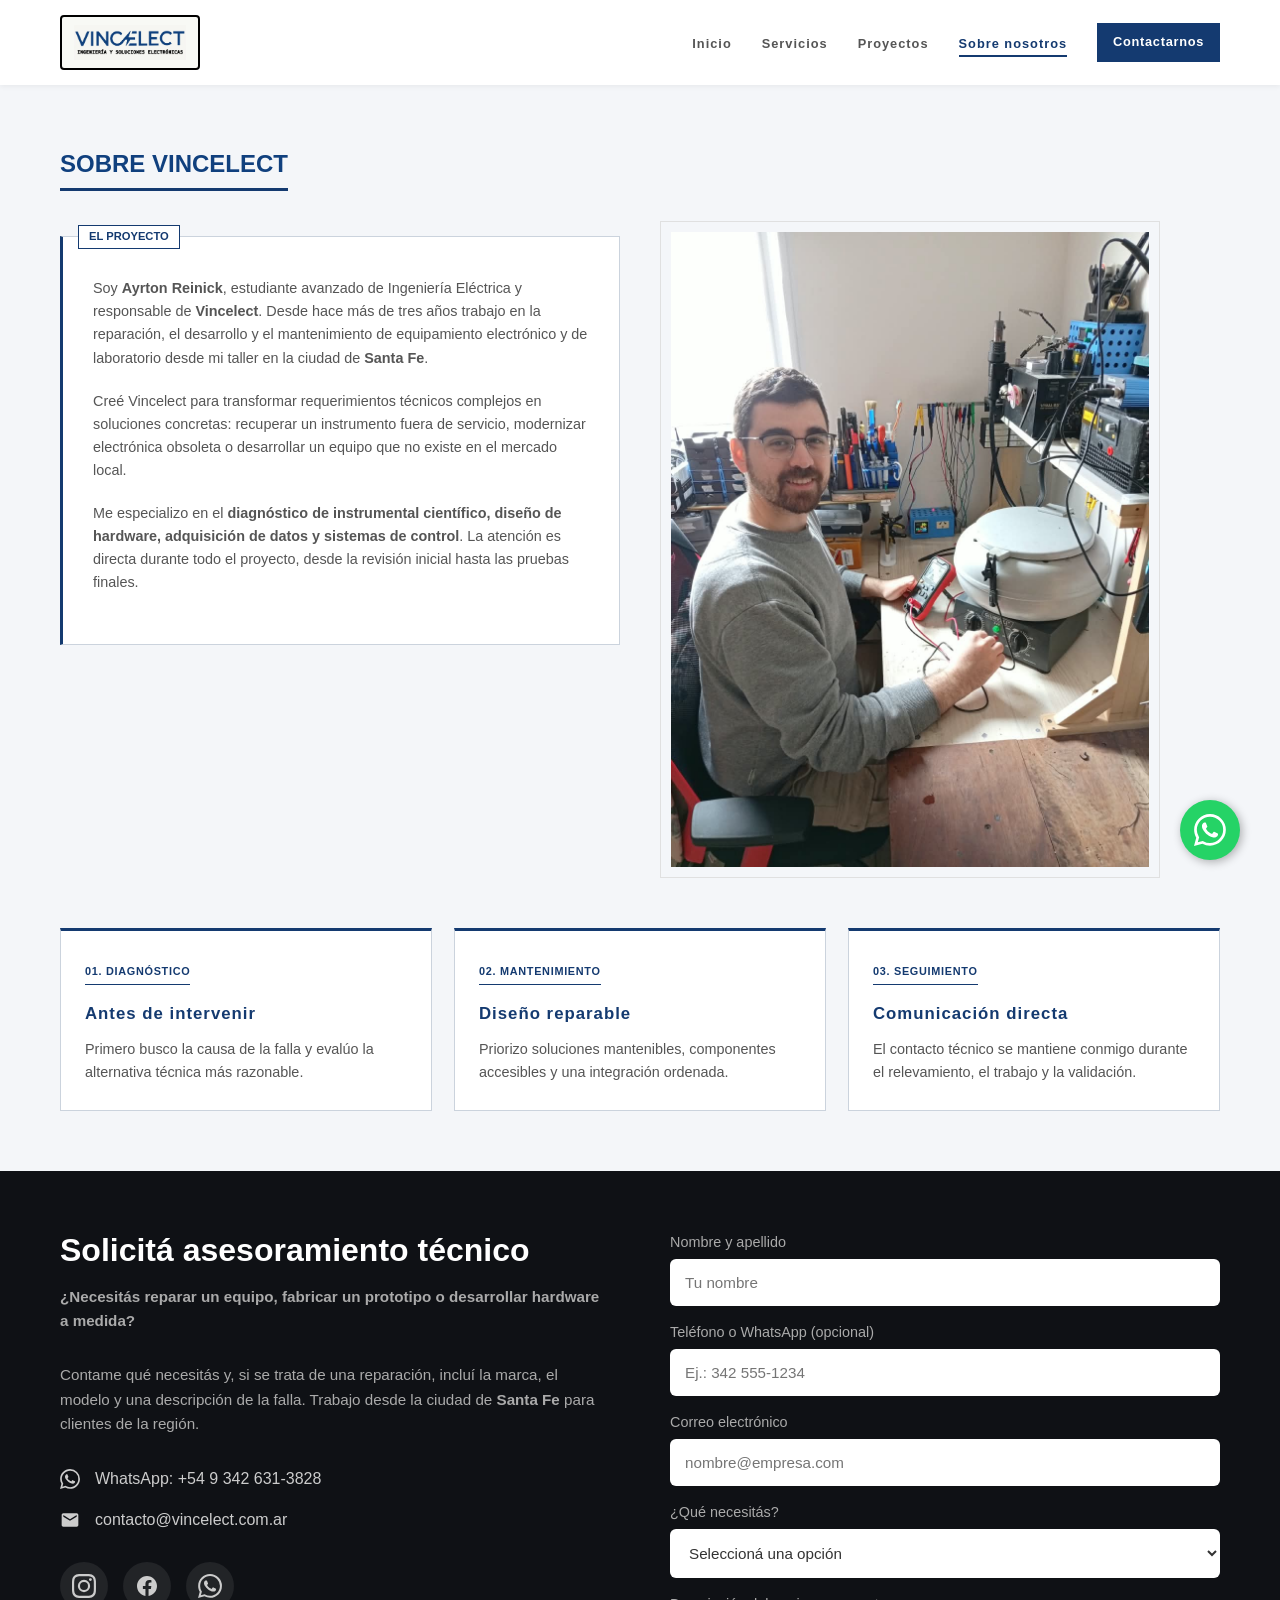
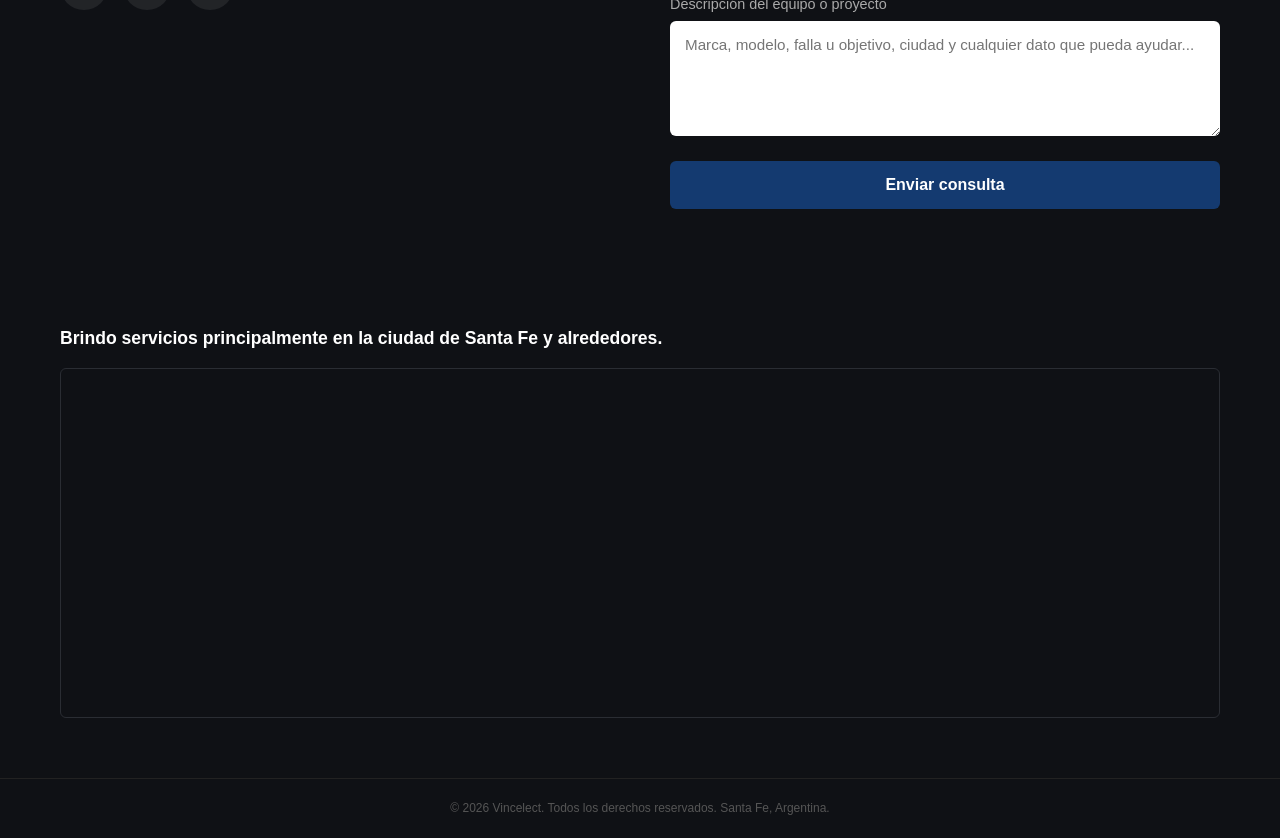
<file: sobre-nosotros.html>
<!DOCTYPE html>
<html lang="es">
<head>
    <meta charset="UTF-8">
    <meta name="viewport" content="width=device-width, initial-scale=1.0">
    
    <!-- SEO Local -->
    <meta name="description" content="Conocé a Ayrton Reinick, responsable de Vincelect: diseño electrónico, reparación de instrumental científico y desarrollo de equipos en Santa Fe.">
    <meta name="keywords" content="Ayrton Reinick, Vincelect Santa Fe, diseño electrónico, reparación de instrumental científico, desarrollo de equipos de laboratorio">
    <meta name="robots" content="index, follow">
    <link rel="canonical" href="https://vincelect.com.ar/sobre-nosotros">
    
    <!-- Open Graph -->
    <meta property="og:title" content="Sobre Vincelect | Ingeniería electrónica en Santa Fe">
    <meta property="og:description" content="Conocé a Ayrton Reinick y la forma de trabajo detrás de Vincelect: diagnóstico, diseño electrónico e integración de equipos.">
    <meta property="og:type" content="website">
    <meta property="og:url" content="https://vincelect.com.ar/sobre-nosotros">
    <meta property="og:image" content="https://vincelect.com.ar/Captura%20de%20pantalla%202026-08-03%20155434.webp">
    <meta property="og:locale" content="es_AR">
    <meta property="og:site_name" content="Vincelect">

    <!-- Twitter Card -->
    <meta name="twitter:card" content="summary_large_image">
    <meta name="twitter:title" content="Sobre Vincelect | Ingeniería electrónica en Santa Fe">
    <meta name="twitter:description" content="Conocé a Ayrton Reinick y la forma de trabajo detrás de Vincelect: diagnóstico, diseño electrónico e integración de equipos.">
    <meta name="twitter:image" content="https://vincelect.com.ar/Captura%20de%20pantalla%202026-08-03%20155434.webp">

    <title>Sobre Vincelect y Ayrton Reinick | Santa Fe</title>
    <link rel="icon" type="image/webp" href="isotipo-vincelect.webp">
    <link rel="apple-touch-icon" href="apple-touch-icon.png">
    <link rel="preconnect" href="https://fonts.googleapis.com">
    <link rel="preconnect" href="https://fonts.gstatic.com" crossorigin>
    <link href="https://fonts.googleapis.com/css2?family=Space+Mono:ital,wght@0,400;0,700;1,400&display=swap" rel="stylesheet">
    <link rel="stylesheet" href="estilos.css?v=20260904-1">

    <!-- Datos Estructurados (JSON-LD) -->
    <script type="application/ld+json">
    {
      "@context": "https://schema.org",
      "@type": "BreadcrumbList",
      "itemListElement": [{
        "@type": "ListItem",
        "position": 1,
        "name": "Inicio",
        "item": "https://vincelect.com.ar/"
      },{
        "@type": "ListItem",
        "position": 2,
        "name": "Sobre nosotros",
        "item": "https://vincelect.com.ar/sobre-nosotros"
      }]
    }
    </script>
    <script type="application/ld+json">
    {
      "@context": "https://schema.org",
      "@type": "AboutPage",
      "name": "Sobre Vincelect",
      "url": "https://vincelect.com.ar/sobre-nosotros",
      "mainEntity": {
        "@type": "Person",
        "name": "Ayrton Reinick",
        "jobTitle": "Responsable de Vincelect",
        "worksFor": {
          "@type": "ProfessionalService",
          "name": "Vincelect",
          "url": "https://vincelect.com.ar/"
        },
        "knowsAbout": [
          "Diseño electrónico",
          "Reparación de instrumental científico",
          "Adquisición de datos",
          "Sistemas de control"
        ]
      }
    }
    </script>
    <script src="rutas-locales.js" defer></script>
</head>
<body>

    <header class="site-header">
        <div class="container header-content">
            <!-- Cambiamos index.html por / -->
            <a href="/" class="logo">
                <div class="logo-frame">
                    <img src="logo-vincelect-ingenieria-electronica.webp" alt="Logotipo Vincelect Ingeniería">
                </div>
            </a>
            <nav class="main-nav">
                <ul>
                    <!-- Cambiamos los index.html por / -->
                    <li><a href="/#inicio">Inicio</a></li>
                    <li><a href="/#servicios">Servicios</a></li>
                    <li><a href="/#proyectos">Proyectos</a></li>
                    <li><a href="#" class="nav-current" aria-current="page">Sobre nosotros</a></li>
                    <li><a href="/#contacto" class="btn-primary nav-contact">Contactarnos</a></li>
                </ul>
            </nav>
        </div>
    </header>

    <main class="about-page">
        <section class="section-padding container">
            <div class="section-title">
                <h1>SOBRE VINCELECT</h1>
            </div>
            
            <div class="grid-2 align-start">
                <div class="info-box">
                    <span class="badge">EL PROYECTO</span>
                    <div class="box-content">
                        <p>Soy <strong>Ayrton Reinick</strong>, estudiante avanzado de Ingeniería Eléctrica y responsable de <strong>Vincelect</strong>. Desde hace más de tres años trabajo en la reparación, el desarrollo y el mantenimiento de equipamiento electrónico y de laboratorio desde mi taller en la ciudad de <strong>Santa Fe</strong>.</p>
                        <p>Creé Vincelect para transformar requerimientos técnicos complejos en soluciones concretas: recuperar un instrumento fuera de servicio, modernizar electrónica obsoleta o desarrollar un equipo que no existe en el mercado local.</p>
                        <p>Me especializo en el <strong>diagnóstico de instrumental científico, diseño de hardware, adquisición de datos y sistemas de control</strong>. La atención es directa durante todo el proyecto, desde la revisión inicial hasta las pruebas finales.</p>
                    </div>
                </div>

                <div class="img-wrapper">
                    <img src="taller-instrumental-medicion-vincelect.jpeg" alt="Taller e instrumental de medición de Vincelect Ingeniería en Santa Fe">
                </div>
            </div>

            <div class="grid-3 commitments-grid">
                <article class="info-box commitment-card">
                    <span class="badge">01. DIAGNÓSTICO</span>
                    <h2 class="info-title">Antes de intervenir</h2>
                    <p>Primero busco la causa de la falla y evalúo la alternativa técnica más razonable.</p>
                </article>
                <article class="info-box commitment-card">
                    <span class="badge">02. MANTENIMIENTO</span>
                    <h2 class="info-title">Diseño reparable</h2>
                    <p>Priorizo soluciones mantenibles, componentes accesibles y una integración ordenada.</p>
                </article>
                <article class="info-box commitment-card">
                    <span class="badge">03. SEGUIMIENTO</span>
                    <h2 class="info-title">Comunicación directa</h2>
                    <p>El contacto técnico se mantiene conmigo durante el relevamiento, el trabajo y la validación.</p>
                </article>
            </div>

        </section>
    </main>

    <!-- FOOTER CON CONTACTO -->
    <footer class="site-footer" id="contacto">
        <div class="container footer-contact-grid">
            
            <!-- Columna Izquierda: Información -->
            <div class="contact-info">
                <h2>Solicitá asesoramiento técnico</h2>
                <p class="subtitle-bold">¿Necesitás reparar un equipo, fabricar un prototipo o desarrollar hardware a medida?</p>
                
                <p>Contame qué necesitás y, si se trata de una reparación, incluí la marca, el modelo y una descripción de la falla. Trabajo desde la ciudad de <strong>Santa Fe</strong> para clientes de la región.</p>
                
                <ul class="contact-list">
                    <li>
                        <!-- Ícono WhatsApp -->
                        <svg viewBox="0 0 24 24" width="20" height="20" fill="currentColor"><path d="M17.472 14.382c-.297-.149-1.758-.867-2.03-.967-.273-.099-.471-.148-.67.15-.197.297-.767.966-.94 1.164-.173.199-.347.223-.644.075-.297-.15-1.255-.463-2.39-1.475-.888-.788-1.487-1.761-1.663-2.06-.173-.297-.018-.458.13-.606.134-.133.298-.347.446-.52.149-.174.198-.298.298-.497.099-.198.05-.371-.025-.52-.075-.149-.669-1.612-.916-2.207-.242-.579-.487-.5-.669-.51-.173-.008-.371-.01-.57-.01-.198 0-.52.074-.792.372-.272.297-1.04 1.016-1.04 2.479 0 1.462 1.065 2.875 1.213 3.074.149.198 2.096 3.2 5.077 4.487.709.306 1.262.489 1.694.625.712.227 1.36.195 1.871.118.571-.085 1.758-.719 2.006-1.413.248-.694.248-1.289.173-1.413-.074-.124-.272-.198-.57-.347m-5.421 7.403h-.004a9.87 9.87 0 01-5.031-1.378l-.361-.214-3.741.982.998-3.648-.235-.374a9.86 9.86 0 01-1.51-5.26c.001-5.45 4.436-9.884 9.888-9.884 2.64 0 5.122 1.03 6.988 2.898a9.825 9.825 0 012.893 6.994c-.003 5.45-4.437 9.884-9.885 9.884m8.413-18.297A11.815 11.815 0 0012.05 0C5.495 0 .16 5.335.157 11.892c0 2.096.547 4.142 1.588 5.945L.057 24l6.305-1.654a11.882 11.882 0 005.683 1.448h.005c6.554 0 11.89-5.335 11.893-11.893a11.821 11.821 0 00-3.48-8.413Z"/></svg>
                        <a href="https://wa.me/5493426313828?text=Hola%20Ayrton,%20vi%20la%20web%20de%20Vincelect%20y%20quiero%20hacerte%20una%20consulta." target="_blank" rel="noopener noreferrer">WhatsApp: +54 9 342 631-3828</a>
                    </li>
                    <li>
                        <svg viewBox="0 0 24 24" width="20" height="20" fill="currentColor"><path d="M20 4H4c-1.1 0-1.99.9-1.99 2L2 18c0 1.1.9 2 2 2h16c1.1 0 2-.9 2-2V6c0-1.1-.9-2-2-2zm0 4l-8 5-8-5V6l8 5 8-5v2z"/></svg>
                        <a href="mailto:contacto@vincelect.com.ar">contacto@vincelect.com.ar</a>
                    </li>
                </ul>

                <div class="social-links">
                    <a href="https://www.instagram.com/vincelect/" target="_blank" rel="noopener noreferrer" aria-label="Instagram de Vincelect">
                        <svg viewBox="0 0 24 24" width="20" height="20" fill="currentColor"><path d="M12 2.163c3.204 0 3.584.012 4.85.07 3.252.148 4.771 1.691 4.919 4.919.058 1.265.069 1.645.069 4.849 0 3.205-.012 3.584-.069 4.849-.149 3.225-1.664 4.771-4.919 4.919-1.266.058-1.644.07-4.85.07-3.204 0-3.584-.012-4.849-.07-3.26-.149-4.771-1.699-4.919-4.92-.058-1.265-.07-1.644-.07-4.849 0-3.204.013-3.583.07-4.849.149-3.227 1.664-4.771 4.919-4.919 1.266-.057 1.645-.069 4.849-.069zm0-2.163c-3.259 0-3.667.014-4.947.072-4.358.2-6.78 2.618-6.98 6.98-.059 1.281-.073 1.689-.073 4.948 0 3.259.014 3.668.072 4.948.2 4.358 2.618 6.78 6.98 6.98 1.281.058 1.689.072 4.948.072 3.259 0 3.668-.014 4.948-.072 4.354-.2 6.782-2.618 6.979-6.98.059-1.28.073-1.689.073-4.948 0-3.259-.014-3.667-.072-4.947-.196-4.354-2.617-6.78-6.979-6.98-1.281-.059-1.69-.073-4.949-.073zm0 5.838a6.163 6.163 0 100 12.326 6.163 6.163 0 000-12.326zm0 10.162a4 4 0 110-8 4 4 0 010 8zm6.406-11.845a1.44 1.44 0 100 2.881 1.44 1.44 0 000-2.881z"/></svg>
                    </a>
                    <a href="https://www.facebook.com/profile.php?id=61593344301056" target="_blank" rel="noopener noreferrer" aria-label="Facebook de Vincelect">
                        <svg viewBox="0 0 24 24" width="20" height="20" fill="currentColor"><path d="M22 12.06C22 6.505 17.523 2 12 2S2 6.505 2 12.06c0 5.022 3.657 9.184 8.438 9.94v-7.03H7.898v-2.91h2.54V9.845c0-2.507 1.492-3.89 3.777-3.89 1.094 0 2.238.195 2.238.195v2.46h-1.26c-1.243 0-1.63.771-1.63 1.562v1.877h2.773l-.443 2.91h-2.33V22c4.78-.756 8.437-4.918 8.437-9.94z"/></svg>
                    </a>
                    <a href="https://wa.me/5493426313828?text=Hola%20Vincelect,%20me%20comunico%20desde%20la%20web%20para%20hacer%20una%20consulta." target="_blank" rel="noopener noreferrer" aria-label="WhatsApp de Vincelect">
                        <svg viewBox="0 0 24 24" width="20" height="20" fill="currentColor"><path d="M17.472 14.382c-.297-.149-1.758-.867-2.03-.967-.273-.099-.471-.148-.67.15-.197.297-.767.966-.94 1.164-.173.199-.347.223-.644.075-.297-.15-1.255-.463-2.39-1.475-.888-.788-1.487-1.761-1.663-2.06-.173-.297-.018-.458.13-.606.134-.133.298-.347.446-.52.149-.174.198-.298.298-.497.099-.198.05-.371-.025-.52-.075-.149-.669-1.612-.916-2.207-.242-.579-.487-.5-.669-.51-.173-.008-.371-.01-.57-.01-.198 0-.52.074-.792.372-.272.297-1.04 1.016-1.04 2.479 0 1.462 1.065 2.875 1.213 3.074.149.198 2.096 3.2 5.077 4.487.709.306 1.262.489 1.694.625.712.227 1.36.195 1.871.118.571-.085 1.758-.719 2.006-1.413.248-.694.248-1.289.173-1.413-.074-.124-.272-.198-.57-.347m-5.421 7.403h-.004a9.87 9.87 0 01-5.031-1.378l-.361-.214-3.741.982.998-3.648-.235-.374a9.86 9.86 0 01-1.51-5.26c.001-5.45 4.436-9.884 9.888-9.884 2.64 0 5.122 1.03 6.988 2.898a9.825 9.825 0 012.893 6.994c-.003 5.45-4.437 9.884-9.885 9.884m8.413-18.297A11.815 11.815 0 0012.05 0C5.495 0 .16 5.335.157 11.892c0 2.096.547 4.142 1.588 5.945L.057 24l6.305-1.654a11.882 11.882 0 005.683 1.448h.005c6.554 0 11.89-5.335 11.893-11.893a11.821 11.821 0 00-3.48-8.413Z"/></svg>
                    </a>
                </div>
            </div>

            <div class="contact-form-wrapper">
                <form id="form-contacto" action="https://formspree.io/f/xvkppjee" method="POST" class="contact-form">
                    <label for="nombre">Nombre y apellido</label>
                    <input id="nombre" type="text" name="nombre" autocomplete="name" placeholder="Tu nombre" required>
                    <label for="telefono">Teléfono o WhatsApp <span>(opcional)</span></label>
                    <input id="telefono" type="tel" name="telefono" autocomplete="tel" placeholder="Ej.: 342 555-1234">
                    <label for="email">Correo electrónico</label>
                    <input id="email" type="email" name="email" autocomplete="email" placeholder="nombre@empresa.com" required>
                    
                    <label for="servicio">¿Qué necesitás?</label>
                    <select id="servicio" name="servicio" required>
                        <option value="" disabled selected>Seleccioná una opción</option>
                        <option value="desarrollo">Diseño y desarrollo de hardware</option>
                        <option value="reparacion">Diagnóstico y reparación de instrumental</option>
                        <option value="impresion">Fabricación e impresión 3D</option>
                        <option value="otro">Otro</option>
                    </select>

                    <label for="mensaje">Descripción del equipo o proyecto</label>
                    <textarea id="mensaje" name="mensaje" placeholder="Marca, modelo, falla u objetivo, ciudad y cualquier dato que pueda ayudar..." rows="5" required></textarea>
                    <input type="hidden" name="_subject" value="Nueva consulta desde vincelect.com.ar">
                    
                    <button type="submit" class="btn-submit">Enviar consulta</button>
                    <!-- Acá van a aparecer los mensajes de error o éxito -->
                    <p id="form-status" class="form-status-msg" role="status" aria-live="polite"></p>
                </form>
            </div>

            <div class="map-section">
                <!-- Si los servicios son solo en Santa Fe, debes actualizar también este texto -->
                <h3 class="map-title">Brindo servicios principalmente en la ciudad de Santa Fe y alrededores.</h3>
                <div class="map-wrapper">
                    <iframe
                        src="https://www.google.com/maps?q=Santa+Fe+de+la+Vera+Cruz,+Santa+Fe,+Argentina&z=13&output=embed"
                        width="600" height="450"
                        loading="lazy"
                        referrerpolicy="no-referrer-when-downgrade"
                        title="Área de cobertura de Vincelect: Santa Fe">
                    </iframe>
                </div>
            </div>

        </div>
        
        <div class="footer-bottom">
            <p>© 2026 Vincelect. Todos los derechos reservados. Santa Fe, Argentina.</p>
        </div>
    </footer>

    <!-- Botón flotante de WhatsApp -->
    <a href="https://wa.me/5493426313828?text=Hola%20Ayrton,%20vi%20la%20web%20de%20Vincelect%20y%20quiero%20hacerte%20una%20consulta." class="whatsapp-float" target="_blank" rel="noopener noreferrer" aria-label="Contactar a Vincelect por WhatsApp">
        <svg xmlns="http://www.w3.org/2000/svg" viewBox="0 0 16 16" width="32" height="32" fill="currentColor">
            <path d="M13.601 2.326A7.85 7.85 0 0 0 7.994 0C3.627 0 .068 3.558.064 7.926c0 1.399.366 2.76 1.057 3.965L0 16l4.204-1.102a7.9 7.9 0 0 0 3.79.965h.004c4.368 0 7.926-3.558 7.93-7.93A7.9 7.9 0 0 0 13.6 2.326zM7.994 14.521a6.6 6.6 0 0 1-3.356-.92l-.24-.144-2.494.654.666-2.433-.156-.251a6.56 6.56 0 0 1-1.006-3.505c0-3.626 2.957-6.584 6.591-6.584a6.56 6.56 0 0 1 4.66 1.931 6.56 6.56 0 0 1 1.928 4.66c-.004 3.639-2.961 6.592-6.593 6.592m3.615-4.934c-.197-.099-1.17-.578-1.353-.646-.182-.065-.315-.099-.445.099-.133.197-.513.646-.627.775-.114.133-.232.148-.43.05-.197-.1-.836-.308-1.592-.985-.59-.525-.985-1.175-1.103-1.372-.114-.198-.011-.304.088-.403.087-.088.197-.232.296-.346.1-.114.133-.198.198-.33.065-.134.034-.248-.015-.347-.05-.099-.445-1.076-.612-1.47-.16-.389-.323-.335-.445-.34-.114-.007-.247-.007-.38-.007a.73.73 0 0 0-.529.247c-.182.198-.691.677-.691 1.654s.71 1.916.81 2.049c.098.133 1.394 2.132 3.383 2.992.47.205.84.326 1.129.418.475.152.904.129 1.246.08.38-.058 1.171-.48 1.337-.943.164-.464.164-.86.114-.943-.049-.084-.182-.133-.38-.232"/>
        </svg>
    </a>

    <!-- Script para enviar formulario sin salir de la página y validar email -->
    <script>
        const formContacto = document.getElementById('form-contacto');
        const statusMsg = document.getElementById('form-status');
        const submitButton = formContacto?.querySelector('button[type="submit"]');

        if (formContacto) {
            formContacto.addEventListener('submit', async function(event) {
                event.preventDefault();
                
                const emailInput = formContacto.querySelector('input[name="email"]').value;
                const emailRegex = /^[^\s@]+@[^\s@]+\.[^\s@]+$/;
                
                if (!emailRegex.test(emailInput)) {
                    statusMsg.textContent = "⚠️ Por favor, ingresá un correo válido con dominio (ej: nombre@dominio.com).";
                    statusMsg.className = "form-status-msg error";
                    return; 
                }

                statusMsg.textContent = "Enviando mensaje...";
                statusMsg.className = "form-status-msg info";
                submitButton.disabled = true;
                submitButton.textContent = "Enviando...";
                
                const data = new FormData(formContacto);
                
                try {
                    const response = await fetch(formContacto.action, {
                        method: formContacto.method,
                        body: data,
                        headers: {
                            'Accept': 'application/json'
                        }
                    });
                    
                    if (response.ok) {
                        statusMsg.textContent = "✅ Recibí tu consulta. Te voy a responder a la brevedad.";
                        statusMsg.className = "form-status-msg success";
                        formContacto.reset(); 
                    } else {
                        statusMsg.textContent = "❌ No se pudo enviar la consulta. Revisá los datos o escribime por WhatsApp.";
                        statusMsg.className = "form-status-msg error";
                    }
                } catch (error) {
                    statusMsg.textContent = "❌ No hay conexión. Intentá nuevamente o escribime por WhatsApp.";
                    statusMsg.className = "form-status-msg error";
                } finally {
                    submitButton.disabled = false;
                    submitButton.textContent = "Enviar consulta";
                }
            });
        }
    </script>
</body>
</html>
</file>
<file: estilos.css>
/* Variables de Color */
.project-links {
    display: flex;
    align-items: center;
    flex-wrap: wrap;
    gap: 12px 18px;
}

.project-links .service-link {
    align-self: center;
    margin-top: 0;
}

:root {
    --color-primary: #143A70; 
    --color-primary-light: #1E54A0;
    --color-text-main: #10407EFF;
    --color-text-muted: #555555;
    --color-bg-light: #F9F9F9; 
    --color-bg-dark: #0F1115;
    --color-border: #E0E0E0;
    --font-main: 'sans-serif', sans-serif;
}

/* Reset básico */
* {
    margin: 0;
    padding: 0;
    box-sizing: border-box;
}

html {
    scroll-behavior: smooth;
    overflow-x: hidden;
}

body {
    font-family: var(--font-main);
    color: var(--color-text-main);
    background-color: #F4F6F9;
    line-height: 1.6;
    overflow-x: hidden;
    width: 100%;
}

/* Reset global de imágenes: sin esto, cualquier img sin clase con reglas
   propias (o con un ancho intrínseco grande) desborda el viewport en
   vez de achicarse -> eso es lo que se ve "cortado" en celulares */
img, svg {
    max-width: 100%;
    height: auto;
    display: block;
}

a {
    text-decoration: none;
    color: inherit;
}

a:focus-visible,
button:focus-visible,
input:focus-visible,
select:focus-visible,
textarea:focus-visible,
summary:focus-visible {
    outline: 3px solid var(--color-primary-light);
    outline-offset: 3px;
}

.container {
    max-width: 1200px;
    margin: 0 auto;
    padding: 0 20px;
}

/* --- HEADER & NAVEGACIÓN --- */
.site-header {
    background-color: #FFFFFF;
    padding: 15px 0;
    position: sticky;
    top: 0;
    z-index: 100;
    box-shadow: 0 2px 5px rgba(0,0,0,0.05);
}

.header-content {
    display: flex;
    justify-content: space-between;
    align-items: center;
}

.logo-frame {
    display: inline-flex;
    align-items: center;
    justify-content: center;
    background-color: #F8F9F5;
    border: 2px solid #000000;
    border-radius: 4px;
    padding: 8px 12px;
}

.logo-frame img {
    height: 35px;
    width: auto;
    display: block;
}

.main-nav ul {
    list-style: none;
    display: flex;
    align-items: center;
    gap: 30px;
}

.main-nav a {
    font-size: 0.8rem;
    font-weight: 700;
    letter-spacing: 1px;
    color: var(--color-text-muted);
    transition: color 0.3s;
}

.main-nav a:hover {
    color: var(--color-primary);
}

.main-nav .nav-current {
    color: var(--color-primary);
    border-bottom: 2px solid var(--color-primary);
    padding-bottom: 4px;
}

.main-nav .nav-contact {
    padding: 9px 16px;
    letter-spacing: 0.7px;
}

/* --- BOTONES --- */
.btn-primary {
    background-color: var(--color-primary);
    color: #FFFFFF !important;
    padding: 10px 20px;
    font-weight: 700;
    font-size: 0.8rem;
    display: inline-block;
    transition: opacity 0.3s;
    cursor: pointer;
    border: none;
}

.btn-primary:hover {
    opacity: 0.8;
}

.btn-submit:disabled {
    cursor: wait;
    opacity: 0.7;
    transform: none;
}

/* --- HERO SECTION --- */
.hero {
    position: relative;
    height: 70vh;
    min-height: 500px;
    display: flex;
    align-items: center;
    justify-content: flex-start;
    text-align: left;
    color: #FFFFFF;
    overflow: hidden;
}

.hero-bg-container {
    position: absolute;
    top: 0;
    left: 0;
    width: 100%;
    height: 100%;
    z-index: -1;
}

.hero-bg-container img {
    width: 100%;
    height: 100%;
    object-fit: cover;
}

.hero-bg-container::after {
    content: '';
    position: absolute;
    top: 0;
    left: 0;
    width: 100%;
    height: 100%;
    background: linear-gradient(135deg, rgba(20, 58, 112, 0.9) 0%, rgba(15, 17, 21, 0.6) 100%);
}

.hero-content {
    width: 100%;
    z-index: 1;
    padding-left: 20px;
}

.hero h1 {
    font-size: 3rem;
    margin-bottom: 10px;
    letter-spacing: 2px;
    text-shadow: 2px 2px 4px rgba(0,0,0,0.3);
}

.hero p {
    font-size: 1.2rem;
    opacity: 0.9;
    padding-left: 5px;
}

/* --- SECCIONES GENERALES --- */
.section-padding {
    padding: 60px 20px;
}

.section-title {
    margin-bottom: 30px;
}

.section-title h2 {
    font-size: 1.5rem;
    color: var(--color-text-main);
    display: inline-block;
    border-bottom: 3px solid var(--color-primary);
    padding-bottom: 5px;
}

.section-title h1 {
    font-size: 1.5rem;
    color: var(--color-text-main);
    display: inline-block;
    border-bottom: 3px solid var(--color-primary);
    padding-bottom: 5px;
}

.divider {
    border: none;
    border-top: 1px solid var(--color-border);
    margin: 0;
}

/* --- GRID LAYOUTS --- */
.grid-2 {
    display: grid;
    grid-template-columns: 1fr 1fr;
    gap: 40px;
    align-items: center;
}

.align-start {
    align-items: start;
}

.gap-large {
    gap: 60px;
}

/* --- Nuestra Propuesta --- */
.info-box {
    position: relative;
    border: 1px solid var(--color-border);
    background-color: var(--color-bg-light);
    padding: 40px 30px 30px;
    margin-top: 15px; 
}

.badge {
    position: absolute;
    top: -12px;
    left: 15px;
    background-color: #FFFFFF;
    border: 1px solid var(--color-primary);
    color: var(--color-primary);
    padding: 2px 10px;
    font-size: 0.7rem;
    font-weight: 700;
}

.badge.right {
    left: auto;
    right: 15px;
}

.info-box p {
    font-size: 0.9rem;
    color: var(--color-text-muted);
    margin-bottom: 20px;
}

.img-wrapper img {
    width: 100%;
    max-width: 500px;
    border: 1px solid var(--color-border);
    padding: 10px;
}

/* --- TABS PORTFOLIO --- */
.portfolio-tabs {
    display: flex;
    justify-content: center;
    gap: 15px;
    margin-bottom: 40px;
    flex-wrap: wrap;
}

.tab-btn {
    background-color: transparent;
    border: 2px solid var(--color-border);
    color: var(--color-text-muted);
    padding: 8px 24px;
    font-family: var(--font-main);
    font-size: 0.85rem;
    font-weight: 700;
    cursor: pointer;
    transition: all 0.3s ease;
    border-radius: 30px;
}

.tab-btn:hover {
    border-color: var(--color-primary-light);
    color: var(--color-primary-light);
}

.tab-btn.active {
    background-color: var(--color-primary);
    border-color: var(--color-primary);
    color: #FFFFFF;
}

.text-center {
    text-align: center;
}

/* --- PROYECTOS (Tarjetas) --- */
.project-card {
    position: relative;
    border: 1px solid var(--color-border);
    background-color: var(--color-bg-light);
    padding: 30px;
    margin-top: 15px;
}

.card-img {
    width: 100%;
    height: 250px;
    object-fit: cover;
    margin-bottom: 20px;
    border: 1px solid var(--color-border);
}

.project-card h3 {
    font-size: 1.1rem;
    margin-bottom: 15px;
    color: var(--color-text-main);
}

.project-card p {
    font-size: 0.85rem;
    color: var(--color-text-muted);
    margin-bottom: 25px;
    min-height: 60px;
}

/* --- POPUPS / MODALES --- */
.modal-overlay {
    display: none; 
    position: fixed;
    top: 0;
    left: 0;
    width: 100%;
    height: 100%;
    background-color: rgba(0, 0, 0, 0.85); 
    z-index: 1000;
    justify-content: center;
    align-items: center;
    /*backdrop-filter: blur(5px);*/
}

.modal-overlay:target {
    display: flex;
}

.modal-content {
    background-color: #FFFFFF;
    width: 95%;
    max-width: 1100px;
    max-height: 95vh;
    overflow-y: auto; 
    padding: 40px;
    position: relative;
    border-top: 5px solid var(--color-primary);
    box-shadow: 0 10px 30px rgba(0,0,0,0.5);
}

.modal-close {
    position: absolute;
    top: 10px;
    right: 20px;
    font-size: 2.5rem;
    color: var(--color-text-muted);
    font-weight: bold;
    transition: color 0.3s;
    z-index: 10;
    cursor: pointer;
}

.modal-close:hover {
    color: #ff0000;
}

/* Encabezado del Modal */
.modal-header {
    margin-bottom: 30px;
    padding-bottom: 20px;
    border-bottom: 1px solid var(--color-border);
}

.tag-title {
    background-color: var(--color-primary);
    color: #FFF;
    padding: 4px 12px;
    font-size: 0.75rem;
    border-radius: 4px;
    margin-right: 15px;
}

.tag-date {
    color: var(--color-text-muted);
    font-size: 0.8rem;
}

.modal-header h2 {
    margin-top: 15px;
    font-size: 1.8rem;
    color: var(--color-text-main);
}

/* Grilla interna del modal */
.modal-grid {
    display: grid;
    grid-template-columns: 1fr 1fr;
    gap: 40px;
}

/* Galería (Columna Izquierda) */
.modal-main-img {
    width: 100%;
    height: 450px;
    object-fit: contain;
    background-color: #EFEFEF;
    border: 1px solid var(--color-border);
    margin-bottom: 15px;
    border-radius: 4px;
}

.modal-thumbnails {
    display: flex;
    gap: 15px;
    overflow-x: auto;
    padding-bottom: 10px;
}

.thumb {
    width: 80px;
    height: 80px;
    object-fit: cover;
    border-radius: 4px;
    cursor: pointer;
    border: 2px solid transparent;
    transition: border-color 0.2s, opacity 0.2s;
    opacity: 0.7;
}

.thumb:hover {
    opacity: 1;
    border-color: var(--color-primary);
}

.tech-tags {
    display: flex;
    flex-wrap: wrap;
    gap: 10px;
    margin-bottom: 30px;
}

.tech-tag {
    border: 1px solid var(--color-primary-light);
    color: var(--color-primary);
    background-color: rgba(30, 84, 160, 0.05);
    font-size: 0.75rem;
    padding: 6px 12px;
    border-radius: 4px;
    font-weight: 700;
}

.info-block {
    border: 1px solid var(--color-border);
    padding: 25px;
    border-radius: 4px;
    margin-bottom: 20px;
    background: var(--color-bg-light);
}

.info-title {
    color: var(--color-primary);
    font-size: 0.9rem;
    margin-bottom: 15px;
    letter-spacing: 1px;
}

.info-block p {
    font-size: 0.9rem;
    color: var(--color-text-main);
}

.info-list {
    list-style: none;
    font-size: 0.9rem;
}

.info-list li {
    margin-bottom: 10px;
    border-bottom: 1px dashed var(--color-border);
    padding-bottom: 5px;
}

.info-list li:last-child {
    border-bottom: none;
    margin-bottom: 0;
    padding-bottom: 0;
}

/* --- FOOTER --- */
.site-footer {
    background-color: var(--color-bg-dark);
    color: #FFFFFF;
    padding: 60px 0 20px;
}

.footer-bottom {
    text-align: center;
    font-size: 0.7rem;
    color: #555555;
}

/* --- RESPONSIVE (Móviles y Tablets) --- */
@media (max-width: 768px) {
    .grid-2, .modal-grid {
        grid-template-columns: 1fr;
    }
    
    .main-nav ul {
        flex-direction: column;
        gap: 15px;
        padding-top: 20px;
    }

    .modal-content {
        padding: 20px;
        width: 100%;
        max-height: 100vh;
        border-top: none;
    }
    
    .modal-main-img {
        height: 300px;
    }
} /* ACÁ ESTABA EL ERROR: Faltaba cerrar esta llave */

/* --- NUEVA GRILLA SERVICIOS --- */
.grid-3 {
    display: grid;
    grid-template-columns: repeat(3, 1fr);
    gap: 30px;
    margin-bottom: 50px; /* --- ESPACIO VERTICAL --- */

}

@media (max-width: 768px) {
    .grid-3 {
        grid-template-columns: 1fr;
    }
}

/* --- WHATSAPP FLOTANTE --- */
.whatsapp-float {
    position: fixed;
    width: 60px;
    height: 60px;
    bottom: 40px;
    right: 40px;
    background-color: #25d366; /* Verde de WhatsApp */
    color: #FFFFFF;
    border-radius: 50px;
    text-align: center;
    font-size: 30px;
    box-shadow: 2px 2px 10px rgba(0,0,0,0.3);
    z-index: 1000;
    display: flex;
    justify-content: center;
    align-items: center;
    transition: transform 0.3s ease, background-color 0.3s ease;
}

.whatsapp-float:hover {
    background-color: #128C7E; /* Verde más oscuro al pasar el mouse */
    transform: scale(1.1);
}

@media (max-width:768px) {
    .whatsapp-float {
        width: 50px;
        height: 50px;
        bottom: 20px;
        right: 20px;
    }
    .whatsapp-float svg {
        width: 26px;
        height: 26px;
    }
}

/* --- CELULARES (< 600px) --- */
@media (max-width: 768px) {
    .container {
        padding: 0 15px;
    }

    .hero {
        height: 60vh;
        min-height: 230px;
    }

    .hero-content {
        padding-left: 0;
    }

    .hero h1 {
        font-size: 1.3rem;
        letter-spacing: 1px;
    }

    .hero p {
        font-size: 0.8rem;
        padding-left: 0;
    }

    .section-padding {
        padding: 40px 15px;
    }

    .info-box {
        padding: 30px 20px 20px;
    }

    .card-img {
        height: 200px;
    }

    .modal-main-img {
        height: 220px;
    }

    .thumb {
        width: 60px;
        height: 60px;
    }

    .footer-contact-grid {
        gap: 30px;
    }

    .contact-info h2 {
        font-size: 1.5rem;
    }
}

/* --- FOOTER & CONTACTO --- */
.site-footer {
    background-color: var(--color-bg-dark);
    color: #FFFFFF;
    padding: 60px 0 20px;
}

.footer-contact-grid {
    display: grid;
    grid-template-columns: 1fr 1fr;
    gap: 60px;
    margin-bottom: 60px;
    align-items: start;
}

.contact-info h2 {
    font-size: 2rem;
    color: #FFFFFF;
    margin-bottom: 15px;
    line-height: 1.2;
}

.subtitle-bold {
    font-weight: 700;
    color: #CCCCCC;
    margin-bottom: 20px;
    font-size: 1.05rem;
}

.contact-info p {
    color: #AAAAAA;
    margin-bottom: 30px;
    font-size: 0.95rem;
}

.contact-list {
    list-style: none;
    margin-bottom: 30px;
}

.contact-list li {
    display: flex;
    align-items: center;
    gap: 15px;
    margin-bottom: 15px;
    color: #CCCCCC;
    font-size: 1rem;
}

/* --- REDES SOCIALES --- */
.social-links {
    display: flex;
    gap: 15px;
    margin-bottom: 30px;
}

.social-links a {
    display: flex;
    align-items: center;
    justify-content: center;
    width: 48px;
    height: 48px;
    border-radius: 50%;
    background-color: rgba(255, 255, 255, 0.08);
    color: #CCCCCC;
    transition: background-color 0.3s, color 0.3s, transform 0.3s;
}

.social-links a svg {
    width: 24px;
    height: 24px;
}

.social-links a:hover {
    background-color: var(--color-primary-light);
    color: #FFFFFF;
    transform: translateY(-3px);
}

/* --- MAPA DE COBERTURA --- */
.map-section {
    grid-column: 1 / -1;
    margin-top: 10px;
}

.map-title {
    color: #FFFFFF;
    font-size: 1.1rem;
    margin-bottom: 15px;
}

.map-wrapper {
    width: 100%;
    height: 350px;
    border-radius: 6px;
    overflow: hidden;
    border: 1px solid #2A2D33;
}

.map-wrapper iframe {
    width: 100% !important;
    height: 100% !important;
    border: 0;
    display: block;
}

@media (max-width: 768px) {
    .map-wrapper {
        height: 260px;
    }
}

/* Formulario */
.contact-form {
    display: flex;
    flex-direction: column;
    gap: 15px;
}

.contact-form input,
.contact-form select,
.contact-form textarea {
    width: 100%;
    padding: 15px;
    border: none;
    border-radius: 6px;
    background-color: #FFFFFF;
    font-family: var(--font-main);
    font-size: 0.95rem;
    color: #333;
}

.contact-form input:focus,
.contact-form select:focus,
.contact-form textarea:focus {
    outline: 2px solid var(--color-primary);
}

.form-label {
    color: #AAAAAA;
    font-size: 0.9rem;
    margin-top: 5px;
    margin-bottom: -10px;
}

.btn-submit {
    background-color: var(--color-primary);
    color: #FFFFFF;
    font-weight: 700;
    padding: 15px;
    border: none;
    border-radius: 6px;
    cursor: pointer;
    font-size: 1rem;
    transition: background-color 0.3s;
    margin-top: 10px;
}

.btn-submit:hover {
    background-color: var(--color-primary-light);
}

.footer-bottom {
    text-align: center;
    font-size: 0.75rem;
    color: #555555;
    border-top: 1px solid #222;
    padding-top: 20px;
}

@media (max-width: 768px) {
    .footer-contact-grid {
        grid-template-columns: 1fr;
        gap: 40px;
    }
}
/* --- ESTADO DEL FORMULARIO --- */
.form-status-msg {
    font-size: 0.9rem;
    font-weight: 700;
    margin-top: 10px;
    text-align: center;
    min-height: 20px; /* Para que no salte el diseño al aparecer el texto */
}

.form-status-msg.error {
    color: #ff4d4d; /* Rojo */
}

.form-status-msg.success {
    color: #25d366; /* Verde tipo WhatsApp */
}

.form-status-msg.info {
    color: #AAAAAA; /* Gris */
}
/* --- EFECTO HOVER PARA LAS TARJETAS DE SERVICIOS --- */
.hover-scale {
    transition: transform 0.3s ease, box-shadow 0.3s ease;
}

.hover-scale:hover {
    transform: translateY(-5px);
    box-shadow: 0 10px 20px rgba(0,0,0,0.08);
}

/* --- CONTENIDO AMPLIADO CON EL ESTILO ORIGINAL --- */
.eyebrow {
    margin-bottom: 10px;
    font-size: 0.75rem;
    font-weight: 700;
    letter-spacing: 1px;
    opacity: 0.85;
}

.hero .eyebrow {
    padding-left: 5px;
    color: #FFFFFF;
}

.hero-lead {
    max-width: 850px;
}

.hero-actions {
    display: flex;
    gap: 12px;
    flex-wrap: wrap;
    margin-top: 25px;
}

.btn-secondary {
    display: inline-block;
    padding: 9px 19px;
    border: 1px solid #FFFFFF;
    color: #FFFFFF;
    font-size: 0.8rem;
    font-weight: 700;
}

.btn-secondary:hover {
    background-color: rgba(255,255,255,0.12);
}

.hero-proof {
    display: flex;
    flex-wrap: wrap;
    margin-top: 22px;
    list-style: none;
    color: rgba(255,255,255,0.85);
    font-size: 0.8rem;
}

.hero-proof li + li {
    margin-left: 18px;
    padding-left: 18px;
    border-left: 1px solid rgba(255,255,255,0.45);
}

.service-badge {
    position: relative;
    top: 0;
    left: 0;
    display: inline-block;
    margin-bottom: 15px;
}

.service-points {
    margin: 0 0 22px;
    padding-left: 20px;
    color: var(--color-text-muted);
    font-size: 0.85rem;
    text-align: left;
}

.service-points li + li {
    margin-top: 5px;
}

.service-link {
    color: var(--color-primary);
    font-size: 0.78rem;
    font-weight: 700;
    text-decoration: underline;
}

.location-box p {
    max-width: 850px;
    margin: 0 auto 20px;
}

.process-grid {
    align-items: stretch;
    margin-bottom: 0;
}

.process-card {
    margin-top: 15px;
    text-align: left;
}

.process-card p {
    margin-bottom: 0;
}

.section-lead {
    max-width: 760px;
    margin: 15px auto 0;
    color: var(--color-text-muted);
    font-size: 0.95rem;
}

.project-cta {
    display: flex;
    align-items: center;
    justify-content: space-between;
    gap: 30px;
    margin-top: 50px;
    border-left: 4px solid var(--color-primary);
    text-align: left;
}

.project-cta h3 {
    margin: 5px 0 8px;
    color: var(--color-text-main);
    font-size: 1.15rem;
}

.project-cta p {
    margin-bottom: 0;
}

.project-cta .btn-primary {
    flex: 0 0 auto;
}

.faq-section {
    max-width: 950px;
}

.faq-list details {
    margin-bottom: 12px;
    border: 1px solid var(--color-border);
    background-color: var(--color-bg-light);
}

.faq-list summary {
    padding: 17px 20px;
    cursor: pointer;
    color: var(--color-text-main);
    font-weight: 700;
}

.faq-list details p {
    padding: 0 20px 18px;
    color: var(--color-text-muted);
    font-size: 0.9rem;
}

.commitments-grid {
    align-items: stretch;
    margin-top: 55px;
    margin-bottom: 0;
}

.commitments-grid .info-box {
    text-align: left;
}

.contact-form label {
    color: #AAAAAA;
    font-size: 0.9rem;
    margin-bottom: -10px;
}

.contact-form label span {
    font-weight: 400;
}

.btn-submit:disabled {
    cursor: wait;
    opacity: 0.7;
}

@media (max-width: 768px) {
    .hero {
        height: auto;
        min-height: 430px;
        padding: 50px 0;
    }

    .hero-actions {
        align-items: flex-start;
        flex-direction: column;
    }

    .hero-proof {
        flex-direction: column;
        gap: 5px;
    }

    .hero-proof li + li {
        margin-left: 0;
        padding-left: 0;
        border-left: 0;
    }

    .project-cta {
        align-items: flex-start;
        flex-direction: column;
    }
}

/* --- AJUSTE VISUAL SOBRIO: conserva el contenido, simplifica la presentación --- */
.hero {
    height: auto;
    min-height: 540px;
}

.hero-bg-container::after {
    background: rgba(10, 31, 59, 0.82);
}

.hero-content {
    max-width: 1100px;
    padding-top: 55px;
    padding-bottom: 55px;
}

.hero h1 {
    max-width: 900px;
    font-size: 2.65rem;
    line-height: 1.18;
    letter-spacing: 0;
    text-shadow: none;
}

.hero .eyebrow {
    display: inline-block;
    margin-bottom: 16px;
    padding: 0 0 5px;
    border-bottom: 1px solid rgba(255,255,255,0.65);
    font-size: 0.72rem;
    letter-spacing: 1.4px;
    opacity: 1;
}

.hero .hero-lead {
    max-width: 760px;
    margin-top: 15px;
    padding-left: 0;
    font-size: 1rem;
    line-height: 1.75;
    opacity: 0.92;
}

.hero-actions {
    gap: 10px;
    margin-top: 28px;
}

.hero-actions .btn-primary,
.btn-secondary {
    padding: 10px 16px;
    border: 1px solid #FFFFFF;
    font-size: 0.76rem;
    letter-spacing: 0.5px;
}

.hero-actions .btn-primary {
    background-color: #FFFFFF;
    color: var(--color-primary) !important;
}

.btn-secondary {
    background-color: transparent;
}

.hero-proof {
    max-width: 760px;
    margin-top: 30px;
    padding-top: 16px;
    border-top: 1px solid rgba(255,255,255,0.35);
    color: rgba(255,255,255,0.82);
    font-size: 0.78rem;
}

.services-grid,
.process-grid,
.commitments-grid {
    align-items: stretch;
    gap: 22px;
}

.service-card,
.process-card,
.commitment-card {
    margin-top: 0;
    border: 1px solid #CBD3DD;
    border-top: 3px solid var(--color-primary);
    background-color: #FFFFFF;
    box-shadow: none;
    text-align: left;
    transform: none;
}

.service-card:hover,
.process-card:hover,
.commitment-card:hover,
.location-box:hover {
    box-shadow: none;
    transform: none;
}

.service-card {
    display: flex;
    flex-direction: column;
    padding: 28px 25px 25px;
}

.service-badge,
.process-card .badge,
.commitment-card .badge {
    position: static;
    display: inline-block;
    align-self: flex-start;
    margin-bottom: 18px;
    padding: 0 0 4px;
    border: 0;
    border-bottom: 1px solid var(--color-primary);
    background: transparent;
    font-size: 0.68rem;
    letter-spacing: 0.7px;
}

.service-card .info-title,
.commitment-card .info-title {
    margin-bottom: 12px;
    font-size: 1.05rem;
    line-height: 1.35;
}

.service-points {
    margin: 0 0 22px;
    padding: 15px 0 0 18px;
    border-top: 1px solid var(--color-border);
    font-size: 0.84rem;
}

.service-link {
    align-self: flex-start;
    margin-top: auto;
    font-size: 0.76rem;
    text-underline-offset: 4px;
}

.location-title {
    margin-top: 65px;
}

.location-box {
    margin-top: 0;
    padding: 28px 30px;
    border: 1px solid #CBD3DD;
    border-left: 3px solid var(--color-primary);
    background-color: #FFFFFF;
    box-shadow: none;
}

.process-section {
    padding-top: 20px;
}

.process-grid,
.commitments-grid {
    margin-bottom: 0;
}

.process-card {
    padding: 25px;
}

.process-card p,
.commitment-card p {
    margin-bottom: 0;
}

.section-lead {
    max-width: 700px;
    margin-top: 14px;
    font-size: 0.9rem;
}

.project-cta {
    padding: 25px 28px;
    border: 1px solid #CBD3DD;
    border-left: 3px solid var(--color-primary);
    background-color: #FFFFFF;
}

.project-cta .badge {
    position: static;
    display: inline-block;
    margin-bottom: 8px;
    padding: 0;
    border: 0;
    background: transparent;
    letter-spacing: 0.7px;
}

.project-cta h3 {
    margin: 0 0 6px;
    font-size: 1.05rem;
}

.faq-section {
    padding-top: 25px;
}

.faq-list {
    border-top: 1px solid #CBD3DD;
}

.faq-list details {
    margin: 0;
    border: 0;
    border-bottom: 1px solid #CBD3DD;
    background-color: transparent;
}

.faq-list summary {
    padding: 17px 2px;
    font-size: 0.92rem;
}

.faq-list details p {
    max-width: 820px;
    padding: 0 2px 18px;
    font-size: 0.88rem;
}

.commitments-grid {
    margin-top: 50px;
}

.commitment-card {
    padding: 26px 24px;
}

.about-page .grid-2 > .info-box {
    border: 1px solid #CBD3DD;
    border-left: 3px solid var(--color-primary);
    background-color: #FFFFFF;
    box-shadow: none;
}

@media (max-width: 768px) {
    .hero {
        min-height: 500px;
        padding: 0;
    }

    .hero-content {
        padding: 55px 24px;
    }

    .hero h1 {
        font-size: 2rem;
    }
}
</file>
<file: proyecto.css>
/* Páginas de proyectos: comparte tipografía y colores con la portada. */
.project-detail { padding-top: 28px; padding-bottom: 65px; }
.project-breadcrumb { font-size: 0.875rem; color: var(--color-text-muted); margin-bottom: 32px; }
.project-breadcrumb ol { display: flex; flex-wrap: wrap; gap: 6px 12px; list-style: none; }
.project-breadcrumb li + li::before { content: "/"; margin-right: 12px; color: #718096; }
.project-page a:not(.btn-primary):hover { text-decoration: underline; text-underline-offset: 4px; }
.project-heading { max-width: 1000px; margin: 0 auto 28px; }
.project-meta { font-size: 0.875rem; margin-bottom: 12px; font-weight: 700; }
.project-heading h1 { font-size: clamp(1.8rem, 3.5vw, 2.65rem); line-height: 1.2; margin-bottom: 20px; text-wrap: balance; }
.project-intro { font-size: 1.125rem; line-height: 1.7; color: #3b485b; }
.project-byline { font-size: 0.875rem; color: var(--color-text-muted); margin-top: 16px; }
.project-byline a { text-decoration: underline; text-underline-offset: 3px; }
.project-carousel { width: 100%; max-width: 1000px; min-width: 0; margin: 0 auto 44px; }
.project-carousel [hidden] { display: none !important; }
.project-carousel-frame { padding: 8px; border: 1px solid #CBD3DD; background: #fff; }
.project-carousel-track { display: flex; width: 100%; min-width: 0; overflow-x: auto; scroll-snap-type: x mandatory; overscroll-behavior-x: contain; scrollbar-width: thin; }
.project-carousel-track:focus-visible { outline: 3px solid var(--color-primary-light); outline-offset: 3px; }
.project-carousel.is-enhanced .project-carousel-track { scrollbar-width: none; }
.project-carousel.is-enhanced .project-carousel-track::-webkit-scrollbar { display: none; }
.project-slide { flex: 0 0 100%; min-width: 0; margin: 0; scroll-snap-align: start; scroll-snap-stop: always; }
.project-slide a { display: block; width: 100%; }
.project-slide img { width: 100%; height: clamp(280px, 52vw, 560px); object-fit: contain; background: #fff; }
.project-slide a:focus-visible { outline-offset: -4px; }
.project-carousel-controls { display: flex; align-items: center; justify-content: center; gap: 20px; margin-top: 14px; }
.project-carousel-arrow { display: grid; place-items: center; width: 48px; height: 48px; flex-shrink: 0; padding: 0; border: 1px solid #CBD3DD; border-radius: 4px; background: #fff; color: var(--color-primary); font: inherit; font-size: 1.45rem; cursor: pointer; }
.project-carousel-arrow:hover:not(:disabled) { background: var(--color-primary); color: #fff; }
.project-carousel-arrow:disabled { opacity: 0.4; cursor: default; }
.project-carousel-count { min-width: 100px; margin: 0; text-align: center; font-size: 0.875rem; font-variant-numeric: tabular-nums; }
.project-carousel-thumbnails { display: flex; align-items: center; gap: 10px; width: max-content; max-width: 100%; margin: 12px auto 0; padding: 4px; overflow-x: auto; overscroll-behavior-x: contain; scrollbar-width: thin; }
.project-carousel-thumbnail { flex: 0 0 80px; width: 80px; height: 64px; padding: 3px; border: 2px solid #CBD3DD; border-radius: 4px; background: #fff; cursor: pointer; }
.project-carousel-thumbnail[aria-pressed="true"] { border-color: var(--color-primary); box-shadow: 0 0 0 1px var(--color-primary); }
.project-carousel-thumbnail img { width: 100%; height: 100%; object-fit: contain; }
.project-carousel-hint { margin-top: 12px; font-size: 0.875rem; text-align: center; color: var(--color-text-muted); }
.project-page h2 { font-size: 1.3rem; line-height: 1.35; margin-bottom: 14px; }
.project-story { max-width: 800px; margin: 0 auto; min-width: 0; overflow-wrap: break-word; }
.project-story section + section { margin-top: 32px; padding-top: 26px; border-top: 1px solid #CBD3DD; }
.project-story p, .project-story li { color: #3b485b; font-size: 1rem; line-height: 1.8; }
.project-story ul { padding-left: 20px; }
.project-story li + li { margin-top: 8px; }
.project-story .project-technologies { display: flex; flex-wrap: wrap; gap: 8px; list-style: none; padding: 0; }
.project-technologies li, .project-technologies li + li { margin: 0; padding: 6px 10px; border: 1px solid #CBD3DD; background: #fff; font-size: 0.875rem; }
.project-contact { display: flex; justify-content: space-between; align-items: center; gap: 24px; margin-top: 45px; padding: 28px; border: 1px solid #CBD3DD; border-left: 3px solid var(--color-primary); background: #fff; }
.project-contact h2 { margin-bottom: 6px; }
.project-contact p { color: #3b485b; }
.project-contact .btn-primary { flex-shrink: 0; font-size: 0.875rem; text-align: center; }
.project-related { margin-top: 42px; }
.project-related ul { list-style: none; border-top: 1px solid #CBD3DD; }
.project-related li { border-bottom: 1px solid #CBD3DD; }
.project-related a { display: flex; justify-content: space-between; gap: 20px; padding: 15px 0; }
.project-back { display: inline-block; margin-top: 32px; text-decoration: underline; text-underline-offset: 4px; }
.project-footer { padding: 26px 0; background: #fff; border-top: 1px solid #CBD3DD; font-size: 0.875rem; color: #3b485b; }
.project-footer .container { display: flex; justify-content: space-between; gap: 20px; }
@media (max-width: 900px) {
    .project-contact { flex-direction: column; align-items: flex-start; }
}
@media (max-width: 900px) {
    .project-page .site-header { position: static; }
    .project-page .header-content { flex-direction: column; align-items: flex-start; gap: 12px; }
    .project-page .main-nav { width: 100%; }
    .project-page .main-nav ul { flex-direction: row; flex-wrap: wrap; gap: 4px 16px; padding-top: 0; }
    .project-page .main-nav a { display: inline-flex; align-items: center; min-height: 44px; letter-spacing: 0; }
    .project-page .main-nav .nav-contact { padding: 6px 10px; }
}
@media (max-width: 520px) {
    .project-detail { padding-top: 20px; }
    .project-breadcrumb { margin-bottom: 24px; }
    .project-breadcrumb [aria-current="page"] { display: none; }
    .project-heading h1 { font-size: 1.75rem; overflow-wrap: break-word; }
    .project-carousel-frame { padding: 4px; }
    .project-slide img { height: clamp(230px, 75vw, 390px); }
    .project-carousel-hint { max-width: 260px; margin-left: auto; margin-right: auto; }
    .project-contact { padding: 22px 18px; }
    .project-contact .btn-primary { width: 100%; white-space: normal; }
    .project-footer .container { flex-direction: column; gap: 10px; }
}
@media (prefers-reduced-motion: reduce) {
    .project-carousel-track, .project-carousel-thumbnails { scroll-behavior: auto; }
}
</file>
